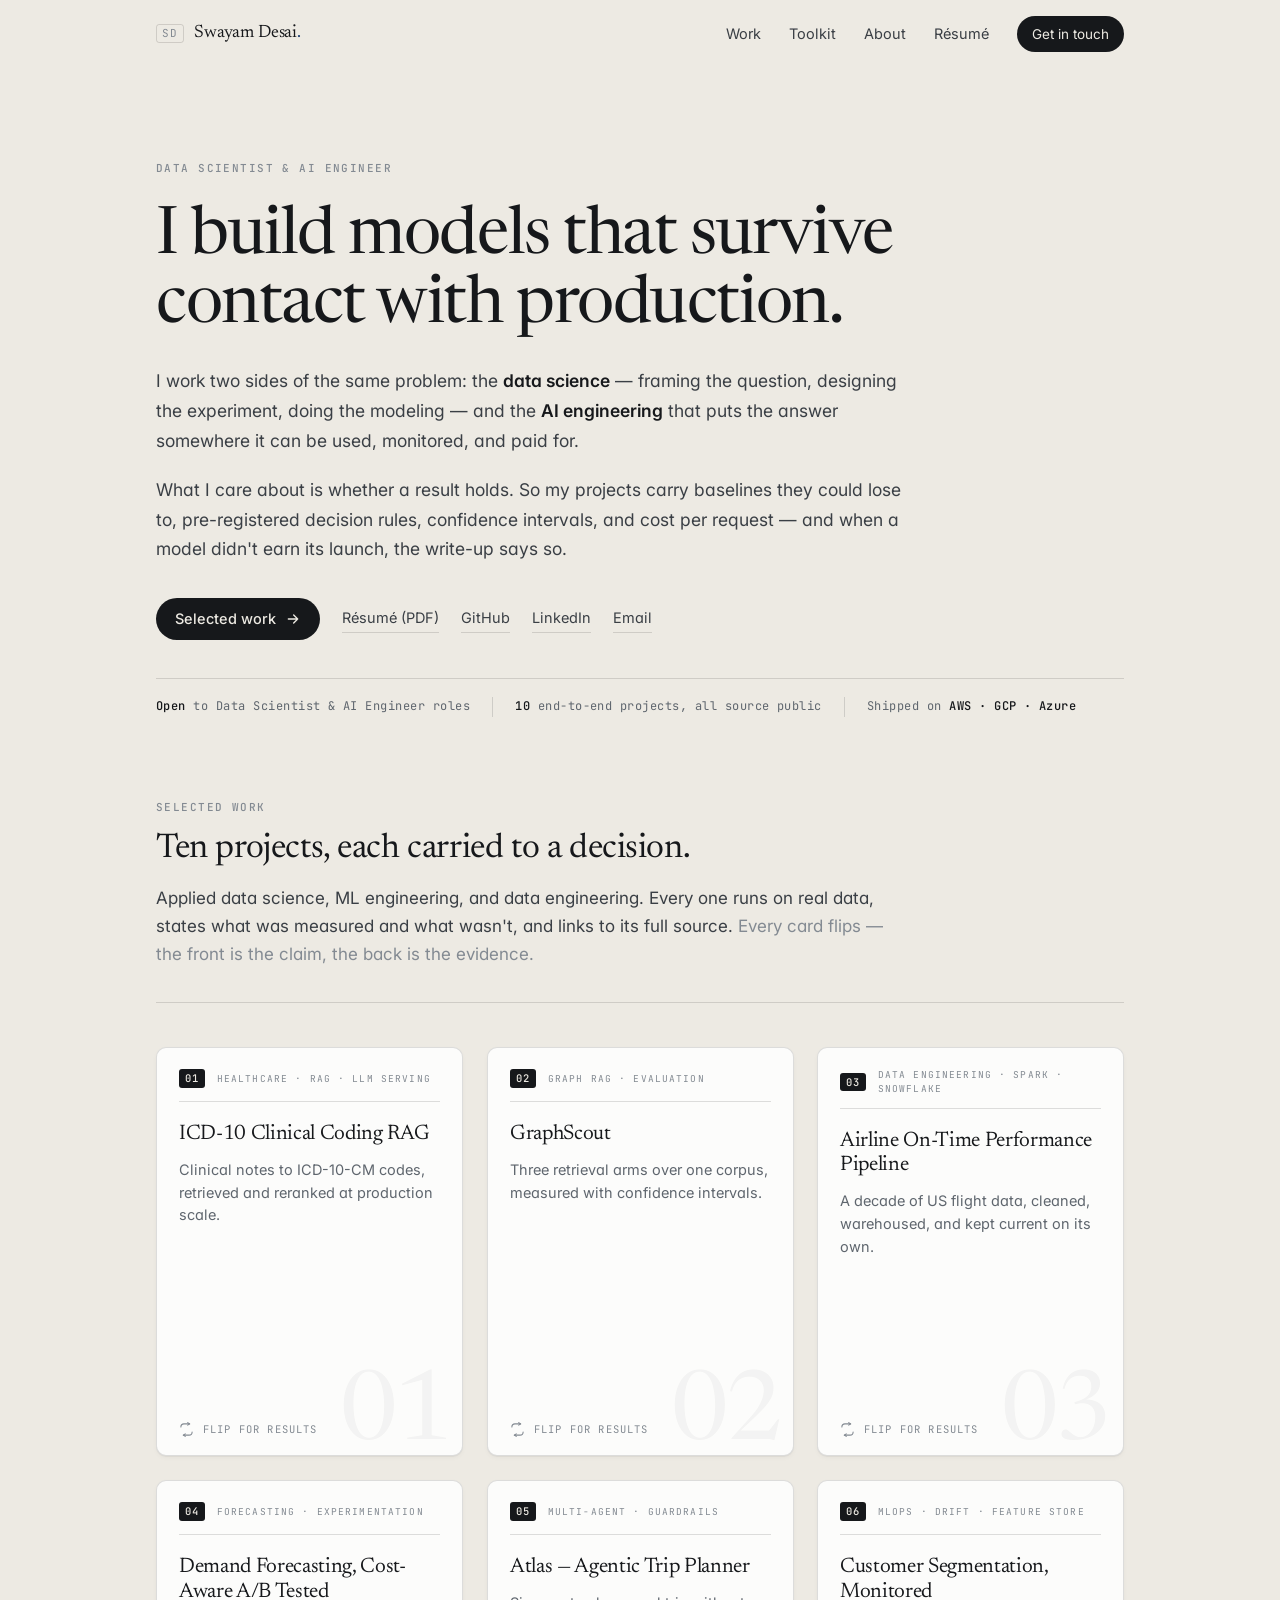
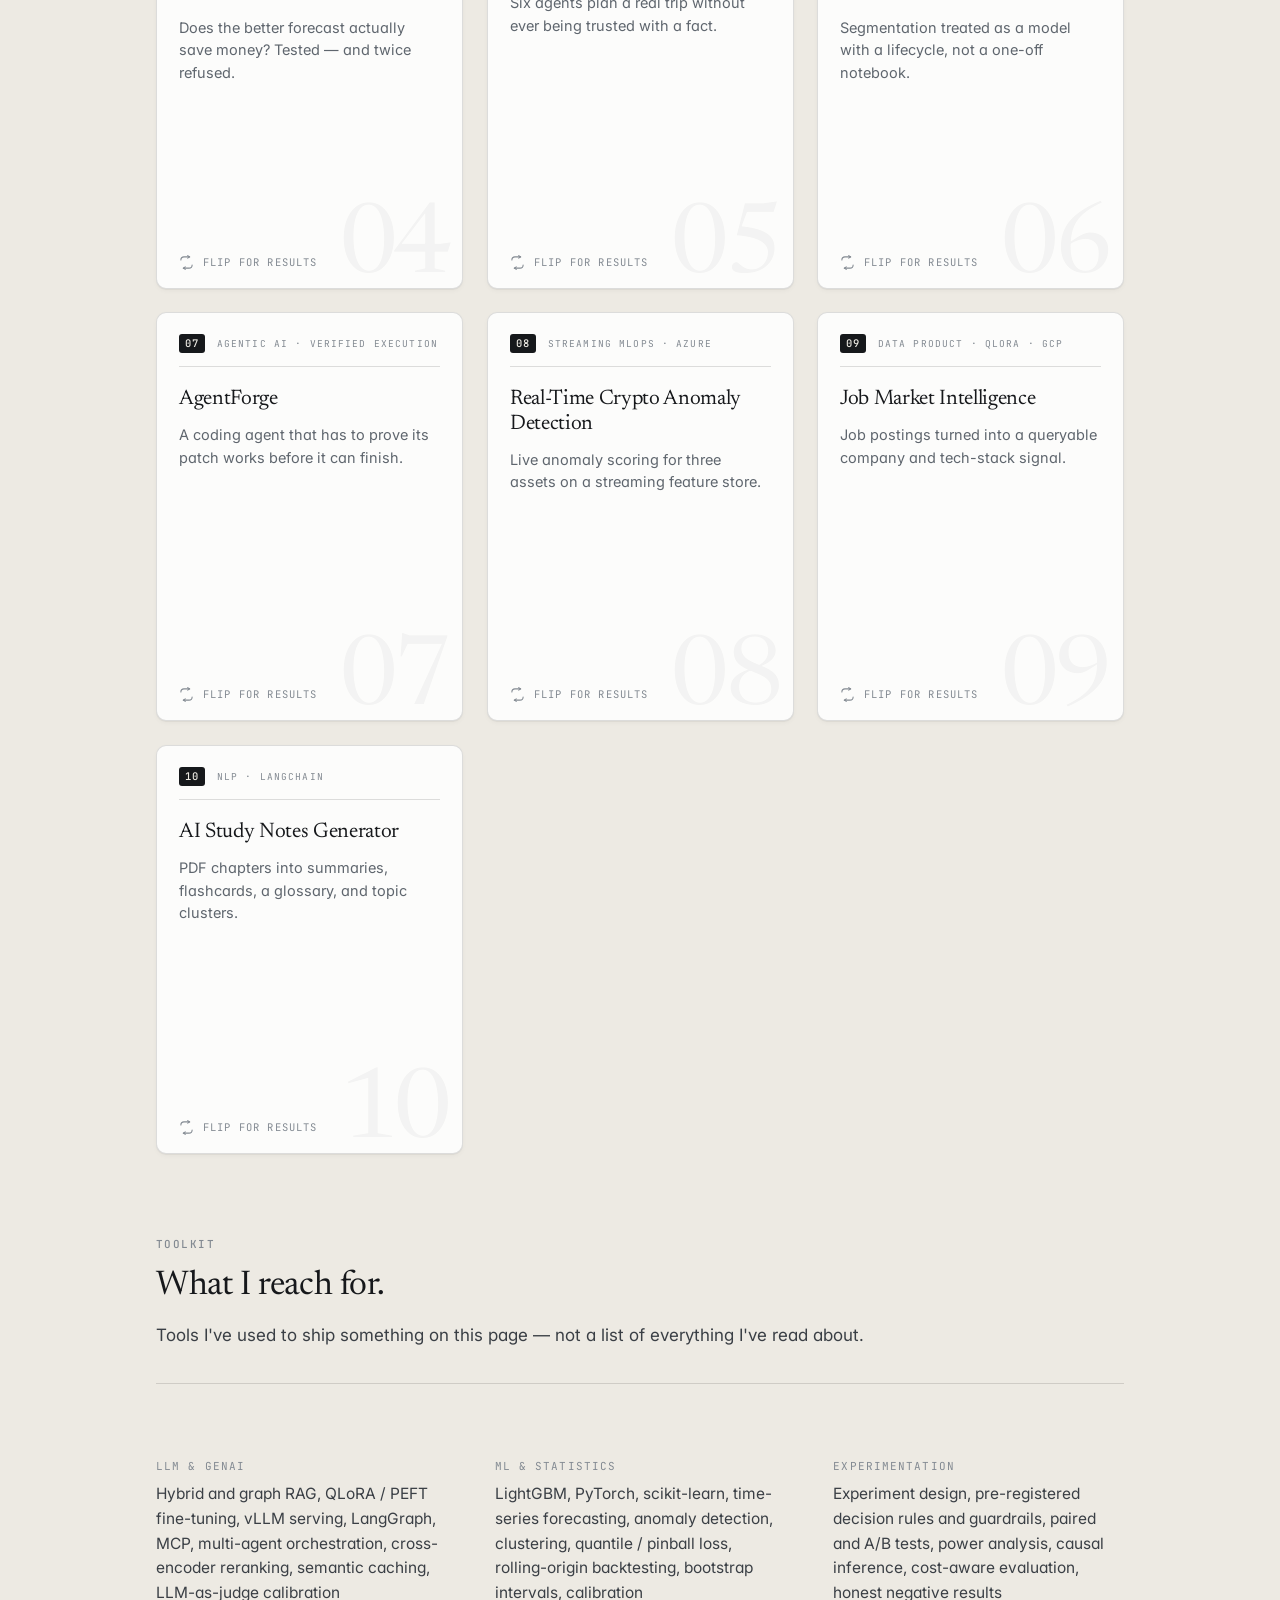
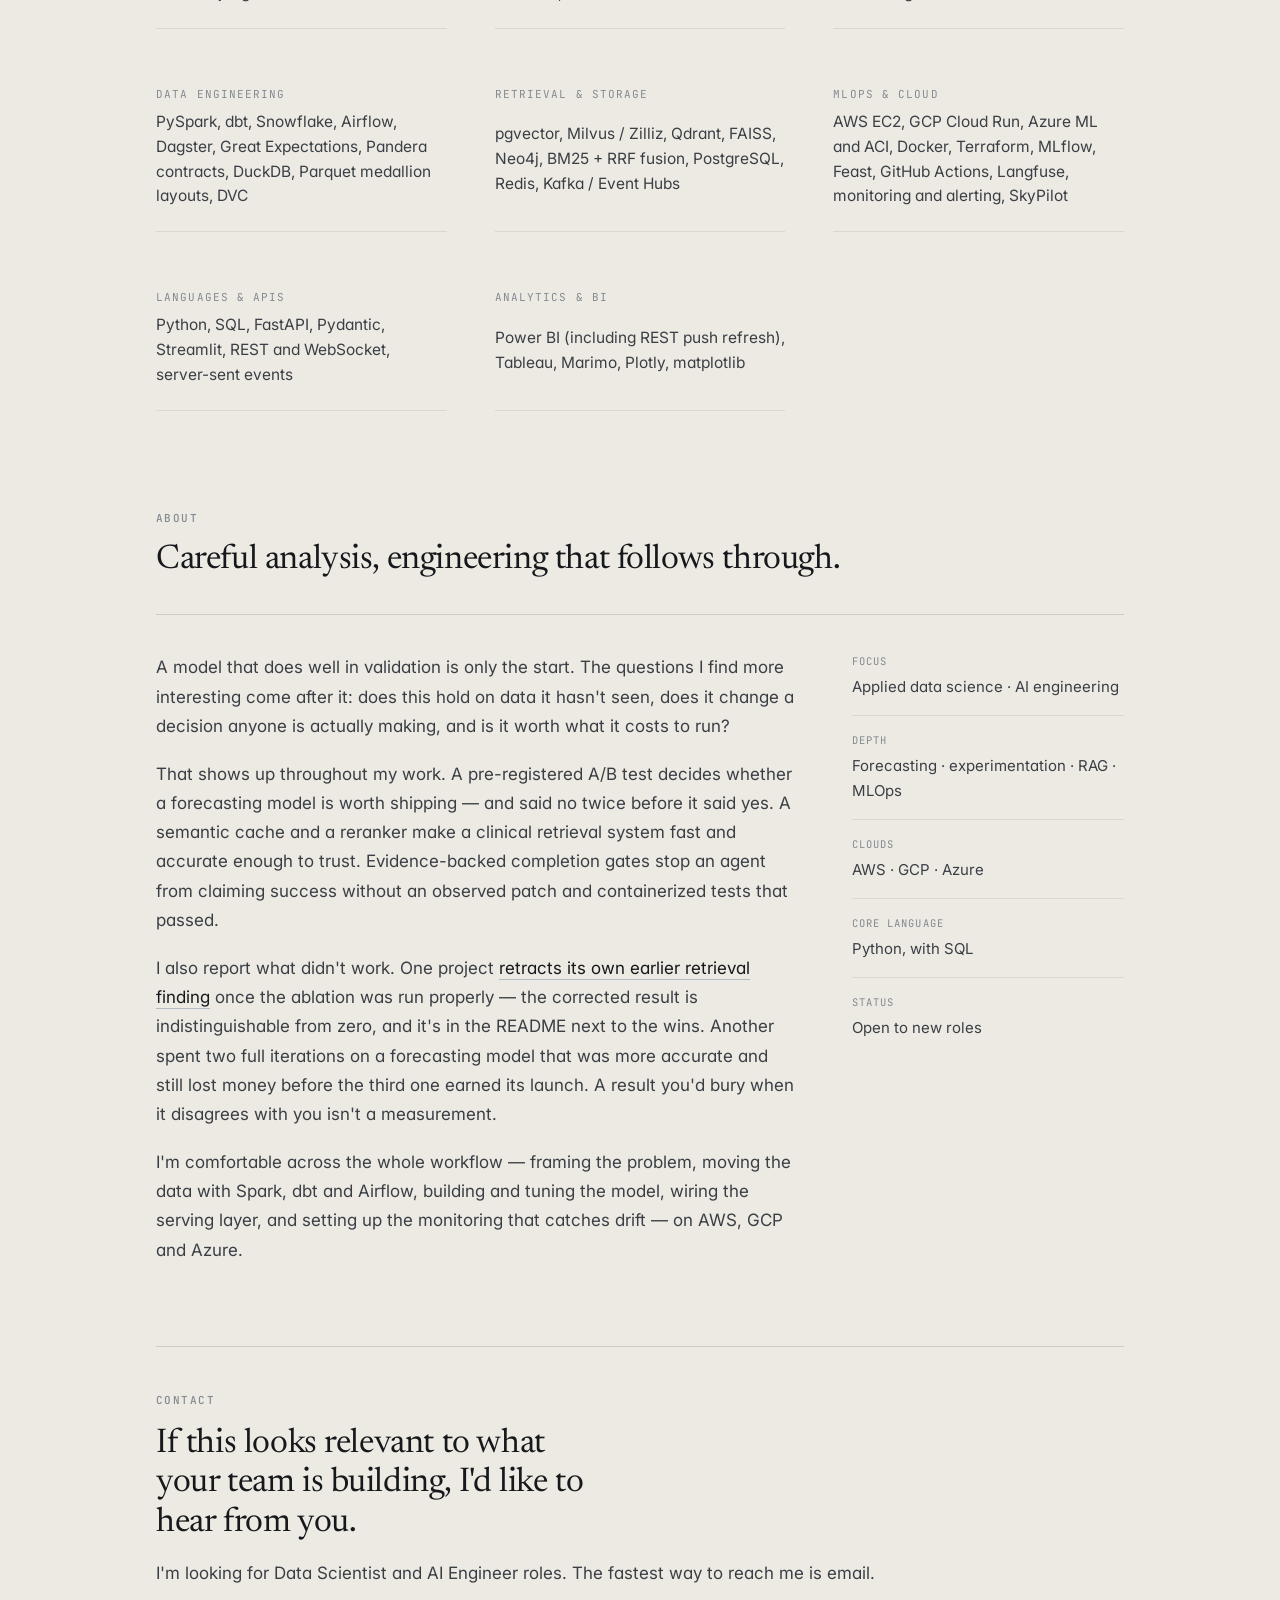
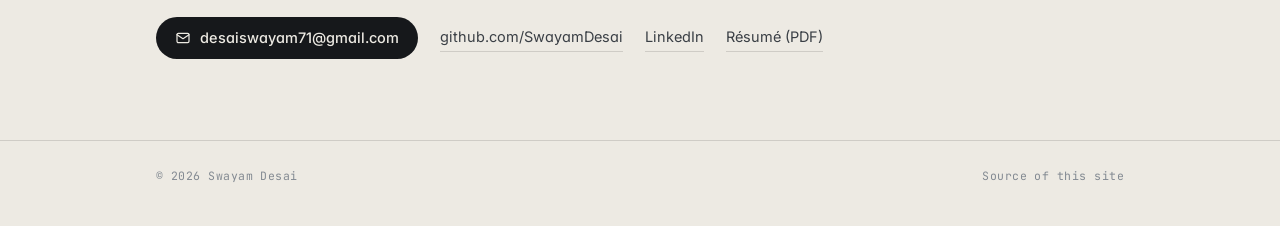
<file: index.html>
<!DOCTYPE html>
<html lang="en">
<head>
<meta charset="UTF-8" />
<meta name="viewport" content="width=device-width, initial-scale=1.0" />
<title>Swayam Desai — Data Scientist & AI Engineer</title>
<meta name="description" content="Swayam Desai — data scientist and AI engineer. Forecasting and experimentation, graph and hybrid RAG, LLM fine-tuning and serving, multi-agent systems, data pipelines at 70M+ rows, and real-time MLOps on AWS, GCP and Azure." />
<meta name="author" content="Swayam Desai" />

<meta property="og:type" content="website" />
<meta property="og:title" content="Swayam Desai — Data Scientist & AI Engineer" />
<meta property="og:description" content="Ten end-to-end projects: forecasting and experimentation, graph and hybrid RAG, LLM fine-tuning, multi-agent systems, 70M-row data pipelines, and real-time MLOps." />
<meta property="og:url" content="https://swayamdesai.github.io/" />
<meta name="twitter:card" content="summary" />

<link rel="icon" href="favicon.svg" type="image/svg+xml" />
<link rel="canonical" href="https://swayamdesai.github.io/" />
<link rel="preconnect" href="https://fonts.googleapis.com" />
<link rel="preconnect" href="https://fonts.gstatic.com" crossorigin />
<link href="https://fonts.googleapis.com/css2?family=Inter:wght@400;500;600&family=JetBrains+Mono:wght@400;500&family=Newsreader:ital,opsz,wght@0,6..72,300..600;1,6..72,300..500&display=swap" rel="stylesheet" />
<link rel="stylesheet" href="styles.css" />
</head>
<body>

<!-- ============================ NAV ============================ -->
<header class="nav" id="nav">
  <div class="wrap nav-inner">
    <a class="brand" href="#top" aria-label="Swayam Desai — home">
      <span class="mark">SD</span>
      <span>Swayam Desai<span class="dot">.</span></span>
    </a>
    <nav class="nav-links" id="navLinks" aria-label="Primary">
      <a href="#work">Work</a>
      <a href="#capabilities">Toolkit</a>
      <a href="#about">About</a>
      <a href="resume.pdf" target="_blank" rel="noopener">Résumé</a>
      <a class="nav-cta" href="#contact">Get in touch</a>
    </nav>
    <button class="nav-toggle" id="navToggle" aria-label="Toggle menu" aria-expanded="false" aria-controls="navLinks">
      <svg viewBox="0 0 24 24" fill="none" stroke="currentColor" stroke-width="1.8" stroke-linecap="round"><path d="M4 7h16M4 12h16M4 17h16"/></svg>
    </button>
  </div>
</header>

<main id="top">

  <!-- ============================ HERO ============================ -->
  <section class="hero section">
    <div class="wrap">
      <span class="eyebrow" style="margin-bottom:26px">Data scientist &amp; AI engineer</span>
      <h1>I build models that survive contact with production.</h1>
      <div class="hero-sub">
        <p>I work two sides of the same problem: the <strong>data science</strong> — framing the question, designing the experiment, doing the modeling — and the <strong>AI engineering</strong> that puts the answer somewhere it can be used, monitored, and paid for.</p>
        <p>What I care about is whether a result holds. So my projects carry baselines they could lose to, pre-registered decision rules, confidence intervals, and cost per request — and when a model didn't earn its launch, the write-up says so.</p>
      </div>
      <div class="hero-actions">
        <a class="btn btn-primary" href="#work">
          Selected work
          <svg viewBox="0 0 24 24" fill="none" stroke="currentColor" stroke-width="2" stroke-linecap="round" stroke-linejoin="round"><path d="M5 12h14M13 6l6 6-6 6"/></svg>
        </a>
        <div class="link-list">
          <a href="resume.pdf" target="_blank" rel="noopener">Résumé (PDF)</a>
          <a href="https://github.com/SwayamDesai" target="_blank" rel="noopener">GitHub</a>
          <a href="https://www.linkedin.com/in/swayam-desai/" target="_blank" rel="noopener">LinkedIn</a>
          <a href="mailto:desaiswayam71@gmail.com">Email</a>
        </div>
      </div>
      <div class="availability">
        <span><b>Open</b> to Data Scientist &amp; AI Engineer roles</span>
        <span><b>10</b> end-to-end projects, all source public</span>
        <span>Shipped on <b>AWS · GCP · Azure</b></span>
      </div>
    </div>
  </section>

  <!-- ============================ WORK ============================ -->
  <section class="section" id="work" style="padding-top:0">
    <div class="wrap">
      <div class="section-head reveal">
        <span class="eyebrow">Selected work</span>
        <h2>Ten projects, each carried to a decision.</h2>
        <p>Applied data science, ML engineering, and data engineering. Every one runs on real data, states what was measured and what wasn't, and links to its full source. <span class="muted">Every card flips — the front is the claim, the back is the evidence.</span></p>
      </div>

      <div class="fc-grid">

        <!-- 01 -->
        <article class="flashcard reveal" data-card>
          <div class="fc-inner">

            <div class="fc-face fc-front">
              <header class="fc-head">
                <span class="fc-index">01</span>
                <span class="fc-kind">Healthcare · RAG · LLM serving</span>
              </header>
              <div class="fc-body">
                <h3>ICD-10 Clinical Coding RAG</h3>
                <p class="fc-short">Clinical notes to ICD-10-CM codes, retrieved and reranked at production scale.</p>
              </div>
              <button class="fc-flip" type="button" aria-expanded="false" aria-controls="fc-back-01">
                <svg viewBox="0 0 24 24" fill="none" stroke="currentColor" stroke-width="1.7" stroke-linecap="round" stroke-linejoin="round"><path d="M3 8a5 5 0 0 1 5-5h9"/><path d="M14 1l3 2-3 2"/><path d="M21 16a5 5 0 0 1-5 5H7"/><path d="M10 23l-3-2 3-2"/></svg>
                <span>Flip for results</span>
              </button>
              <span class="fc-ghost" aria-hidden="true">01</span>
            </div>

            <div class="fc-face fc-back" id="fc-back-01" aria-label="ICD-10 Clinical Coding RAG — details and results">
              <header class="fc-head">
                <span class="fc-index">01</span>
                <button class="fc-return" type="button" aria-label="Back to the summary"><svg viewBox="0 0 24 24" fill="none" stroke="currentColor" stroke-width="1.7" stroke-linecap="round" stroke-linejoin="round"><path d="M3 8a5 5 0 0 1 5-5h9"/><path d="M14 1l3 2-3 2"/><path d="M21 16a5 5 0 0 1-5 5H7"/><path d="M10 23l-3-2 3-2"/></svg> <span>Back</span></button>
              </header>
              <div class="fc-body">
                <p class="fc-detail">Hybrid BM25 + MedCPT retrieval over 72,750 codes, cross-encoder reranking, and a QLoRA-tuned Llama-3.2 served on vLLM behind a semantic cache. Scored on 1,000 held-out notes.</p>
              <dl class="fc-figs">
                <div class="fig"><dt>recall@5 over 1,000 notes</dt><dd>74%</dd></div>
                <div class="fig"><dt>cache-hit latency</dt><dd>&lt;50 ms</dd></div>
              </dl>
              </div>
              <footer class="fc-foot">
                <a class="fc-cta" href="projects/icd10-rag.html">Case study <svg viewBox="0 0 24 24" fill="none" stroke="currentColor" stroke-width="2" stroke-linecap="round" stroke-linejoin="round"><path d="M5 12h14M13 6l6 6-6 6"/></svg></a>
                <a class="fc-src" href="https://github.com/SwayamDesai/icd10-rag" target="_blank" rel="noopener"><svg viewBox="0 0 24 24" fill="currentColor"><path d="M12 2C6.48 2 2 6.58 2 12.25c0 4.53 2.87 8.37 6.84 9.73.5.1.68-.22.68-.49 0-.24-.01-.87-.01-1.71-2.78.62-3.37-1.37-3.37-1.37-.45-1.18-1.11-1.49-1.11-1.49-.91-.64.07-.62.07-.62 1 .07 1.53 1.06 1.53 1.06.89 1.56 2.34 1.11 2.91.85.09-.66.35-1.11.63-1.37-2.22-.26-4.56-1.14-4.56-5.07 0-1.12.39-2.03 1.03-2.75-.1-.26-.45-1.3.1-2.71 0 0 .84-.28 2.75 1.05a9.35 9.35 0 0 1 2.5-.34c.85 0 1.71.12 2.5.34 1.91-1.33 2.75-1.05 2.75-1.05.55 1.41.2 2.45.1 2.71.64.72 1.03 1.63 1.03 2.75 0 3.94-2.34 4.81-4.57 5.06.36.32.68.94.68 1.9 0 1.37-.01 2.47-.01 2.81 0 .27.18.6.69.49A10.04 10.04 0 0 0 22 12.25C22 6.58 17.52 2 12 2Z"/></svg> Source</a>
              </footer>
            </div>

          </div>
        </article>

        <!-- 02 -->
        <article class="flashcard reveal" data-card>
          <div class="fc-inner">

            <div class="fc-face fc-front">
              <header class="fc-head">
                <span class="fc-index">02</span>
                <span class="fc-kind">Graph RAG · evaluation</span>
              </header>
              <div class="fc-body">
                <h3>GraphScout</h3>
                <p class="fc-short">Three retrieval arms over one corpus, measured with confidence intervals.</p>
              </div>
              <button class="fc-flip" type="button" aria-expanded="false" aria-controls="fc-back-02">
                <svg viewBox="0 0 24 24" fill="none" stroke="currentColor" stroke-width="1.7" stroke-linecap="round" stroke-linejoin="round"><path d="M3 8a5 5 0 0 1 5-5h9"/><path d="M14 1l3 2-3 2"/><path d="M21 16a5 5 0 0 1-5 5H7"/><path d="M10 23l-3-2 3-2"/></svg>
                <span>Flip for results</span>
              </button>
              <span class="fc-ghost" aria-hidden="true">02</span>
            </div>

            <div class="fc-face fc-back" id="fc-back-02" aria-label="GraphScout — details and results">
              <header class="fc-head">
                <span class="fc-index">02</span>
                <button class="fc-return" type="button" aria-label="Back to the summary"><svg viewBox="0 0 24 24" fill="none" stroke="currentColor" stroke-width="1.7" stroke-linecap="round" stroke-linejoin="round"><path d="M3 8a5 5 0 0 1 5-5h9"/><path d="M14 1l3 2-3 2"/><path d="M21 16a5 5 0 0 1-5 5H7"/><path d="M10 23l-3-2 3-2"/></svg> <span>Back</span></button>
              </header>
              <div class="fc-body">
                <p class="fc-detail">Baseline, graph-RAG and agentic arms scored on one corpus with bootstrap CIs. Agentic retrieval nearly doubles recall — and answer F1 barely moves, so retrieval was never the constraint.</p>
              <dl class="fc-figs">
                <div class="fig"><dt>recall@8, dense → agentic</dt><dd>0.454 → 0.838</dd></div>
                <div class="fig"><dt>all-support@8</dt><dd>14% → 65%</dd></div>
              </dl>
              </div>
              <footer class="fc-foot">
                <a class="fc-cta" href="projects/graphscout.html">Case study <svg viewBox="0 0 24 24" fill="none" stroke="currentColor" stroke-width="2" stroke-linecap="round" stroke-linejoin="round"><path d="M5 12h14M13 6l6 6-6 6"/></svg></a>
                <a class="fc-src" href="https://github.com/SwayamDesai/graphscout" target="_blank" rel="noopener"><svg viewBox="0 0 24 24" fill="currentColor"><path d="M12 2C6.48 2 2 6.58 2 12.25c0 4.53 2.87 8.37 6.84 9.73.5.1.68-.22.68-.49 0-.24-.01-.87-.01-1.71-2.78.62-3.37-1.37-3.37-1.37-.45-1.18-1.11-1.49-1.11-1.49-.91-.64.07-.62.07-.62 1 .07 1.53 1.06 1.53 1.06.89 1.56 2.34 1.11 2.91.85.09-.66.35-1.11.63-1.37-2.22-.26-4.56-1.14-4.56-5.07 0-1.12.39-2.03 1.03-2.75-.1-.26-.45-1.3.1-2.71 0 0 .84-.28 2.75 1.05a9.35 9.35 0 0 1 2.5-.34c.85 0 1.71.12 2.5.34 1.91-1.33 2.75-1.05 2.75-1.05.55 1.41.2 2.45.1 2.71.64.72 1.03 1.63 1.03 2.75 0 3.94-2.34 4.81-4.57 5.06.36.32.68.94.68 1.9 0 1.37-.01 2.47-.01 2.81 0 .27.18.6.69.49A10.04 10.04 0 0 0 22 12.25C22 6.58 17.52 2 12 2Z"/></svg> Source</a>
              </footer>
            </div>

          </div>
        </article>

        <!-- 03 -->
        <article class="flashcard reveal" data-card>
          <div class="fc-inner">

            <div class="fc-face fc-front">
              <header class="fc-head">
                <span class="fc-index">03</span>
                <span class="fc-kind">Data engineering · Spark · Snowflake</span>
              </header>
              <div class="fc-body">
                <h3>Airline On-Time Performance Pipeline</h3>
                <p class="fc-short">A decade of US flight data, cleaned, warehoused, and kept current on its own.</p>
              </div>
              <button class="fc-flip" type="button" aria-expanded="false" aria-controls="fc-back-03">
                <svg viewBox="0 0 24 24" fill="none" stroke="currentColor" stroke-width="1.7" stroke-linecap="round" stroke-linejoin="round"><path d="M3 8a5 5 0 0 1 5-5h9"/><path d="M14 1l3 2-3 2"/><path d="M21 16a5 5 0 0 1-5 5H7"/><path d="M10 23l-3-2 3-2"/></svg>
                <span>Flip for results</span>
              </button>
              <span class="fc-ghost" aria-hidden="true">03</span>
            </div>

            <div class="fc-face fc-back" id="fc-back-03" aria-label="Airline On-Time Performance Pipeline — details and results">
              <header class="fc-head">
                <span class="fc-index">03</span>
                <button class="fc-return" type="button" aria-label="Back to the summary"><svg viewBox="0 0 24 24" fill="none" stroke="currentColor" stroke-width="1.7" stroke-linecap="round" stroke-linejoin="round"><path d="M3 8a5 5 0 0 1 5-5h9"/><path d="M14 1l3 2-3 2"/><path d="M21 16a5 5 0 0 1-5 5H7"/><path d="M10 23l-3-2 3-2"/></svg> <span>Back</span></button>
              </header>
              <div class="fc-body">
                <p class="fc-detail">Spark cleans a decade of BTS flights into partitioned Parquet; dbt models it in Snowflake behind 36 tests and a Great Expectations gate. A monthly Airflow DAG ingested a new month unattended.</p>
              <dl class="fc-figs">
                <div class="fig"><dt>rows across 137 files</dt><dd>72.9M</dd></div>
                <div class="fig"><dt>smaller on disk after cleaning</dt><dd>94%</dd></div>
              </dl>
              </div>
              <footer class="fc-foot">
                <a class="fc-cta" href="projects/airline-otp-pipeline.html">Case study <svg viewBox="0 0 24 24" fill="none" stroke="currentColor" stroke-width="2" stroke-linecap="round" stroke-linejoin="round"><path d="M5 12h14M13 6l6 6-6 6"/></svg></a>
                <a class="fc-src" href="https://github.com/SwayamDesai/airline-otp-pipeline" target="_blank" rel="noopener"><svg viewBox="0 0 24 24" fill="currentColor"><path d="M12 2C6.48 2 2 6.58 2 12.25c0 4.53 2.87 8.37 6.84 9.73.5.1.68-.22.68-.49 0-.24-.01-.87-.01-1.71-2.78.62-3.37-1.37-3.37-1.37-.45-1.18-1.11-1.49-1.11-1.49-.91-.64.07-.62.07-.62 1 .07 1.53 1.06 1.53 1.06.89 1.56 2.34 1.11 2.91.85.09-.66.35-1.11.63-1.37-2.22-.26-4.56-1.14-4.56-5.07 0-1.12.39-2.03 1.03-2.75-.1-.26-.45-1.3.1-2.71 0 0 .84-.28 2.75 1.05a9.35 9.35 0 0 1 2.5-.34c.85 0 1.71.12 2.5.34 1.91-1.33 2.75-1.05 2.75-1.05.55 1.41.2 2.45.1 2.71.64.72 1.03 1.63 1.03 2.75 0 3.94-2.34 4.81-4.57 5.06.36.32.68.94.68 1.9 0 1.37-.01 2.47-.01 2.81 0 .27.18.6.69.49A10.04 10.04 0 0 0 22 12.25C22 6.58 17.52 2 12 2Z"/></svg> Source</a>
              </footer>
            </div>

          </div>
        </article>

        <!-- 04 -->
        <article class="flashcard reveal" data-card>
          <div class="fc-inner">

            <div class="fc-face fc-front">
              <header class="fc-head">
                <span class="fc-index">04</span>
                <span class="fc-kind">Forecasting · experimentation</span>
              </header>
              <div class="fc-body">
                <h3>Demand Forecasting, Cost-Aware A/B Tested</h3>
                <p class="fc-short">Does the better forecast actually save money? Tested — and twice refused.</p>
              </div>
              <button class="fc-flip" type="button" aria-expanded="false" aria-controls="fc-back-04">
                <svg viewBox="0 0 24 24" fill="none" stroke="currentColor" stroke-width="1.7" stroke-linecap="round" stroke-linejoin="round"><path d="M3 8a5 5 0 0 1 5-5h9"/><path d="M14 1l3 2-3 2"/><path d="M21 16a5 5 0 0 1-5 5H7"/><path d="M10 23l-3-2 3-2"/></svg>
                <span>Flip for results</span>
              </button>
              <span class="fc-ghost" aria-hidden="true">04</span>
            </div>

            <div class="fc-face fc-back" id="fc-back-04" aria-label="Demand Forecasting, Cost-Aware A/B Tested — details and results">
              <header class="fc-head">
                <span class="fc-index">04</span>
                <button class="fc-return" type="button" aria-label="Back to the summary"><svg viewBox="0 0 24 24" fill="none" stroke="currentColor" stroke-width="1.7" stroke-linecap="round" stroke-linejoin="round"><path d="M3 8a5 5 0 0 1 5-5h9"/><path d="M14 1l3 2-3 2"/><path d="M21 16a5 5 0 0 1-5 5H7"/><path d="M10 23l-3-2 3-2"/></svg> <span>Back</span></button>
              </header>
              <div class="fc-body">
                <p class="fc-detail">A newsvendor cost simulation and a pre-registered A/B test over the full M5 panel. Two iterations returned HOLD; ordering the cost-optimal quantile instead of the mean is what shipped.</p>
              <dl class="fc-figs">
                <div class="fig"><dt>inventory cost, CI [−15.3, −12.9]</dt><dd>−14.1%</dd></div>
                <div class="fig"><dt>paired series in the test</dt><dd>30,474</dd></div>
              </dl>
              </div>
              <footer class="fc-foot">
                <a class="fc-cta" href="projects/demand-forecasting.html">Case study <svg viewBox="0 0 24 24" fill="none" stroke="currentColor" stroke-width="2" stroke-linecap="round" stroke-linejoin="round"><path d="M5 12h14M13 6l6 6-6 6"/></svg></a>
                <a class="fc-src" href="https://github.com/SwayamDesai/demand-forecasting-ab-testing" target="_blank" rel="noopener"><svg viewBox="0 0 24 24" fill="currentColor"><path d="M12 2C6.48 2 2 6.58 2 12.25c0 4.53 2.87 8.37 6.84 9.73.5.1.68-.22.68-.49 0-.24-.01-.87-.01-1.71-2.78.62-3.37-1.37-3.37-1.37-.45-1.18-1.11-1.49-1.11-1.49-.91-.64.07-.62.07-.62 1 .07 1.53 1.06 1.53 1.06.89 1.56 2.34 1.11 2.91.85.09-.66.35-1.11.63-1.37-2.22-.26-4.56-1.14-4.56-5.07 0-1.12.39-2.03 1.03-2.75-.1-.26-.45-1.3.1-2.71 0 0 .84-.28 2.75 1.05a9.35 9.35 0 0 1 2.5-.34c.85 0 1.71.12 2.5.34 1.91-1.33 2.75-1.05 2.75-1.05.55 1.41.2 2.45.1 2.71.64.72 1.03 1.63 1.03 2.75 0 3.94-2.34 4.81-4.57 5.06.36.32.68.94.68 1.9 0 1.37-.01 2.47-.01 2.81 0 .27.18.6.69.49A10.04 10.04 0 0 0 22 12.25C22 6.58 17.52 2 12 2Z"/></svg> Source</a>
              </footer>
            </div>

          </div>
        </article>

        <!-- 05 -->
        <article class="flashcard reveal" data-card>
          <div class="fc-inner">

            <div class="fc-face fc-front">
              <header class="fc-head">
                <span class="fc-index">05</span>
                <span class="fc-kind">Multi-agent · guardrails</span>
              </header>
              <div class="fc-body">
                <h3>Atlas — Agentic Trip Planner</h3>
                <p class="fc-short">Six agents plan a real trip without ever being trusted with a fact.</p>
              </div>
              <button class="fc-flip" type="button" aria-expanded="false" aria-controls="fc-back-05">
                <svg viewBox="0 0 24 24" fill="none" stroke="currentColor" stroke-width="1.7" stroke-linecap="round" stroke-linejoin="round"><path d="M3 8a5 5 0 0 1 5-5h9"/><path d="M14 1l3 2-3 2"/><path d="M21 16a5 5 0 0 1-5 5H7"/><path d="M10 23l-3-2 3-2"/></svg>
                <span>Flip for results</span>
              </button>
              <span class="fc-ghost" aria-hidden="true">05</span>
            </div>

            <div class="fc-face fc-back" id="fc-back-05" aria-label="Atlas — Agentic Trip Planner — details and results">
              <header class="fc-head">
                <span class="fc-index">05</span>
                <button class="fc-return" type="button" aria-label="Back to the summary"><svg viewBox="0 0 24 24" fill="none" stroke="currentColor" stroke-width="1.7" stroke-linecap="round" stroke-linejoin="round"><path d="M3 8a5 5 0 0 1 5-5h9"/><path d="M14 1l3 2-3 2"/><path d="M21 16a5 5 0 0 1-5 5H7"/><path d="M10 23l-3-2 3-2"/></svg> <span>Back</span></button>
              </header>
              <div class="fc-body">
                <p class="fc-detail">Six agents with narrow tool sets each. Every price is checked against the payload it came from, all arithmetic is Python, and uncertainty is labelled — on free-tier APIs throughout.</p>
              <dl class="fc-figs">
                <div class="fig"><dt>tests + a 12-case eval set</dt><dd>608</dd></div>
                <div class="fig"><dt>cold run vs resumed</dt><dd>87.2s → 1.4s</dd></div>
              </dl>
              </div>
              <footer class="fc-foot">
                <a class="fc-cta" href="projects/agentic-trip-planner.html">Case study <svg viewBox="0 0 24 24" fill="none" stroke="currentColor" stroke-width="2" stroke-linecap="round" stroke-linejoin="round"><path d="M5 12h14M13 6l6 6-6 6"/></svg></a>
                <a class="fc-src" href="https://github.com/SwayamDesai/agentic-trip-planner" target="_blank" rel="noopener"><svg viewBox="0 0 24 24" fill="currentColor"><path d="M12 2C6.48 2 2 6.58 2 12.25c0 4.53 2.87 8.37 6.84 9.73.5.1.68-.22.68-.49 0-.24-.01-.87-.01-1.71-2.78.62-3.37-1.37-3.37-1.37-.45-1.18-1.11-1.49-1.11-1.49-.91-.64.07-.62.07-.62 1 .07 1.53 1.06 1.53 1.06.89 1.56 2.34 1.11 2.91.85.09-.66.35-1.11.63-1.37-2.22-.26-4.56-1.14-4.56-5.07 0-1.12.39-2.03 1.03-2.75-.1-.26-.45-1.3.1-2.71 0 0 .84-.28 2.75 1.05a9.35 9.35 0 0 1 2.5-.34c.85 0 1.71.12 2.5.34 1.91-1.33 2.75-1.05 2.75-1.05.55 1.41.2 2.45.1 2.71.64.72 1.03 1.63 1.03 2.75 0 3.94-2.34 4.81-4.57 5.06.36.32.68.94.68 1.9 0 1.37-.01 2.47-.01 2.81 0 .27.18.6.69.49A10.04 10.04 0 0 0 22 12.25C22 6.58 17.52 2 12 2Z"/></svg> Source</a>
              </footer>
            </div>

          </div>
        </article>

        <!-- 06 -->
        <article class="flashcard reveal" data-card>
          <div class="fc-inner">

            <div class="fc-face fc-front">
              <header class="fc-head">
                <span class="fc-index">06</span>
                <span class="fc-kind">MLOps · drift · feature store</span>
              </header>
              <div class="fc-body">
                <h3>Customer Segmentation, Monitored</h3>
                <p class="fc-short">Segmentation treated as a model with a lifecycle, not a one-off notebook.</p>
              </div>
              <button class="fc-flip" type="button" aria-expanded="false" aria-controls="fc-back-06">
                <svg viewBox="0 0 24 24" fill="none" stroke="currentColor" stroke-width="1.7" stroke-linecap="round" stroke-linejoin="round"><path d="M3 8a5 5 0 0 1 5-5h9"/><path d="M14 1l3 2-3 2"/><path d="M21 16a5 5 0 0 1-5 5H7"/><path d="M10 23l-3-2 3-2"/></svg>
                <span>Flip for results</span>
              </button>
              <span class="fc-ghost" aria-hidden="true">06</span>
            </div>

            <div class="fc-face fc-back" id="fc-back-06" aria-label="Customer Segmentation, Monitored — details and results">
              <header class="fc-head">
                <span class="fc-index">06</span>
                <button class="fc-return" type="button" aria-label="Back to the summary"><svg viewBox="0 0 24 24" fill="none" stroke="currentColor" stroke-width="1.7" stroke-linecap="round" stroke-linejoin="round"><path d="M3 8a5 5 0 0 1 5-5h9"/><path d="M14 1l3 2-3 2"/><path d="M21 16a5 5 0 0 1-5 5H7"/><path d="M10 23l-3-2 3-2"/></svg> <span>Back</span></button>
              </header>
              <div class="fc-body">
                <p class="fc-detail">Windowed RFM features, a six-algorithm bakeoff, and drift thresholds calibrated on the data's own variation, with MLflow champion/challenger retraining behind a Feast store.</p>
              <dl class="fc-figs">
                <div class="fig"><dt>drift alerts after calibration</dt><dd>21/22 → 4</dd></div>
                <div class="fig"><dt>customer-window rows</dt><dd>47,170</dd></div>
              </dl>
              </div>
              <footer class="fc-foot">
                <a class="fc-cta" href="projects/customer-segmentation-drift.html">Case study <svg viewBox="0 0 24 24" fill="none" stroke="currentColor" stroke-width="2" stroke-linecap="round" stroke-linejoin="round"><path d="M5 12h14M13 6l6 6-6 6"/></svg></a>
                <a class="fc-src" href="https://github.com/SwayamDesai/customer-segmentation-drift" target="_blank" rel="noopener"><svg viewBox="0 0 24 24" fill="currentColor"><path d="M12 2C6.48 2 2 6.58 2 12.25c0 4.53 2.87 8.37 6.84 9.73.5.1.68-.22.68-.49 0-.24-.01-.87-.01-1.71-2.78.62-3.37-1.37-3.37-1.37-.45-1.18-1.11-1.49-1.11-1.49-.91-.64.07-.62.07-.62 1 .07 1.53 1.06 1.53 1.06.89 1.56 2.34 1.11 2.91.85.09-.66.35-1.11.63-1.37-2.22-.26-4.56-1.14-4.56-5.07 0-1.12.39-2.03 1.03-2.75-.1-.26-.45-1.3.1-2.71 0 0 .84-.28 2.75 1.05a9.35 9.35 0 0 1 2.5-.34c.85 0 1.71.12 2.5.34 1.91-1.33 2.75-1.05 2.75-1.05.55 1.41.2 2.45.1 2.71.64.72 1.03 1.63 1.03 2.75 0 3.94-2.34 4.81-4.57 5.06.36.32.68.94.68 1.9 0 1.37-.01 2.47-.01 2.81 0 .27.18.6.69.49A10.04 10.04 0 0 0 22 12.25C22 6.58 17.52 2 12 2Z"/></svg> Source</a>
              </footer>
            </div>

          </div>
        </article>

        <!-- 07 -->
        <article class="flashcard reveal" data-card>
          <div class="fc-inner">

            <div class="fc-face fc-front">
              <header class="fc-head">
                <span class="fc-index">07</span>
                <span class="fc-kind">Agentic AI · verified execution</span>
              </header>
              <div class="fc-body">
                <h3>AgentForge</h3>
                <p class="fc-short">A coding agent that has to prove its patch works before it can finish.</p>
              </div>
              <button class="fc-flip" type="button" aria-expanded="false" aria-controls="fc-back-07">
                <svg viewBox="0 0 24 24" fill="none" stroke="currentColor" stroke-width="1.7" stroke-linecap="round" stroke-linejoin="round"><path d="M3 8a5 5 0 0 1 5-5h9"/><path d="M14 1l3 2-3 2"/><path d="M21 16a5 5 0 0 1-5 5H7"/><path d="M10 23l-3-2 3-2"/></svg>
                <span>Flip for results</span>
              </button>
              <span class="fc-ghost" aria-hidden="true">07</span>
            </div>

            <div class="fc-face fc-back" id="fc-back-07" aria-label="AgentForge — details and results">
              <header class="fc-head">
                <span class="fc-index">07</span>
                <button class="fc-return" type="button" aria-label="Back to the summary"><svg viewBox="0 0 24 24" fill="none" stroke="currentColor" stroke-width="1.7" stroke-linecap="round" stroke-linejoin="round"><path d="M3 8a5 5 0 0 1 5-5h9"/><path d="M14 1l3 2-3 2"/><path d="M21 16a5 5 0 0 1-5 5H7"/><path d="M10 23l-3-2 3-2"/></svg> <span>Back</span></button>
              </header>
              <div class="fc-body">
                <p class="fc-detail">Writes a failing acceptance test first, patches, then verifies through deterministic gates: digest-checked tests, static checks before any model review, bounded repair, enforced budgets.</p>
              <dl class="fc-figs">
                <div class="fig"><dt>automated tests passing</dt><dd>206</dd></div>
              </dl>
              </div>
              <footer class="fc-foot">
                <a class="fc-cta" href="projects/agentforge.html">Case study <svg viewBox="0 0 24 24" fill="none" stroke="currentColor" stroke-width="2" stroke-linecap="round" stroke-linejoin="round"><path d="M5 12h14M13 6l6 6-6 6"/></svg></a>
                <a class="fc-src" href="https://github.com/SwayamDesai/AgentForge" target="_blank" rel="noopener"><svg viewBox="0 0 24 24" fill="currentColor"><path d="M12 2C6.48 2 2 6.58 2 12.25c0 4.53 2.87 8.37 6.84 9.73.5.1.68-.22.68-.49 0-.24-.01-.87-.01-1.71-2.78.62-3.37-1.37-3.37-1.37-.45-1.18-1.11-1.49-1.11-1.49-.91-.64.07-.62.07-.62 1 .07 1.53 1.06 1.53 1.06.89 1.56 2.34 1.11 2.91.85.09-.66.35-1.11.63-1.37-2.22-.26-4.56-1.14-4.56-5.07 0-1.12.39-2.03 1.03-2.75-.1-.26-.45-1.3.1-2.71 0 0 .84-.28 2.75 1.05a9.35 9.35 0 0 1 2.5-.34c.85 0 1.71.12 2.5.34 1.91-1.33 2.75-1.05 2.75-1.05.55 1.41.2 2.45.1 2.71.64.72 1.03 1.63 1.03 2.75 0 3.94-2.34 4.81-4.57 5.06.36.32.68.94.68 1.9 0 1.37-.01 2.47-.01 2.81 0 .27.18.6.69.49A10.04 10.04 0 0 0 22 12.25C22 6.58 17.52 2 12 2Z"/></svg> Source</a>
              </footer>
            </div>

          </div>
        </article>

        <!-- 08 -->
        <article class="flashcard reveal" data-card>
          <div class="fc-inner">

            <div class="fc-face fc-front">
              <header class="fc-head">
                <span class="fc-index">08</span>
                <span class="fc-kind">Streaming MLOps · Azure</span>
              </header>
              <div class="fc-body">
                <h3>Real-Time Crypto Anomaly Detection</h3>
                <p class="fc-short">Live anomaly scoring for three assets on a streaming feature store.</p>
              </div>
              <button class="fc-flip" type="button" aria-expanded="false" aria-controls="fc-back-08">
                <svg viewBox="0 0 24 24" fill="none" stroke="currentColor" stroke-width="1.7" stroke-linecap="round" stroke-linejoin="round"><path d="M3 8a5 5 0 0 1 5-5h9"/><path d="M14 1l3 2-3 2"/><path d="M21 16a5 5 0 0 1-5 5H7"/><path d="M10 23l-3-2 3-2"/></svg>
                <span>Flip for results</span>
              </button>
              <span class="fc-ghost" aria-hidden="true">08</span>
            </div>

            <div class="fc-face fc-back" id="fc-back-08" aria-label="Real-Time Crypto Anomaly Detection — details and results">
              <header class="fc-head">
                <span class="fc-index">08</span>
                <button class="fc-return" type="button" aria-label="Back to the summary"><svg viewBox="0 0 24 24" fill="none" stroke="currentColor" stroke-width="1.7" stroke-linecap="round" stroke-linejoin="round"><path d="M3 8a5 5 0 0 1 5-5h9"/><path d="M14 1l3 2-3 2"/><path d="M21 16a5 5 0 0 1-5 5H7"/><path d="M10 23l-3-2 3-2"/></svg> <span>Back</span></button>
              </header>
              <div class="fc-body">
                <p class="fc-detail">Coinbase WebSocket to Event Hubs, a stateful feature engine, a Redis feature store, and an Isolation-Forest plus autoencoder ensemble. One feature definition serves training and serving.</p>
              <dl class="fc-figs">
                <div class="fig"><dt>feature-store reads</dt><dd>&lt;5 ms</dd></div>
                <div class="fig"><dt>retrain, register, redeploy</dt><dd>Weekly</dd></div>
              </dl>
              </div>
              <footer class="fc-foot">
                <a class="fc-cta" href="projects/crypto-anomaly-mlops.html">Case study <svg viewBox="0 0 24 24" fill="none" stroke="currentColor" stroke-width="2" stroke-linecap="round" stroke-linejoin="round"><path d="M5 12h14M13 6l6 6-6 6"/></svg></a>
                <a class="fc-src" href="https://github.com/SwayamDesai/crypto-anomaly-mlops" target="_blank" rel="noopener"><svg viewBox="0 0 24 24" fill="currentColor"><path d="M12 2C6.48 2 2 6.58 2 12.25c0 4.53 2.87 8.37 6.84 9.73.5.1.68-.22.68-.49 0-.24-.01-.87-.01-1.71-2.78.62-3.37-1.37-3.37-1.37-.45-1.18-1.11-1.49-1.11-1.49-.91-.64.07-.62.07-.62 1 .07 1.53 1.06 1.53 1.06.89 1.56 2.34 1.11 2.91.85.09-.66.35-1.11.63-1.37-2.22-.26-4.56-1.14-4.56-5.07 0-1.12.39-2.03 1.03-2.75-.1-.26-.45-1.3.1-2.71 0 0 .84-.28 2.75 1.05a9.35 9.35 0 0 1 2.5-.34c.85 0 1.71.12 2.5.34 1.91-1.33 2.75-1.05 2.75-1.05.55 1.41.2 2.45.1 2.71.64.72 1.03 1.63 1.03 2.75 0 3.94-2.34 4.81-4.57 5.06.36.32.68.94.68 1.9 0 1.37-.01 2.47-.01 2.81 0 .27.18.6.69.49A10.04 10.04 0 0 0 22 12.25C22 6.58 17.52 2 12 2Z"/></svg> Source</a>
              </footer>
            </div>

          </div>
        </article>

        <!-- 09 -->
        <article class="flashcard reveal" data-card>
          <div class="fc-inner">

            <div class="fc-face fc-front">
              <header class="fc-head">
                <span class="fc-index">09</span>
                <span class="fc-kind">Data product · QLoRA · GCP</span>
              </header>
              <div class="fc-body">
                <h3>Job Market Intelligence</h3>
                <p class="fc-short">Job postings turned into a queryable company and tech-stack signal.</p>
              </div>
              <button class="fc-flip" type="button" aria-expanded="false" aria-controls="fc-back-09">
                <svg viewBox="0 0 24 24" fill="none" stroke="currentColor" stroke-width="1.7" stroke-linecap="round" stroke-linejoin="round"><path d="M3 8a5 5 0 0 1 5-5h9"/><path d="M14 1l3 2-3 2"/><path d="M21 16a5 5 0 0 1-5 5H7"/><path d="M10 23l-3-2 3-2"/></svg>
                <span>Flip for results</span>
              </button>
              <span class="fc-ghost" aria-hidden="true">09</span>
            </div>

            <div class="fc-face fc-back" id="fc-back-09" aria-label="Job Market Intelligence — details and results">
              <header class="fc-head">
                <span class="fc-index">09</span>
                <button class="fc-return" type="button" aria-label="Back to the summary"><svg viewBox="0 0 24 24" fill="none" stroke="currentColor" stroke-width="1.7" stroke-linecap="round" stroke-linejoin="round"><path d="M3 8a5 5 0 0 1 5-5h9"/><path d="M14 1l3 2-3 2"/><path d="M21 16a5 5 0 0 1-5 5H7"/><path d="M10 23l-3-2 3-2"/></svg> <span>Back</span></button>
              </header>
              <div class="fc-body">
                <p class="fc-detail">Scraping, rule-based labeling, a QLoRA-tuned extractor served on vLLM, a DuckDB warehouse, and a Marimo dashboard on Cloud Run.</p>
              <dl class="fc-figs">
                <div class="fig"><dt>instruction examples</dt><dd>10,000</dd></div>
              </dl>
              </div>
              <footer class="fc-foot">
                <a class="fc-cta" href="projects/job-market-intelligence.html">Case study <svg viewBox="0 0 24 24" fill="none" stroke="currentColor" stroke-width="2" stroke-linecap="round" stroke-linejoin="round"><path d="M5 12h14M13 6l6 6-6 6"/></svg></a>
                <a class="fc-src" href="https://github.com/SwayamDesai/job-market-intelligence" target="_blank" rel="noopener"><svg viewBox="0 0 24 24" fill="currentColor"><path d="M12 2C6.48 2 2 6.58 2 12.25c0 4.53 2.87 8.37 6.84 9.73.5.1.68-.22.68-.49 0-.24-.01-.87-.01-1.71-2.78.62-3.37-1.37-3.37-1.37-.45-1.18-1.11-1.49-1.11-1.49-.91-.64.07-.62.07-.62 1 .07 1.53 1.06 1.53 1.06.89 1.56 2.34 1.11 2.91.85.09-.66.35-1.11.63-1.37-2.22-.26-4.56-1.14-4.56-5.07 0-1.12.39-2.03 1.03-2.75-.1-.26-.45-1.3.1-2.71 0 0 .84-.28 2.75 1.05a9.35 9.35 0 0 1 2.5-.34c.85 0 1.71.12 2.5.34 1.91-1.33 2.75-1.05 2.75-1.05.55 1.41.2 2.45.1 2.71.64.72 1.03 1.63 1.03 2.75 0 3.94-2.34 4.81-4.57 5.06.36.32.68.94.68 1.9 0 1.37-.01 2.47-.01 2.81 0 .27.18.6.69.49A10.04 10.04 0 0 0 22 12.25C22 6.58 17.52 2 12 2Z"/></svg> Source</a>
              </footer>
            </div>

          </div>
        </article>

        <!-- 10 -->
        <article class="flashcard reveal" data-card>
          <div class="fc-inner">

            <div class="fc-face fc-front">
              <header class="fc-head">
                <span class="fc-index">10</span>
                <span class="fc-kind">NLP · LangChain</span>
              </header>
              <div class="fc-body">
                <h3>AI Study Notes Generator</h3>
                <p class="fc-short">PDF chapters into summaries, flashcards, a glossary, and topic clusters.</p>
              </div>
              <button class="fc-flip" type="button" aria-expanded="false" aria-controls="fc-back-10">
                <svg viewBox="0 0 24 24" fill="none" stroke="currentColor" stroke-width="1.7" stroke-linecap="round" stroke-linejoin="round"><path d="M3 8a5 5 0 0 1 5-5h9"/><path d="M14 1l3 2-3 2"/><path d="M21 16a5 5 0 0 1-5 5H7"/><path d="M10 23l-3-2 3-2"/></svg>
                <span>Flip for results</span>
              </button>
              <span class="fc-ghost" aria-hidden="true">10</span>
            </div>

            <div class="fc-face fc-back" id="fc-back-10" aria-label="AI Study Notes Generator — details and results">
              <header class="fc-head">
                <span class="fc-index">10</span>
                <button class="fc-return" type="button" aria-label="Back to the summary"><svg viewBox="0 0 24 24" fill="none" stroke="currentColor" stroke-width="1.7" stroke-linecap="round" stroke-linejoin="round"><path d="M3 8a5 5 0 0 1 5-5h9"/><path d="M14 1l3 2-3 2"/><path d="M21 16a5 5 0 0 1-5 5H7"/><path d="M10 23l-3-2 3-2"/></svg> <span>Back</span></button>
              </header>
              <div class="fc-body">
                <p class="fc-detail">gpt-4o-mini paired with classical NLP — KeyBERT and spaCy for terms, UMAP + HDBSCAN for clusters — and graded with ROUGE against ground truth.</p>
              </div>
              <footer class="fc-foot">
                <a class="fc-cta" href="projects/ai-study-notes.html">Case study <svg viewBox="0 0 24 24" fill="none" stroke="currentColor" stroke-width="2" stroke-linecap="round" stroke-linejoin="round"><path d="M5 12h14M13 6l6 6-6 6"/></svg></a>
                <a class="fc-src" href="https://github.com/SwayamDesai/AI-Study-Notes-Generator" target="_blank" rel="noopener"><svg viewBox="0 0 24 24" fill="currentColor"><path d="M12 2C6.48 2 2 6.58 2 12.25c0 4.53 2.87 8.37 6.84 9.73.5.1.68-.22.68-.49 0-.24-.01-.87-.01-1.71-2.78.62-3.37-1.37-3.37-1.37-.45-1.18-1.11-1.49-1.11-1.49-.91-.64.07-.62.07-.62 1 .07 1.53 1.06 1.53 1.06.89 1.56 2.34 1.11 2.91.85.09-.66.35-1.11.63-1.37-2.22-.26-4.56-1.14-4.56-5.07 0-1.12.39-2.03 1.03-2.75-.1-.26-.45-1.3.1-2.71 0 0 .84-.28 2.75 1.05a9.35 9.35 0 0 1 2.5-.34c.85 0 1.71.12 2.5.34 1.91-1.33 2.75-1.05 2.75-1.05.55 1.41.2 2.45.1 2.71.64.72 1.03 1.63 1.03 2.75 0 3.94-2.34 4.81-4.57 5.06.36.32.68.94.68 1.9 0 1.37-.01 2.47-.01 2.81 0 .27.18.6.69.49A10.04 10.04 0 0 0 22 12.25C22 6.58 17.52 2 12 2Z"/></svg> Source</a>
              </footer>
            </div>

          </div>
        </article>

      </div>
    </div>
  </section>

  <!-- ============================ CAPABILITIES ============================ -->
  <section class="section" id="capabilities" style="padding-top:0">
    <div class="wrap">
      <div class="section-head reveal">
        <span class="eyebrow">Toolkit</span>
        <h2>What I reach for.</h2>
        <p>Tools I've used to ship something on this page — not a list of everything I've read about.</p>
      </div>
      <div class="cap-grid reveal">
        <dl class="cap-row">
          <dt>LLM &amp; GenAI</dt>
          <dd>Hybrid and graph RAG, QLoRA / PEFT fine-tuning, vLLM serving, LangGraph, MCP, multi-agent orchestration, cross-encoder reranking, semantic caching, LLM-as-judge calibration</dd>
        </dl>
        <dl class="cap-row">
          <dt>ML &amp; statistics</dt>
          <dd>LightGBM, PyTorch, scikit-learn, time-series forecasting, anomaly detection, clustering, quantile / pinball loss, rolling-origin backtesting, bootstrap intervals, calibration</dd>
        </dl>
        <dl class="cap-row">
          <dt>Experimentation</dt>
          <dd>Experiment design, pre-registered decision rules and guardrails, paired and A/B tests, power analysis, causal inference, cost-aware evaluation, honest negative results</dd>
        </dl>
        <dl class="cap-row">
          <dt>Data engineering</dt>
          <dd>PySpark, dbt, Snowflake, Airflow, Dagster, Great Expectations, Pandera contracts, DuckDB, Parquet medallion layouts, DVC</dd>
        </dl>
        <dl class="cap-row">
          <dt>Retrieval &amp; storage</dt>
          <dd>pgvector, Milvus / Zilliz, Qdrant, FAISS, Neo4j, BM25 + RRF fusion, PostgreSQL, Redis, Kafka / Event Hubs</dd>
        </dl>
        <dl class="cap-row">
          <dt>MLOps &amp; cloud</dt>
          <dd>AWS EC2, GCP Cloud Run, Azure ML and ACI, Docker, Terraform, MLflow, Feast, GitHub Actions, Langfuse, monitoring and alerting, SkyPilot</dd>
        </dl>
        <dl class="cap-row">
          <dt>Languages &amp; APIs</dt>
          <dd>Python, SQL, FastAPI, Pydantic, Streamlit, REST and WebSocket, server-sent events</dd>
        </dl>
        <dl class="cap-row">
          <dt>Analytics &amp; BI</dt>
          <dd>Power BI (including REST push refresh), Tableau, Marimo, Plotly, matplotlib</dd>
        </dl>
      </div>
    </div>
  </section>

  <!-- ============================ ABOUT ============================ -->
  <section class="section" id="about" style="padding-top:0">
    <div class="wrap">
      <div class="section-head reveal">
        <span class="eyebrow">About</span>
        <h2>Careful analysis, engineering that follows through.</h2>
      </div>
      <div class="about-grid" style="margin-top:38px">
        <div class="about-body reveal">
          <p>A model that does well in validation is only the start. The questions I find more interesting come after it: does this hold on data it hasn't seen, does it change a decision anyone is actually making, and is it worth what it costs to run?</p>
          <p>That shows up throughout my work. A pre-registered A/B test decides whether a forecasting model is worth shipping — and said no twice before it said yes. A semantic cache and a reranker make a clinical retrieval system fast and accurate enough to trust. Evidence-backed completion gates stop an agent from claiming success without an observed patch and containerized tests that passed.</p>
          <p>I also report what didn't work. One project <span class="accent-text">retracts its own earlier retrieval finding</span> once the ablation was run properly — the corrected result is indistinguishable from zero, and it's in the README next to the wins. Another spent two full iterations on a forecasting model that was more accurate and still lost money before the third one earned its launch. A result you'd bury when it disagrees with you isn't a measurement.</p>
          <p>I'm comfortable across the whole workflow — framing the problem, moving the data with Spark, dbt and Airflow, building and tuning the model, wiring the serving layer, and setting up the monitoring that catches drift — on AWS, GCP and Azure.</p>
        </div>
        <aside class="facts reveal">
          <div class="fact"><div class="k">Focus</div><div class="v">Applied data science · AI engineering</div></div>
          <div class="fact"><div class="k">Depth</div><div class="v">Forecasting · experimentation · RAG · MLOps</div></div>
          <div class="fact"><div class="k">Clouds</div><div class="v">AWS · GCP · Azure</div></div>
          <div class="fact"><div class="k">Core language</div><div class="v">Python, with SQL</div></div>
          <div class="fact"><div class="k">Status</div><div class="v">Open to new roles</div></div>
        </aside>
      </div>
    </div>
  </section>

  <!-- ============================ CONTACT ============================ -->
  <section class="section" id="contact" style="padding-top:0">
    <div class="wrap">
      <div class="contact-block reveal">
        <span class="eyebrow" style="margin-bottom:16px">Contact</span>
        <h2>If this looks relevant to what your team is building, I'd like to hear from you.</h2>
        <p>I'm looking for Data Scientist and AI Engineer roles. The fastest way to reach me is email.</p>
        <div class="contact-actions">
          <a class="btn btn-primary" href="mailto:desaiswayam71@gmail.com">
            <svg viewBox="0 0 24 24" fill="none" stroke="currentColor" stroke-width="1.8" stroke-linecap="round" stroke-linejoin="round"><rect x="3" y="5" width="18" height="14" rx="2"/><path d="m3 7 9 6 9-6"/></svg>
            desaiswayam71@gmail.com
          </a>
          <div class="link-list">
            <a href="https://github.com/SwayamDesai" target="_blank" rel="noopener">github.com/SwayamDesai</a>
            <a href="https://www.linkedin.com/in/swayam-desai/" target="_blank" rel="noopener">LinkedIn</a>
            <a href="resume.pdf" target="_blank" rel="noopener">Résumé (PDF)</a>
          </div>
        </div>
      </div>
    </div>
  </section>

</main>

<footer class="footer">
  <div class="wrap footer-inner">
    <span>© <span id="year">2026</span> Swayam Desai</span>
    <a href="https://github.com/SwayamDesai/SwayamDesai.github.io" target="_blank" rel="noopener">Source of this site</a>
  </div>
</footer>

<script src="main.js"></script>
</body>
</html>
</file>
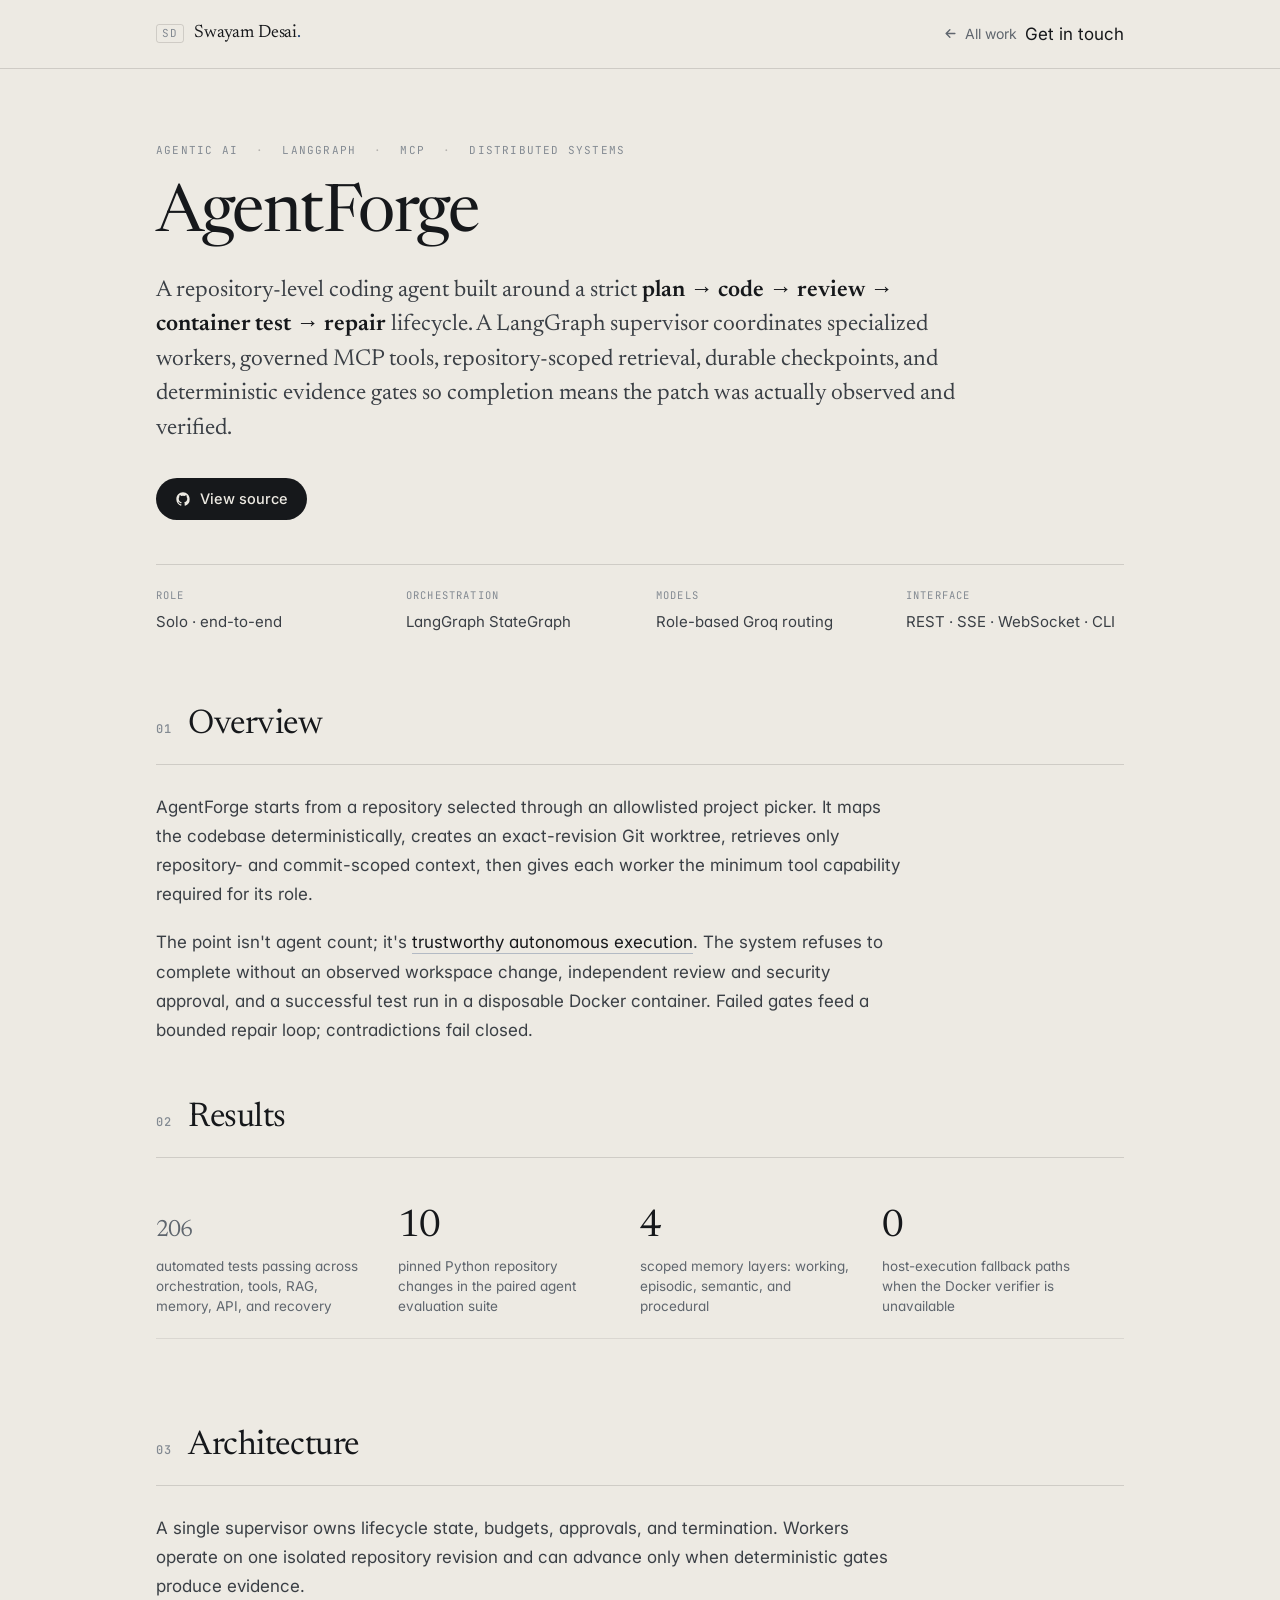
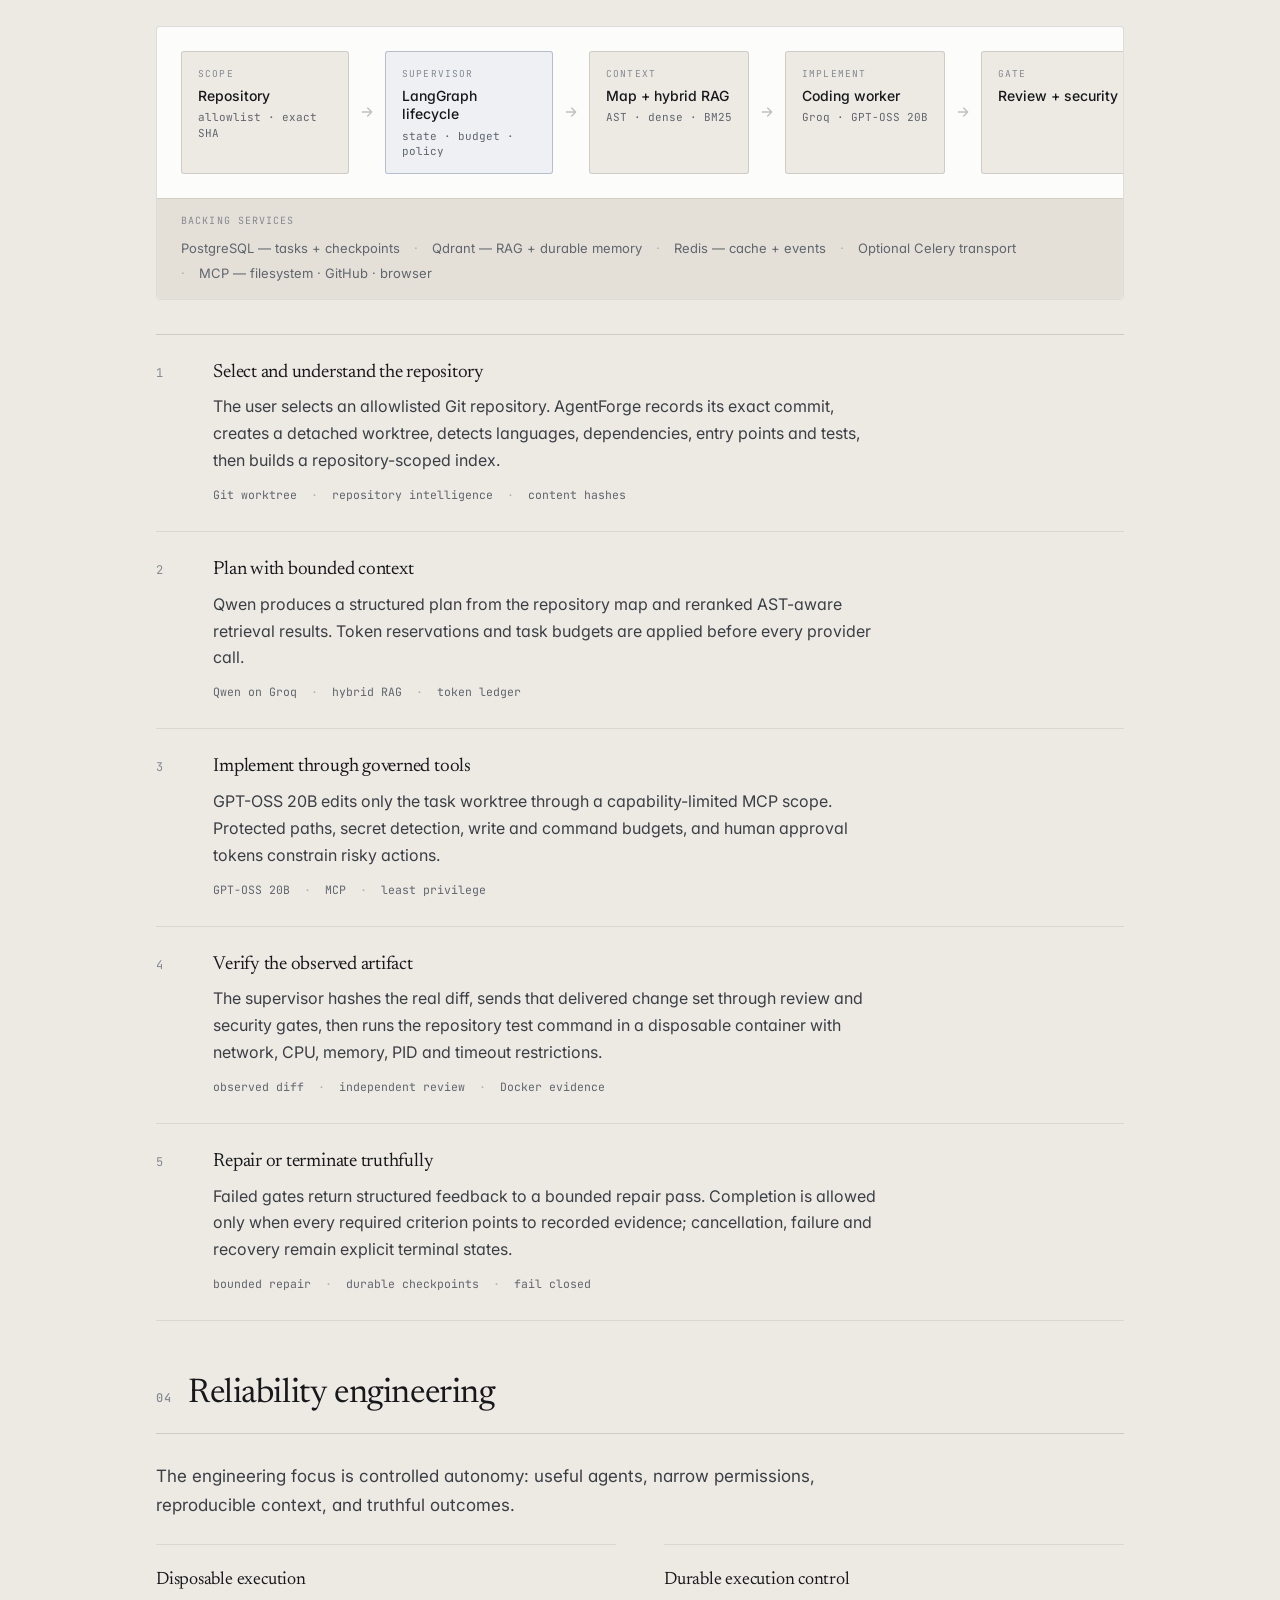
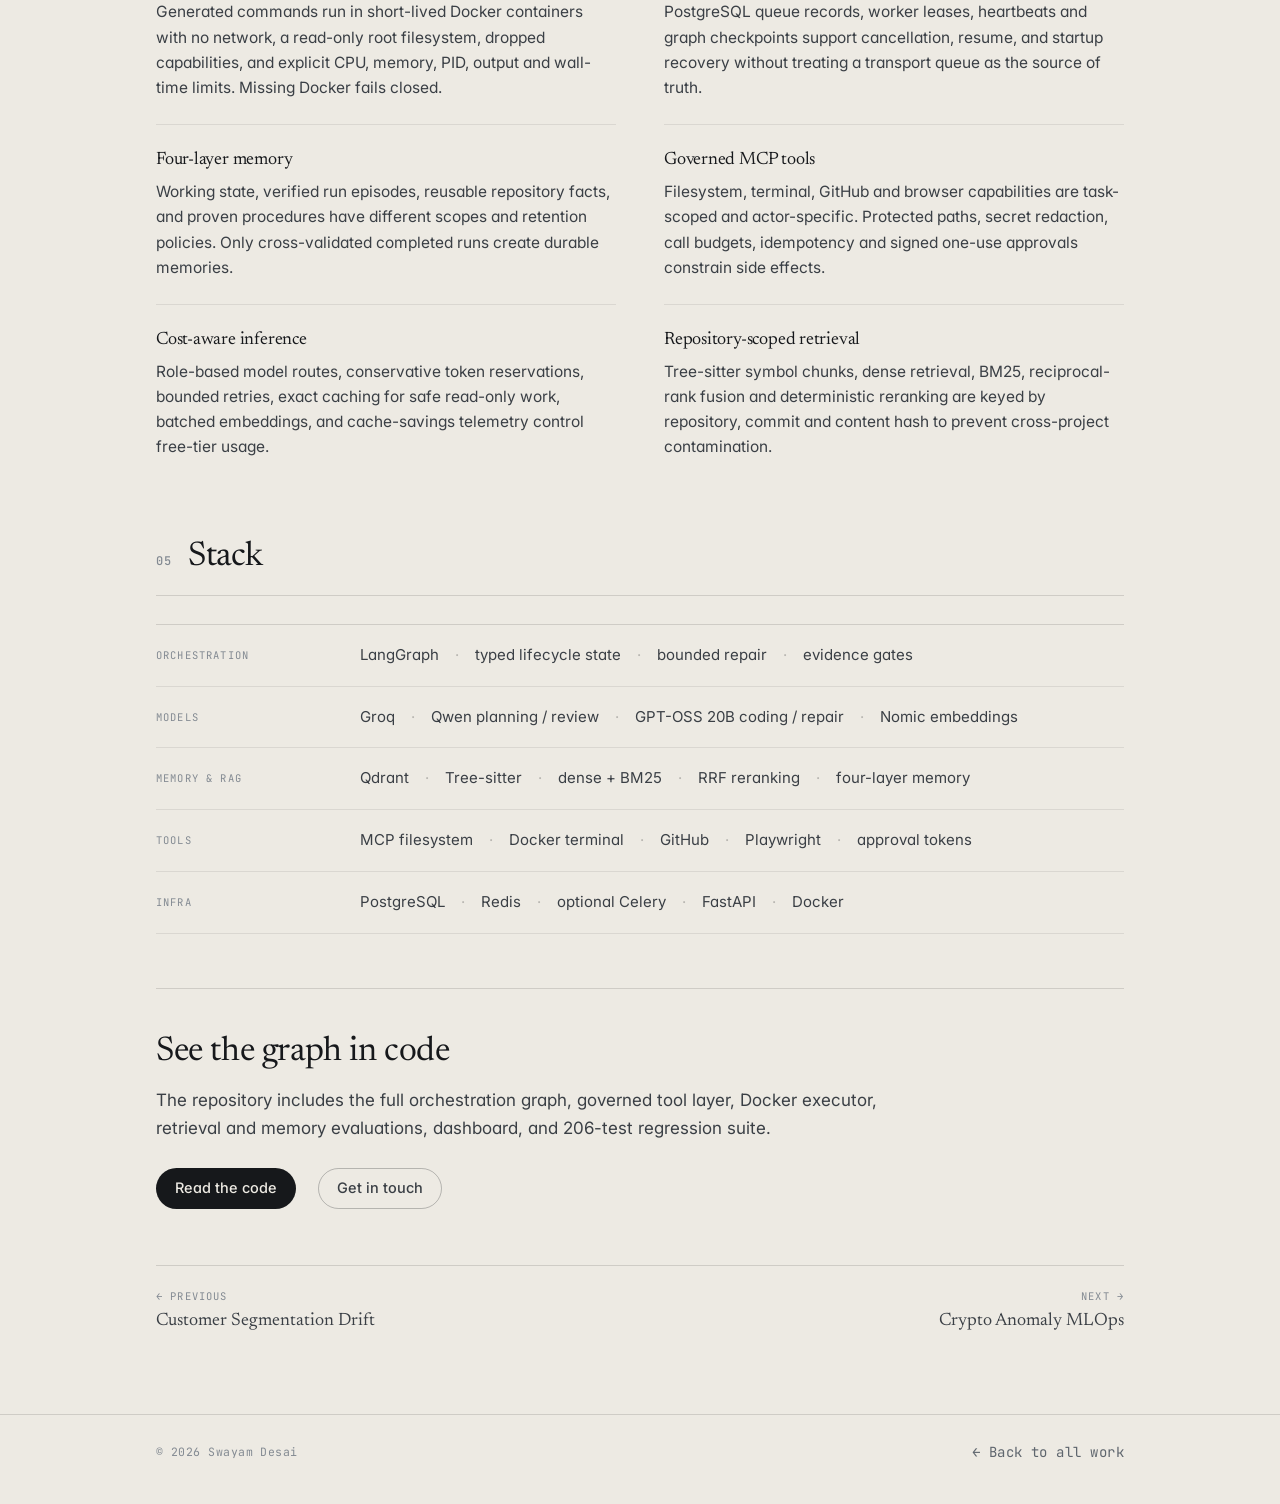
<file: projects/agentforge.html>
<!DOCTYPE html>
<html lang="en">
<head>
<meta charset="UTF-8" />
<meta name="viewport" content="width=device-width, initial-scale=1.0" />
<title>AgentForge — Verified Repository Coding Agent — Swayam Desai</title>
<meta name="description" content="AgentForge is a repository-level coding agent with LangGraph orchestration, governed MCP tools, repository-scoped hybrid RAG, four-layer memory, Docker verification, durable recovery, and cost-aware Groq model routing." />
<link rel="icon" href="../favicon.svg" type="image/svg+xml" />
<link rel="preconnect" href="https://fonts.googleapis.com" />
<link rel="preconnect" href="https://fonts.gstatic.com" crossorigin />
<link href="https://fonts.googleapis.com/css2?family=Inter:wght@400;500;600&family=JetBrains+Mono:wght@400;500&family=Newsreader:ital,opsz,wght@0,6..72,300..600;1,6..72,300..500&display=swap" rel="stylesheet" />
<link rel="stylesheet" href="../styles.css" />
<link rel="stylesheet" href="../projects.css" />
</head>
<body>

<header class="nav scrolled" id="nav">
  <div class="wrap nav-inner">
    <a class="brand" href="../index.html#top"><span class="mark">SD</span><span>Swayam Desai<span class="dot">.</span></span></a>
    <div style="display:flex;align-items:center;gap:8px">
      <a class="back-link" href="../index.html#work"><svg viewBox="0 0 24 24" fill="none" stroke="currentColor" stroke-width="2.2" stroke-linecap="round" stroke-linejoin="round"><path d="M19 12H5M11 6l-6 6 6 6"/></svg> All work</a>
      <a class="nav-cta" href="../index.html#contact">Get in touch</a>
    </div>
  </div>
</header>

<main id="top">
  <section class="cs-hero section" style="padding-bottom:0">
    <div class="wrap">
      <div class="cs-tags">
        <span class="card-tag">Agentic AI</span>
        <span class="card-tag">LangGraph</span>
        <span class="card-tag">MCP</span>
        <span class="card-tag">Distributed Systems</span>
      </div>
      <h1>AgentForge</h1>
      <p class="lede">A repository-level coding agent built around a strict <strong>plan → code → review → container test → repair</strong> lifecycle. A LangGraph supervisor coordinates specialized workers, governed MCP tools, repository-scoped retrieval, durable checkpoints, and deterministic evidence gates so completion means the patch was actually observed and verified.</p>
      <div class="cs-actions">
        <a class="btn btn-primary" href="https://github.com/SwayamDesai/AgentForge" target="_blank" rel="noopener">
          <svg viewBox="0 0 24 24" fill="currentColor"><path d="M12 2C6.48 2 2 6.58 2 12.25c0 4.53 2.87 8.37 6.84 9.73.5.1.68-.22.68-.49 0-.24-.01-.87-.01-1.71-2.78.62-3.37-1.37-3.37-1.37-.45-1.18-1.11-1.49-1.11-1.49-.91-.64.07-.62.07-.62 1 .07 1.53 1.06 1.53 1.06.89 1.56 2.34 1.11 2.91.85.09-.66.35-1.11.63-1.37-2.22-.26-4.56-1.14-4.56-5.07 0-1.12.39-2.03 1.03-2.75-.1-.26-.45-1.3.1-2.71 0 0 .84-.28 2.75 1.05a9.35 9.35 0 0 1 5 0c1.91-1.33 2.75-1.05 2.75-1.05.55 1.41.2 2.45.1 2.71.64.72 1.03 1.63 1.03 2.75 0 3.94-2.34 4.81-4.57 5.06.36.32.68.94.68 1.9 0 1.37-.01 2.47-.01 2.81 0 .27.18.6.69.49A10.04 10.04 0 0 0 22 12.25C22 6.58 17.52 2 12 2Z"/></svg>
          View source
        </a>
      </div>
      <div class="meta-row reveal">
        <div class="meta-cell"><div class="k">Role</div><div class="v">Solo · end-to-end</div></div>
        <div class="meta-cell"><div class="k">Orchestration</div><div class="v">LangGraph StateGraph</div></div>
        <div class="meta-cell"><div class="k">Models</div><div class="v">Role-based Groq routing</div></div>
        <div class="meta-cell"><div class="k">Interface</div><div class="v">REST · SSE · WebSocket · CLI</div></div>
      </div>
    </div>
  </section>

  <section class="cs-section" style="padding-top:clamp(48px,7vw,72px)">
    <div class="wrap">
      <h2><span class="idx">01</span> Overview</h2>
      <div class="prose reveal">
        <p>AgentForge starts from a repository selected through an allowlisted project picker. It maps the codebase deterministically, creates an exact-revision Git worktree, retrieves only repository- and commit-scoped context, then gives each worker the minimum tool capability required for its role.</p>
        <p>The point isn't agent count; it's <span class="accent-text">trustworthy autonomous execution</span>. The system refuses to complete without an observed workspace change, independent review and security approval, and a successful test run in a disposable Docker container. Failed gates feed a bounded repair loop; contradictions fail closed.</p>
      </div>
    </div>
  </section>

  <section class="cs-section">
    <div class="wrap">
      <h2><span class="idx">02</span> Results</h2>
      <div class="result-grid reveal">
        <div class="result-cell"><div class="big"><span class="u">206</span></div><div class="cap">automated tests passing across orchestration, tools, RAG, memory, API, and recovery</div></div>
        <div class="result-cell"><div class="big">10</div><div class="cap">pinned Python repository changes in the paired agent evaluation suite</div></div>
        <div class="result-cell"><div class="big">4</div><div class="cap">scoped memory layers: working, episodic, semantic, and procedural</div></div>
        <div class="result-cell"><div class="big">0</div><div class="cap">host-execution fallback paths when the Docker verifier is unavailable</div></div>
      </div>
    </div>
  </section>

  <section class="cs-section">
    <div class="wrap">
      <h2><span class="idx">03</span> Architecture</h2>
      <p class="intro">A single supervisor owns lifecycle state, budgets, approvals, and termination. Workers operate on one isolated repository revision and can advance only when deterministic gates produce evidence.</p>
      <div class="arch reveal">
        <div class="arch-scroll">
          <div class="arch-track">
            <div class="arch-col"><div class="arch-node"><div class="t">Scope</div><div class="n">Repository</div><div class="sub">allowlist · exact SHA</div></div></div>
            <div class="arch-arrow"><svg viewBox="0 0 24 24" fill="none" stroke="currentColor" stroke-width="2" stroke-linecap="round" stroke-linejoin="round"><path d="M5 12h14M13 6l6 6-6 6"/></svg></div>
            <div class="arch-col"><div class="arch-node primary"><div class="t">Supervisor</div><div class="n">LangGraph lifecycle</div><div class="sub">state · budget · policy</div></div></div>
            <div class="arch-arrow"><svg viewBox="0 0 24 24" fill="none" stroke="currentColor" stroke-width="2" stroke-linecap="round" stroke-linejoin="round"><path d="M5 12h14M13 6l6 6-6 6"/></svg></div>
            <div class="arch-col"><div class="arch-node"><div class="t">Context</div><div class="n">Map + hybrid RAG</div><div class="sub">AST · dense · BM25</div></div></div>
            <div class="arch-arrow"><svg viewBox="0 0 24 24" fill="none" stroke="currentColor" stroke-width="2" stroke-linecap="round" stroke-linejoin="round"><path d="M5 12h14M13 6l6 6-6 6"/></svg></div>
            <div class="arch-col"><div class="arch-node"><div class="t">Implement</div><div class="n">Coding worker</div><div class="sub">Groq · GPT-OSS 20B</div></div></div>
            <div class="arch-arrow"><svg viewBox="0 0 24 24" fill="none" stroke="currentColor" stroke-width="2" stroke-linecap="round" stroke-linejoin="round"><path d="M5 12h14M13 6l6 6-6 6"/></svg></div>
            <div class="arch-col"><div class="arch-node"><div class="t">Gate</div><div class="n">Review + security</div></div><div class="arch-node"><div class="t">Gate</div><div class="n">Docker tests</div><div class="sub">network off · limits</div></div></div>
            <div class="arch-arrow"><svg viewBox="0 0 24 24" fill="none" stroke="currentColor" stroke-width="2" stroke-linecap="round" stroke-linejoin="round"><path d="M5 12h14M13 6l6 6-6 6"/></svg></div>
            <div class="arch-col"><div class="arch-node"><div class="t">Decision</div><div class="n">Complete or repair</div><div class="sub">bounded loop</div></div></div>
            <div class="arch-arrow"><svg viewBox="0 0 24 24" fill="none" stroke="currentColor" stroke-width="2" stroke-linecap="round" stroke-linejoin="round"><path d="M5 12h14M13 6l6 6-6 6"/></svg></div>
            <div class="arch-col"><div class="arch-node"><div class="t">Output</div><div class="n">Auditable result</div><div class="sub">evidence · telemetry</div></div></div>
          </div>
        </div>
        <div class="arch-infra"><span class="lbl">Backing services</span><div class="items"><span>PostgreSQL — tasks + checkpoints</span><span>Qdrant — RAG + durable memory</span><span>Redis — cache + events</span><span>Optional Celery transport</span><span>MCP — filesystem · GitHub · browser</span></div></div>
      </div>
      <div class="flow reveal">
        <div class="flow-step"><div class="flow-rail"><div class="flow-node">1</div><div class="flow-connector"></div></div><div class="flow-body"><h3>Select and understand the repository</h3><p>The user selects an allowlisted Git repository. AgentForge records its exact commit, creates a detached worktree, detects languages, dependencies, entry points and tests, then builds a repository-scoped index.</p><div class="chips"><span>Git worktree</span><span>repository intelligence</span><span>content hashes</span></div></div></div>
        <div class="flow-step"><div class="flow-rail"><div class="flow-node">2</div><div class="flow-connector"></div></div><div class="flow-body"><h3>Plan with bounded context</h3><p>Qwen produces a structured plan from the repository map and reranked AST-aware retrieval results. Token reservations and task budgets are applied before every provider call.</p><div class="chips"><span>Qwen on Groq</span><span>hybrid RAG</span><span>token ledger</span></div></div></div>
        <div class="flow-step"><div class="flow-rail"><div class="flow-node">3</div><div class="flow-connector"></div></div><div class="flow-body"><h3>Implement through governed tools</h3><p>GPT-OSS 20B edits only the task worktree through a capability-limited MCP scope. Protected paths, secret detection, write and command budgets, and human approval tokens constrain risky actions.</p><div class="chips"><span>GPT-OSS 20B</span><span>MCP</span><span>least privilege</span></div></div></div>
        <div class="flow-step"><div class="flow-rail"><div class="flow-node">4</div><div class="flow-connector"></div></div><div class="flow-body"><h3>Verify the observed artifact</h3><p>The supervisor hashes the real diff, sends that delivered change set through review and security gates, then runs the repository test command in a disposable container with network, CPU, memory, PID and timeout restrictions.</p><div class="chips"><span>observed diff</span><span>independent review</span><span>Docker evidence</span></div></div></div>
        <div class="flow-step"><div class="flow-rail"><div class="flow-node">5</div><div class="flow-connector"></div></div><div class="flow-body"><h3>Repair or terminate truthfully</h3><p>Failed gates return structured feedback to a bounded repair pass. Completion is allowed only when every required criterion points to recorded evidence; cancellation, failure and recovery remain explicit terminal states.</p><div class="chips"><span>bounded repair</span><span>durable checkpoints</span><span>fail closed</span></div></div></div>
      </div>
    </div>
  </section>

  <section class="cs-section">
    <div class="wrap">
      <h2><span class="idx">04</span> Reliability engineering</h2>
      <p class="intro">The engineering focus is controlled autonomy: useful agents, narrow permissions, reproducible context, and truthful outcomes.</p>
      <div class="highlights reveal">
        <div class="hl-card"><div class="hl-icon"><svg viewBox="0 0 24 24" fill="none" stroke="currentColor" stroke-width="2" stroke-linecap="round" stroke-linejoin="round"><path d="M18 6 6 18M6 6l12 12"/><circle cx="12" cy="12" r="10"/></svg></div><h3>Disposable execution</h3><p>Generated commands run in short-lived Docker containers with no network, a read-only root filesystem, dropped capabilities, and explicit CPU, memory, PID, output and wall-time limits. Missing Docker fails closed.</p></div>
        <div class="hl-card"><div class="hl-icon"><svg viewBox="0 0 24 24" fill="none" stroke="currentColor" stroke-width="2" stroke-linecap="round" stroke-linejoin="round"><path d="M3 12a9 9 0 1 0 9-9 9.7 9.7 0 0 0-6.7 2.7L3 8"/><path d="M3 3v5h5"/></svg></div><h3>Durable execution control</h3><p>PostgreSQL queue records, worker leases, heartbeats and graph checkpoints support cancellation, resume, and startup recovery without treating a transport queue as the source of truth.</p></div>
        <div class="hl-card"><div class="hl-icon"><svg viewBox="0 0 24 24" fill="none" stroke="currentColor" stroke-width="2" stroke-linecap="round" stroke-linejoin="round"><path d="M12 2a4 4 0 0 0-4 4v1a4 4 0 0 0 0 8v1a4 4 0 0 0 8 0v-1a4 4 0 0 0 0-8V6a4 4 0 0 0-4-4Z"/></svg></div><h3>Four-layer memory</h3><p>Working state, verified run episodes, reusable repository facts, and proven procedures have different scopes and retention policies. Only cross-validated completed runs create durable memories.</p></div>
        <div class="hl-card"><div class="hl-icon"><svg viewBox="0 0 24 24" fill="none" stroke="currentColor" stroke-width="2" stroke-linecap="round" stroke-linejoin="round"><path d="M4 7V5a2 2 0 0 1 2-2h2M4 17v2a2 2 0 0 0 2 2h2M16 3h2a2 2 0 0 1 2 2v2M16 21h2a2 2 0 0 0 2-2v-2"/><rect x="8" y="8" width="8" height="8" rx="1"/></svg></div><h3>Governed MCP tools</h3><p>Filesystem, terminal, GitHub and browser capabilities are task-scoped and actor-specific. Protected paths, secret redaction, call budgets, idempotency and signed one-use approvals constrain side effects.</p></div>
        <div class="hl-card"><div class="hl-icon"><svg viewBox="0 0 24 24" fill="none" stroke="currentColor" stroke-width="2" stroke-linecap="round" stroke-linejoin="round"><rect x="3" y="3" width="18" height="18" rx="2"/><path d="M9 3v18M3 9h6"/></svg></div><h3>Cost-aware inference</h3><p>Role-based model routes, conservative token reservations, bounded retries, exact caching for safe read-only work, batched embeddings, and cache-savings telemetry control free-tier usage.</p></div>
        <div class="hl-card"><div class="hl-icon"><svg viewBox="0 0 24 24" fill="none" stroke="currentColor" stroke-width="2" stroke-linecap="round" stroke-linejoin="round"><path d="M21 15v4a2 2 0 0 1-2 2H5a2 2 0 0 1-2-2v-4"/><path d="M7 10l5 5 5-5M12 15V3"/></svg></div><h3>Repository-scoped retrieval</h3><p>Tree-sitter symbol chunks, dense retrieval, BM25, reciprocal-rank fusion and deterministic reranking are keyed by repository, commit and content hash to prevent cross-project contamination.</p></div>
      </div>
    </div>
  </section>

  <section class="cs-section">
    <div class="wrap">
      <h2><span class="idx">05</span> Stack</h2>
      <div class="stack-block reveal">
        <div class="stack-row"><div class="layer">Orchestration</div><div class="items"><span>LangGraph</span><span>typed lifecycle state</span><span>bounded repair</span><span>evidence gates</span></div></div>
        <div class="stack-row"><div class="layer">Models</div><div class="items"><span>Groq</span><span>Qwen planning / review</span><span>GPT-OSS 20B coding / repair</span><span>Nomic embeddings</span></div></div>
        <div class="stack-row"><div class="layer">Memory &amp; RAG</div><div class="items"><span>Qdrant</span><span>Tree-sitter</span><span>dense + BM25</span><span>RRF reranking</span><span>four-layer memory</span></div></div>
        <div class="stack-row"><div class="layer">Tools</div><div class="items"><span>MCP filesystem</span><span>Docker terminal</span><span>GitHub</span><span>Playwright</span><span>approval tokens</span></div></div>
        <div class="stack-row"><div class="layer">Infra</div><div class="items"><span>PostgreSQL</span><span>Redis</span><span>optional Celery</span><span>FastAPI</span><span>Docker</span></div></div>
      </div>
    </div>
  </section>

  <section class="section" style="padding-top:0">
    <div class="wrap">
      <div class="cs-cta reveal">
        <h2>See the graph in code</h2>
        <p>The repository includes the full orchestration graph, governed tool layer, Docker executor, retrieval and memory evaluations, dashboard, and 206-test regression suite.</p>
        <div class="cs-actions">
          <a class="btn btn-primary" href="https://github.com/SwayamDesai/AgentForge" target="_blank" rel="noopener">Read the code</a>
          <a class="btn btn-ghost" href="../index.html#contact">Get in touch</a>
        </div>
      </div>
      <div class="pager">
        <a class="prev" href="customer-segmentation-drift.html"><div class="dir">← Previous</div><div class="name">Customer Segmentation Drift</div></a>
        <a class="next" href="crypto-anomaly-mlops.html"><div class="dir">Next →</div><div class="name">Crypto Anomaly MLOps</div></a>
      </div>
    </div>
  </section>
</main>

<footer class="footer">
  <div class="wrap footer-inner">
    <span class="muted">© <span id="year">2026</span> Swayam Desai</span>
    <a class="back-link" href="../index.html#work">← Back to all work</a>
  </div>
</footer>
<script src="../main.js"></script>

</body>
</html>
</file>
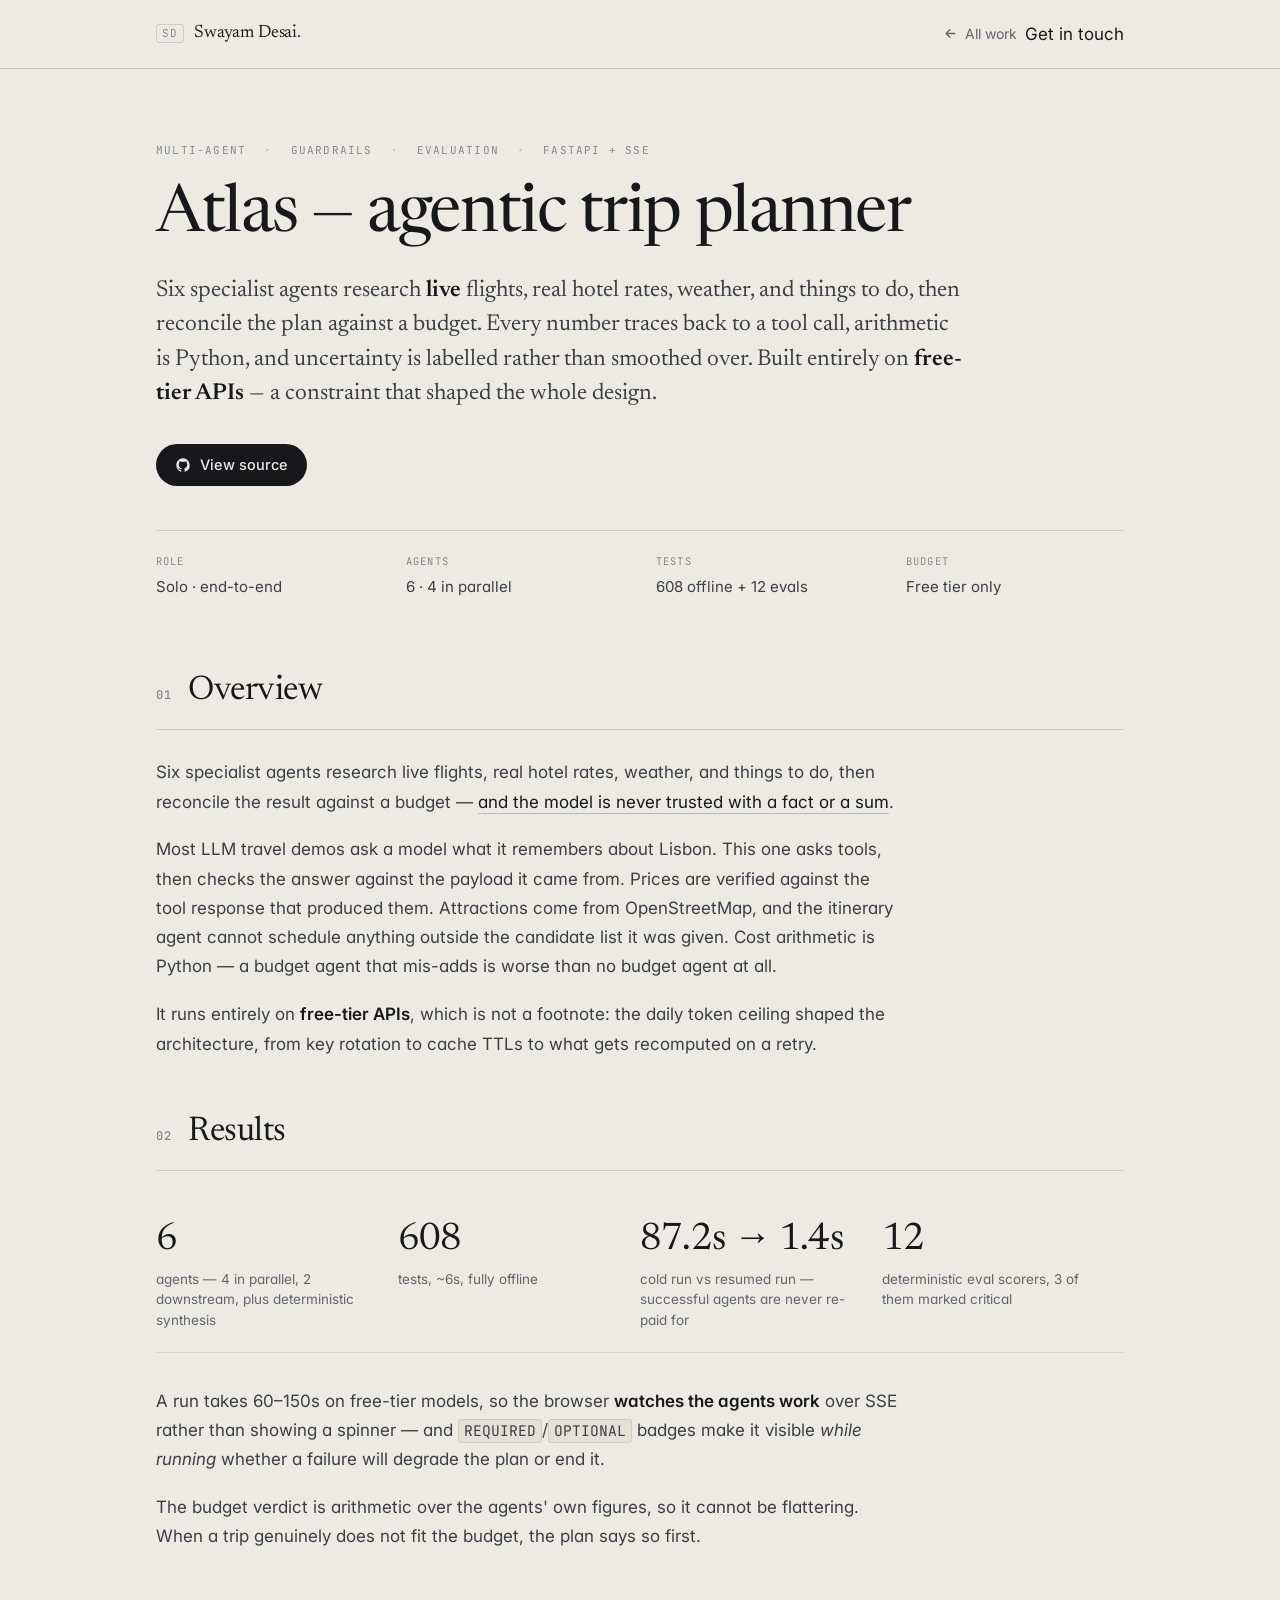
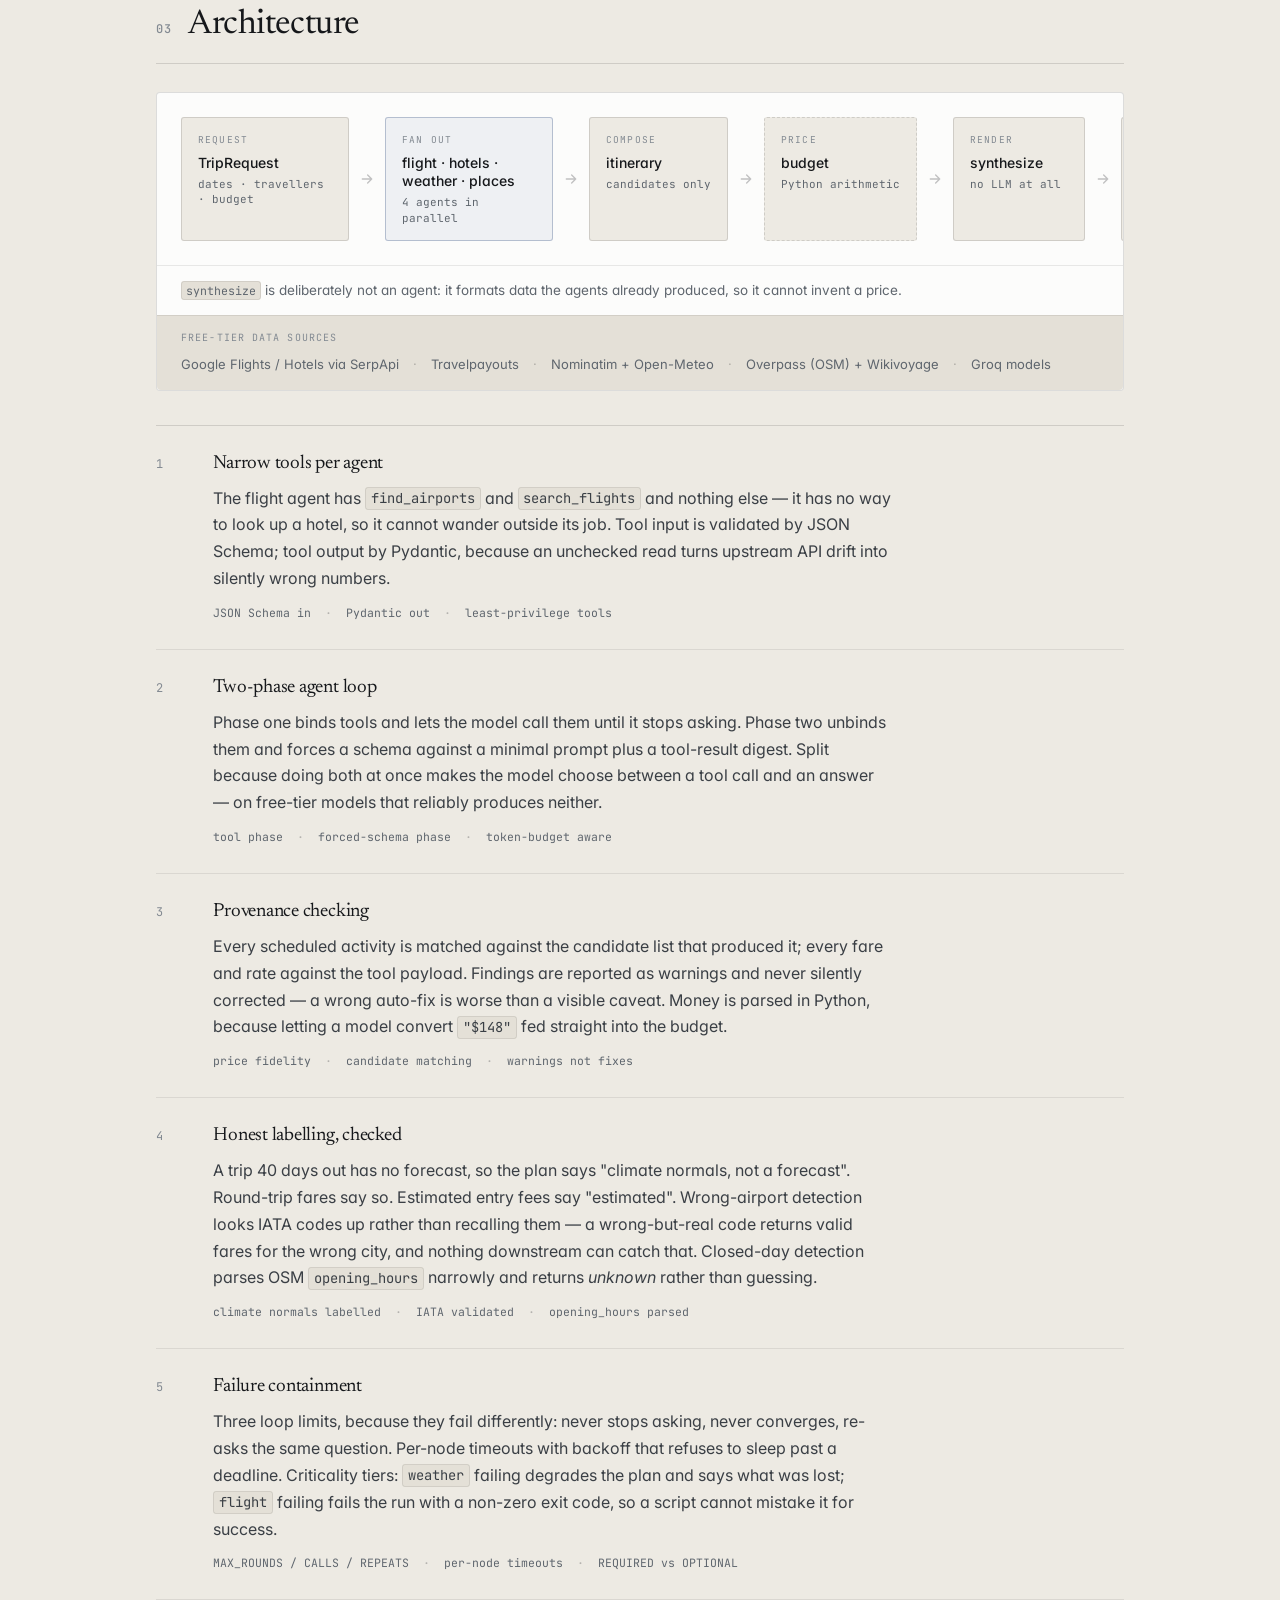
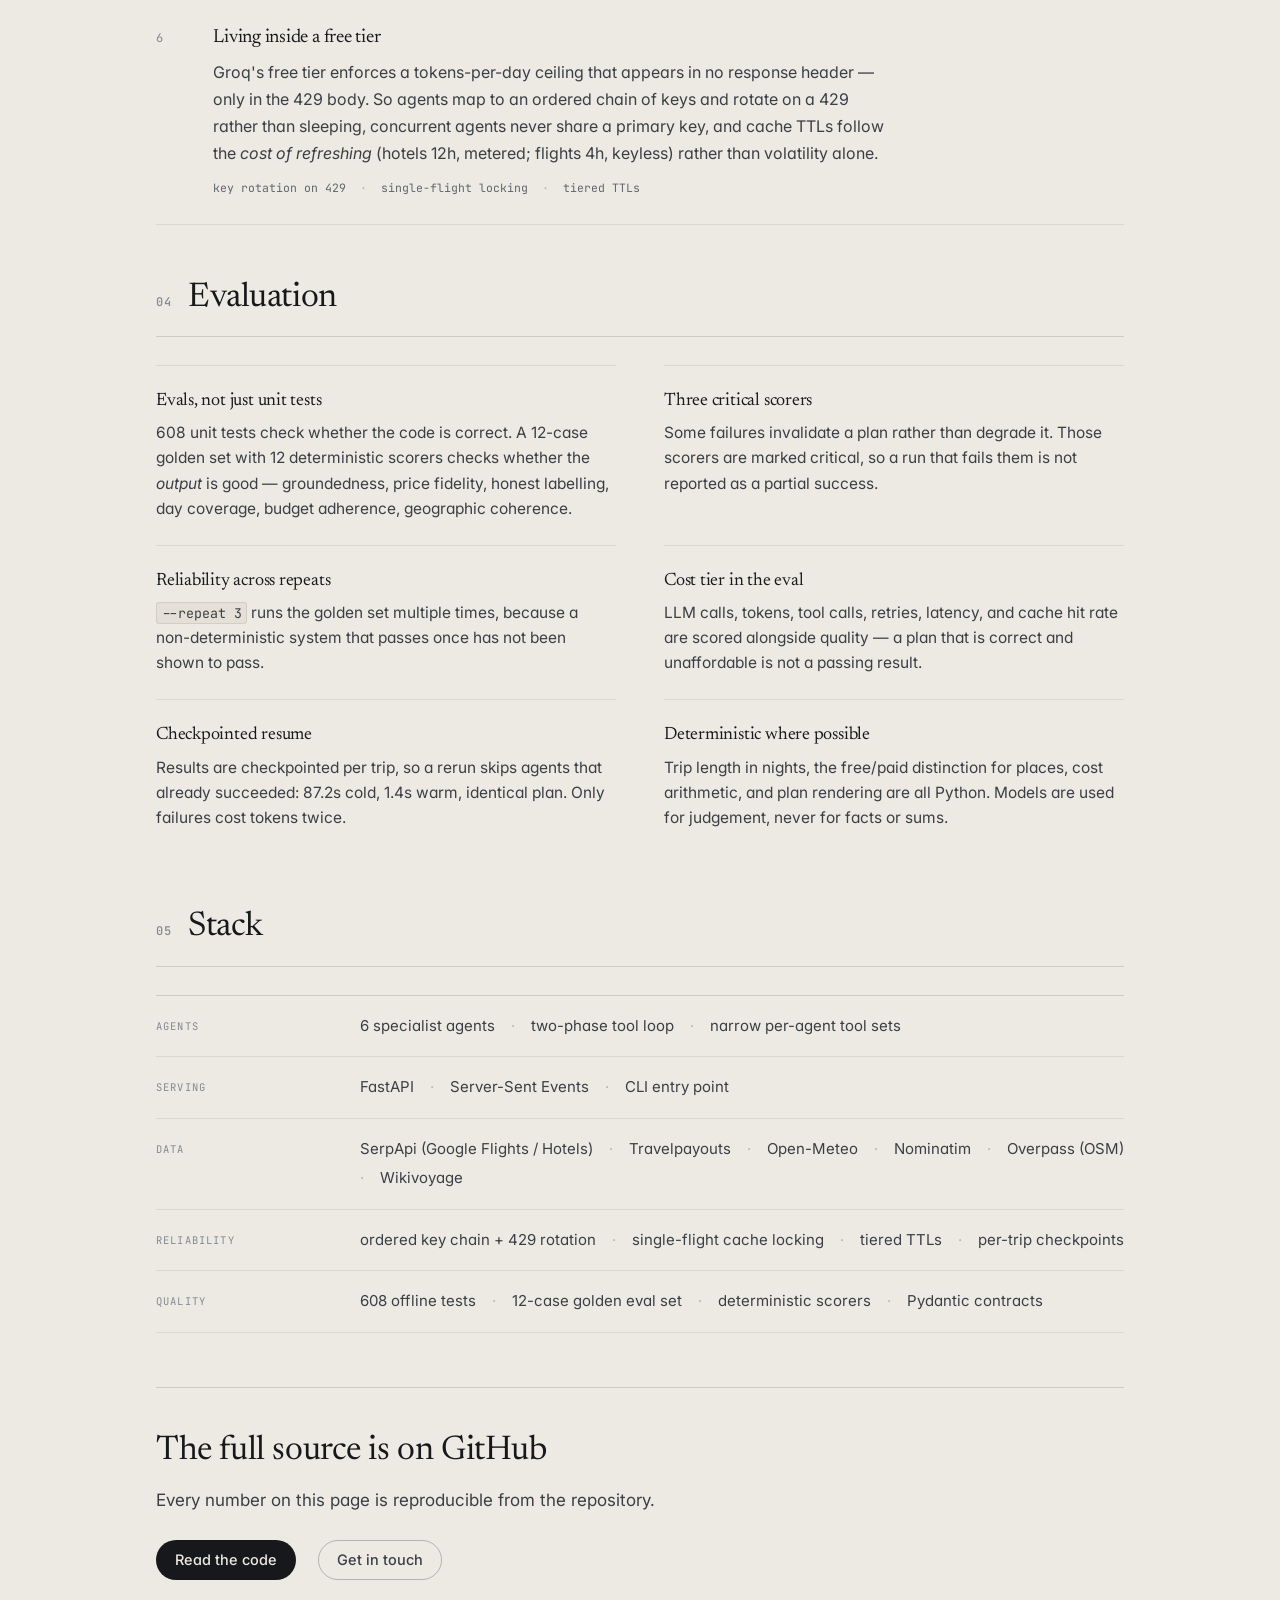
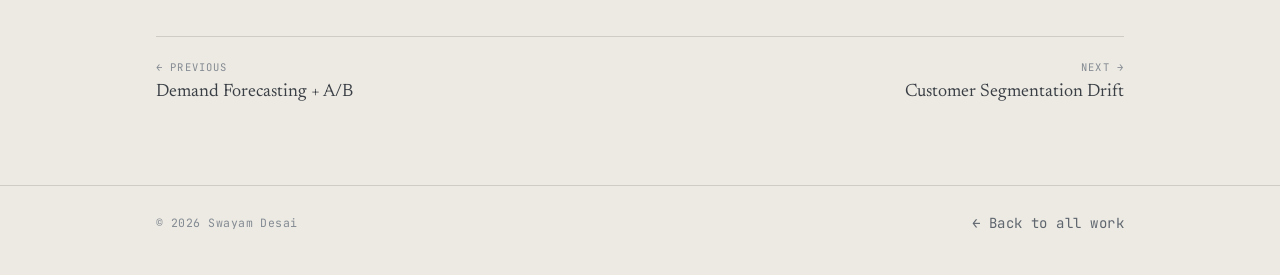
<file: projects/agentic-trip-planner.html>
<!DOCTYPE html>
<html lang="en">
<head>
<meta charset="UTF-8" />
<meta name="viewport" content="width=device-width, initial-scale=1.0" />
<title>Atlas — Agentic Trip Planner — Swayam Desai</title>
<meta name="description" content="Six agents research live flights, hotel rates, weather and attractions on free-tier APIs, then reconcile against a budget — with provenance checks, Python arithmetic, and honest uncertainty labelling so the model is never trusted with a fact." />
<link rel="icon" href="../favicon.svg" type="image/svg+xml" />
<link rel="preconnect" href="https://fonts.googleapis.com" />
<link rel="preconnect" href="https://fonts.gstatic.com" crossorigin />
<link href="https://fonts.googleapis.com/css2?family=Inter:wght@400;500;600&family=JetBrains+Mono:wght@400;500&family=Newsreader:ital,opsz,wght@0,6..72,300..600;1,6..72,300..500&display=swap" rel="stylesheet" />
<link rel="stylesheet" href="../styles.css" />
<link rel="stylesheet" href="../projects.css" />
</head>
<body>

<header class="nav scrolled" id="nav">
  <div class="wrap nav-inner">
    <a class="brand" href="../index.html#top"><span class="mark">SD</span><span>Swayam Desai<span class="dot">.</span></span></a>
    <div style="display:flex;align-items:center;gap:8px">
      <a class="back-link" href="../index.html#work"><svg viewBox="0 0 24 24" fill="none" stroke="currentColor" stroke-width="2.2" stroke-linecap="round" stroke-linejoin="round"><path d="M19 12H5M11 6l-6 6 6 6"/></svg> All work</a>
      <a class="nav-cta" href="../index.html#contact">Get in touch</a>
    </div>
  </div>
</header>

<main id="top">
  <section class="cs-hero section" style="padding-bottom:0">
    <div class="wrap">
      <div class="cs-tags">
        <span class="card-tag">Multi-Agent</span>
        <span class="card-tag">Guardrails</span>
        <span class="card-tag">Evaluation</span>
        <span class="card-tag">FastAPI + SSE</span>
      </div>
      <h1>Atlas — agentic trip planner</h1>
      <p class="lede">Six specialist agents research <strong>live</strong> flights, real hotel rates, weather, and things to do, then reconcile the plan against a budget. Every number traces back to a tool call, arithmetic is Python, and uncertainty is labelled rather than smoothed over. Built entirely on <strong>free-tier APIs</strong> — a constraint that shaped the whole design.</p>
      <div class="cs-actions">
        <a class="btn btn-primary" href="https://github.com/SwayamDesai/agentic-trip-planner" target="_blank" rel="noopener">
          <svg viewBox="0 0 24 24" fill="currentColor"><path d="M12 2C6.48 2 2 6.58 2 12.25c0 4.53 2.87 8.37 6.84 9.73.5.1.68-.22.68-.49 0-.24-.01-.87-.01-1.71-2.78.62-3.37-1.37-3.37-1.37-.45-1.18-1.11-1.49-1.11-1.49-.91-.64.07-.62.07-.62 1 .07 1.53 1.06 1.53 1.06.89 1.56 2.34 1.11 2.91.85.09-.66.35-1.11.63-1.37-2.22-.26-4.56-1.14-4.56-5.07 0-1.12.39-2.03 1.03-2.75-.1-.26-.45-1.3.1-2.71 0 0 .84-.28 2.75 1.05a9.35 9.35 0 0 1 2.5-.34c.85 0 1.71.12 2.5.34 1.91-1.33 2.75-1.05 2.75-1.05.55 1.41.2 2.45.1 2.71.64.72 1.03 1.63 1.03 2.75 0 3.94-2.34 4.81-4.57 5.06.36.32.68.94.68 1.9 0 1.37-.01 2.47-.01 2.81 0 .27.18.6.69.49A10.04 10.04 0 0 0 22 12.25C22 6.58 17.52 2 12 2Z"/></svg>
          View source
        </a>
      </div>
      <div class="meta-row reveal">
        <div class="meta-cell"><div class="k">Role</div><div class="v">Solo · end-to-end</div></div>
        <div class="meta-cell"><div class="k">Agents</div><div class="v">6 · 4 in parallel</div></div>
        <div class="meta-cell"><div class="k">Tests</div><div class="v">608 offline + 12 evals</div></div>
        <div class="meta-cell"><div class="k">Budget</div><div class="v">Free tier only</div></div>
      </div>
    </div>
  </section>

  <section class="cs-section" style="padding-top:clamp(48px,7vw,72px)">
    <div class="wrap">
      <h2><span class="idx">01</span> Overview</h2>
      <div class="prose reveal">
        <p>Six specialist agents research live flights, real hotel rates, weather, and things to do, then reconcile the result against a budget — <span class="accent-text">and the model is never trusted with a fact or a sum</span>.</p>
        <p>Most LLM travel demos ask a model what it remembers about Lisbon. This one asks tools, then checks the answer against the payload it came from. Prices are verified against the tool response that produced them. Attractions come from OpenStreetMap, and the itinerary agent cannot schedule anything outside the candidate list it was given. Cost arithmetic is Python — a budget agent that mis-adds is worse than no budget agent at all.</p>
        <p>It runs entirely on <strong>free-tier APIs</strong>, which is not a footnote: the daily token ceiling shaped the architecture, from key rotation to cache TTLs to what gets recomputed on a retry.</p>
      </div>
    </div>
  </section>
  <section class="cs-section">
    <div class="wrap">
      <h2><span class="idx">02</span> Results</h2>
      <div class="result-grid reveal">
        <div class="result-cell"><div class="big">6</div><div class="cap">agents — 4 in parallel, 2 downstream, plus deterministic synthesis</div></div>
        <div class="result-cell"><div class="big">608</div><div class="cap">tests, ~6s, fully offline</div></div>
        <div class="result-cell"><div class="big">87.2s → 1.4s</div><div class="cap">cold run vs resumed run — successful agents are never re-paid for</div></div>
        <div class="result-cell"><div class="big">12</div><div class="cap">deterministic eval scorers, 3 of them marked critical</div></div>
      </div>
      <div class="prose reveal">
        <p>A run takes 60–150s on free-tier models, so the browser <strong>watches the agents work</strong> over SSE rather than showing a spinner — and <code>REQUIRED</code>/<code>OPTIONAL</code> badges make it visible <em>while running</em> whether a failure will degrade the plan or end it.</p>
        <p>The budget verdict is arithmetic over the agents' own figures, so it cannot be flattering. When a trip genuinely does not fit the budget, the plan says so first.</p>
      </div>
    </div>
  </section>
  <section class="cs-section">
    <div class="wrap">
      <h2><span class="idx">03</span> Architecture</h2>
      <div class="arch reveal">
        <div class="arch-scroll">
          <div class="arch-track">
            <div class="arch-col"><div class="arch-node"><div class="t">Request</div><div class="n">TripRequest</div><div class="sub">dates · travellers · budget</div></div></div>
            <div class="arch-arrow"><svg viewBox="0 0 24 24" fill="none" stroke="currentColor" stroke-width="2" stroke-linecap="round" stroke-linejoin="round"><path d="M5 12h14M13 6l6 6-6 6"/></svg></div>
            <div class="arch-col"><div class="arch-node primary"><div class="t">Fan out</div><div class="n">flight · hotels · weather · places</div><div class="sub">4 agents in parallel</div></div></div>
            <div class="arch-arrow"><svg viewBox="0 0 24 24" fill="none" stroke="currentColor" stroke-width="2" stroke-linecap="round" stroke-linejoin="round"><path d="M5 12h14M13 6l6 6-6 6"/></svg></div>
            <div class="arch-col"><div class="arch-node"><div class="t">Compose</div><div class="n">itinerary</div><div class="sub">candidates only</div></div></div>
            <div class="arch-arrow"><svg viewBox="0 0 24 24" fill="none" stroke="currentColor" stroke-width="2" stroke-linecap="round" stroke-linejoin="round"><path d="M5 12h14M13 6l6 6-6 6"/></svg></div>
            <div class="arch-col"><div class="arch-node store"><div class="t">Price</div><div class="n">budget</div><div class="sub">Python arithmetic</div></div></div>
            <div class="arch-arrow"><svg viewBox="0 0 24 24" fill="none" stroke="currentColor" stroke-width="2" stroke-linecap="round" stroke-linejoin="round"><path d="M5 12h14M13 6l6 6-6 6"/></svg></div>
            <div class="arch-col"><div class="arch-node"><div class="t">Render</div><div class="n">synthesize</div><div class="sub">no LLM at all</div></div></div>
            <div class="arch-arrow"><svg viewBox="0 0 24 24" fill="none" stroke="currentColor" stroke-width="2" stroke-linecap="round" stroke-linejoin="round"><path d="M5 12h14M13 6l6 6-6 6"/></svg></div>
            <div class="arch-col"><div class="arch-node"><div class="t">Stream</div><div class="n">SSE to browser</div><div class="sub">live agent status</div></div></div>
          </div>
        </div>
        <p class="arch-caption"><code>synthesize</code> is deliberately not an agent: it formats data the agents already produced, so it cannot invent a price.</p>
        <div class="arch-infra"><span class="lbl">Free-tier data sources</span><div class="items"><span>Google Flights / Hotels via SerpApi</span><span>Travelpayouts</span><span>Nominatim + Open-Meteo</span><span>Overpass (OSM) + Wikivoyage</span><span>Groq models</span></div></div>
      </div>
      <div class="flow reveal">
        <div class="flow-step"><div class="flow-rail"><div class="flow-node">1</div><div class="flow-connector"></div></div><div class="flow-body"><h3>Narrow tools per agent</h3><p>The flight agent has <code>find_airports</code> and <code>search_flights</code> and nothing else — it has no way to look up a hotel, so it cannot wander outside its job. Tool input is validated by JSON Schema; tool output by Pydantic, because an unchecked read turns upstream API drift into silently wrong numbers.</p><div class="chips"><span>JSON Schema in</span><span>Pydantic out</span><span>least-privilege tools</span></div></div></div>
        <div class="flow-step"><div class="flow-rail"><div class="flow-node">2</div><div class="flow-connector"></div></div><div class="flow-body"><h3>Two-phase agent loop</h3><p>Phase one binds tools and lets the model call them until it stops asking. Phase two unbinds them and forces a schema against a minimal prompt plus a tool-result digest. Split because doing both at once makes the model choose between a tool call and an answer — on free-tier models that reliably produces neither.</p><div class="chips"><span>tool phase</span><span>forced-schema phase</span><span>token-budget aware</span></div></div></div>
        <div class="flow-step"><div class="flow-rail"><div class="flow-node">3</div><div class="flow-connector"></div></div><div class="flow-body"><h3>Provenance checking</h3><p>Every scheduled activity is matched against the candidate list that produced it; every fare and rate against the tool payload. Findings are reported as warnings and never silently corrected — a wrong auto-fix is worse than a visible caveat. Money is parsed in Python, because letting a model convert <code>"$148"</code> fed straight into the budget.</p><div class="chips"><span>price fidelity</span><span>candidate matching</span><span>warnings not fixes</span></div></div></div>
        <div class="flow-step"><div class="flow-rail"><div class="flow-node">4</div><div class="flow-connector"></div></div><div class="flow-body"><h3>Honest labelling, checked</h3><p>A trip 40 days out has no forecast, so the plan says "climate normals, not a forecast". Round-trip fares say so. Estimated entry fees say "estimated". Wrong-airport detection looks IATA codes up rather than recalling them — a wrong-but-real code returns valid fares for the wrong city, and nothing downstream can catch that. Closed-day detection parses OSM <code>opening_hours</code> narrowly and returns <em>unknown</em> rather than guessing.</p><div class="chips"><span>climate normals labelled</span><span>IATA validated</span><span>opening_hours parsed</span></div></div></div>
        <div class="flow-step"><div class="flow-rail"><div class="flow-node">5</div><div class="flow-connector"></div></div><div class="flow-body"><h3>Failure containment</h3><p>Three loop limits, because they fail differently: never stops asking, never converges, re-asks the same question. Per-node timeouts with backoff that refuses to sleep past a deadline. Criticality tiers: <code>weather</code> failing degrades the plan and says what was lost; <code>flight</code> failing fails the run with a non-zero exit code, so a script cannot mistake it for success.</p><div class="chips"><span>MAX_ROUNDS / CALLS / REPEATS</span><span>per-node timeouts</span><span>REQUIRED vs OPTIONAL</span></div></div></div>
        <div class="flow-step"><div class="flow-rail"><div class="flow-node">6</div></div><div class="flow-body"><h3>Living inside a free tier</h3><p>Groq's free tier enforces a tokens-per-day ceiling that appears in no response header — only in the 429 body. So agents map to an ordered chain of keys and rotate on a 429 rather than sleeping, concurrent agents never share a primary key, and cache TTLs follow the <em>cost of refreshing</em> (hotels 12h, metered; flights 4h, keyless) rather than volatility alone.</p><div class="chips"><span>key rotation on 429</span><span>single-flight locking</span><span>tiered TTLs</span></div></div></div>
      </div>
    </div>
  </section>
  <section class="cs-section">
    <div class="wrap">
      <h2><span class="idx">04</span> Evaluation</h2>
      <div class="highlights reveal">
        <div class="hl-card"><div class="hl-icon"><svg viewBox="0 0 24 24" fill="none" stroke="currentColor" stroke-width="2" stroke-linecap="round" stroke-linejoin="round"><path d="M9 3h6M10 3v6L4.5 18A2 2 0 0 0 6.3 21h11.4a2 2 0 0 0 1.8-3L14 9V3"/><path d="M7 15h10"/></svg></div><h3>Evals, not just unit tests</h3><p>608 unit tests check whether the code is correct. A 12-case golden set with 12 deterministic scorers checks whether the <em>output</em> is good — groundedness, price fidelity, honest labelling, day coverage, budget adherence, geographic coherence.</p></div>
        <div class="hl-card"><div class="hl-icon"><svg viewBox="0 0 24 24" fill="none" stroke="currentColor" stroke-width="2" stroke-linecap="round" stroke-linejoin="round"><path d="M20 7 12 3 4 7v6c0 4.5 3.4 7.4 8 8 4.6-.6 8-3.5 8-8V7Z"/></svg></div><h3>Three critical scorers</h3><p>Some failures invalidate a plan rather than degrade it. Those scorers are marked critical, so a run that fails them is not reported as a partial success.</p></div>
        <div class="hl-card"><div class="hl-icon"><svg viewBox="0 0 24 24" fill="none" stroke="currentColor" stroke-width="2" stroke-linecap="round" stroke-linejoin="round"><path d="M3 12a9 9 0 1 0 9-9 9.7 9.7 0 0 0-6.7 2.7L3 8"/><path d="M3 3v5h5"/></svg></div><h3>Reliability across repeats</h3><p><code>--repeat 3</code> runs the golden set multiple times, because a non-deterministic system that passes once has not been shown to pass.</p></div>
        <div class="hl-card"><div class="hl-icon"><svg viewBox="0 0 24 24" fill="none" stroke="currentColor" stroke-width="2" stroke-linecap="round" stroke-linejoin="round"><circle cx="12" cy="12" r="9"/><path d="M15 9.5A3 3 0 0 0 12 8h-.5a2.5 2.5 0 0 0 0 5h1a2.5 2.5 0 0 1 0 5H12a3 3 0 0 1-3-1.5M12 6v12"/></svg></div><h3>Cost tier in the eval</h3><p>LLM calls, tokens, tool calls, retries, latency, and cache hit rate are scored alongside quality — a plan that is correct and unaffordable is not a passing result.</p></div>
        <div class="hl-card"><div class="hl-icon"><svg viewBox="0 0 24 24" fill="none" stroke="currentColor" stroke-width="2" stroke-linecap="round" stroke-linejoin="round"><circle cx="12" cy="12" r="9"/><path d="M12 7v5l3 2"/></svg></div><h3>Checkpointed resume</h3><p>Results are checkpointed per trip, so a rerun skips agents that already succeeded: 87.2s cold, 1.4s warm, identical plan. Only failures cost tokens twice.</p></div>
        <div class="hl-card"><div class="hl-icon"><svg viewBox="0 0 24 24" fill="none" stroke="currentColor" stroke-width="2" stroke-linecap="round" stroke-linejoin="round"><circle cx="12" cy="12" r="9"/><path d="m8 12 3 3 5-6"/></svg></div><h3>Deterministic where possible</h3><p>Trip length in nights, the free/paid distinction for places, cost arithmetic, and plan rendering are all Python. Models are used for judgement, never for facts or sums.</p></div>
      </div>
    </div>
  </section>
  <section class="cs-section">
    <div class="wrap">
      <h2><span class="idx">05</span> Stack</h2>
      <div class="stack-block reveal">
        <div class="stack-row"><div class="layer">Agents</div><div class="items"><span>6 specialist agents</span><span>two-phase tool loop</span><span>narrow per-agent tool sets</span></div></div>
        <div class="stack-row"><div class="layer">Serving</div><div class="items"><span>FastAPI</span><span>Server-Sent Events</span><span>CLI entry point</span></div></div>
        <div class="stack-row"><div class="layer">Data</div><div class="items"><span>SerpApi (Google Flights / Hotels)</span><span>Travelpayouts</span><span>Open-Meteo</span><span>Nominatim</span><span>Overpass (OSM)</span><span>Wikivoyage</span></div></div>
        <div class="stack-row"><div class="layer">Reliability</div><div class="items"><span>ordered key chain + 429 rotation</span><span>single-flight cache locking</span><span>tiered TTLs</span><span>per-trip checkpoints</span></div></div>
        <div class="stack-row"><div class="layer">Quality</div><div class="items"><span>608 offline tests</span><span>12-case golden eval set</span><span>deterministic scorers</span><span>Pydantic contracts</span></div></div>
      </div>
    </div>
  </section>

  <section class="section" style="padding-top:0">
    <div class="wrap">
      <div class="cs-cta reveal">
        <h2>The full source is on GitHub</h2>
        <p>Every number on this page is reproducible from the repository.</p>
        <div class="cs-actions">
          <a class="btn btn-primary" href="https://github.com/SwayamDesai/agentic-trip-planner" target="_blank" rel="noopener">Read the code</a>
          <a class="btn btn-ghost" href="../index.html#contact">Get in touch</a>
        </div>
      </div>
      <div class="pager">
        <a class="prev" href="demand-forecasting.html"><div class="dir">← Previous</div><div class="name">Demand Forecasting + A/B</div></a>
        <a class="next" href="customer-segmentation-drift.html"><div class="dir">Next →</div><div class="name">Customer Segmentation Drift</div></a>
      </div>
    </div>
  </section>
</main>

<footer class="footer">
  <div class="wrap footer-inner">
    <span class="muted">© <span id="year">2026</span> Swayam Desai</span>
    <a class="back-link" href="../index.html#work">← Back to all work</a>
  </div>
</footer>
<script src="../main.js"></script>

</body>
</html>
</file>
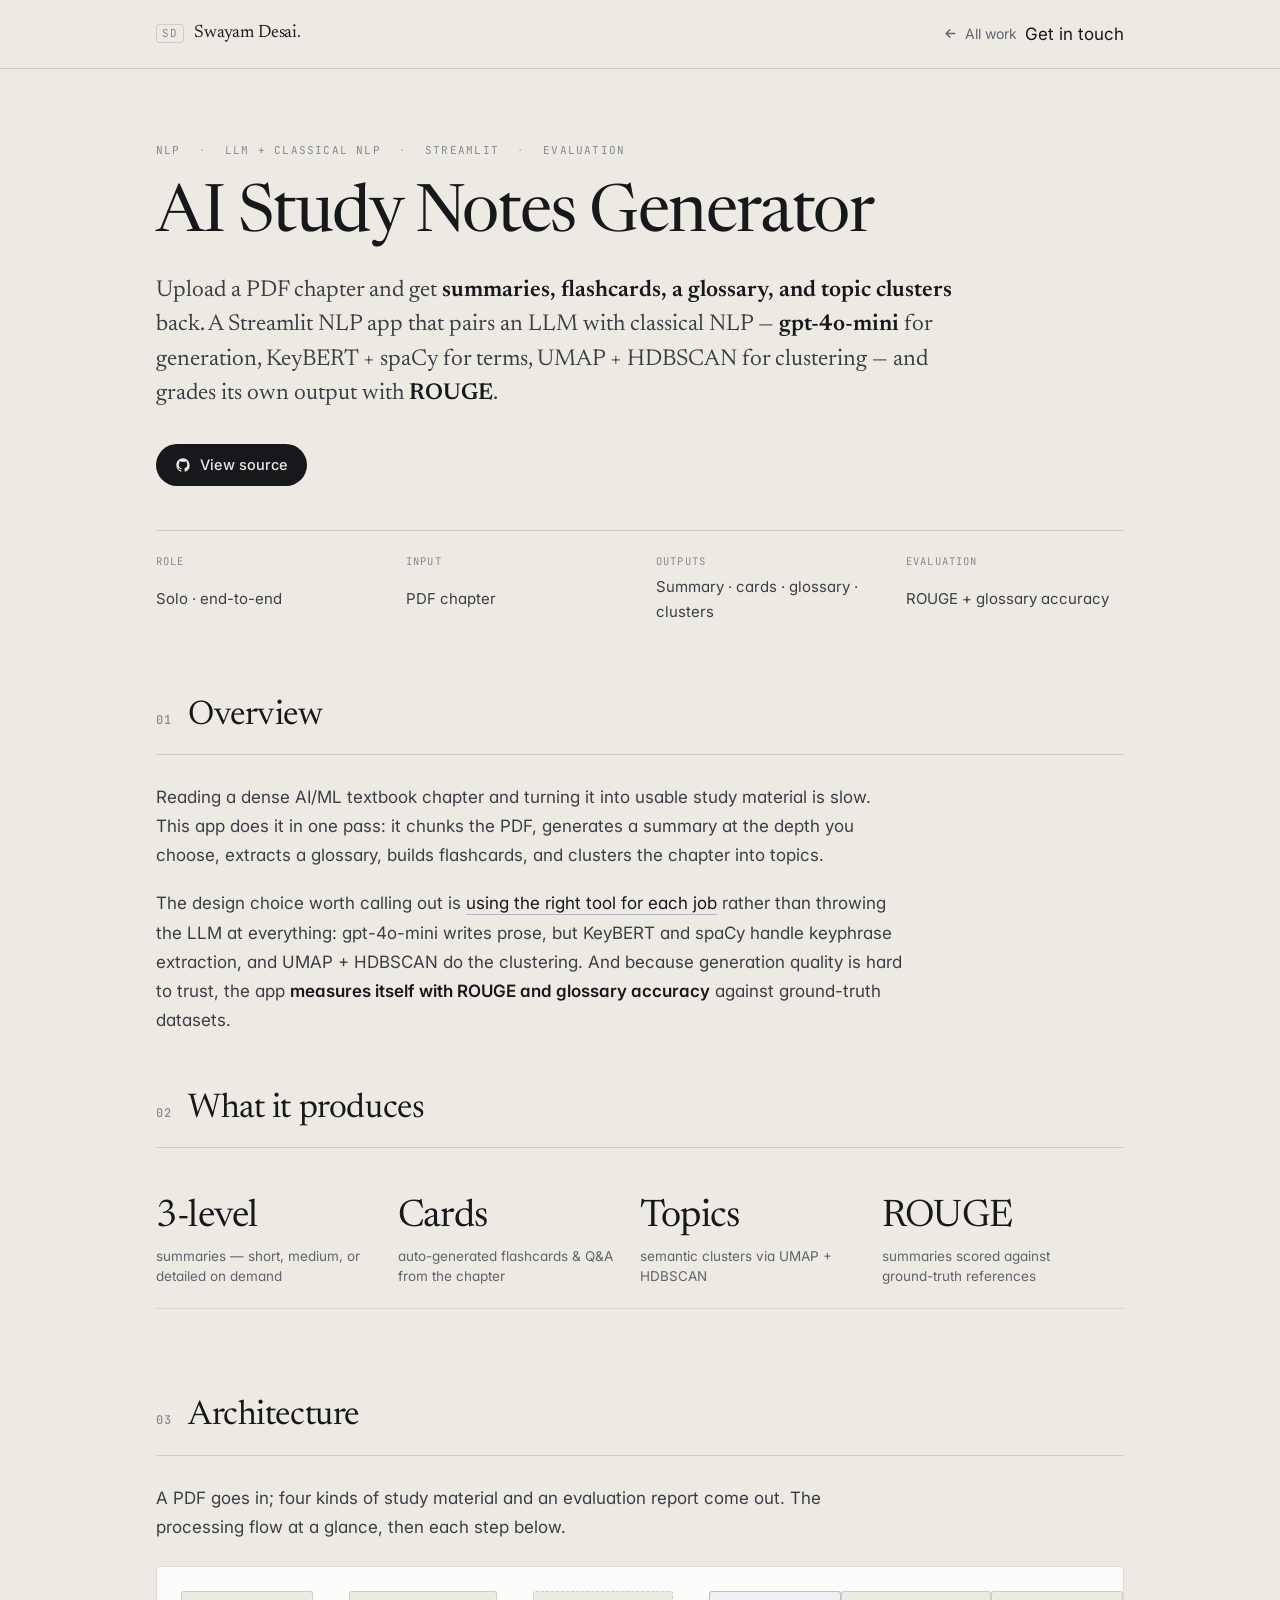
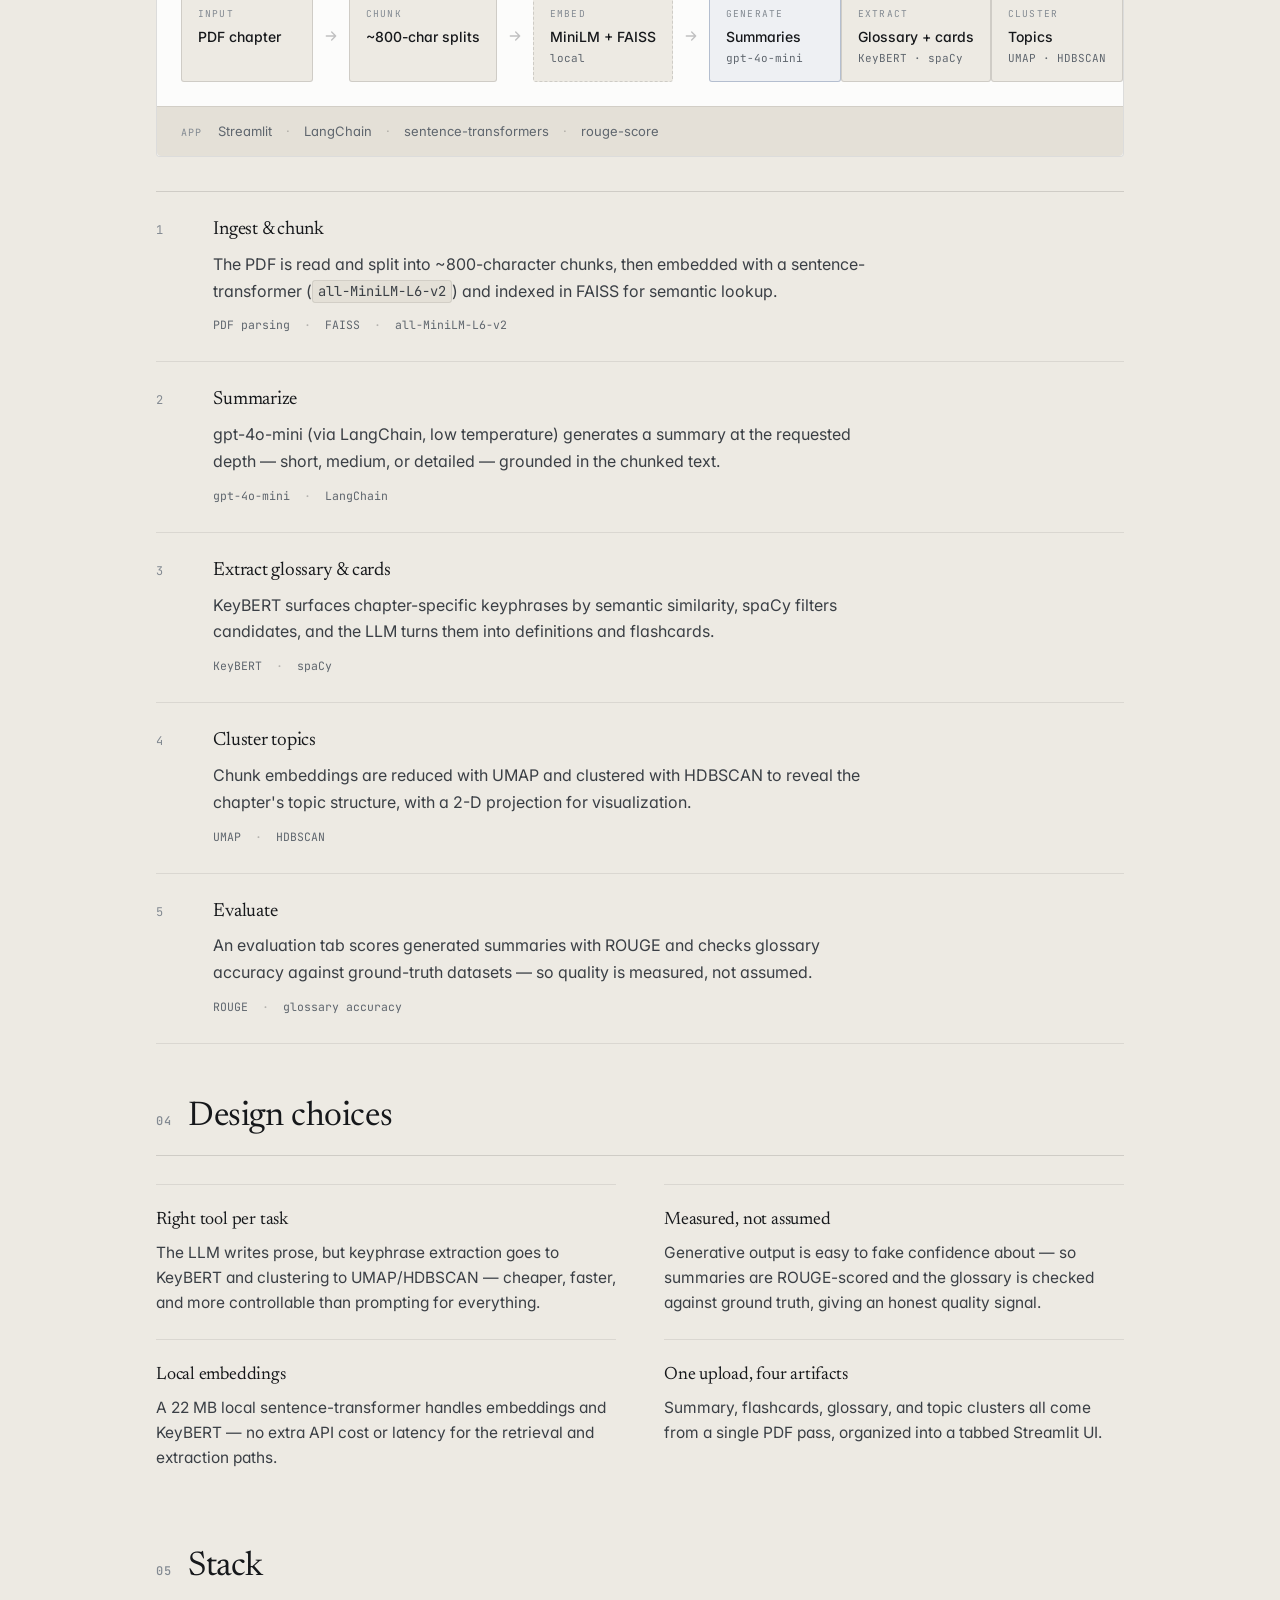
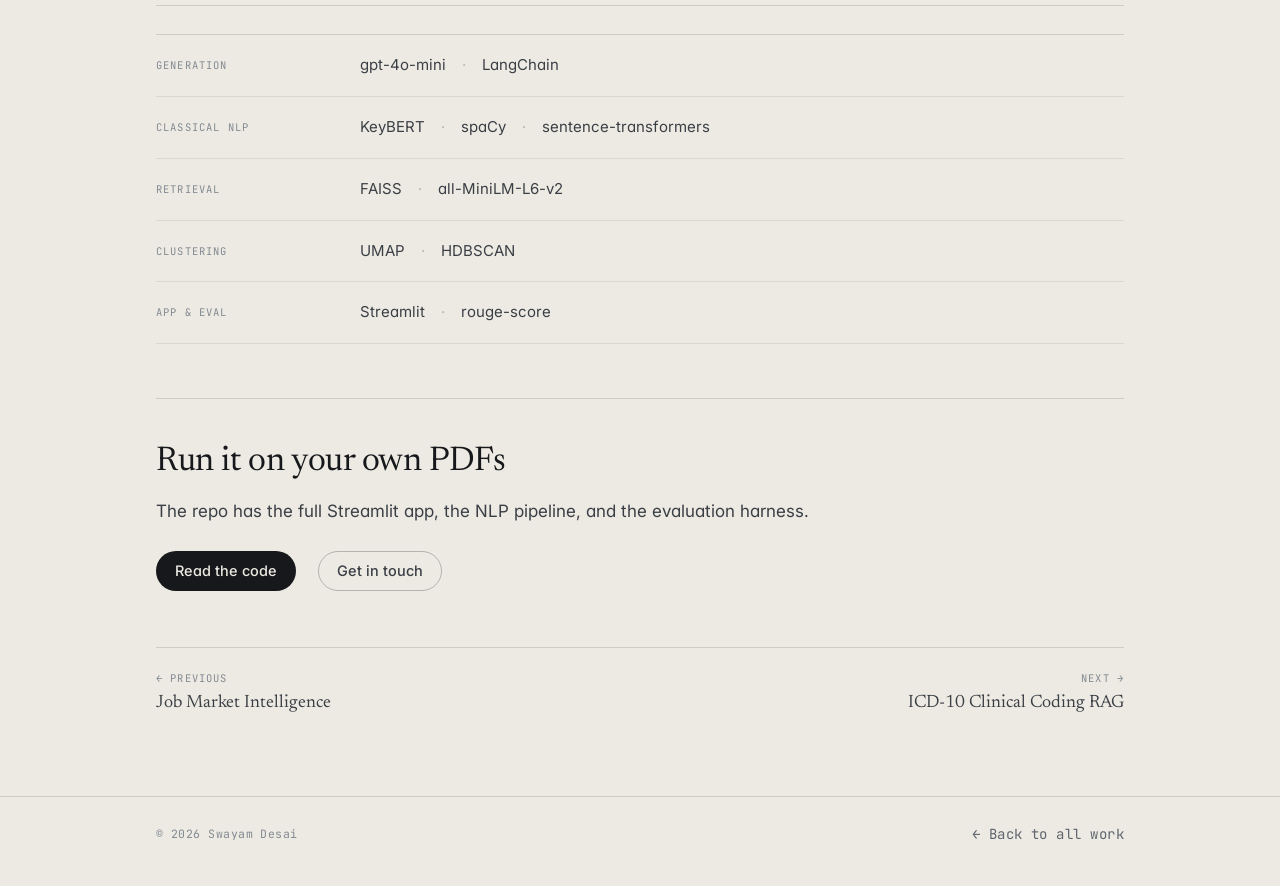
<file: projects/ai-study-notes.html>
<!DOCTYPE html>
<html lang="en">
<head>
<meta charset="UTF-8" />
<meta name="viewport" content="width=device-width, initial-scale=1.0" />
<title>AI Study Notes Generator — Swayam Desai</title>
<meta name="description" content="A Streamlit NLP app that turns a PDF chapter into summaries, flashcards, a glossary, and topic clusters — combining gpt-4o-mini with KeyBERT, spaCy, UMAP/HDBSCAN, and ROUGE evaluation." />
<link rel="icon" href="../favicon.svg" type="image/svg+xml" />
<link rel="preconnect" href="https://fonts.googleapis.com" />
<link rel="preconnect" href="https://fonts.gstatic.com" crossorigin />
<link href="https://fonts.googleapis.com/css2?family=Inter:wght@400;500;600&family=JetBrains+Mono:wght@400;500&family=Newsreader:ital,opsz,wght@0,6..72,300..600;1,6..72,300..500&display=swap" rel="stylesheet" />
<link rel="stylesheet" href="../styles.css" />
<link rel="stylesheet" href="../projects.css" />
</head>
<body>

<header class="nav scrolled" id="nav">
  <div class="wrap nav-inner">
    <a class="brand" href="../index.html#top"><span class="mark">SD</span><span>Swayam Desai<span class="dot">.</span></span></a>
    <div style="display:flex;align-items:center;gap:8px">
      <a class="back-link" href="../index.html#work"><svg viewBox="0 0 24 24" fill="none" stroke="currentColor" stroke-width="2.2" stroke-linecap="round" stroke-linejoin="round"><path d="M19 12H5M11 6l-6 6 6 6"/></svg> All work</a>
      <a class="nav-cta" href="../index.html#contact">Get in touch</a>
    </div>
  </div>
</header>

<main id="top">
  <section class="cs-hero section" style="padding-bottom:0">
    <div class="wrap">
      <div class="cs-tags">
        <span class="card-tag">NLP</span>
        <span class="card-tag">LLM + Classical NLP</span>
        <span class="card-tag">Streamlit</span>
        <span class="card-tag">Evaluation</span>
      </div>
      <h1>AI Study Notes Generator</h1>
      <p class="lede">Upload a PDF chapter and get <strong>summaries, flashcards, a glossary, and topic clusters</strong> back. A Streamlit NLP app that pairs an LLM with classical NLP — <strong>gpt-4o-mini</strong> for generation, KeyBERT + spaCy for terms, UMAP + HDBSCAN for clustering — and grades its own output with <strong>ROUGE</strong>.</p>
      <div class="cs-actions">
        <a class="btn btn-primary" href="https://github.com/SwayamDesai/AI-Study-Notes-Generator" target="_blank" rel="noopener">
          <svg viewBox="0 0 24 24" fill="currentColor"><path d="M12 2C6.48 2 2 6.58 2 12.25c0 4.53 2.87 8.37 6.84 9.73.5.1.68-.22.68-.49 0-.24-.01-.87-.01-1.71-2.78.62-3.37-1.37-3.37-1.37-.45-1.18-1.11-1.49-1.11-1.49-.91-.64.07-.62.07-.62 1 .07 1.53 1.06 1.53 1.06.89 1.56 2.34 1.11 2.91.85.09-.66.35-1.11.63-1.37-2.22-.26-4.56-1.14-4.56-5.07 0-1.12.39-2.03 1.03-2.75-.1-.26-.45-1.3.1-2.71 0 0 .84-.28 2.75 1.05a9.35 9.35 0 0 1 5 0c1.91-1.33 2.75-1.05 2.75-1.05.55 1.41.2 2.45.1 2.71.64.72 1.03 1.63 1.03 2.75 0 3.94-2.34 4.81-4.57 5.06.36.32.68.94.68 1.9 0 1.37-.01 2.47-.01 2.81 0 .27.18.6.69.49A10.04 10.04 0 0 0 22 12.25C22 6.58 17.52 2 12 2Z"/></svg>
          View source
        </a>
      </div>
      <div class="meta-row reveal">
        <div class="meta-cell"><div class="k">Role</div><div class="v">Solo · end-to-end</div></div>
        <div class="meta-cell"><div class="k">Input</div><div class="v">PDF chapter</div></div>
        <div class="meta-cell"><div class="k">Outputs</div><div class="v">Summary · cards · glossary · clusters</div></div>
        <div class="meta-cell"><div class="k">Evaluation</div><div class="v">ROUGE + glossary accuracy</div></div>
      </div>
    </div>
  </section>

  <section class="cs-section" style="padding-top:clamp(48px,7vw,72px)">
    <div class="wrap">
      <h2><span class="idx">01</span> Overview</h2>
      <div class="prose reveal">
        <p>Reading a dense AI/ML textbook chapter and turning it into usable study material is slow. This app does it in one pass: it chunks the PDF, generates a summary at the depth you choose, extracts a glossary, builds flashcards, and clusters the chapter into topics.</p>
        <p>The design choice worth calling out is <span class="accent-text">using the right tool for each job</span> rather than throwing the LLM at everything: gpt-4o-mini writes prose, but KeyBERT and spaCy handle keyphrase extraction, and UMAP + HDBSCAN do the clustering. And because generation quality is hard to trust, the app <strong>measures itself with ROUGE and glossary accuracy</strong> against ground-truth datasets.</p>
      </div>
    </div>
  </section>

  <section class="cs-section">
    <div class="wrap">
      <h2><span class="idx">02</span> What it produces</h2>
      <div class="result-grid reveal">
        <div class="result-cell"><div class="big">3-level</div><div class="cap">summaries — short, medium, or detailed on demand</div></div>
        <div class="result-cell"><div class="big">Cards</div><div class="cap">auto-generated flashcards &amp; Q&amp;A from the chapter</div></div>
        <div class="result-cell"><div class="big">Topics</div><div class="cap">semantic clusters via UMAP + HDBSCAN</div></div>
        <div class="result-cell"><div class="big">ROUGE</div><div class="cap">summaries scored against ground-truth references</div></div>
      </div>
    </div>
  </section>

  <section class="cs-section">
    <div class="wrap">
      <h2><span class="idx">03</span> Architecture</h2>
      <p class="intro">A PDF goes in; four kinds of study material and an evaluation report come out. The processing flow at a glance, then each step below.</p>
      <div class="arch reveal">
        <div class="arch-scroll">
          <div class="arch-track">
            <div class="arch-col"><div class="arch-node"><div class="t">Input</div><div class="n">PDF chapter</div></div></div>
            <div class="arch-arrow"><svg viewBox="0 0 24 24" fill="none" stroke="currentColor" stroke-width="2" stroke-linecap="round" stroke-linejoin="round"><path d="M5 12h14M13 6l6 6-6 6"/></svg></div>
            <div class="arch-col"><div class="arch-node"><div class="t">Chunk</div><div class="n">~800-char splits</div></div></div>
            <div class="arch-arrow"><svg viewBox="0 0 24 24" fill="none" stroke="currentColor" stroke-width="2" stroke-linecap="round" stroke-linejoin="round"><path d="M5 12h14M13 6l6 6-6 6"/></svg></div>
            <div class="arch-col"><div class="arch-node store"><div class="t">Embed</div><div class="n">MiniLM + FAISS</div><div class="sub">local</div></div></div>
            <div class="arch-arrow"><svg viewBox="0 0 24 24" fill="none" stroke="currentColor" stroke-width="2" stroke-linecap="round" stroke-linejoin="round"><path d="M5 12h14M13 6l6 6-6 6"/></svg></div>
            <div class="arch-col"><div class="arch-node primary"><div class="t">Generate</div><div class="n">Summaries</div><div class="sub">gpt-4o-mini</div></div><div class="arch-node"><div class="t">Extract</div><div class="n">Glossary + cards</div><div class="sub">KeyBERT · spaCy</div></div><div class="arch-node"><div class="t">Cluster</div><div class="n">Topics</div><div class="sub">UMAP · HDBSCAN</div></div></div>
            <div class="arch-arrow"><svg viewBox="0 0 24 24" fill="none" stroke="currentColor" stroke-width="2" stroke-linecap="round" stroke-linejoin="round"><path d="M5 12h14M13 6l6 6-6 6"/></svg></div>
            <div class="arch-col"><div class="arch-node"><div class="t">Evaluate</div><div class="n">ROUGE + glossary acc.</div></div></div>
          </div>
        </div>
        <div class="arch-infra"><span class="lbl">App</span><div class="items"><span>Streamlit</span><span>LangChain</span><span>sentence-transformers</span><span>rouge-score</span></div></div>
      </div>
      <div class="flow reveal">
        <div class="flow-step"><div class="flow-rail"><div class="flow-node">1</div><div class="flow-connector"></div></div><div class="flow-body"><h3>Ingest &amp; chunk</h3><p>The PDF is read and split into ~800-character chunks, then embedded with a sentence-transformer (<code>all-MiniLM-L6-v2</code>) and indexed in FAISS for semantic lookup.</p><div class="chips"><span>PDF parsing</span><span>FAISS</span><span>all-MiniLM-L6-v2</span></div></div></div>
        <div class="flow-step"><div class="flow-rail"><div class="flow-node">2</div><div class="flow-connector"></div></div><div class="flow-body"><h3>Summarize</h3><p>gpt-4o-mini (via LangChain, low temperature) generates a summary at the requested depth — short, medium, or detailed — grounded in the chunked text.</p><div class="chips"><span>gpt-4o-mini</span><span>LangChain</span></div></div></div>
        <div class="flow-step"><div class="flow-rail"><div class="flow-node">3</div><div class="flow-connector"></div></div><div class="flow-body"><h3>Extract glossary &amp; cards</h3><p>KeyBERT surfaces chapter-specific keyphrases by semantic similarity, spaCy filters candidates, and the LLM turns them into definitions and flashcards.</p><div class="chips"><span>KeyBERT</span><span>spaCy</span></div></div></div>
        <div class="flow-step"><div class="flow-rail"><div class="flow-node">4</div><div class="flow-connector"></div></div><div class="flow-body"><h3>Cluster topics</h3><p>Chunk embeddings are reduced with UMAP and clustered with HDBSCAN to reveal the chapter's topic structure, with a 2-D projection for visualization.</p><div class="chips"><span>UMAP</span><span>HDBSCAN</span></div></div></div>
        <div class="flow-step"><div class="flow-rail"><div class="flow-node">5</div></div><div class="flow-body"><h3>Evaluate</h3><p>An evaluation tab scores generated summaries with ROUGE and checks glossary accuracy against ground-truth datasets — so quality is measured, not assumed.</p><div class="chips"><span>ROUGE</span><span>glossary accuracy</span></div></div></div>
      </div>
    </div>
  </section>

  <section class="cs-section">
    <div class="wrap">
      <h2><span class="idx">04</span> Design choices</h2>
      <div class="highlights reveal">
        <div class="hl-card"><div class="hl-icon"><svg viewBox="0 0 24 24" fill="none" stroke="currentColor" stroke-width="2" stroke-linecap="round" stroke-linejoin="round"><path d="M14 3v4a1 1 0 0 0 1 1h4"/><path d="M17 21H7a2 2 0 0 1-2-2V5a2 2 0 0 1 2-2h7l5 5v11a2 2 0 0 1-2 2Z"/></svg></div><h3>Right tool per task</h3><p>The LLM writes prose, but keyphrase extraction goes to KeyBERT and clustering to UMAP/HDBSCAN — cheaper, faster, and more controllable than prompting for everything.</p></div>
        <div class="hl-card"><div class="hl-icon"><svg viewBox="0 0 24 24" fill="none" stroke="currentColor" stroke-width="2" stroke-linecap="round" stroke-linejoin="round"><path d="M9 11l3 3 8-8"/><path d="M20 12v6a2 2 0 0 1-2 2H6a2 2 0 0 1-2-2V6a2 2 0 0 1 2-2h9"/></svg></div><h3>Measured, not assumed</h3><p>Generative output is easy to fake confidence about — so summaries are ROUGE-scored and the glossary is checked against ground truth, giving an honest quality signal.</p></div>
        <div class="hl-card"><div class="hl-icon"><svg viewBox="0 0 24 24" fill="none" stroke="currentColor" stroke-width="2" stroke-linecap="round" stroke-linejoin="round"><ellipse cx="12" cy="5" rx="9" ry="3"/><path d="M3 5v14a9 3 0 0 0 18 0V5"/></svg></div><h3>Local embeddings</h3><p>A 22&nbsp;MB local sentence-transformer handles embeddings and KeyBERT — no extra API cost or latency for the retrieval and extraction paths.</p></div>
        <div class="hl-card"><div class="hl-icon"><svg viewBox="0 0 24 24" fill="none" stroke="currentColor" stroke-width="2" stroke-linecap="round" stroke-linejoin="round"><rect x="3" y="3" width="7" height="7" rx="1"/><rect x="14" y="3" width="7" height="7" rx="1"/><rect x="14" y="14" width="7" height="7" rx="1"/><rect x="3" y="14" width="7" height="7" rx="1"/></svg></div><h3>One upload, four artifacts</h3><p>Summary, flashcards, glossary, and topic clusters all come from a single PDF pass, organized into a tabbed Streamlit UI.</p></div>
      </div>
    </div>
  </section>

  <section class="cs-section">
    <div class="wrap">
      <h2><span class="idx">05</span> Stack</h2>
      <div class="stack-block reveal">
        <div class="stack-row"><div class="layer">Generation</div><div class="items"><span>gpt-4o-mini</span><span>LangChain</span></div></div>
        <div class="stack-row"><div class="layer">Classical NLP</div><div class="items"><span>KeyBERT</span><span>spaCy</span><span>sentence-transformers</span></div></div>
        <div class="stack-row"><div class="layer">Retrieval</div><div class="items"><span>FAISS</span><span>all-MiniLM-L6-v2</span></div></div>
        <div class="stack-row"><div class="layer">Clustering</div><div class="items"><span>UMAP</span><span>HDBSCAN</span></div></div>
        <div class="stack-row"><div class="layer">App &amp; eval</div><div class="items"><span>Streamlit</span><span>rouge-score</span></div></div>
      </div>
    </div>
  </section>

  <section class="section" style="padding-top:0">
    <div class="wrap">
      <div class="cs-cta reveal">
        <h2>Run it on your own PDFs</h2>
        <p>The repo has the full Streamlit app, the NLP pipeline, and the evaluation harness.</p>
        <div class="cs-actions">
          <a class="btn btn-primary" href="https://github.com/SwayamDesai/AI-Study-Notes-Generator" target="_blank" rel="noopener">Read the code</a>
          <a class="btn btn-ghost" href="../index.html#contact">Get in touch</a>
        </div>
      </div>
      <div class="pager">
        <a class="prev" href="job-market-intelligence.html"><div class="dir">← Previous</div><div class="name">Job Market Intelligence</div></a>
        <a class="next" href="icd10-rag.html"><div class="dir">Next →</div><div class="name">ICD-10 Clinical Coding RAG</div></a>
      </div>
    </div>
  </section>
</main>

<footer class="footer">
  <div class="wrap footer-inner">
    <span class="muted">© <span id="year">2026</span> Swayam Desai</span>
    <a class="back-link" href="../index.html#work">← Back to all work</a>
  </div>
</footer>
<script src="../main.js"></script>

</body>
</html>
</file>
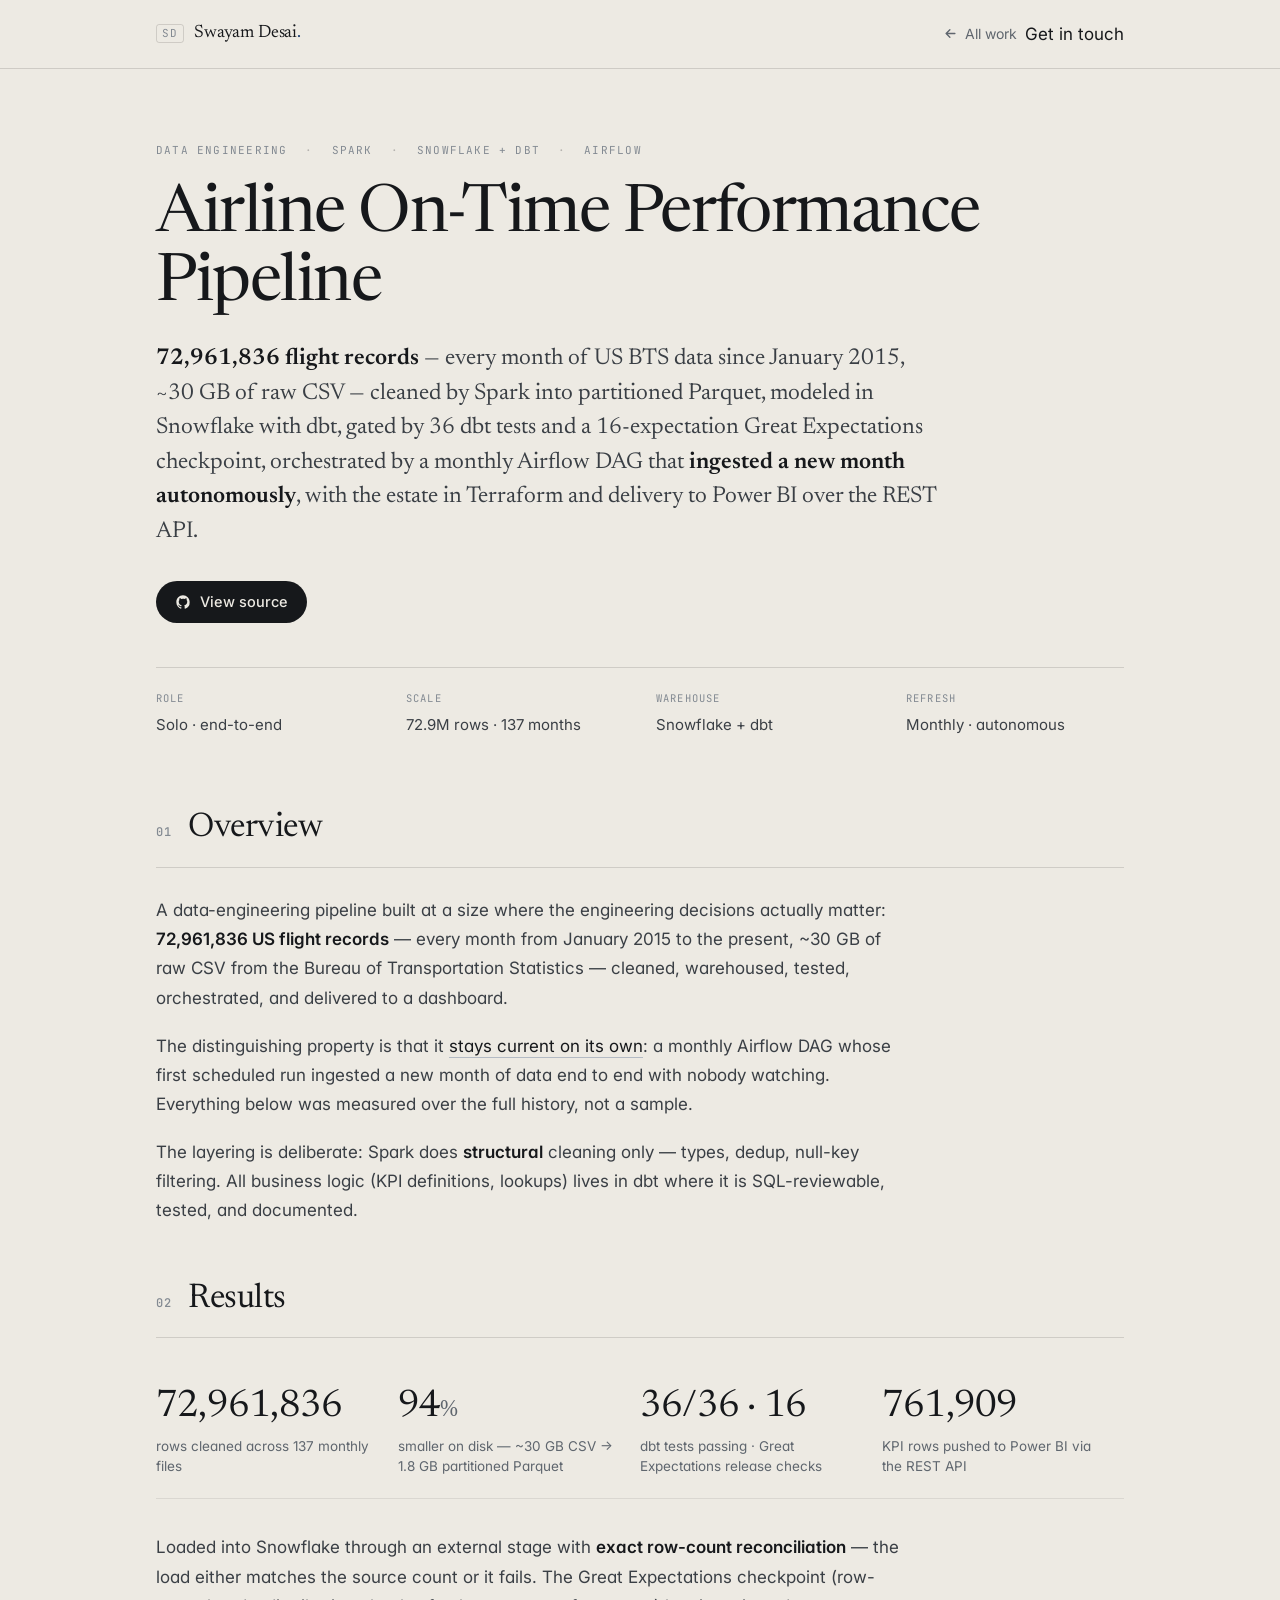
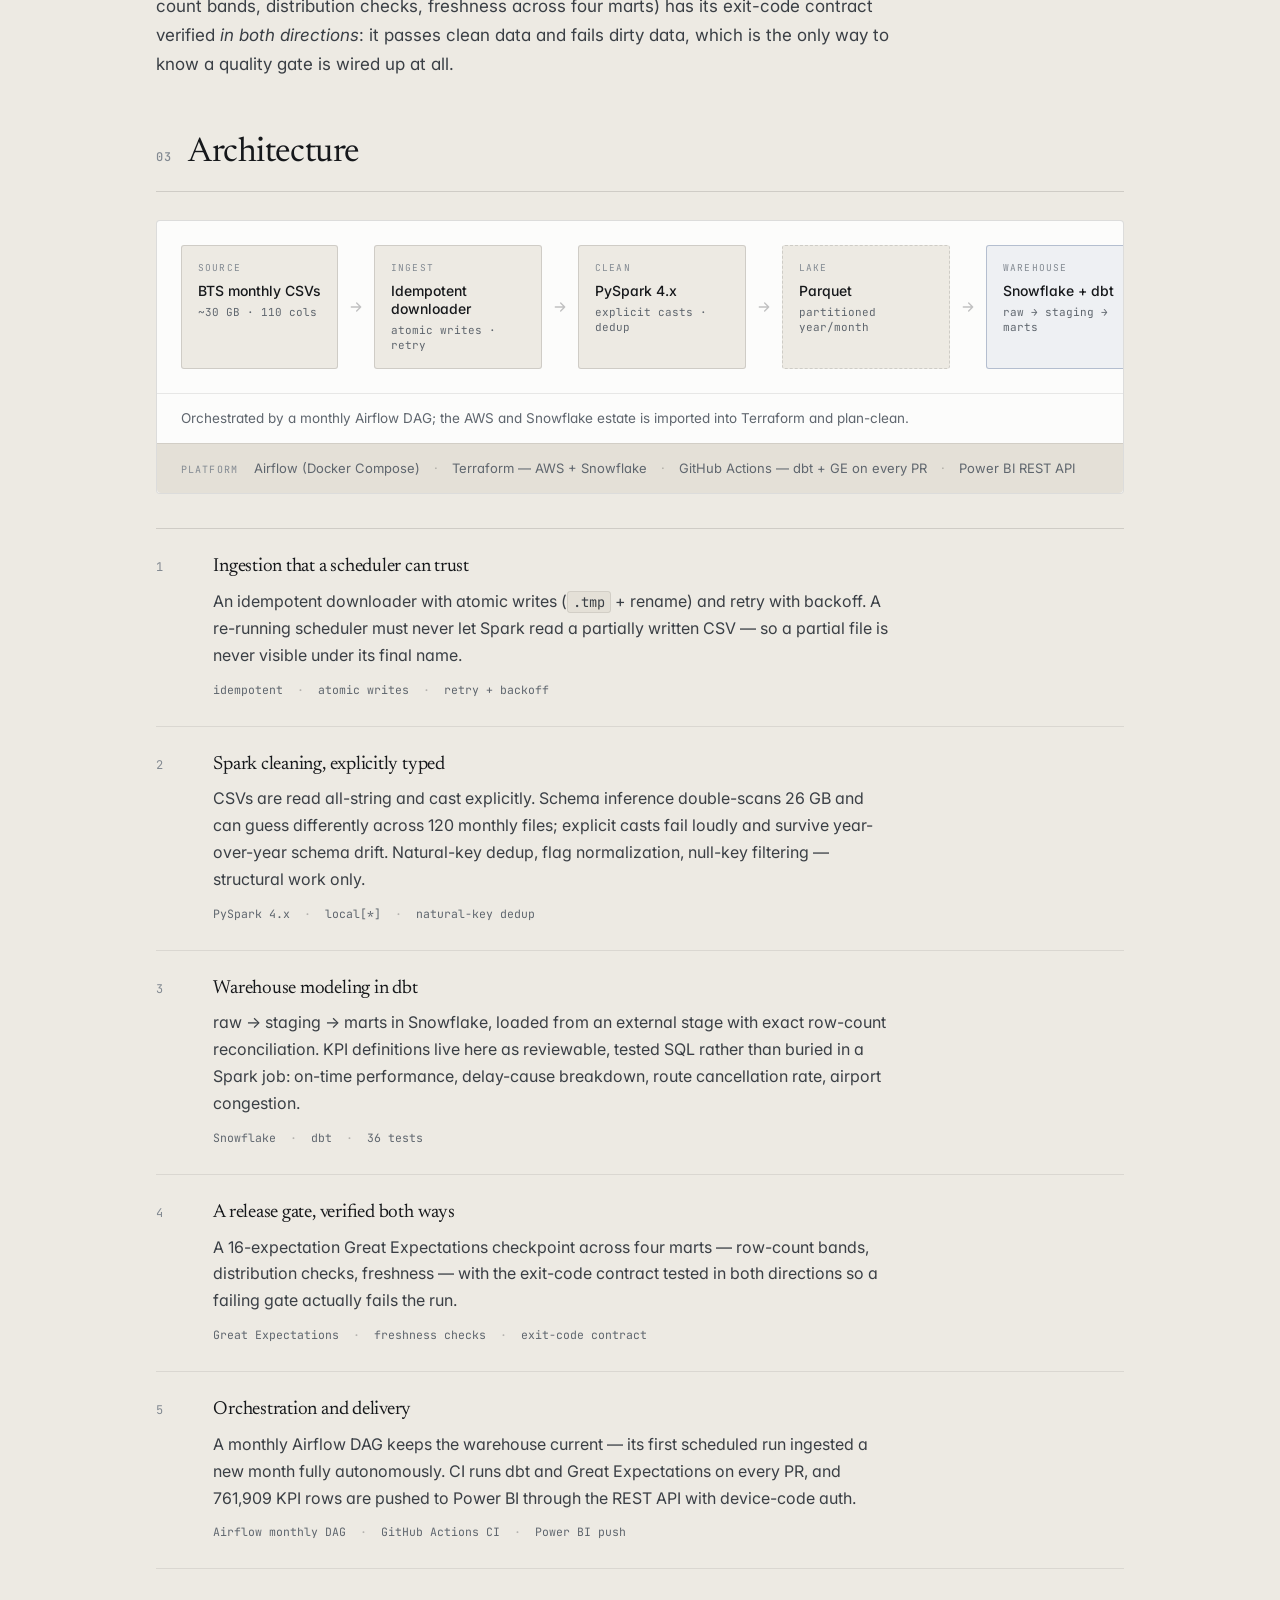
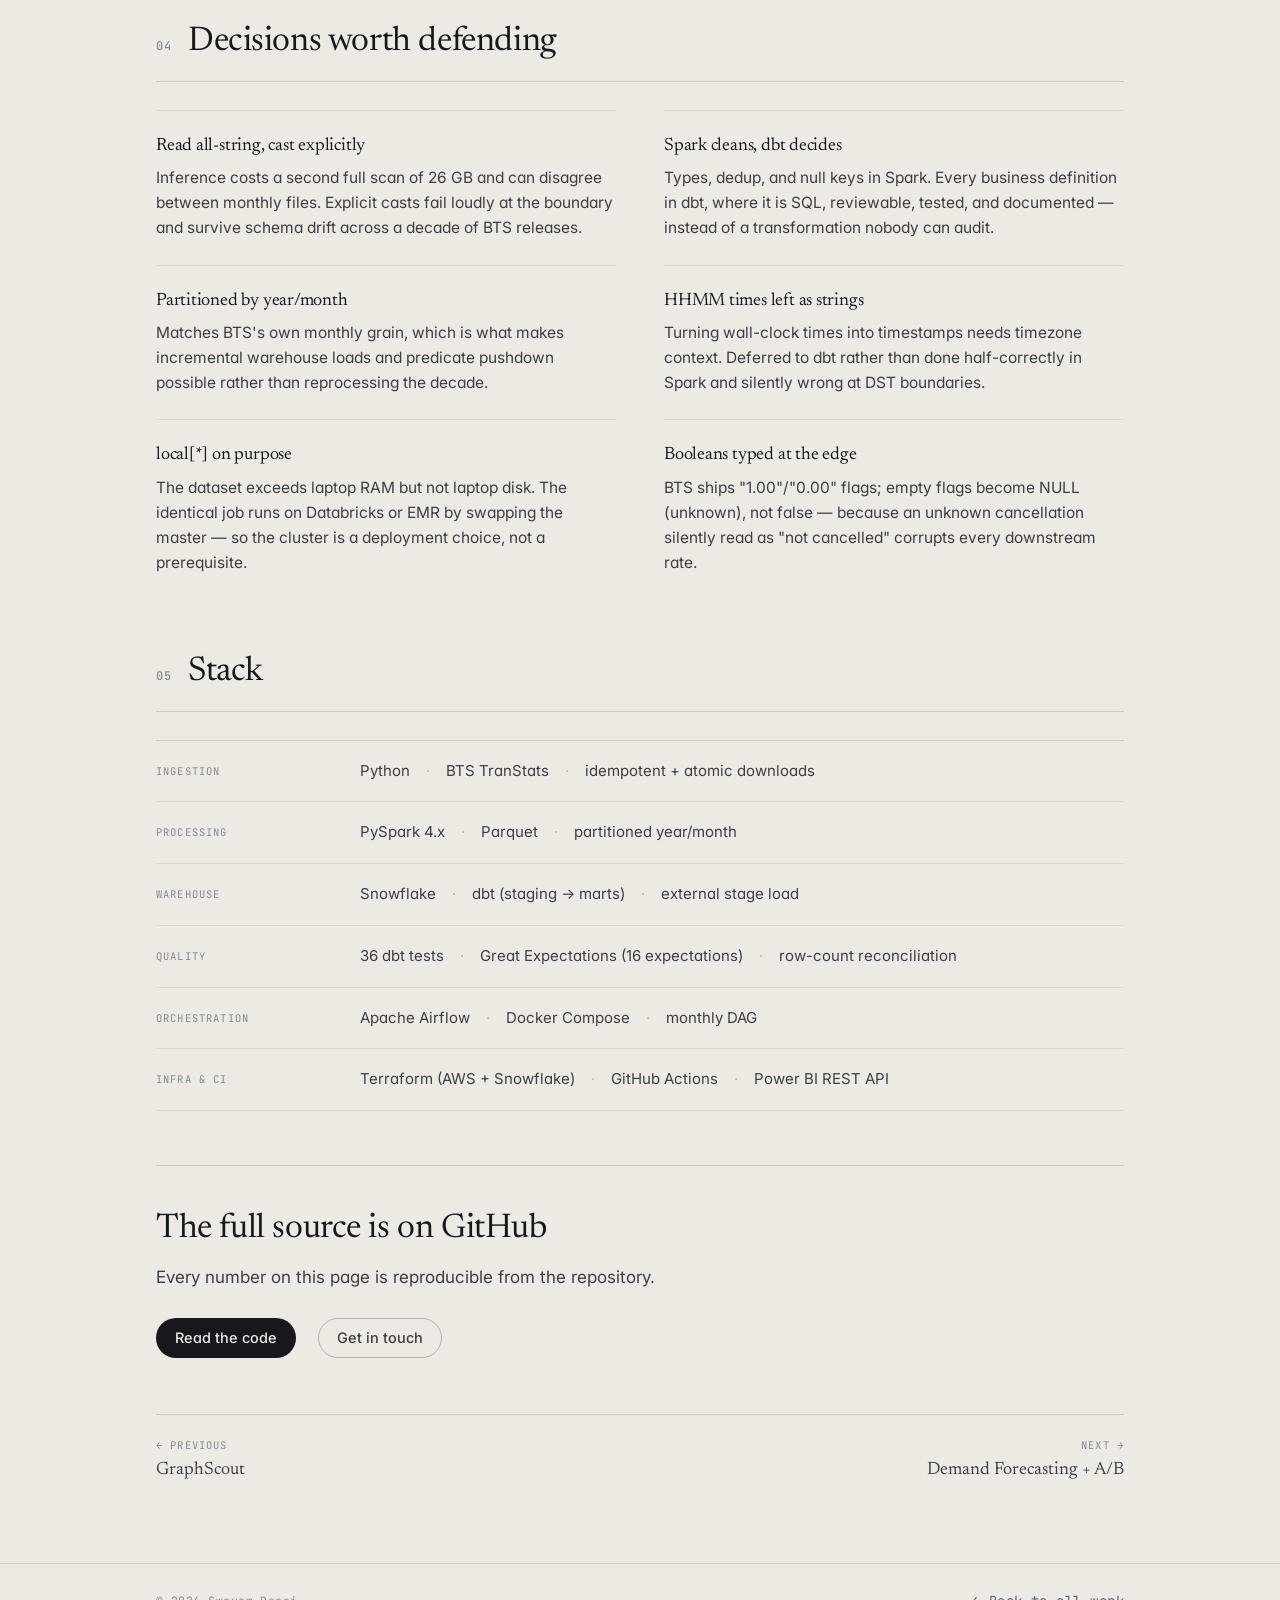
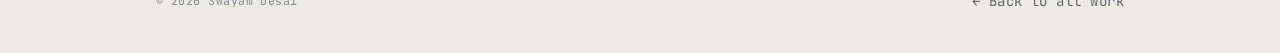
<file: projects/airline-otp-pipeline.html>
<!DOCTYPE html>
<html lang="en">
<head>
<meta charset="UTF-8" />
<meta name="viewport" content="width=device-width, initial-scale=1.0" />
<title>Airline On-Time Performance Pipeline — Swayam Desai — Swayam Desai</title>
<meta name="description" content="End-to-end data engineering: 72.9M BTS flight records through Spark, S3, Snowflake, dbt, Great Expectations, Airflow and Terraform to an auto-refreshing Power BI dashboard." />
<link rel="icon" href="../favicon.svg" type="image/svg+xml" />
<link rel="preconnect" href="https://fonts.googleapis.com" />
<link rel="preconnect" href="https://fonts.gstatic.com" crossorigin />
<link href="https://fonts.googleapis.com/css2?family=Inter:wght@400;500;600&family=JetBrains+Mono:wght@400;500&family=Newsreader:ital,opsz,wght@0,6..72,300..600;1,6..72,300..500&display=swap" rel="stylesheet" />
<link rel="stylesheet" href="../styles.css" />
<link rel="stylesheet" href="../projects.css" />
</head>
<body>

<header class="nav scrolled" id="nav">
  <div class="wrap nav-inner">
    <a class="brand" href="../index.html#top"><span class="mark">SD</span><span>Swayam Desai<span class="dot">.</span></span></a>
    <div style="display:flex;align-items:center;gap:8px">
      <a class="back-link" href="../index.html#work"><svg viewBox="0 0 24 24" fill="none" stroke="currentColor" stroke-width="2.2" stroke-linecap="round" stroke-linejoin="round"><path d="M19 12H5M11 6l-6 6 6 6"/></svg> All work</a>
      <a class="nav-cta" href="../index.html#contact">Get in touch</a>
    </div>
  </div>
</header>

<main id="top">
  <section class="cs-hero section" style="padding-bottom:0">
    <div class="wrap">
      <div class="cs-tags">
        <span class="card-tag">Data Engineering</span>
        <span class="card-tag">Spark</span>
        <span class="card-tag">Snowflake + dbt</span>
        <span class="card-tag">Airflow</span>
      </div>
      <h1>Airline On-Time Performance Pipeline</h1>
      <p class="lede"><strong>72,961,836 flight records</strong> — every month of US BTS data since January 2015, ~30&nbsp;GB of raw CSV — cleaned by Spark into partitioned Parquet, modeled in Snowflake with dbt, gated by 36 dbt tests and a 16-expectation Great Expectations checkpoint, orchestrated by a monthly Airflow DAG that <strong>ingested a new month autonomously</strong>, with the estate in Terraform and delivery to Power BI over the REST API.</p>
      <div class="cs-actions">
        <a class="btn btn-primary" href="https://github.com/SwayamDesai/airline-otp-pipeline" target="_blank" rel="noopener">
          <svg viewBox="0 0 24 24" fill="currentColor"><path d="M12 2C6.48 2 2 6.58 2 12.25c0 4.53 2.87 8.37 6.84 9.73.5.1.68-.22.68-.49 0-.24-.01-.87-.01-1.71-2.78.62-3.37-1.37-3.37-1.37-.45-1.18-1.11-1.49-1.11-1.49-.91-.64.07-.62.07-.62 1 .07 1.53 1.06 1.53 1.06.89 1.56 2.34 1.11 2.91.85.09-.66.35-1.11.63-1.37-2.22-.26-4.56-1.14-4.56-5.07 0-1.12.39-2.03 1.03-2.75-.1-.26-.45-1.3.1-2.71 0 0 .84-.28 2.75 1.05a9.35 9.35 0 0 1 2.5-.34c.85 0 1.71.12 2.5.34 1.91-1.33 2.75-1.05 2.75-1.05.55 1.41.2 2.45.1 2.71.64.72 1.03 1.63 1.03 2.75 0 3.94-2.34 4.81-4.57 5.06.36.32.68.94.68 1.9 0 1.37-.01 2.47-.01 2.81 0 .27.18.6.69.49A10.04 10.04 0 0 0 22 12.25C22 6.58 17.52 2 12 2Z"/></svg>
          View source
        </a>
      </div>
      <div class="meta-row reveal">
        <div class="meta-cell"><div class="k">Role</div><div class="v">Solo · end-to-end</div></div>
        <div class="meta-cell"><div class="k">Scale</div><div class="v">72.9M rows · 137 months</div></div>
        <div class="meta-cell"><div class="k">Warehouse</div><div class="v">Snowflake + dbt</div></div>
        <div class="meta-cell"><div class="k">Refresh</div><div class="v">Monthly · autonomous</div></div>
      </div>
    </div>
  </section>

  <section class="cs-section" style="padding-top:clamp(48px,7vw,72px)">
    <div class="wrap">
      <h2><span class="idx">01</span> Overview</h2>
      <div class="prose reveal">
        <p>A data-engineering pipeline built at a size where the engineering decisions actually matter: <strong>72,961,836 US flight records</strong> — every month from January 2015 to the present, ~30&nbsp;GB of raw CSV from the Bureau of Transportation Statistics — cleaned, warehoused, tested, orchestrated, and delivered to a dashboard.</p>
        <p>The distinguishing property is that it <span class="accent-text">stays current on its own</span>: a monthly Airflow DAG whose first scheduled run ingested a new month of data end to end with nobody watching. Everything below was measured over the full history, not a sample.</p>
        <p>The layering is deliberate: Spark does <strong>structural</strong> cleaning only — types, dedup, null-key filtering. All business logic (KPI definitions, lookups) lives in dbt where it is SQL-reviewable, tested, and documented.</p>
      </div>
    </div>
  </section>
  <section class="cs-section">
    <div class="wrap">
      <h2><span class="idx">02</span> Results</h2>
      <div class="result-grid reveal">
        <div class="result-cell"><div class="big">72,961,836</div><div class="cap">rows cleaned across 137 monthly files</div></div>
        <div class="result-cell"><div class="big">94<span class="u">%</span></div><div class="cap">smaller on disk — ~30 GB CSV → 1.8 GB partitioned Parquet</div></div>
        <div class="result-cell"><div class="big">36/36 · 16</div><div class="cap">dbt tests passing · Great Expectations release checks</div></div>
        <div class="result-cell"><div class="big">761,909</div><div class="cap">KPI rows pushed to Power BI via the REST API</div></div>
      </div>
      <div class="prose reveal">
        <p>Loaded into Snowflake through an external stage with <strong>exact row-count reconciliation</strong> — the load either matches the source count or it fails. The Great Expectations checkpoint (row-count bands, distribution checks, freshness across four marts) has its exit-code contract verified <em>in both directions</em>: it passes clean data and fails dirty data, which is the only way to know a quality gate is wired up at all.</p>
      </div>
    </div>
  </section>
  <section class="cs-section">
    <div class="wrap">
      <h2><span class="idx">03</span> Architecture</h2>
      <div class="arch reveal">
        <div class="arch-scroll">
          <div class="arch-track">
            <div class="arch-col"><div class="arch-node"><div class="t">Source</div><div class="n">BTS monthly CSVs</div><div class="sub">~30 GB · 110 cols</div></div></div>
            <div class="arch-arrow"><svg viewBox="0 0 24 24" fill="none" stroke="currentColor" stroke-width="2" stroke-linecap="round" stroke-linejoin="round"><path d="M5 12h14M13 6l6 6-6 6"/></svg></div>
            <div class="arch-col"><div class="arch-node"><div class="t">Ingest</div><div class="n">Idempotent downloader</div><div class="sub">atomic writes · retry</div></div></div>
            <div class="arch-arrow"><svg viewBox="0 0 24 24" fill="none" stroke="currentColor" stroke-width="2" stroke-linecap="round" stroke-linejoin="round"><path d="M5 12h14M13 6l6 6-6 6"/></svg></div>
            <div class="arch-col"><div class="arch-node"><div class="t">Clean</div><div class="n">PySpark 4.x</div><div class="sub">explicit casts · dedup</div></div></div>
            <div class="arch-arrow"><svg viewBox="0 0 24 24" fill="none" stroke="currentColor" stroke-width="2" stroke-linecap="round" stroke-linejoin="round"><path d="M5 12h14M13 6l6 6-6 6"/></svg></div>
            <div class="arch-col"><div class="arch-node store"><div class="t">Lake</div><div class="n">Parquet</div><div class="sub">partitioned year/month</div></div></div>
            <div class="arch-arrow"><svg viewBox="0 0 24 24" fill="none" stroke="currentColor" stroke-width="2" stroke-linecap="round" stroke-linejoin="round"><path d="M5 12h14M13 6l6 6-6 6"/></svg></div>
            <div class="arch-col"><div class="arch-node primary"><div class="t">Warehouse</div><div class="n">Snowflake + dbt</div><div class="sub">raw → staging → marts</div></div></div>
            <div class="arch-arrow"><svg viewBox="0 0 24 24" fill="none" stroke="currentColor" stroke-width="2" stroke-linecap="round" stroke-linejoin="round"><path d="M5 12h14M13 6l6 6-6 6"/></svg></div>
            <div class="arch-col"><div class="arch-node"><div class="t">Quality</div><div class="n">dbt tests + GE</div><div class="sub">36 + 16 checks</div></div></div>
            <div class="arch-arrow"><svg viewBox="0 0 24 24" fill="none" stroke="currentColor" stroke-width="2" stroke-linecap="round" stroke-linejoin="round"><path d="M5 12h14M13 6l6 6-6 6"/></svg></div>
            <div class="arch-col"><div class="arch-node"><div class="t">Deliver</div><div class="n">Power BI</div><div class="sub">REST push refresh</div></div></div>
          </div>
        </div>
        <p class="arch-caption">Orchestrated by a monthly Airflow DAG; the AWS and Snowflake estate is imported into Terraform and plan-clean.</p>
        <div class="arch-infra"><span class="lbl">Platform</span><div class="items"><span>Airflow (Docker Compose)</span><span>Terraform — AWS + Snowflake</span><span>GitHub Actions — dbt + GE on every PR</span><span>Power BI REST API</span></div></div>
      </div>
      <div class="flow reveal">
        <div class="flow-step"><div class="flow-rail"><div class="flow-node">1</div><div class="flow-connector"></div></div><div class="flow-body"><h3>Ingestion that a scheduler can trust</h3><p>An idempotent downloader with atomic writes (<code>.tmp</code> + rename) and retry with backoff. A re-running scheduler must never let Spark read a partially written CSV — so a partial file is never visible under its final name.</p><div class="chips"><span>idempotent</span><span>atomic writes</span><span>retry + backoff</span></div></div></div>
        <div class="flow-step"><div class="flow-rail"><div class="flow-node">2</div><div class="flow-connector"></div></div><div class="flow-body"><h3>Spark cleaning, explicitly typed</h3><p>CSVs are read all-string and cast explicitly. Schema inference double-scans 26 GB and can guess differently across 120 monthly files; explicit casts fail loudly and survive year-over-year schema drift. Natural-key dedup, flag normalization, null-key filtering — structural work only.</p><div class="chips"><span>PySpark 4.x</span><span>local[*]</span><span>natural-key dedup</span></div></div></div>
        <div class="flow-step"><div class="flow-rail"><div class="flow-node">3</div><div class="flow-connector"></div></div><div class="flow-body"><h3>Warehouse modeling in dbt</h3><p>raw → staging → marts in Snowflake, loaded from an external stage with exact row-count reconciliation. KPI definitions live here as reviewable, tested SQL rather than buried in a Spark job: on-time performance, delay-cause breakdown, route cancellation rate, airport congestion.</p><div class="chips"><span>Snowflake</span><span>dbt</span><span>36 tests</span></div></div></div>
        <div class="flow-step"><div class="flow-rail"><div class="flow-node">4</div><div class="flow-connector"></div></div><div class="flow-body"><h3>A release gate, verified both ways</h3><p>A 16-expectation Great Expectations checkpoint across four marts — row-count bands, distribution checks, freshness — with the exit-code contract tested in both directions so a failing gate actually fails the run.</p><div class="chips"><span>Great Expectations</span><span>freshness checks</span><span>exit-code contract</span></div></div></div>
        <div class="flow-step"><div class="flow-rail"><div class="flow-node">5</div></div><div class="flow-body"><h3>Orchestration and delivery</h3><p>A monthly Airflow DAG keeps the warehouse current — its first scheduled run ingested a new month fully autonomously. CI runs dbt and Great Expectations on every PR, and 761,909 KPI rows are pushed to Power BI through the REST API with device-code auth.</p><div class="chips"><span>Airflow monthly DAG</span><span>GitHub Actions CI</span><span>Power BI push</span></div></div></div>
      </div>
    </div>
  </section>
  <section class="cs-section">
    <div class="wrap">
      <h2><span class="idx">04</span> Decisions worth defending</h2>
      <div class="highlights reveal">
        <div class="hl-card"><div class="hl-icon"><svg viewBox="0 0 24 24" fill="none" stroke="currentColor" stroke-width="2" stroke-linecap="round" stroke-linejoin="round"><circle cx="12" cy="12" r="9"/><path d="m8 12 3 3 5-6"/></svg></div><h3>Read all-string, cast explicitly</h3><p>Inference costs a second full scan of 26 GB and can disagree between monthly files. Explicit casts fail loudly at the boundary and survive schema drift across a decade of BTS releases.</p></div>
        <div class="hl-card"><div class="hl-icon"><svg viewBox="0 0 24 24" fill="none" stroke="currentColor" stroke-width="2" stroke-linecap="round" stroke-linejoin="round"><path d="m8 6-4 6 4 6M16 6l4 6-4 6"/></svg></div><h3>Spark cleans, dbt decides</h3><p>Types, dedup, and null keys in Spark. Every business definition in dbt, where it is SQL, reviewable, tested, and documented — instead of a transformation nobody can audit.</p></div>
        <div class="hl-card"><div class="hl-icon"><svg viewBox="0 0 24 24" fill="none" stroke="currentColor" stroke-width="2" stroke-linecap="round" stroke-linejoin="round"><ellipse cx="12" cy="5" rx="9" ry="3"/><path d="M3 5v14a9 3 0 0 0 18 0V5"/><path d="M3 12a9 3 0 0 0 18 0"/></svg></div><h3>Partitioned by year/month</h3><p>Matches BTS's own monthly grain, which is what makes incremental warehouse loads and predicate pushdown possible rather than reprocessing the decade.</p></div>
        <div class="hl-card"><div class="hl-icon"><svg viewBox="0 0 24 24" fill="none" stroke="currentColor" stroke-width="2" stroke-linecap="round" stroke-linejoin="round"><circle cx="12" cy="12" r="9"/><path d="M12 7v5l3 2"/></svg></div><h3>HHMM times left as strings</h3><p>Turning wall-clock times into timestamps needs timezone context. Deferred to dbt rather than done half-correctly in Spark and silently wrong at DST boundaries.</p></div>
        <div class="hl-card"><div class="hl-icon"><svg viewBox="0 0 24 24" fill="none" stroke="currentColor" stroke-width="2" stroke-linecap="round" stroke-linejoin="round"><circle cx="12" cy="12" r="9"/><path d="M15 9.5A3 3 0 0 0 12 8h-.5a2.5 2.5 0 0 0 0 5h1a2.5 2.5 0 0 1 0 5H12a3 3 0 0 1-3-1.5M12 6v12"/></svg></div><h3>local[*] on purpose</h3><p>The dataset exceeds laptop RAM but not laptop disk. The identical job runs on Databricks or EMR by swapping the master — so the cluster is a deployment choice, not a prerequisite.</p></div>
        <div class="hl-card"><div class="hl-icon"><svg viewBox="0 0 24 24" fill="none" stroke="currentColor" stroke-width="2" stroke-linecap="round" stroke-linejoin="round"><path d="M20 7 12 3 4 7v6c0 4.5 3.4 7.4 8 8 4.6-.6 8-3.5 8-8V7Z"/></svg></div><h3>Booleans typed at the edge</h3><p>BTS ships "1.00"/"0.00" flags; empty flags become NULL (unknown), not false — because an unknown cancellation silently read as "not cancelled" corrupts every downstream rate.</p></div>
      </div>
    </div>
  </section>
  <section class="cs-section">
    <div class="wrap">
      <h2><span class="idx">05</span> Stack</h2>
      <div class="stack-block reveal">
        <div class="stack-row"><div class="layer">Ingestion</div><div class="items"><span>Python</span><span>BTS TranStats</span><span>idempotent + atomic downloads</span></div></div>
        <div class="stack-row"><div class="layer">Processing</div><div class="items"><span>PySpark 4.x</span><span>Parquet</span><span>partitioned year/month</span></div></div>
        <div class="stack-row"><div class="layer">Warehouse</div><div class="items"><span>Snowflake</span><span>dbt (staging → marts)</span><span>external stage load</span></div></div>
        <div class="stack-row"><div class="layer">Quality</div><div class="items"><span>36 dbt tests</span><span>Great Expectations (16 expectations)</span><span>row-count reconciliation</span></div></div>
        <div class="stack-row"><div class="layer">Orchestration</div><div class="items"><span>Apache Airflow</span><span>Docker Compose</span><span>monthly DAG</span></div></div>
        <div class="stack-row"><div class="layer">Infra & CI</div><div class="items"><span>Terraform (AWS + Snowflake)</span><span>GitHub Actions</span><span>Power BI REST API</span></div></div>
      </div>
    </div>
  </section>

  <section class="section" style="padding-top:0">
    <div class="wrap">
      <div class="cs-cta reveal">
        <h2>The full source is on GitHub</h2>
        <p>Every number on this page is reproducible from the repository.</p>
        <div class="cs-actions">
          <a class="btn btn-primary" href="https://github.com/SwayamDesai/airline-otp-pipeline" target="_blank" rel="noopener">Read the code</a>
          <a class="btn btn-ghost" href="../index.html#contact">Get in touch</a>
        </div>
      </div>
      <div class="pager">
        <a class="prev" href="graphscout.html"><div class="dir">← Previous</div><div class="name">GraphScout</div></a>
        <a class="next" href="demand-forecasting.html"><div class="dir">Next →</div><div class="name">Demand Forecasting + A/B</div></a>
      </div>
    </div>
  </section>
</main>

<footer class="footer">
  <div class="wrap footer-inner">
    <span class="muted">© <span id="year">2026</span> Swayam Desai</span>
    <a class="back-link" href="../index.html#work">← Back to all work</a>
  </div>
</footer>
<script src="../main.js"></script>

</body>
</html>
</file>
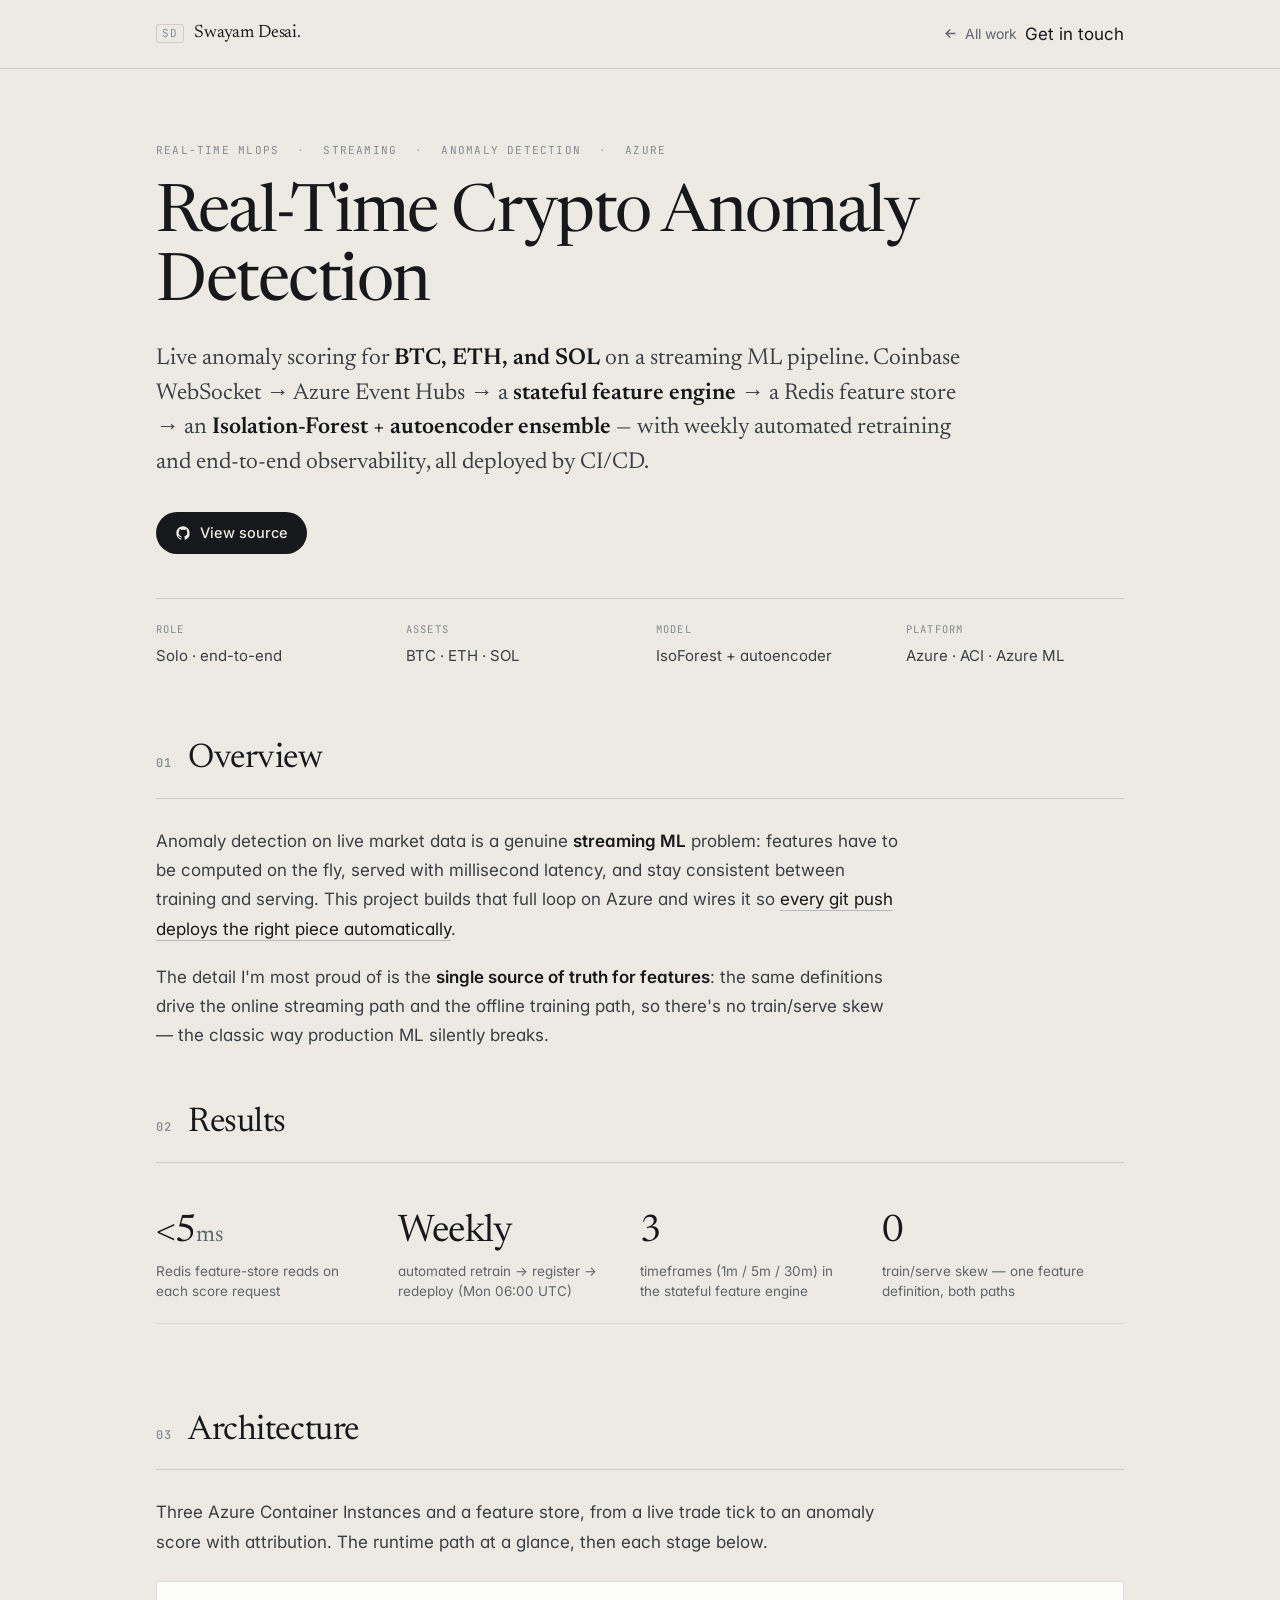
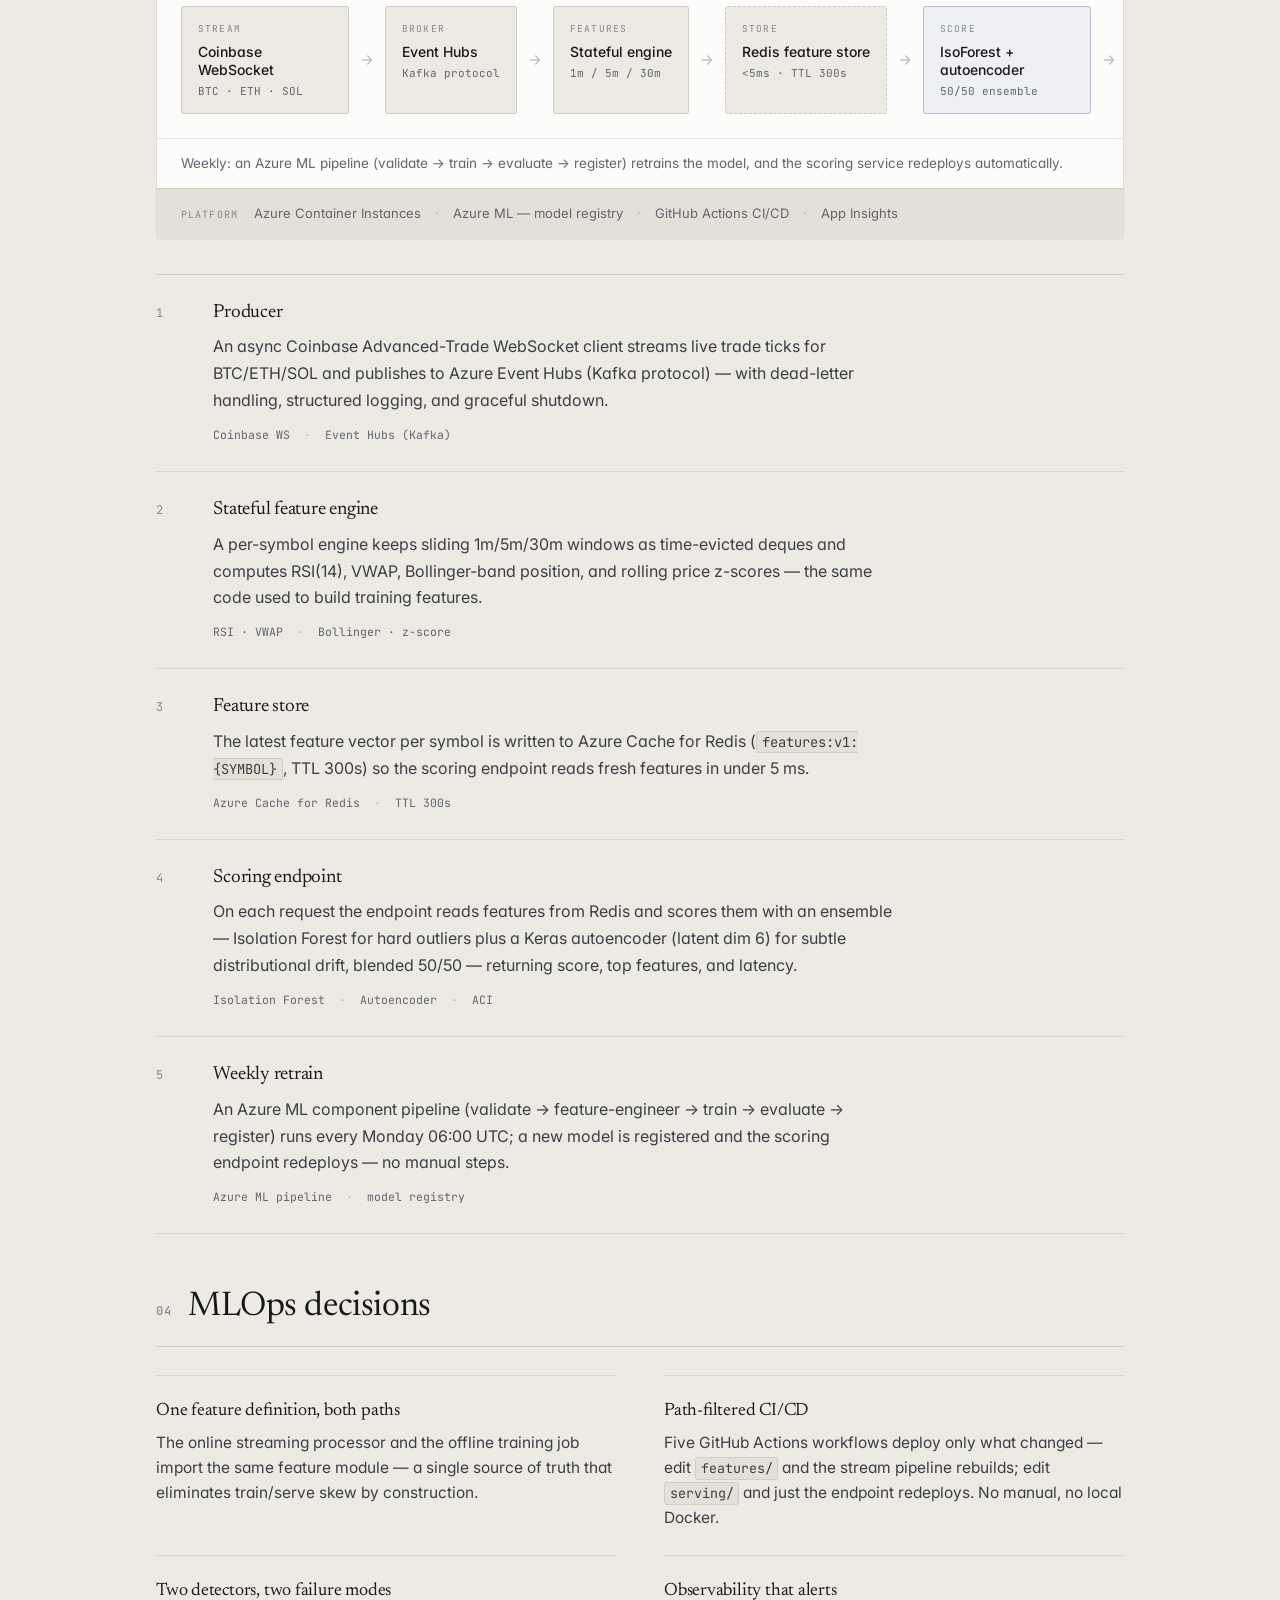
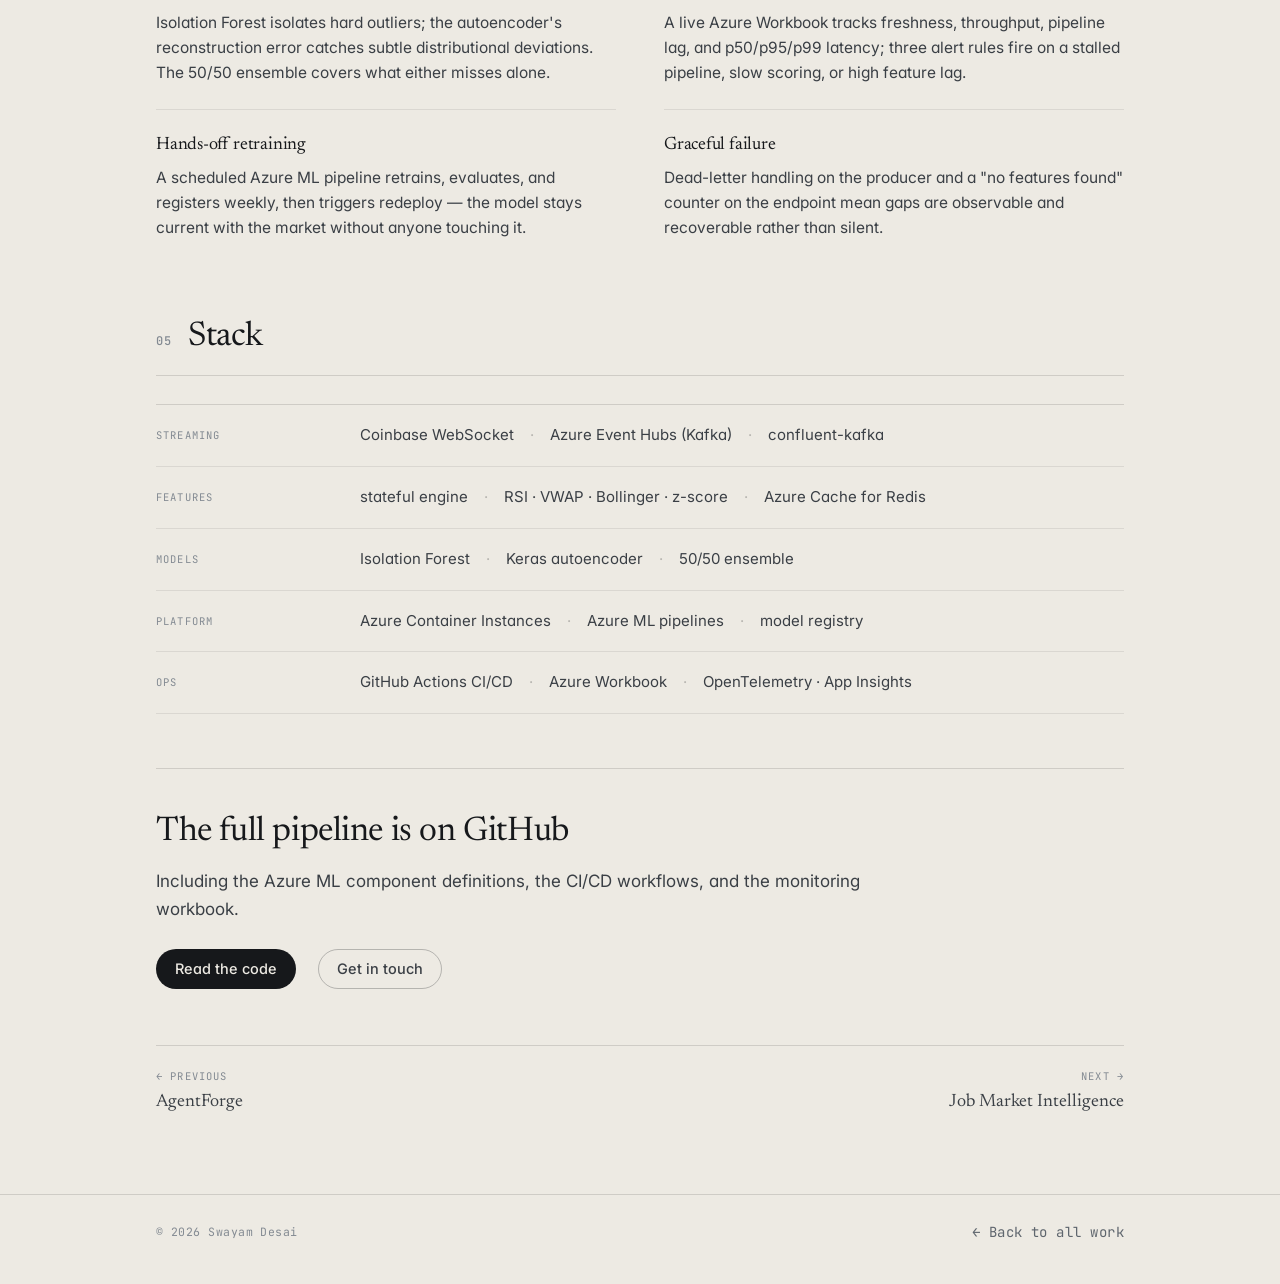
<file: projects/crypto-anomaly-mlops.html>
<!DOCTYPE html>
<html lang="en">
<head>
<meta charset="UTF-8" />
<meta name="viewport" content="width=device-width, initial-scale=1.0" />
<title>Real-Time Crypto Anomaly Detection (MLOps) — Swayam Desai</title>
<meta name="description" content="Streaming ML on Azure: Coinbase WebSocket → Event Hubs → stateful feature engine → Redis feature store → Isolation-Forest + autoencoder scoring endpoint, with weekly auto-retrain and full observability." />
<link rel="icon" href="../favicon.svg" type="image/svg+xml" />
<link rel="preconnect" href="https://fonts.googleapis.com" />
<link rel="preconnect" href="https://fonts.gstatic.com" crossorigin />
<link href="https://fonts.googleapis.com/css2?family=Inter:wght@400;500;600&family=JetBrains+Mono:wght@400;500&family=Newsreader:ital,opsz,wght@0,6..72,300..600;1,6..72,300..500&display=swap" rel="stylesheet" />
<link rel="stylesheet" href="../styles.css" />
<link rel="stylesheet" href="../projects.css" />
</head>
<body>

<header class="nav scrolled" id="nav">
  <div class="wrap nav-inner">
    <a class="brand" href="../index.html#top"><span class="mark">SD</span><span>Swayam Desai<span class="dot">.</span></span></a>
    <div style="display:flex;align-items:center;gap:8px">
      <a class="back-link" href="../index.html#work"><svg viewBox="0 0 24 24" fill="none" stroke="currentColor" stroke-width="2.2" stroke-linecap="round" stroke-linejoin="round"><path d="M19 12H5M11 6l-6 6 6 6"/></svg> All work</a>
      <a class="nav-cta" href="../index.html#contact">Get in touch</a>
    </div>
  </div>
</header>

<main id="top">
  <section class="cs-hero section" style="padding-bottom:0">
    <div class="wrap">
      <div class="cs-tags">
        <span class="card-tag">Real-Time MLOps</span>
        <span class="card-tag">Streaming</span>
        <span class="card-tag">Anomaly Detection</span>
        <span class="card-tag">Azure</span>
      </div>
      <h1>Real-Time Crypto Anomaly Detection</h1>
      <p class="lede">Live anomaly scoring for <strong>BTC, ETH, and SOL</strong> on a streaming ML pipeline. Coinbase WebSocket → Azure Event Hubs → a <strong>stateful feature engine</strong> → a Redis feature store → an <strong>Isolation-Forest + autoencoder ensemble</strong> — with weekly automated retraining and end-to-end observability, all deployed by CI/CD.</p>
      <div class="cs-actions">
        <a class="btn btn-primary" href="https://github.com/SwayamDesai/crypto-anomaly-mlops" target="_blank" rel="noopener">
          <svg viewBox="0 0 24 24" fill="currentColor"><path d="M12 2C6.48 2 2 6.58 2 12.25c0 4.53 2.87 8.37 6.84 9.73.5.1.68-.22.68-.49 0-.24-.01-.87-.01-1.71-2.78.62-3.37-1.37-3.37-1.37-.45-1.18-1.11-1.49-1.11-1.49-.91-.64.07-.62.07-.62 1 .07 1.53 1.06 1.53 1.06.89 1.56 2.34 1.11 2.91.85.09-.66.35-1.11.63-1.37-2.22-.26-4.56-1.14-4.56-5.07 0-1.12.39-2.03 1.03-2.75-.1-.26-.45-1.3.1-2.71 0 0 .84-.28 2.75 1.05a9.35 9.35 0 0 1 5 0c1.91-1.33 2.75-1.05 2.75-1.05.55 1.41.2 2.45.1 2.71.64.72 1.03 1.63 1.03 2.75 0 3.94-2.34 4.81-4.57 5.06.36.32.68.94.68 1.9 0 1.37-.01 2.47-.01 2.81 0 .27.18.6.69.49A10.04 10.04 0 0 0 22 12.25C22 6.58 17.52 2 12 2Z"/></svg>
          View source
        </a>
      </div>
      <div class="meta-row reveal">
        <div class="meta-cell"><div class="k">Role</div><div class="v">Solo · end-to-end</div></div>
        <div class="meta-cell"><div class="k">Assets</div><div class="v">BTC · ETH · SOL</div></div>
        <div class="meta-cell"><div class="k">Model</div><div class="v">IsoForest + autoencoder</div></div>
        <div class="meta-cell"><div class="k">Platform</div><div class="v">Azure · ACI · Azure ML</div></div>
      </div>
    </div>
  </section>

  <section class="cs-section" style="padding-top:clamp(48px,7vw,72px)">
    <div class="wrap">
      <h2><span class="idx">01</span> Overview</h2>
      <div class="prose reveal">
        <p>Anomaly detection on live market data is a genuine <strong>streaming ML</strong> problem: features have to be computed on the fly, served with millisecond latency, and stay consistent between training and serving. This project builds that full loop on Azure and wires it so <span class="accent-text">every git push deploys the right piece automatically</span>.</p>
        <p>The detail I'm most proud of is the <strong>single source of truth for features</strong>: the same definitions drive the online streaming path and the offline training path, so there's no train/serve skew — the classic way production ML silently breaks.</p>
      </div>
    </div>
  </section>

  <section class="cs-section">
    <div class="wrap">
      <h2><span class="idx">02</span> Results</h2>
      <div class="result-grid reveal">
        <div class="result-cell"><div class="big">&lt;5<span class="u">ms</span></div><div class="cap">Redis feature-store reads on each score request</div></div>
        <div class="result-cell"><div class="big">Weekly</div><div class="cap">automated retrain → register → redeploy (Mon 06:00 UTC)</div></div>
        <div class="result-cell"><div class="big">3</div><div class="cap">timeframes (1m / 5m / 30m) in the stateful feature engine</div></div>
        <div class="result-cell"><div class="big">0</div><div class="cap">train/serve skew — one feature definition, both paths</div></div>
      </div>
    </div>
  </section>

  <section class="cs-section">
    <div class="wrap">
      <h2><span class="idx">03</span> Architecture</h2>
      <p class="intro">Three Azure Container Instances and a feature store, from a live trade tick to an anomaly score with attribution. The runtime path at a glance, then each stage below.</p>
      <div class="arch reveal">
        <div class="arch-scroll">
          <div class="arch-track">
            <div class="arch-col"><div class="arch-node"><div class="t">Stream</div><div class="n">Coinbase WebSocket</div><div class="sub">BTC · ETH · SOL</div></div></div>
            <div class="arch-arrow"><svg viewBox="0 0 24 24" fill="none" stroke="currentColor" stroke-width="2" stroke-linecap="round" stroke-linejoin="round"><path d="M5 12h14M13 6l6 6-6 6"/></svg></div>
            <div class="arch-col"><div class="arch-node"><div class="t">Broker</div><div class="n">Event Hubs</div><div class="sub">Kafka protocol</div></div></div>
            <div class="arch-arrow"><svg viewBox="0 0 24 24" fill="none" stroke="currentColor" stroke-width="2" stroke-linecap="round" stroke-linejoin="round"><path d="M5 12h14M13 6l6 6-6 6"/></svg></div>
            <div class="arch-col"><div class="arch-node"><div class="t">Features</div><div class="n">Stateful engine</div><div class="sub">1m / 5m / 30m</div></div></div>
            <div class="arch-arrow"><svg viewBox="0 0 24 24" fill="none" stroke="currentColor" stroke-width="2" stroke-linecap="round" stroke-linejoin="round"><path d="M5 12h14M13 6l6 6-6 6"/></svg></div>
            <div class="arch-col"><div class="arch-node store"><div class="t">Store</div><div class="n">Redis feature store</div><div class="sub">&lt;5ms · TTL 300s</div></div></div>
            <div class="arch-arrow"><svg viewBox="0 0 24 24" fill="none" stroke="currentColor" stroke-width="2" stroke-linecap="round" stroke-linejoin="round"><path d="M5 12h14M13 6l6 6-6 6"/></svg></div>
            <div class="arch-col"><div class="arch-node primary"><div class="t">Score</div><div class="n">IsoForest + autoencoder</div><div class="sub">50/50 ensemble</div></div></div>
            <div class="arch-arrow"><svg viewBox="0 0 24 24" fill="none" stroke="currentColor" stroke-width="2" stroke-linecap="round" stroke-linejoin="round"><path d="M5 12h14M13 6l6 6-6 6"/></svg></div>
            <div class="arch-col"><div class="arch-node"><div class="t">Output</div><div class="n">Anomaly score</div><div class="sub">+ top features</div></div></div>
          </div>
        </div>
        <p class="arch-caption">Weekly: an Azure ML pipeline (validate → train → evaluate → register) retrains the model, and the scoring service redeploys automatically.</p>
        <div class="arch-infra"><span class="lbl">Platform</span><div class="items"><span>Azure Container Instances</span><span>Azure ML — model registry</span><span>GitHub Actions CI/CD</span><span>App Insights</span></div></div>
      </div>
      <div class="flow reveal">
        <div class="flow-step"><div class="flow-rail"><div class="flow-node">1</div><div class="flow-connector"></div></div><div class="flow-body"><h3>Producer</h3><p>An async Coinbase Advanced-Trade WebSocket client streams live trade ticks for BTC/ETH/SOL and publishes to Azure Event Hubs (Kafka protocol) — with dead-letter handling, structured logging, and graceful shutdown.</p><div class="chips"><span>Coinbase WS</span><span>Event Hubs (Kafka)</span></div></div></div>
        <div class="flow-step"><div class="flow-rail"><div class="flow-node">2</div><div class="flow-connector"></div></div><div class="flow-body"><h3>Stateful feature engine</h3><p>A per-symbol engine keeps sliding 1m/5m/30m windows as time-evicted deques and computes RSI(14), VWAP, Bollinger-band position, and rolling price z-scores — the same code used to build training features.</p><div class="chips"><span>RSI · VWAP</span><span>Bollinger · z-score</span></div></div></div>
        <div class="flow-step"><div class="flow-rail"><div class="flow-node">3</div><div class="flow-connector"></div></div><div class="flow-body"><h3>Feature store</h3><p>The latest feature vector per symbol is written to Azure Cache for Redis (<code>features:v1:{SYMBOL}</code>, TTL 300s) so the scoring endpoint reads fresh features in under 5&nbsp;ms.</p><div class="chips"><span>Azure Cache for Redis</span><span>TTL 300s</span></div></div></div>
        <div class="flow-step"><div class="flow-rail"><div class="flow-node">4</div><div class="flow-connector"></div></div><div class="flow-body"><h3>Scoring endpoint</h3><p>On each request the endpoint reads features from Redis and scores them with an ensemble — Isolation Forest for hard outliers plus a Keras autoencoder (latent dim 6) for subtle distributional drift, blended 50/50 — returning score, top features, and latency.</p><div class="chips"><span>Isolation Forest</span><span>Autoencoder</span><span>ACI</span></div></div></div>
        <div class="flow-step"><div class="flow-rail"><div class="flow-node">5</div></div><div class="flow-body"><h3>Weekly retrain</h3><p>An Azure ML component pipeline (validate → feature-engineer → train → evaluate → register) runs every Monday 06:00 UTC; a new model is registered and the scoring endpoint redeploys — no manual steps.</p><div class="chips"><span>Azure ML pipeline</span><span>model registry</span></div></div></div>
      </div>
    </div>
  </section>

  <section class="cs-section">
    <div class="wrap">
      <h2><span class="idx">04</span> MLOps decisions</h2>
      <div class="highlights reveal">
        <div class="hl-card"><div class="hl-icon"><svg viewBox="0 0 24 24" fill="none" stroke="currentColor" stroke-width="2" stroke-linecap="round" stroke-linejoin="round"><path d="M12 2v20M2 12h20"/><circle cx="12" cy="12" r="4"/></svg></div><h3>One feature definition, both paths</h3><p>The online streaming processor and the offline training job import the same feature module — a single source of truth that eliminates train/serve skew by construction.</p></div>
        <div class="hl-card"><div class="hl-icon"><svg viewBox="0 0 24 24" fill="none" stroke="currentColor" stroke-width="2" stroke-linecap="round" stroke-linejoin="round"><path d="M4 17V7a2 2 0 0 1 2-2h2M20 7v10a2 2 0 0 1-2 2h-2M9 3l3 3-3 3M15 21l-3-3 3-3"/></svg></div><h3>Path-filtered CI/CD</h3><p>Five GitHub Actions workflows deploy only what changed — edit <code>features/</code> and the stream pipeline rebuilds; edit <code>serving/</code> and just the endpoint redeploys. No manual, no local Docker.</p></div>
        <div class="hl-card"><div class="hl-icon"><svg viewBox="0 0 24 24" fill="none" stroke="currentColor" stroke-width="2" stroke-linecap="round" stroke-linejoin="round"><circle cx="12" cy="12" r="9"/><path d="M12 7v5l3 2"/></svg></div><h3>Two detectors, two failure modes</h3><p>Isolation Forest isolates hard outliers; the autoencoder's reconstruction error catches subtle distributional deviations. The 50/50 ensemble covers what either misses alone.</p></div>
        <div class="hl-card"><div class="hl-icon"><svg viewBox="0 0 24 24" fill="none" stroke="currentColor" stroke-width="2" stroke-linecap="round" stroke-linejoin="round"><path d="M3 3v18h18"/><path d="m19 9-5 5-4-4-3 3"/></svg></div><h3>Observability that alerts</h3><p>A live Azure Workbook tracks freshness, throughput, pipeline lag, and p50/p95/p99 latency; three alert rules fire on a stalled pipeline, slow scoring, or high feature lag.</p></div>
        <div class="hl-card"><div class="hl-icon"><svg viewBox="0 0 24 24" fill="none" stroke="currentColor" stroke-width="2" stroke-linecap="round" stroke-linejoin="round"><path d="M3 12a9 9 0 1 0 9-9 9.7 9.7 0 0 0-6.7 2.7L3 8"/><path d="M3 3v5h5"/></svg></div><h3>Hands-off retraining</h3><p>A scheduled Azure ML pipeline retrains, evaluates, and registers weekly, then triggers redeploy — the model stays current with the market without anyone touching it.</p></div>
        <div class="hl-card"><div class="hl-icon"><svg viewBox="0 0 24 24" fill="none" stroke="currentColor" stroke-width="2" stroke-linecap="round" stroke-linejoin="round"><path d="M20 7 12 3 4 7v10l8 4 8-4Z"/><path d="M12 12v9"/></svg></div><h3>Graceful failure</h3><p>Dead-letter handling on the producer and a "no features found" counter on the endpoint mean gaps are observable and recoverable rather than silent.</p></div>
      </div>
    </div>
  </section>

  <section class="cs-section">
    <div class="wrap">
      <h2><span class="idx">05</span> Stack</h2>
      <div class="stack-block reveal">
        <div class="stack-row"><div class="layer">Streaming</div><div class="items"><span>Coinbase WebSocket</span><span>Azure Event Hubs (Kafka)</span><span>confluent-kafka</span></div></div>
        <div class="stack-row"><div class="layer">Features</div><div class="items"><span>stateful engine</span><span>RSI · VWAP · Bollinger · z-score</span><span>Azure Cache for Redis</span></div></div>
        <div class="stack-row"><div class="layer">Models</div><div class="items"><span>Isolation Forest</span><span>Keras autoencoder</span><span>50/50 ensemble</span></div></div>
        <div class="stack-row"><div class="layer">Platform</div><div class="items"><span>Azure Container Instances</span><span>Azure ML pipelines</span><span>model registry</span></div></div>
        <div class="stack-row"><div class="layer">Ops</div><div class="items"><span>GitHub Actions CI/CD</span><span>Azure Workbook</span><span>OpenTelemetry · App Insights</span></div></div>
      </div>
    </div>
  </section>

  <section class="section" style="padding-top:0">
    <div class="wrap">
      <div class="cs-cta reveal">
        <h2>The full pipeline is on GitHub</h2>
        <p>Including the Azure ML component definitions, the CI/CD workflows, and the monitoring workbook.</p>
        <div class="cs-actions">
          <a class="btn btn-primary" href="https://github.com/SwayamDesai/crypto-anomaly-mlops" target="_blank" rel="noopener">Read the code</a>
          <a class="btn btn-ghost" href="../index.html#contact">Get in touch</a>
        </div>
      </div>
      <div class="pager">
        <a class="prev" href="agentforge.html"><div class="dir">← Previous</div><div class="name">AgentForge</div></a>
        <a class="next" href="job-market-intelligence.html"><div class="dir">Next →</div><div class="name">Job Market Intelligence</div></a>
      </div>
    </div>
  </section>
</main>

<footer class="footer">
  <div class="wrap footer-inner">
    <span class="muted">© <span id="year">2026</span> Swayam Desai</span>
    <a class="back-link" href="../index.html#work">← Back to all work</a>
  </div>
</footer>
<script src="../main.js"></script>

</body>
</html>
</file>
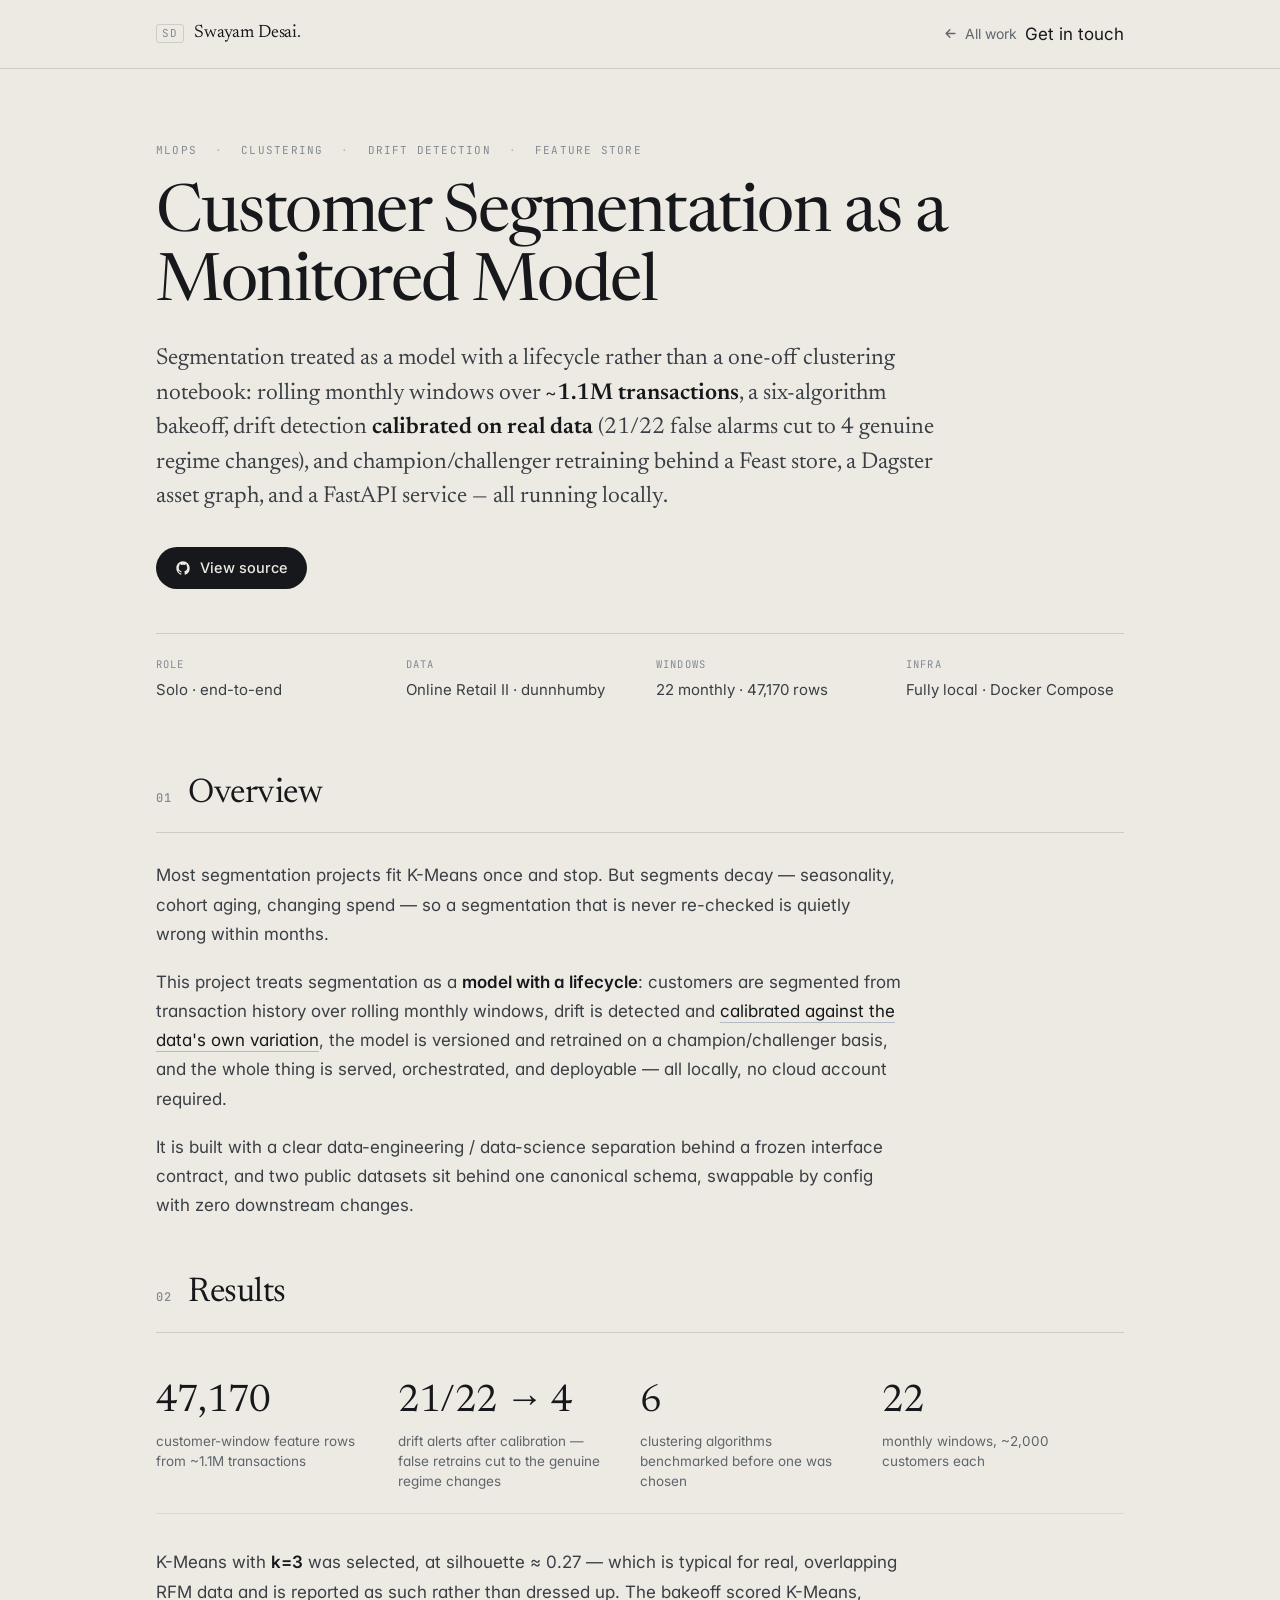
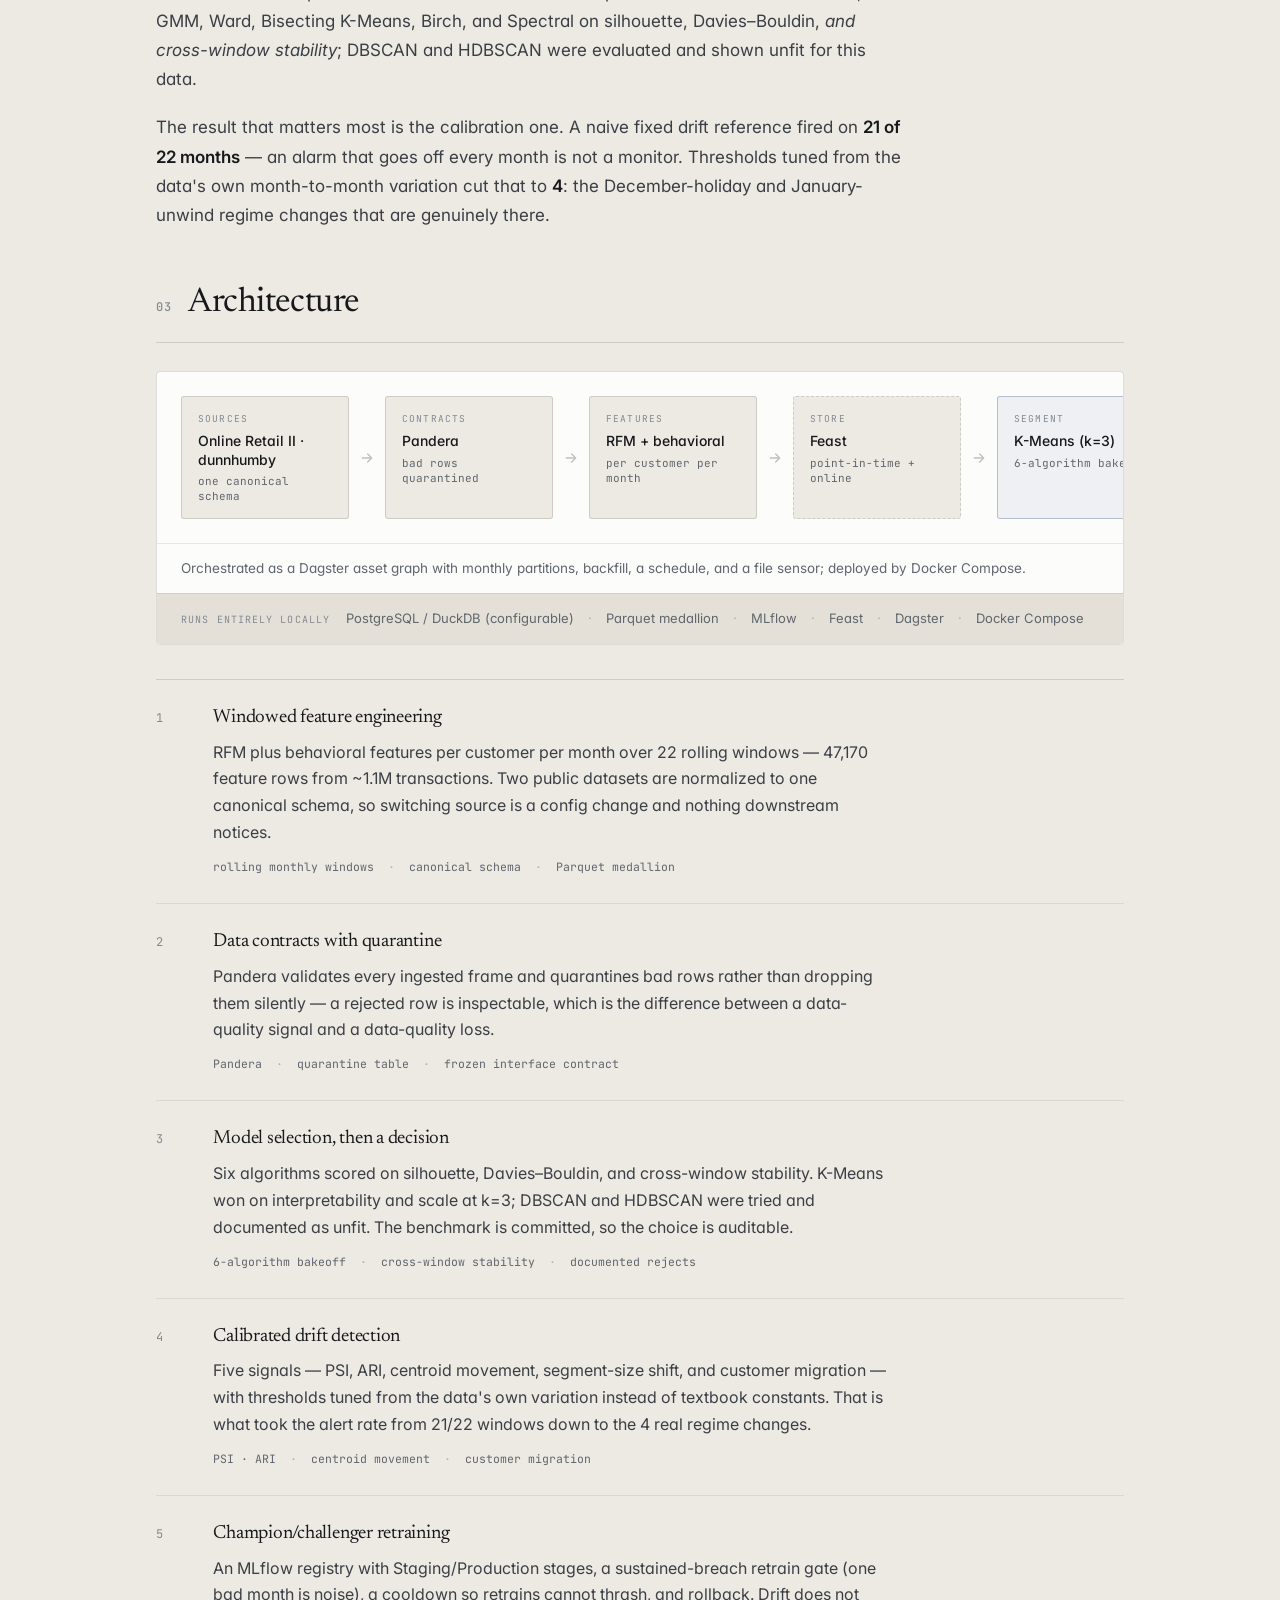
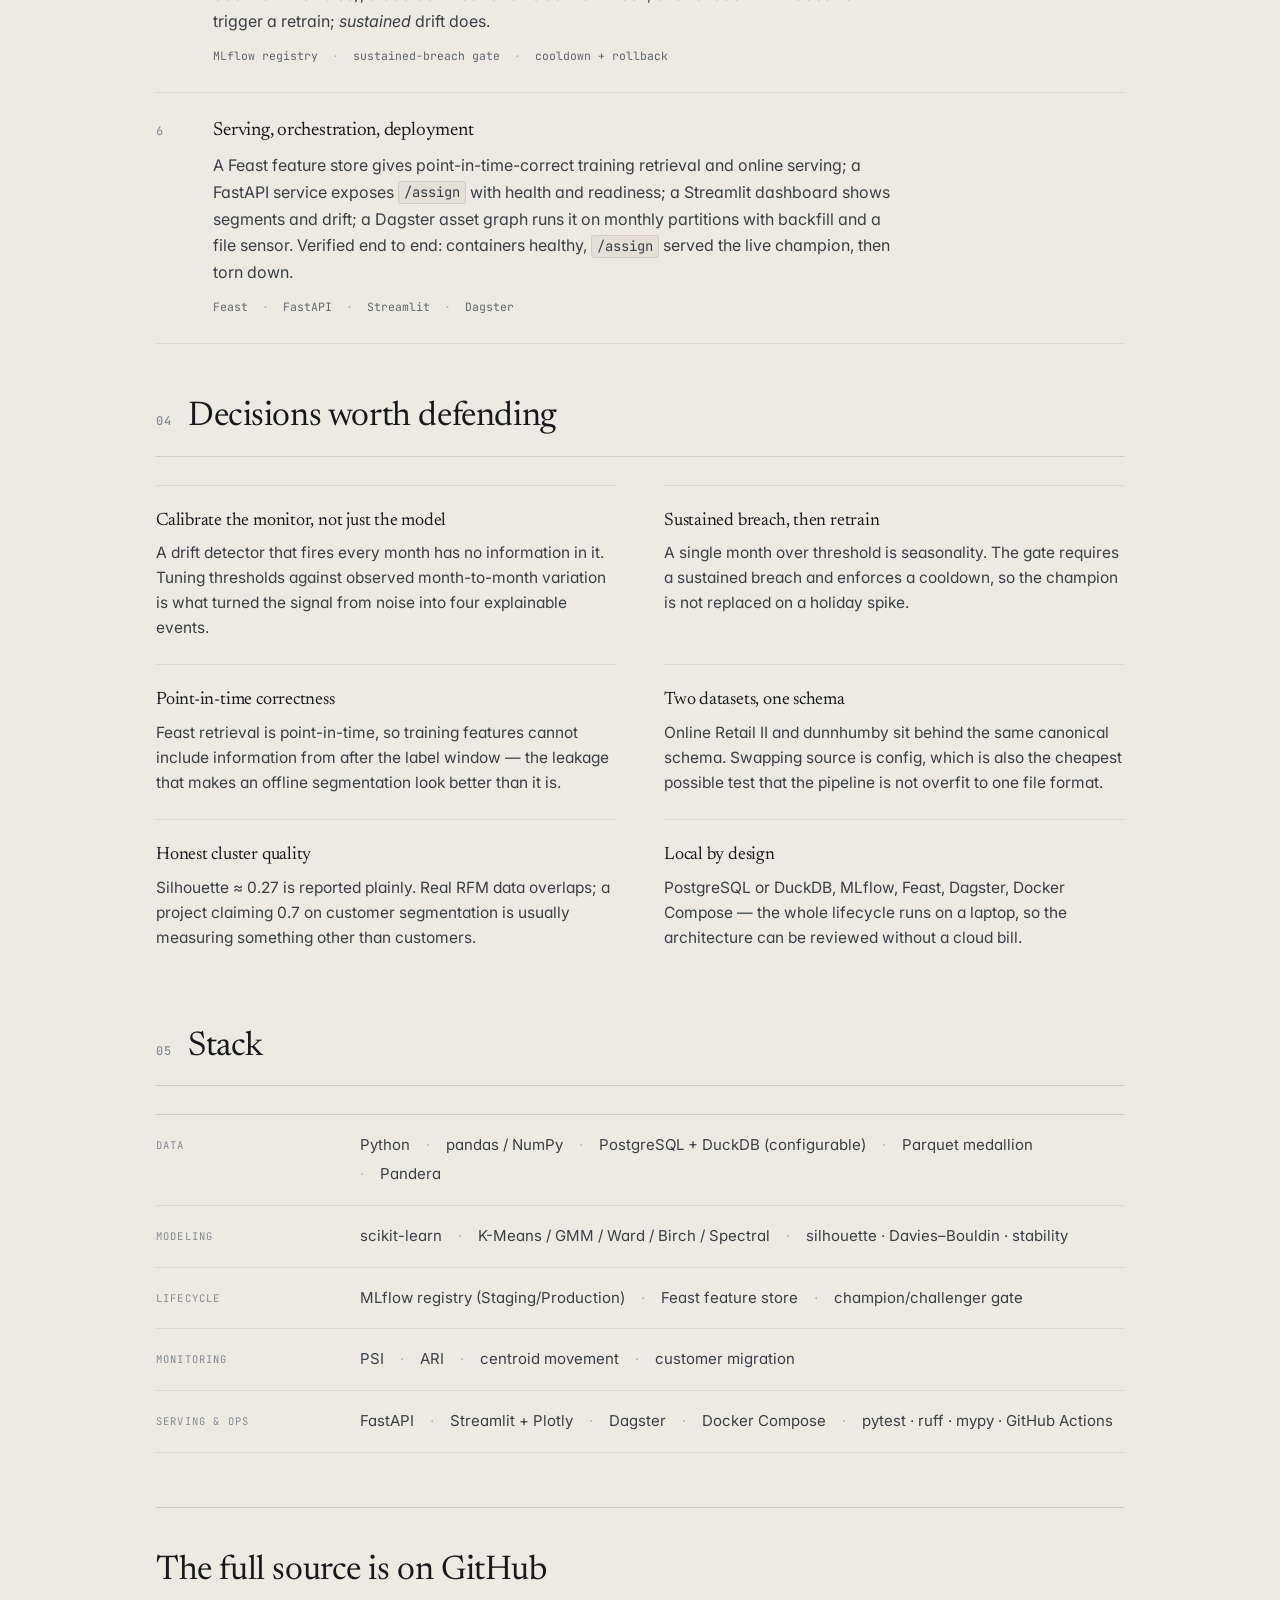
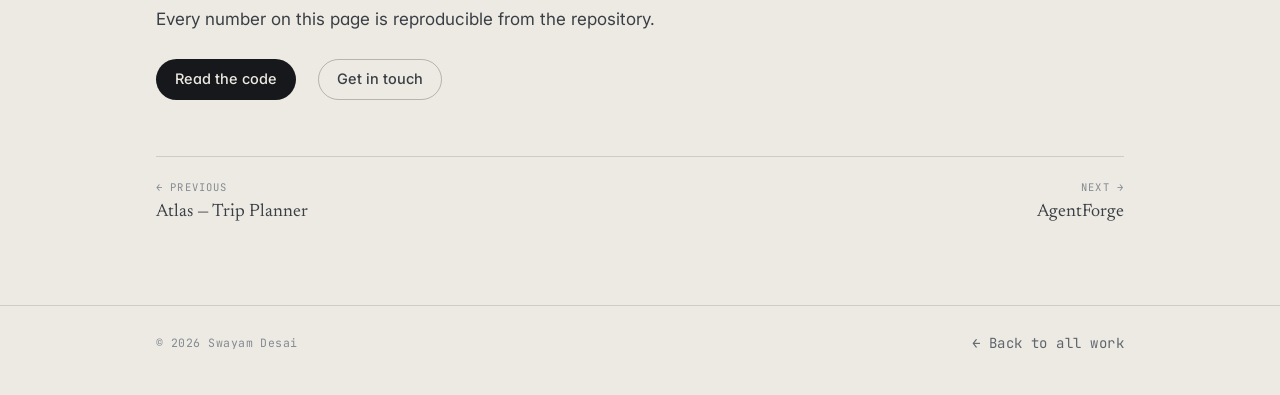
<file: projects/customer-segmentation-drift.html>
<!DOCTYPE html>
<html lang="en">
<head>
<meta charset="UTF-8" />
<meta name="viewport" content="width=device-width, initial-scale=1.0" />
<title>Customer Segmentation as a Monitored Model — Swayam Desai</title>
<meta name="description" content="Customer segmentation with a full lifecycle: windowed RFM features, a 6-algorithm bakeoff, calibrated drift detection, MLflow champion/challenger retraining, a Feast feature store, and Dagster + FastAPI serving — all local." />
<link rel="icon" href="../favicon.svg" type="image/svg+xml" />
<link rel="preconnect" href="https://fonts.googleapis.com" />
<link rel="preconnect" href="https://fonts.gstatic.com" crossorigin />
<link href="https://fonts.googleapis.com/css2?family=Inter:wght@400;500;600&family=JetBrains+Mono:wght@400;500&family=Newsreader:ital,opsz,wght@0,6..72,300..600;1,6..72,300..500&display=swap" rel="stylesheet" />
<link rel="stylesheet" href="../styles.css" />
<link rel="stylesheet" href="../projects.css" />
</head>
<body>

<header class="nav scrolled" id="nav">
  <div class="wrap nav-inner">
    <a class="brand" href="../index.html#top"><span class="mark">SD</span><span>Swayam Desai<span class="dot">.</span></span></a>
    <div style="display:flex;align-items:center;gap:8px">
      <a class="back-link" href="../index.html#work"><svg viewBox="0 0 24 24" fill="none" stroke="currentColor" stroke-width="2.2" stroke-linecap="round" stroke-linejoin="round"><path d="M19 12H5M11 6l-6 6 6 6"/></svg> All work</a>
      <a class="nav-cta" href="../index.html#contact">Get in touch</a>
    </div>
  </div>
</header>

<main id="top">
  <section class="cs-hero section" style="padding-bottom:0">
    <div class="wrap">
      <div class="cs-tags">
        <span class="card-tag">MLOps</span>
        <span class="card-tag">Clustering</span>
        <span class="card-tag">Drift Detection</span>
        <span class="card-tag">Feature Store</span>
      </div>
      <h1>Customer Segmentation as a Monitored Model</h1>
      <p class="lede">Segmentation treated as a model with a lifecycle rather than a one-off clustering notebook: rolling monthly windows over <strong>~1.1M transactions</strong>, a six-algorithm bakeoff, drift detection <strong>calibrated on real data</strong> (21/22 false alarms cut to 4 genuine regime changes), and champion/challenger retraining behind a Feast store, a Dagster asset graph, and a FastAPI service — all running locally.</p>
      <div class="cs-actions">
        <a class="btn btn-primary" href="https://github.com/SwayamDesai/customer-segmentation-drift" target="_blank" rel="noopener">
          <svg viewBox="0 0 24 24" fill="currentColor"><path d="M12 2C6.48 2 2 6.58 2 12.25c0 4.53 2.87 8.37 6.84 9.73.5.1.68-.22.68-.49 0-.24-.01-.87-.01-1.71-2.78.62-3.37-1.37-3.37-1.37-.45-1.18-1.11-1.49-1.11-1.49-.91-.64.07-.62.07-.62 1 .07 1.53 1.06 1.53 1.06.89 1.56 2.34 1.11 2.91.85.09-.66.35-1.11.63-1.37-2.22-.26-4.56-1.14-4.56-5.07 0-1.12.39-2.03 1.03-2.75-.1-.26-.45-1.3.1-2.71 0 0 .84-.28 2.75 1.05a9.35 9.35 0 0 1 2.5-.34c.85 0 1.71.12 2.5.34 1.91-1.33 2.75-1.05 2.75-1.05.55 1.41.2 2.45.1 2.71.64.72 1.03 1.63 1.03 2.75 0 3.94-2.34 4.81-4.57 5.06.36.32.68.94.68 1.9 0 1.37-.01 2.47-.01 2.81 0 .27.18.6.69.49A10.04 10.04 0 0 0 22 12.25C22 6.58 17.52 2 12 2Z"/></svg>
          View source
        </a>
      </div>
      <div class="meta-row reveal">
        <div class="meta-cell"><div class="k">Role</div><div class="v">Solo · end-to-end</div></div>
        <div class="meta-cell"><div class="k">Data</div><div class="v">Online Retail II · dunnhumby</div></div>
        <div class="meta-cell"><div class="k">Windows</div><div class="v">22 monthly · 47,170 rows</div></div>
        <div class="meta-cell"><div class="k">Infra</div><div class="v">Fully local · Docker Compose</div></div>
      </div>
    </div>
  </section>

  <section class="cs-section" style="padding-top:clamp(48px,7vw,72px)">
    <div class="wrap">
      <h2><span class="idx">01</span> Overview</h2>
      <div class="prose reveal">
        <p>Most segmentation projects fit K-Means once and stop. But segments decay — seasonality, cohort aging, changing spend — so a segmentation that is never re-checked is quietly wrong within months.</p>
        <p>This project treats segmentation as a <strong>model with a lifecycle</strong>: customers are segmented from transaction history over rolling monthly windows, drift is detected and <span class="accent-text">calibrated against the data's own variation</span>, the model is versioned and retrained on a champion/challenger basis, and the whole thing is served, orchestrated, and deployable — all locally, no cloud account required.</p>
        <p>It is built with a clear data-engineering / data-science separation behind a frozen interface contract, and two public datasets sit behind one canonical schema, swappable by config with zero downstream changes.</p>
      </div>
    </div>
  </section>
  <section class="cs-section">
    <div class="wrap">
      <h2><span class="idx">02</span> Results</h2>
      <div class="result-grid reveal">
        <div class="result-cell"><div class="big">47,170</div><div class="cap">customer-window feature rows from ~1.1M transactions</div></div>
        <div class="result-cell"><div class="big">21/22 → 4</div><div class="cap">drift alerts after calibration — false retrains cut to the genuine regime changes</div></div>
        <div class="result-cell"><div class="big">6</div><div class="cap">clustering algorithms benchmarked before one was chosen</div></div>
        <div class="result-cell"><div class="big">22</div><div class="cap">monthly windows, ~2,000 customers each</div></div>
      </div>
      <div class="prose reveal">
        <p>K-Means with <strong>k=3</strong> was selected, at silhouette ≈ 0.27 — which is typical for real, overlapping RFM data and is reported as such rather than dressed up. The bakeoff scored K-Means, GMM, Ward, Bisecting K-Means, Birch, and Spectral on silhouette, Davies–Bouldin, <em>and cross-window stability</em>; DBSCAN and HDBSCAN were evaluated and shown unfit for this data.</p>
        <p>The result that matters most is the calibration one. A naive fixed drift reference fired on <strong>21 of 22 months</strong> — an alarm that goes off every month is not a monitor. Thresholds tuned from the data's own month-to-month variation cut that to <strong>4</strong>: the December-holiday and January-unwind regime changes that are genuinely there.</p>
      </div>
    </div>
  </section>
  <section class="cs-section">
    <div class="wrap">
      <h2><span class="idx">03</span> Architecture</h2>
      <div class="arch reveal">
        <div class="arch-scroll">
          <div class="arch-track">
            <div class="arch-col"><div class="arch-node"><div class="t">Sources</div><div class="n">Online Retail II · dunnhumby</div><div class="sub">one canonical schema</div></div></div>
            <div class="arch-arrow"><svg viewBox="0 0 24 24" fill="none" stroke="currentColor" stroke-width="2" stroke-linecap="round" stroke-linejoin="round"><path d="M5 12h14M13 6l6 6-6 6"/></svg></div>
            <div class="arch-col"><div class="arch-node"><div class="t">Contracts</div><div class="n">Pandera</div><div class="sub">bad rows quarantined</div></div></div>
            <div class="arch-arrow"><svg viewBox="0 0 24 24" fill="none" stroke="currentColor" stroke-width="2" stroke-linecap="round" stroke-linejoin="round"><path d="M5 12h14M13 6l6 6-6 6"/></svg></div>
            <div class="arch-col"><div class="arch-node"><div class="t">Features</div><div class="n">RFM + behavioral</div><div class="sub">per customer per month</div></div></div>
            <div class="arch-arrow"><svg viewBox="0 0 24 24" fill="none" stroke="currentColor" stroke-width="2" stroke-linecap="round" stroke-linejoin="round"><path d="M5 12h14M13 6l6 6-6 6"/></svg></div>
            <div class="arch-col"><div class="arch-node store"><div class="t">Store</div><div class="n">Feast</div><div class="sub">point-in-time + online</div></div></div>
            <div class="arch-arrow"><svg viewBox="0 0 24 24" fill="none" stroke="currentColor" stroke-width="2" stroke-linecap="round" stroke-linejoin="round"><path d="M5 12h14M13 6l6 6-6 6"/></svg></div>
            <div class="arch-col"><div class="arch-node primary"><div class="t">Segment</div><div class="n">K-Means (k=3)</div><div class="sub">6-algorithm bakeoff</div></div></div>
            <div class="arch-arrow"><svg viewBox="0 0 24 24" fill="none" stroke="currentColor" stroke-width="2" stroke-linecap="round" stroke-linejoin="round"><path d="M5 12h14M13 6l6 6-6 6"/></svg></div>
            <div class="arch-col"><div class="arch-node"><div class="t">Monitor</div><div class="n">PSI · ARI · migration</div><div class="sub">calibrated thresholds</div></div></div>
            <div class="arch-arrow"><svg viewBox="0 0 24 24" fill="none" stroke="currentColor" stroke-width="2" stroke-linecap="round" stroke-linejoin="round"><path d="M5 12h14M13 6l6 6-6 6"/></svg></div>
            <div class="arch-col"><div class="arch-node"><div class="t">Retrain</div><div class="n">MLflow champion/challenger</div><div class="sub">gate · cooldown · rollback</div></div></div>
            <div class="arch-arrow"><svg viewBox="0 0 24 24" fill="none" stroke="currentColor" stroke-width="2" stroke-linecap="round" stroke-linejoin="round"><path d="M5 12h14M13 6l6 6-6 6"/></svg></div>
            <div class="arch-col"><div class="arch-node"><div class="t">Serve</div><div class="n">FastAPI /assign</div><div class="sub">live champion</div></div></div>
          </div>
        </div>
        <p class="arch-caption">Orchestrated as a Dagster asset graph with monthly partitions, backfill, a schedule, and a file sensor; deployed by Docker Compose.</p>
        <div class="arch-infra"><span class="lbl">Runs entirely locally</span><div class="items"><span>PostgreSQL / DuckDB (configurable)</span><span>Parquet medallion</span><span>MLflow</span><span>Feast</span><span>Dagster</span><span>Docker Compose</span></div></div>
      </div>
      <div class="flow reveal">
        <div class="flow-step"><div class="flow-rail"><div class="flow-node">1</div><div class="flow-connector"></div></div><div class="flow-body"><h3>Windowed feature engineering</h3><p>RFM plus behavioral features per customer per month over 22 rolling windows — 47,170 feature rows from ~1.1M transactions. Two public datasets are normalized to one canonical schema, so switching source is a config change and nothing downstream notices.</p><div class="chips"><span>rolling monthly windows</span><span>canonical schema</span><span>Parquet medallion</span></div></div></div>
        <div class="flow-step"><div class="flow-rail"><div class="flow-node">2</div><div class="flow-connector"></div></div><div class="flow-body"><h3>Data contracts with quarantine</h3><p>Pandera validates every ingested frame and quarantines bad rows rather than dropping them silently — a rejected row is inspectable, which is the difference between a data-quality signal and a data-quality loss.</p><div class="chips"><span>Pandera</span><span>quarantine table</span><span>frozen interface contract</span></div></div></div>
        <div class="flow-step"><div class="flow-rail"><div class="flow-node">3</div><div class="flow-connector"></div></div><div class="flow-body"><h3>Model selection, then a decision</h3><p>Six algorithms scored on silhouette, Davies–Bouldin, and cross-window stability. K-Means won on interpretability and scale at k=3; DBSCAN and HDBSCAN were tried and documented as unfit. The benchmark is committed, so the choice is auditable.</p><div class="chips"><span>6-algorithm bakeoff</span><span>cross-window stability</span><span>documented rejects</span></div></div></div>
        <div class="flow-step"><div class="flow-rail"><div class="flow-node">4</div><div class="flow-connector"></div></div><div class="flow-body"><h3>Calibrated drift detection</h3><p>Five signals — PSI, ARI, centroid movement, segment-size shift, and customer migration — with thresholds tuned from the data's own variation instead of textbook constants. That is what took the alert rate from 21/22 windows down to the 4 real regime changes.</p><div class="chips"><span>PSI · ARI</span><span>centroid movement</span><span>customer migration</span></div></div></div>
        <div class="flow-step"><div class="flow-rail"><div class="flow-node">5</div><div class="flow-connector"></div></div><div class="flow-body"><h3>Champion/challenger retraining</h3><p>An MLflow registry with Staging/Production stages, a sustained-breach retrain gate (one bad month is noise), a cooldown so retrains cannot thrash, and rollback. Drift does not trigger a retrain; <em>sustained</em> drift does.</p><div class="chips"><span>MLflow registry</span><span>sustained-breach gate</span><span>cooldown + rollback</span></div></div></div>
        <div class="flow-step"><div class="flow-rail"><div class="flow-node">6</div></div><div class="flow-body"><h3>Serving, orchestration, deployment</h3><p>A Feast feature store gives point-in-time-correct training retrieval and online serving; a FastAPI service exposes <code>/assign</code> with health and readiness; a Streamlit dashboard shows segments and drift; a Dagster asset graph runs it on monthly partitions with backfill and a file sensor. Verified end to end: containers healthy, <code>/assign</code> served the live champion, then torn down.</p><div class="chips"><span>Feast</span><span>FastAPI</span><span>Streamlit</span><span>Dagster</span></div></div></div>
      </div>
    </div>
  </section>
  <section class="cs-section">
    <div class="wrap">
      <h2><span class="idx">04</span> Decisions worth defending</h2>
      <div class="highlights reveal">
        <div class="hl-card"><div class="hl-icon"><svg viewBox="0 0 24 24" fill="none" stroke="currentColor" stroke-width="2" stroke-linecap="round" stroke-linejoin="round"><path d="M3 3v18h18"/><path d="m7 14 3-3 3 3 5-6"/></svg></div><h3>Calibrate the monitor, not just the model</h3><p>A drift detector that fires every month has no information in it. Tuning thresholds against observed month-to-month variation is what turned the signal from noise into four explainable events.</p></div>
        <div class="hl-card"><div class="hl-icon"><svg viewBox="0 0 24 24" fill="none" stroke="currentColor" stroke-width="2" stroke-linecap="round" stroke-linejoin="round"><path d="M3 12a9 9 0 1 0 9-9 9.7 9.7 0 0 0-6.7 2.7L3 8"/><path d="M3 3v5h5"/></svg></div><h3>Sustained breach, then retrain</h3><p>A single month over threshold is seasonality. The gate requires a sustained breach and enforces a cooldown, so the champion is not replaced on a holiday spike.</p></div>
        <div class="hl-card"><div class="hl-icon"><svg viewBox="0 0 24 24" fill="none" stroke="currentColor" stroke-width="2" stroke-linecap="round" stroke-linejoin="round"><circle cx="12" cy="12" r="9"/><path d="m8 12 3 3 5-6"/></svg></div><h3>Point-in-time correctness</h3><p>Feast retrieval is point-in-time, so training features cannot include information from after the label window — the leakage that makes an offline segmentation look better than it is.</p></div>
        <div class="hl-card"><div class="hl-icon"><svg viewBox="0 0 24 24" fill="none" stroke="currentColor" stroke-width="2" stroke-linecap="round" stroke-linejoin="round"><path d="m8 6-4 6 4 6M16 6l4 6-4 6"/></svg></div><h3>Two datasets, one schema</h3><p>Online Retail II and dunnhumby sit behind the same canonical schema. Swapping source is config, which is also the cheapest possible test that the pipeline is not overfit to one file format.</p></div>
        <div class="hl-card"><div class="hl-icon"><svg viewBox="0 0 24 24" fill="none" stroke="currentColor" stroke-width="2" stroke-linecap="round" stroke-linejoin="round"><ellipse cx="12" cy="5" rx="9" ry="3"/><path d="M3 5v14a9 3 0 0 0 18 0V5"/><path d="M3 12a9 3 0 0 0 18 0"/></svg></div><h3>Honest cluster quality</h3><p>Silhouette ≈ 0.27 is reported plainly. Real RFM data overlaps; a project claiming 0.7 on customer segmentation is usually measuring something other than customers.</p></div>
        <div class="hl-card"><div class="hl-icon"><svg viewBox="0 0 24 24" fill="none" stroke="currentColor" stroke-width="2" stroke-linecap="round" stroke-linejoin="round"><circle cx="12" cy="12" r="9"/><path d="M15 9.5A3 3 0 0 0 12 8h-.5a2.5 2.5 0 0 0 0 5h1a2.5 2.5 0 0 1 0 5H12a3 3 0 0 1-3-1.5M12 6v12"/></svg></div><h3>Local by design</h3><p>PostgreSQL or DuckDB, MLflow, Feast, Dagster, Docker Compose — the whole lifecycle runs on a laptop, so the architecture can be reviewed without a cloud bill.</p></div>
      </div>
    </div>
  </section>
  <section class="cs-section">
    <div class="wrap">
      <h2><span class="idx">05</span> Stack</h2>
      <div class="stack-block reveal">
        <div class="stack-row"><div class="layer">Data</div><div class="items"><span>Python</span><span>pandas / NumPy</span><span>PostgreSQL + DuckDB (configurable)</span><span>Parquet medallion</span><span>Pandera</span></div></div>
        <div class="stack-row"><div class="layer">Modeling</div><div class="items"><span>scikit-learn</span><span>K-Means / GMM / Ward / Birch / Spectral</span><span>silhouette · Davies–Bouldin · stability</span></div></div>
        <div class="stack-row"><div class="layer">Lifecycle</div><div class="items"><span>MLflow registry (Staging/Production)</span><span>Feast feature store</span><span>champion/challenger gate</span></div></div>
        <div class="stack-row"><div class="layer">Monitoring</div><div class="items"><span>PSI</span><span>ARI</span><span>centroid movement</span><span>customer migration</span></div></div>
        <div class="stack-row"><div class="layer">Serving & ops</div><div class="items"><span>FastAPI</span><span>Streamlit + Plotly</span><span>Dagster</span><span>Docker Compose</span><span>pytest · ruff · mypy · GitHub Actions</span></div></div>
      </div>
    </div>
  </section>

  <section class="section" style="padding-top:0">
    <div class="wrap">
      <div class="cs-cta reveal">
        <h2>The full source is on GitHub</h2>
        <p>Every number on this page is reproducible from the repository.</p>
        <div class="cs-actions">
          <a class="btn btn-primary" href="https://github.com/SwayamDesai/customer-segmentation-drift" target="_blank" rel="noopener">Read the code</a>
          <a class="btn btn-ghost" href="../index.html#contact">Get in touch</a>
        </div>
      </div>
      <div class="pager">
        <a class="prev" href="agentic-trip-planner.html"><div class="dir">← Previous</div><div class="name">Atlas — Trip Planner</div></a>
        <a class="next" href="agentforge.html"><div class="dir">Next →</div><div class="name">AgentForge</div></a>
      </div>
    </div>
  </section>
</main>

<footer class="footer">
  <div class="wrap footer-inner">
    <span class="muted">© <span id="year">2026</span> Swayam Desai</span>
    <a class="back-link" href="../index.html#work">← Back to all work</a>
  </div>
</footer>
<script src="../main.js"></script>

</body>
</html>
</file>
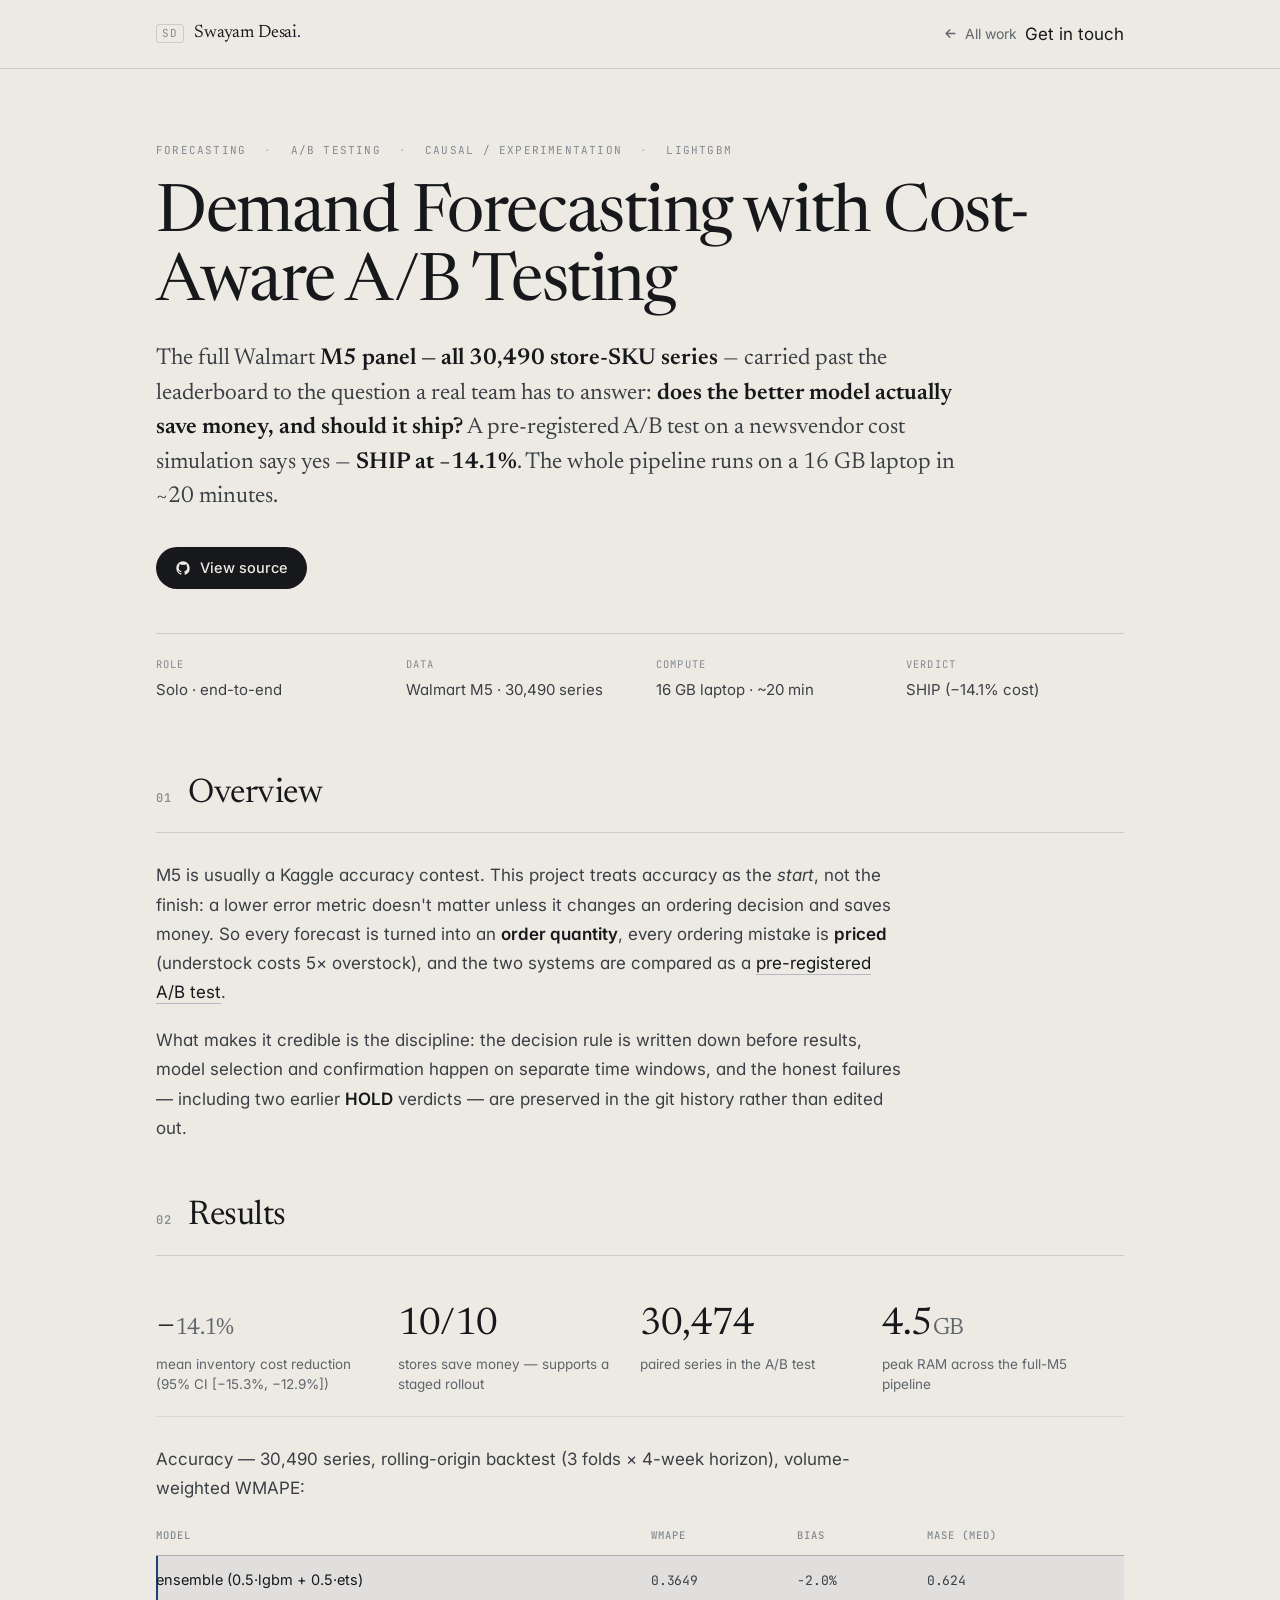
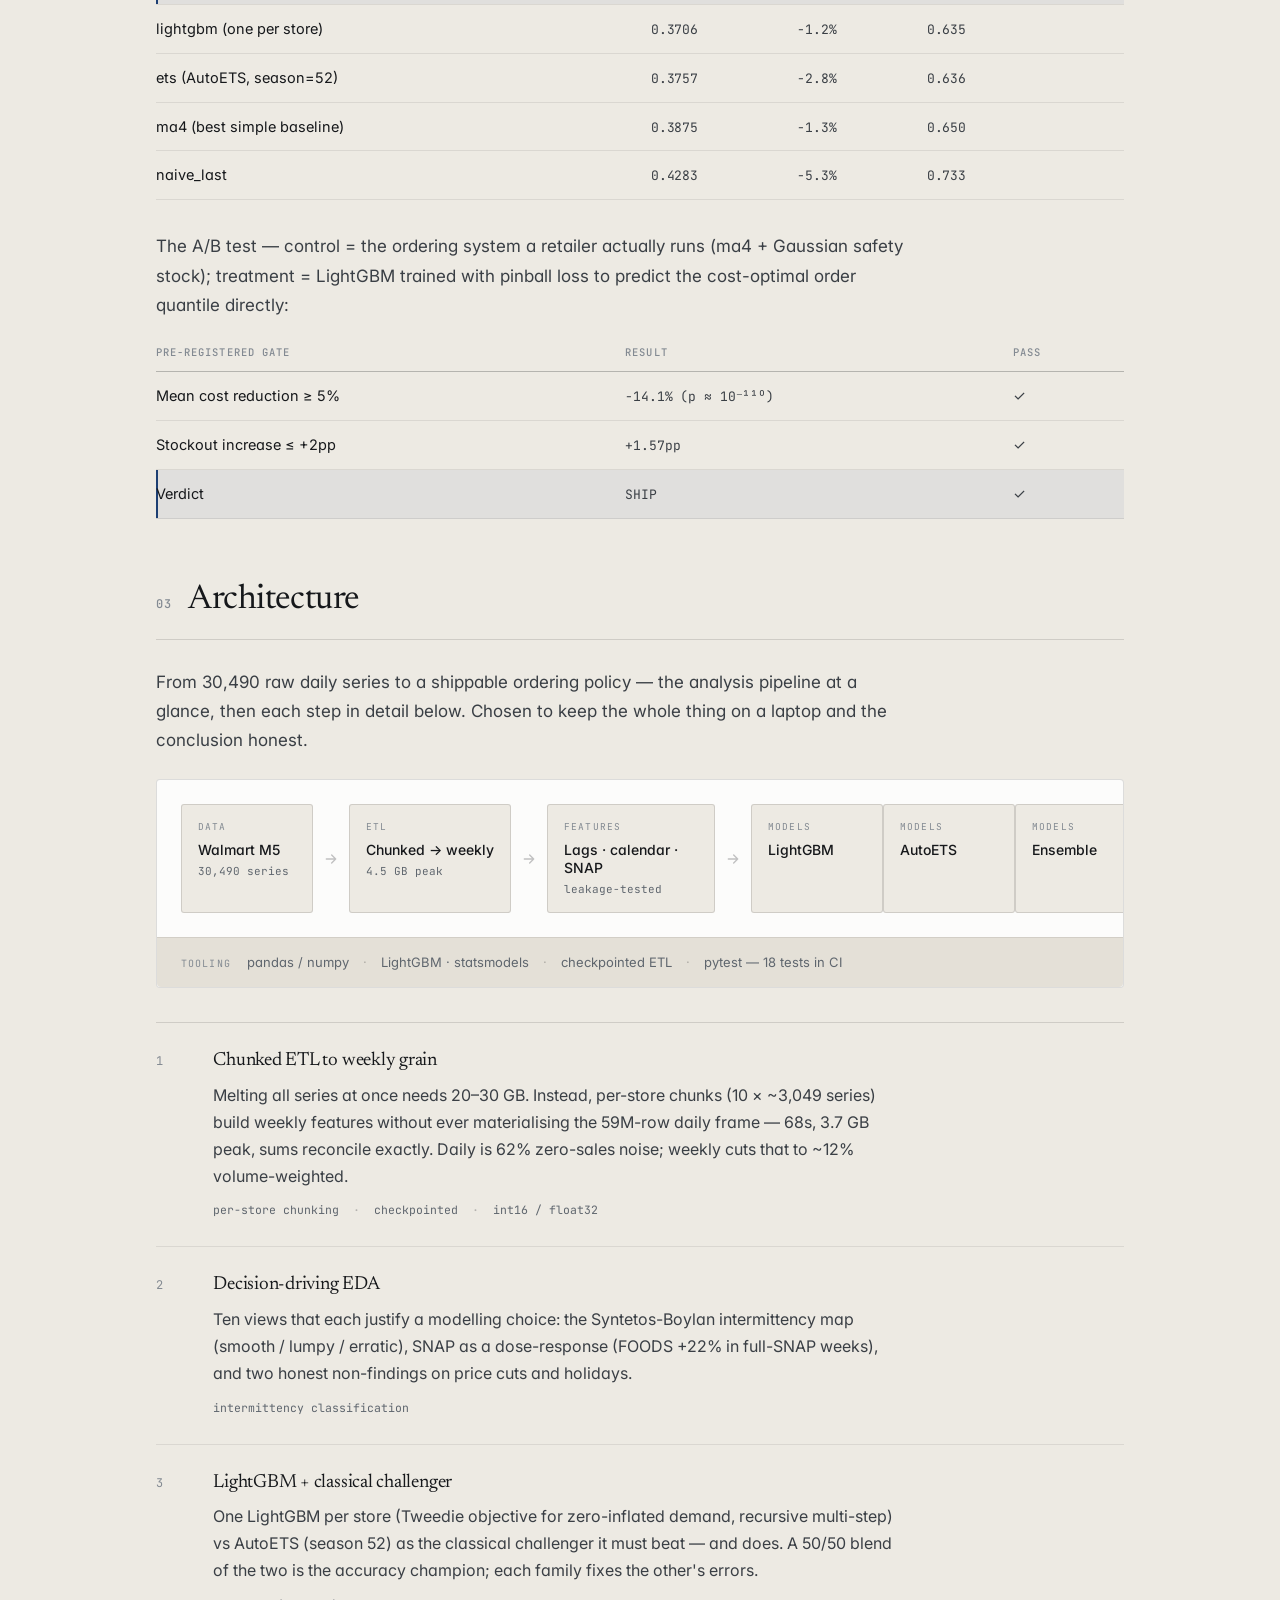
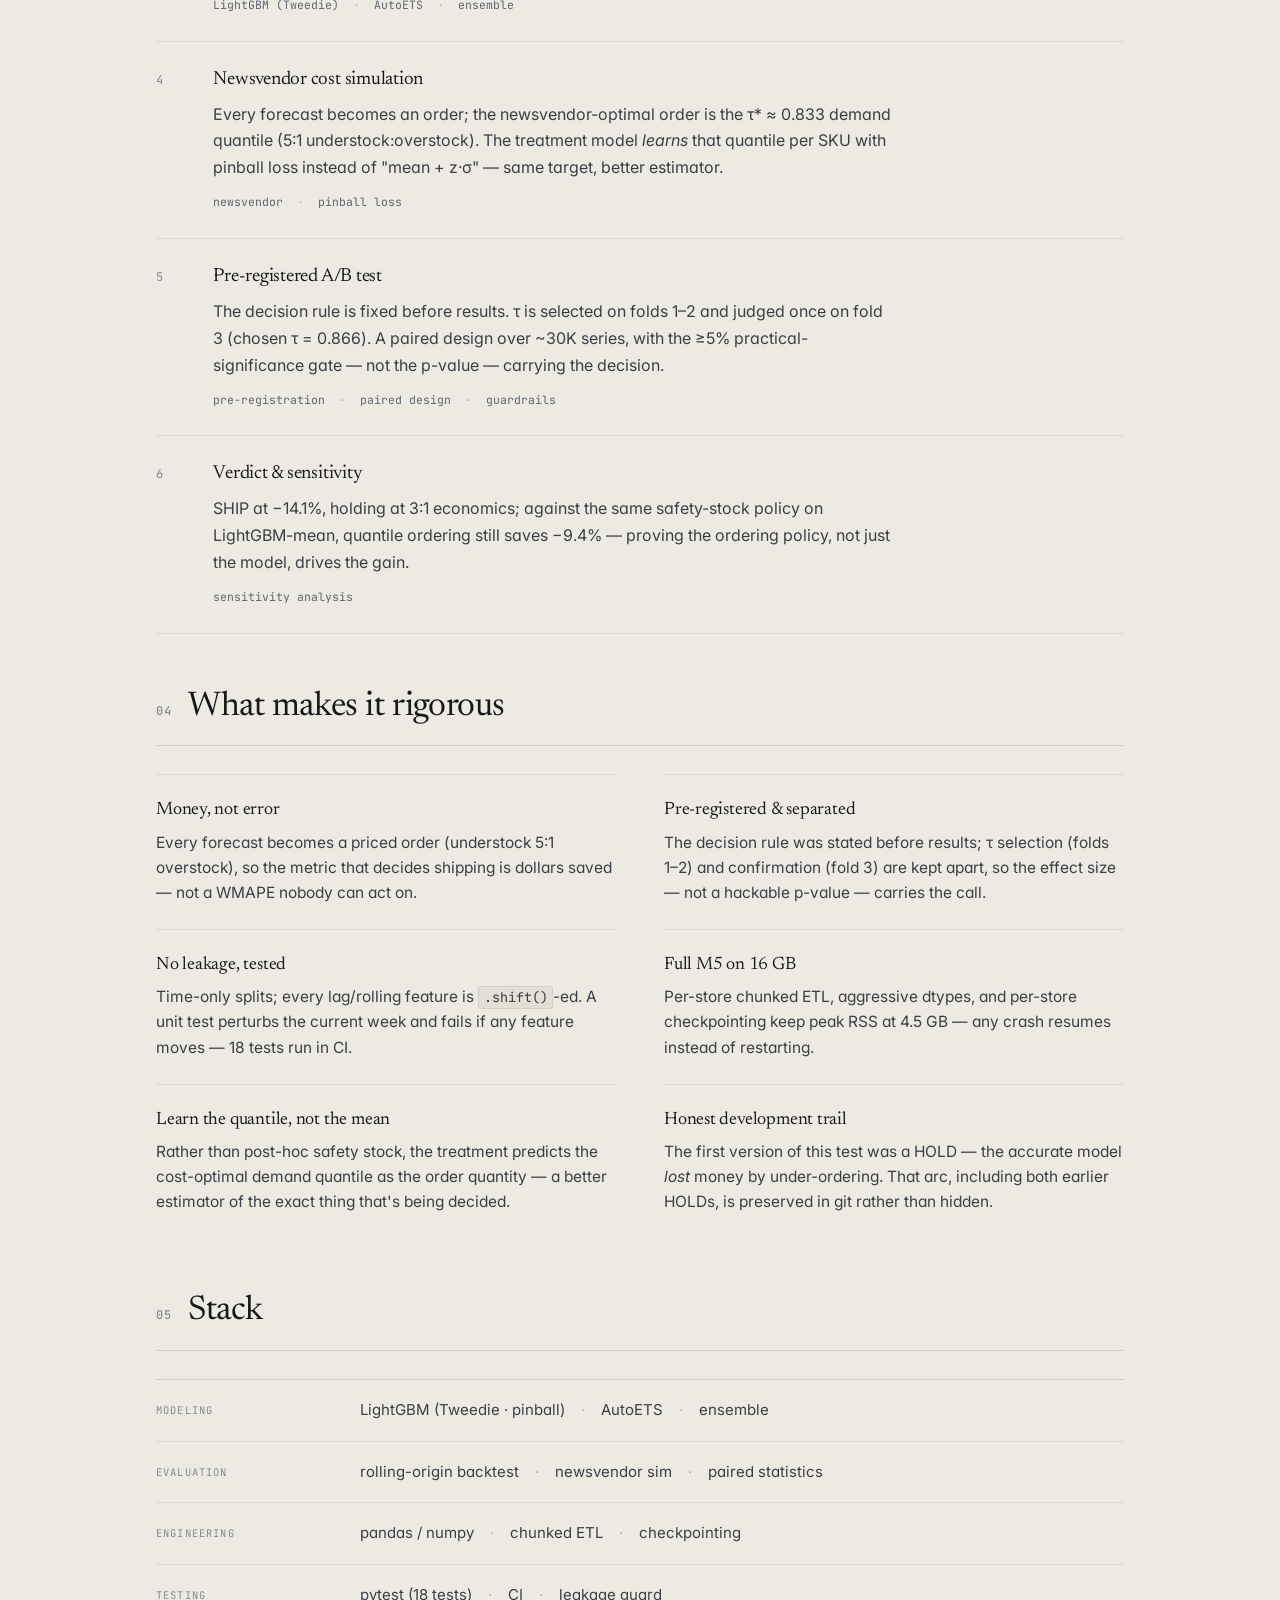
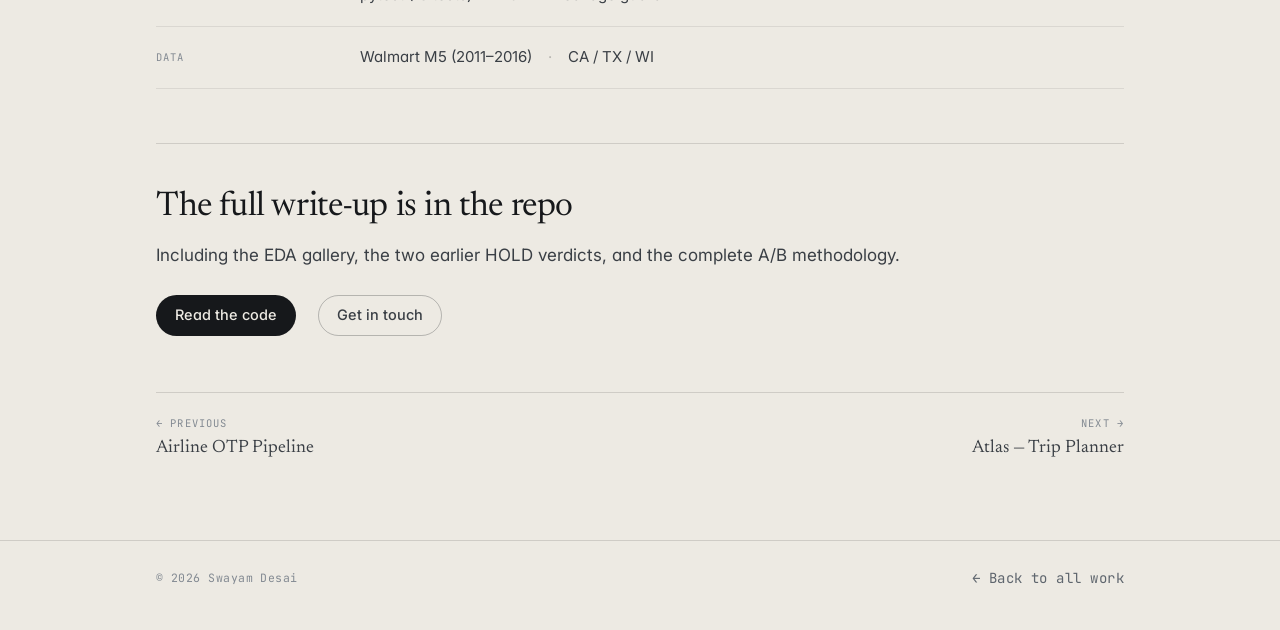
<file: projects/demand-forecasting.html>
<!DOCTYPE html>
<html lang="en">
<head>
<meta charset="UTF-8" />
<meta name="viewport" content="width=device-width, initial-scale=1.0" />
<title>Demand Forecasting with Cost-Aware A/B Testing — Swayam Desai</title>
<meta name="description" content="Retail demand forecasting on the full Walmart M5 panel (30,490 series), carried past accuracy to a pre-registered, cost-aware A/B test: SHIP at −14.1% inventory cost." />
<link rel="icon" href="../favicon.svg" type="image/svg+xml" />
<link rel="preconnect" href="https://fonts.googleapis.com" />
<link rel="preconnect" href="https://fonts.gstatic.com" crossorigin />
<link href="https://fonts.googleapis.com/css2?family=Inter:wght@400;500;600&family=JetBrains+Mono:wght@400;500&family=Newsreader:ital,opsz,wght@0,6..72,300..600;1,6..72,300..500&display=swap" rel="stylesheet" />
<link rel="stylesheet" href="../styles.css" />
<link rel="stylesheet" href="../projects.css" />
</head>
<body>

<header class="nav scrolled" id="nav">
  <div class="wrap nav-inner">
    <a class="brand" href="../index.html#top"><span class="mark">SD</span><span>Swayam Desai<span class="dot">.</span></span></a>
    <div style="display:flex;align-items:center;gap:8px">
      <a class="back-link" href="../index.html#work"><svg viewBox="0 0 24 24" fill="none" stroke="currentColor" stroke-width="2.2" stroke-linecap="round" stroke-linejoin="round"><path d="M19 12H5M11 6l-6 6 6 6"/></svg> All work</a>
      <a class="nav-cta" href="../index.html#contact">Get in touch</a>
    </div>
  </div>
</header>

<main id="top">
  <section class="cs-hero section" style="padding-bottom:0">
    <div class="wrap">
      <div class="cs-tags">
        <span class="card-tag">Forecasting</span>
        <span class="card-tag">A/B Testing</span>
        <span class="card-tag">Causal / Experimentation</span>
        <span class="card-tag">LightGBM</span>
      </div>
      <h1>Demand Forecasting with Cost-Aware A/B Testing</h1>
      <p class="lede">The full Walmart <strong>M5 panel — all 30,490 store-SKU series</strong> — carried past the leaderboard to the question a real team has to answer: <strong>does the better model actually save money, and should it ship?</strong> A pre-registered A/B test on a newsvendor cost simulation says yes — <strong>SHIP at −14.1%</strong>. The whole pipeline runs on a 16&nbsp;GB laptop in ~20 minutes.</p>
      <div class="cs-actions">
        <a class="btn btn-primary" href="https://github.com/SwayamDesai/demand-forecasting-ab-testing" target="_blank" rel="noopener">
          <svg viewBox="0 0 24 24" fill="currentColor"><path d="M12 2C6.48 2 2 6.58 2 12.25c0 4.53 2.87 8.37 6.84 9.73.5.1.68-.22.68-.49 0-.24-.01-.87-.01-1.71-2.78.62-3.37-1.37-3.37-1.37-.45-1.18-1.11-1.49-1.11-1.49-.91-.64.07-.62.07-.62 1 .07 1.53 1.06 1.53 1.06.89 1.56 2.34 1.11 2.91.85.09-.66.35-1.11.63-1.37-2.22-.26-4.56-1.14-4.56-5.07 0-1.12.39-2.03 1.03-2.75-.1-.26-.45-1.3.1-2.71 0 0 .84-.28 2.75 1.05a9.35 9.35 0 0 1 5 0c1.91-1.33 2.75-1.05 2.75-1.05.55 1.41.2 2.45.1 2.71.64.72 1.03 1.63 1.03 2.75 0 3.94-2.34 4.81-4.57 5.06.36.32.68.94.68 1.9 0 1.37-.01 2.47-.01 2.81 0 .27.18.6.69.49A10.04 10.04 0 0 0 22 12.25C22 6.58 17.52 2 12 2Z"/></svg>
          View source
        </a>
      </div>
      <div class="meta-row reveal">
        <div class="meta-cell"><div class="k">Role</div><div class="v">Solo · end-to-end</div></div>
        <div class="meta-cell"><div class="k">Data</div><div class="v">Walmart M5 · 30,490 series</div></div>
        <div class="meta-cell"><div class="k">Compute</div><div class="v">16 GB laptop · ~20 min</div></div>
        <div class="meta-cell"><div class="k">Verdict</div><div class="v">SHIP (−14.1% cost)</div></div>
      </div>
    </div>
  </section>

  <section class="cs-section" style="padding-top:clamp(48px,7vw,72px)">
    <div class="wrap">
      <h2><span class="idx">01</span> Overview</h2>
      <div class="prose reveal">
        <p>M5 is usually a Kaggle accuracy contest. This project treats accuracy as the <em>start</em>, not the finish: a lower error metric doesn't matter unless it changes an ordering decision and saves money. So every forecast is turned into an <strong>order quantity</strong>, every ordering mistake is <strong>priced</strong> (understock costs 5× overstock), and the two systems are compared as a <span class="accent-text">pre-registered A/B test</span>.</p>
        <p>What makes it credible is the discipline: the decision rule is written down before results, model selection and confirmation happen on separate time windows, and the honest failures — including two earlier <strong>HOLD</strong> verdicts — are preserved in the git history rather than edited out.</p>
      </div>
    </div>
  </section>

  <section class="cs-section">
    <div class="wrap">
      <h2><span class="idx">02</span> Results</h2>
      <div class="result-grid reveal" style="margin-bottom:28px">
        <div class="result-cell"><div class="big">−<span class="u">14.1%</span></div><div class="cap">mean inventory cost reduction (95% CI [−15.3%, −12.9%])</div></div>
        <div class="result-cell"><div class="big">10/10</div><div class="cap">stores save money — supports a staged rollout</div></div>
        <div class="result-cell"><div class="big">30,474</div><div class="cap">paired series in the A/B test</div></div>
        <div class="result-cell"><div class="big">4.5<span class="u">GB</span></div><div class="cap">peak RAM across the full-M5 pipeline</div></div>
      </div>

      <p class="intro" style="margin-top:8px">Accuracy — 30,490 series, rolling-origin backtest (3 folds × 4-week horizon), volume-weighted WMAPE:</p>
      <div class="table-scroll reveal">
        <table class="results">
          <thead><tr><th>Model</th><th>WMAPE</th><th>Bias</th><th>MASE (med)</th></tr></thead>
          <tbody>
            <tr class="win"><td>ensemble (0.5·lgbm + 0.5·ets)</td><td class="mono">0.3649</td><td class="mono">−2.0%</td><td class="mono">0.624</td></tr>
            <tr><td>lightgbm (one per store)</td><td class="mono">0.3706</td><td class="mono">−1.2%</td><td class="mono">0.635</td></tr>
            <tr><td>ets (AutoETS, season=52)</td><td class="mono">0.3757</td><td class="mono">−2.8%</td><td class="mono">0.636</td></tr>
            <tr><td>ma4 (best simple baseline)</td><td class="mono">0.3875</td><td class="mono">−1.3%</td><td class="mono">0.650</td></tr>
            <tr><td>naive_last</td><td class="mono">0.4283</td><td class="mono">−5.3%</td><td class="mono">0.733</td></tr>
          </tbody>
        </table>
      </div>

      <p class="intro" style="margin-top:32px">The A/B test — control = the ordering system a retailer actually runs (ma4 + Gaussian safety stock); treatment = LightGBM trained with pinball loss to predict the cost-optimal order quantile directly:</p>
      <div class="table-scroll reveal">
        <table class="results">
          <thead><tr><th>Pre-registered gate</th><th>Result</th><th>Pass</th></tr></thead>
          <tbody>
            <tr><td>Mean cost reduction ≥ 5%</td><td class="mono">−14.1% (p ≈ 10⁻¹¹⁰)</td><td class="pass">✓</td></tr>
            <tr><td>Stockout increase ≤ +2pp</td><td class="mono">+1.57pp</td><td class="pass">✓</td></tr>
            <tr class="win"><td>Verdict</td><td class="mono">SHIP</td><td class="pass">✓</td></tr>
          </tbody>
        </table>
      </div>
    </div>
  </section>

  <section class="cs-section">
    <div class="wrap">
      <h2><span class="idx">03</span> Architecture</h2>
      <p class="intro">From 30,490 raw daily series to a shippable ordering policy — the analysis pipeline at a glance, then each step in detail below. Chosen to keep the whole thing on a laptop and the conclusion honest.</p>
      <div class="arch reveal">
        <div class="arch-scroll">
          <div class="arch-track">
            <div class="arch-col"><div class="arch-node"><div class="t">Data</div><div class="n">Walmart M5</div><div class="sub">30,490 series</div></div></div>
            <div class="arch-arrow"><svg viewBox="0 0 24 24" fill="none" stroke="currentColor" stroke-width="2" stroke-linecap="round" stroke-linejoin="round"><path d="M5 12h14M13 6l6 6-6 6"/></svg></div>
            <div class="arch-col"><div class="arch-node"><div class="t">ETL</div><div class="n">Chunked → weekly</div><div class="sub">4.5 GB peak</div></div></div>
            <div class="arch-arrow"><svg viewBox="0 0 24 24" fill="none" stroke="currentColor" stroke-width="2" stroke-linecap="round" stroke-linejoin="round"><path d="M5 12h14M13 6l6 6-6 6"/></svg></div>
            <div class="arch-col"><div class="arch-node"><div class="t">Features</div><div class="n">Lags · calendar · SNAP</div><div class="sub">leakage-tested</div></div></div>
            <div class="arch-arrow"><svg viewBox="0 0 24 24" fill="none" stroke="currentColor" stroke-width="2" stroke-linecap="round" stroke-linejoin="round"><path d="M5 12h14M13 6l6 6-6 6"/></svg></div>
            <div class="arch-col"><div class="arch-node"><div class="t">Models</div><div class="n">LightGBM</div></div><div class="arch-node"><div class="t">Models</div><div class="n">AutoETS</div></div><div class="arch-node"><div class="t">Models</div><div class="n">Ensemble</div></div></div>
            <div class="arch-arrow"><svg viewBox="0 0 24 24" fill="none" stroke="currentColor" stroke-width="2" stroke-linecap="round" stroke-linejoin="round"><path d="M5 12h14M13 6l6 6-6 6"/></svg></div>
            <div class="arch-col"><div class="arch-node"><div class="t">Cost sim</div><div class="n">Newsvendor</div><div class="sub">5:1 penalty</div></div></div>
            <div class="arch-arrow"><svg viewBox="0 0 24 24" fill="none" stroke="currentColor" stroke-width="2" stroke-linecap="round" stroke-linejoin="round"><path d="M5 12h14M13 6l6 6-6 6"/></svg></div>
            <div class="arch-col"><div class="arch-node primary"><div class="t">Experiment</div><div class="n">Pre-registered A/B</div><div class="sub">paired · n≈30K</div></div></div>
            <div class="arch-arrow"><svg viewBox="0 0 24 24" fill="none" stroke="currentColor" stroke-width="2" stroke-linecap="round" stroke-linejoin="round"><path d="M5 12h14M13 6l6 6-6 6"/></svg></div>
            <div class="arch-col"><div class="arch-node"><div class="t">Decision</div><div class="n">SHIP</div><div class="sub">−14.1% cost</div></div></div>
          </div>
        </div>
        <div class="arch-infra"><span class="lbl">Tooling</span><div class="items"><span>pandas / numpy</span><span>LightGBM · statsmodels</span><span>checkpointed ETL</span><span>pytest — 18 tests in CI</span></div></div>
      </div>
      <div class="flow reveal">
        <div class="flow-step"><div class="flow-rail"><div class="flow-node">1</div><div class="flow-connector"></div></div><div class="flow-body"><h3>Chunked ETL to weekly grain</h3><p>Melting all series at once needs 20–30&nbsp;GB. Instead, per-store chunks (10 × ~3,049 series) build weekly features without ever materialising the 59M-row daily frame — 68s, 3.7&nbsp;GB peak, sums reconcile exactly. Daily is 62% zero-sales noise; weekly cuts that to ~12% volume-weighted.</p><div class="chips"><span>per-store chunking</span><span>checkpointed</span><span>int16 / float32</span></div></div></div>
        <div class="flow-step"><div class="flow-rail"><div class="flow-node">2</div><div class="flow-connector"></div></div><div class="flow-body"><h3>Decision-driving EDA</h3><p>Ten views that each justify a modelling choice: the Syntetos-Boylan intermittency map (smooth / lumpy / erratic), SNAP as a dose-response (FOODS +22% in full-SNAP weeks), and two honest non-findings on price cuts and holidays.</p><div class="chips"><span>intermittency classification</span></div></div></div>
        <div class="flow-step"><div class="flow-rail"><div class="flow-node">3</div><div class="flow-connector"></div></div><div class="flow-body"><h3>LightGBM + classical challenger</h3><p>One LightGBM per store (Tweedie objective for zero-inflated demand, recursive multi-step) vs AutoETS (season 52) as the classical challenger it must beat — and does. A 50/50 blend of the two is the accuracy champion; each family fixes the other's errors.</p><div class="chips"><span>LightGBM (Tweedie)</span><span>AutoETS</span><span>ensemble</span></div></div></div>
        <div class="flow-step"><div class="flow-rail"><div class="flow-node">4</div><div class="flow-connector"></div></div><div class="flow-body"><h3>Newsvendor cost simulation</h3><p>Every forecast becomes an order; the newsvendor-optimal order is the τ* ≈ 0.833 demand quantile (5:1 understock:overstock). The treatment model <em>learns</em> that quantile per SKU with pinball loss instead of "mean + z·σ" — same target, better estimator.</p><div class="chips"><span>newsvendor</span><span>pinball loss</span></div></div></div>
        <div class="flow-step"><div class="flow-rail"><div class="flow-node">5</div><div class="flow-connector"></div></div><div class="flow-body"><h3>Pre-registered A/B test</h3><p>The decision rule is fixed before results. τ is selected on folds 1–2 and judged once on fold 3 (chosen τ = 0.866). A paired design over ~30K series, with the ≥5% practical-significance gate — not the p-value — carrying the decision.</p><div class="chips"><span>pre-registration</span><span>paired design</span><span>guardrails</span></div></div></div>
        <div class="flow-step"><div class="flow-rail"><div class="flow-node">6</div></div><div class="flow-body"><h3>Verdict &amp; sensitivity</h3><p>SHIP at −14.1%, holding at 3:1 economics; against the same safety-stock policy on LightGBM-mean, quantile ordering still saves −9.4% — proving the ordering policy, not just the model, drives the gain.</p><div class="chips"><span>sensitivity analysis</span></div></div></div>
      </div>
    </div>
  </section>

  <section class="cs-section">
    <div class="wrap">
      <h2><span class="idx">04</span> What makes it rigorous</h2>
      <div class="highlights reveal">
        <div class="hl-card"><div class="hl-icon"><svg viewBox="0 0 24 24" fill="none" stroke="currentColor" stroke-width="2" stroke-linecap="round" stroke-linejoin="round"><path d="M12 2v20M17 5H9.5a3.5 3.5 0 0 0 0 7h5a3.5 3.5 0 0 1 0 7H6"/></svg></div><h3>Money, not error</h3><p>Every forecast becomes a priced order (understock 5:1 overstock), so the metric that decides shipping is dollars saved — not a WMAPE nobody can act on.</p></div>
        <div class="hl-card"><div class="hl-icon"><svg viewBox="0 0 24 24" fill="none" stroke="currentColor" stroke-width="2" stroke-linecap="round" stroke-linejoin="round"><path d="M9 11l3 3 8-8"/><path d="M20 12v6a2 2 0 0 1-2 2H6a2 2 0 0 1-2-2V6a2 2 0 0 1 2-2h9"/></svg></div><h3>Pre-registered &amp; separated</h3><p>The decision rule was stated before results; τ selection (folds 1–2) and confirmation (fold 3) are kept apart, so the effect size — not a hackable p-value — carries the call.</p></div>
        <div class="hl-card"><div class="hl-icon"><svg viewBox="0 0 24 24" fill="none" stroke="currentColor" stroke-width="2" stroke-linecap="round" stroke-linejoin="round"><path d="M12 22s8-4 8-10V5l-8-3-8 3v7c0 6 8 10 8 10Z"/></svg></div><h3>No leakage, tested</h3><p>Time-only splits; every lag/rolling feature is <code>.shift()</code>-ed. A unit test perturbs the current week and fails if any feature moves — 18 tests run in CI.</p></div>
        <div class="hl-card"><div class="hl-icon"><svg viewBox="0 0 24 24" fill="none" stroke="currentColor" stroke-width="2" stroke-linecap="round" stroke-linejoin="round"><path d="M3 3v18h18"/><path d="m7 14 3-3 3 3 5-6"/></svg></div><h3>Full M5 on 16 GB</h3><p>Per-store chunked ETL, aggressive dtypes, and per-store checkpointing keep peak RSS at 4.5&nbsp;GB — any crash resumes instead of restarting.</p></div>
        <div class="hl-card"><div class="hl-icon"><svg viewBox="0 0 24 24" fill="none" stroke="currentColor" stroke-width="2" stroke-linecap="round" stroke-linejoin="round"><circle cx="12" cy="12" r="3"/><path d="M12 3v2M12 19v2M3 12h2M19 12h2"/></svg></div><h3>Learn the quantile, not the mean</h3><p>Rather than post-hoc safety stock, the treatment predicts the cost-optimal demand quantile as the order quantity — a better estimator of the exact thing that's being decided.</p></div>
        <div class="hl-card"><div class="hl-icon"><svg viewBox="0 0 24 24" fill="none" stroke="currentColor" stroke-width="2" stroke-linecap="round" stroke-linejoin="round"><path d="M3 3v18h18"/><circle cx="9" cy="9" r="2"/><circle cx="15" cy="15" r="2"/><path d="m9 15 6-6"/></svg></div><h3>Honest development trail</h3><p>The first version of this test was a HOLD — the accurate model <em>lost</em> money by under-ordering. That arc, including both earlier HOLDs, is preserved in git rather than hidden.</p></div>
      </div>
    </div>
  </section>

  <section class="cs-section">
    <div class="wrap">
      <h2><span class="idx">05</span> Stack</h2>
      <div class="stack-block reveal">
        <div class="stack-row"><div class="layer">Modeling</div><div class="items"><span>LightGBM (Tweedie · pinball)</span><span>AutoETS</span><span>ensemble</span></div></div>
        <div class="stack-row"><div class="layer">Evaluation</div><div class="items"><span>rolling-origin backtest</span><span>newsvendor sim</span><span>paired statistics</span></div></div>
        <div class="stack-row"><div class="layer">Engineering</div><div class="items"><span>pandas / numpy</span><span>chunked ETL</span><span>checkpointing</span></div></div>
        <div class="stack-row"><div class="layer">Testing</div><div class="items"><span>pytest (18 tests)</span><span>CI</span><span>leakage guard</span></div></div>
        <div class="stack-row"><div class="layer">Data</div><div class="items"><span>Walmart M5 (2011–2016)</span><span>CA / TX / WI</span></div></div>
      </div>
    </div>
  </section>

  <section class="section" style="padding-top:0">
    <div class="wrap">
      <div class="cs-cta reveal">
        <h2>The full write-up is in the repo</h2>
        <p>Including the EDA gallery, the two earlier HOLD verdicts, and the complete A/B methodology.</p>
        <div class="cs-actions">
          <a class="btn btn-primary" href="https://github.com/SwayamDesai/demand-forecasting-ab-testing" target="_blank" rel="noopener">Read the code</a>
          <a class="btn btn-ghost" href="../index.html#contact">Get in touch</a>
        </div>
      </div>
      <div class="pager">
        <a class="prev" href="airline-otp-pipeline.html"><div class="dir">← Previous</div><div class="name">Airline OTP Pipeline</div></a>
        <a class="next" href="agentic-trip-planner.html"><div class="dir">Next →</div><div class="name">Atlas — Trip Planner</div></a>
      </div>
    </div>
  </section>
</main>

<footer class="footer">
  <div class="wrap footer-inner">
    <span class="muted">© <span id="year">2026</span> Swayam Desai</span>
    <a class="back-link" href="../index.html#work">← Back to all work</a>
  </div>
</footer>
<script src="../main.js"></script>

</body>
</html>
</file>
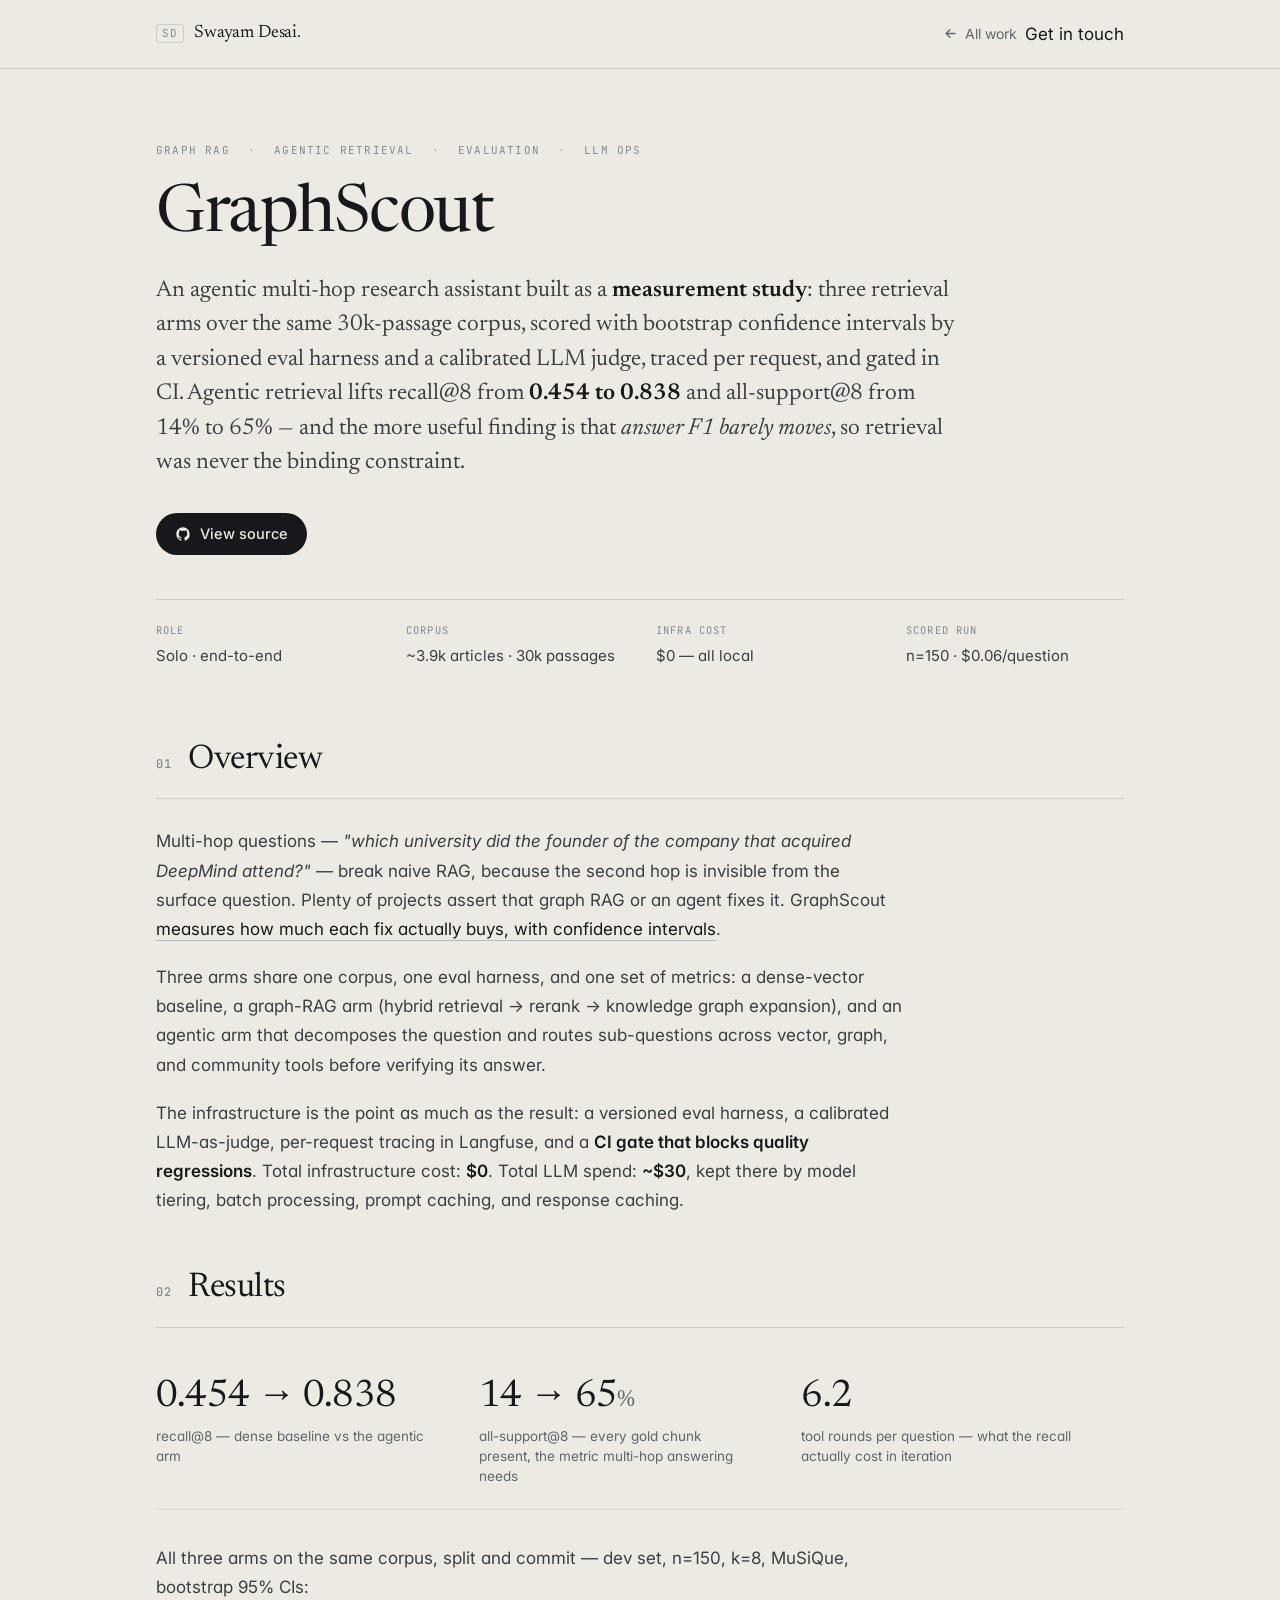
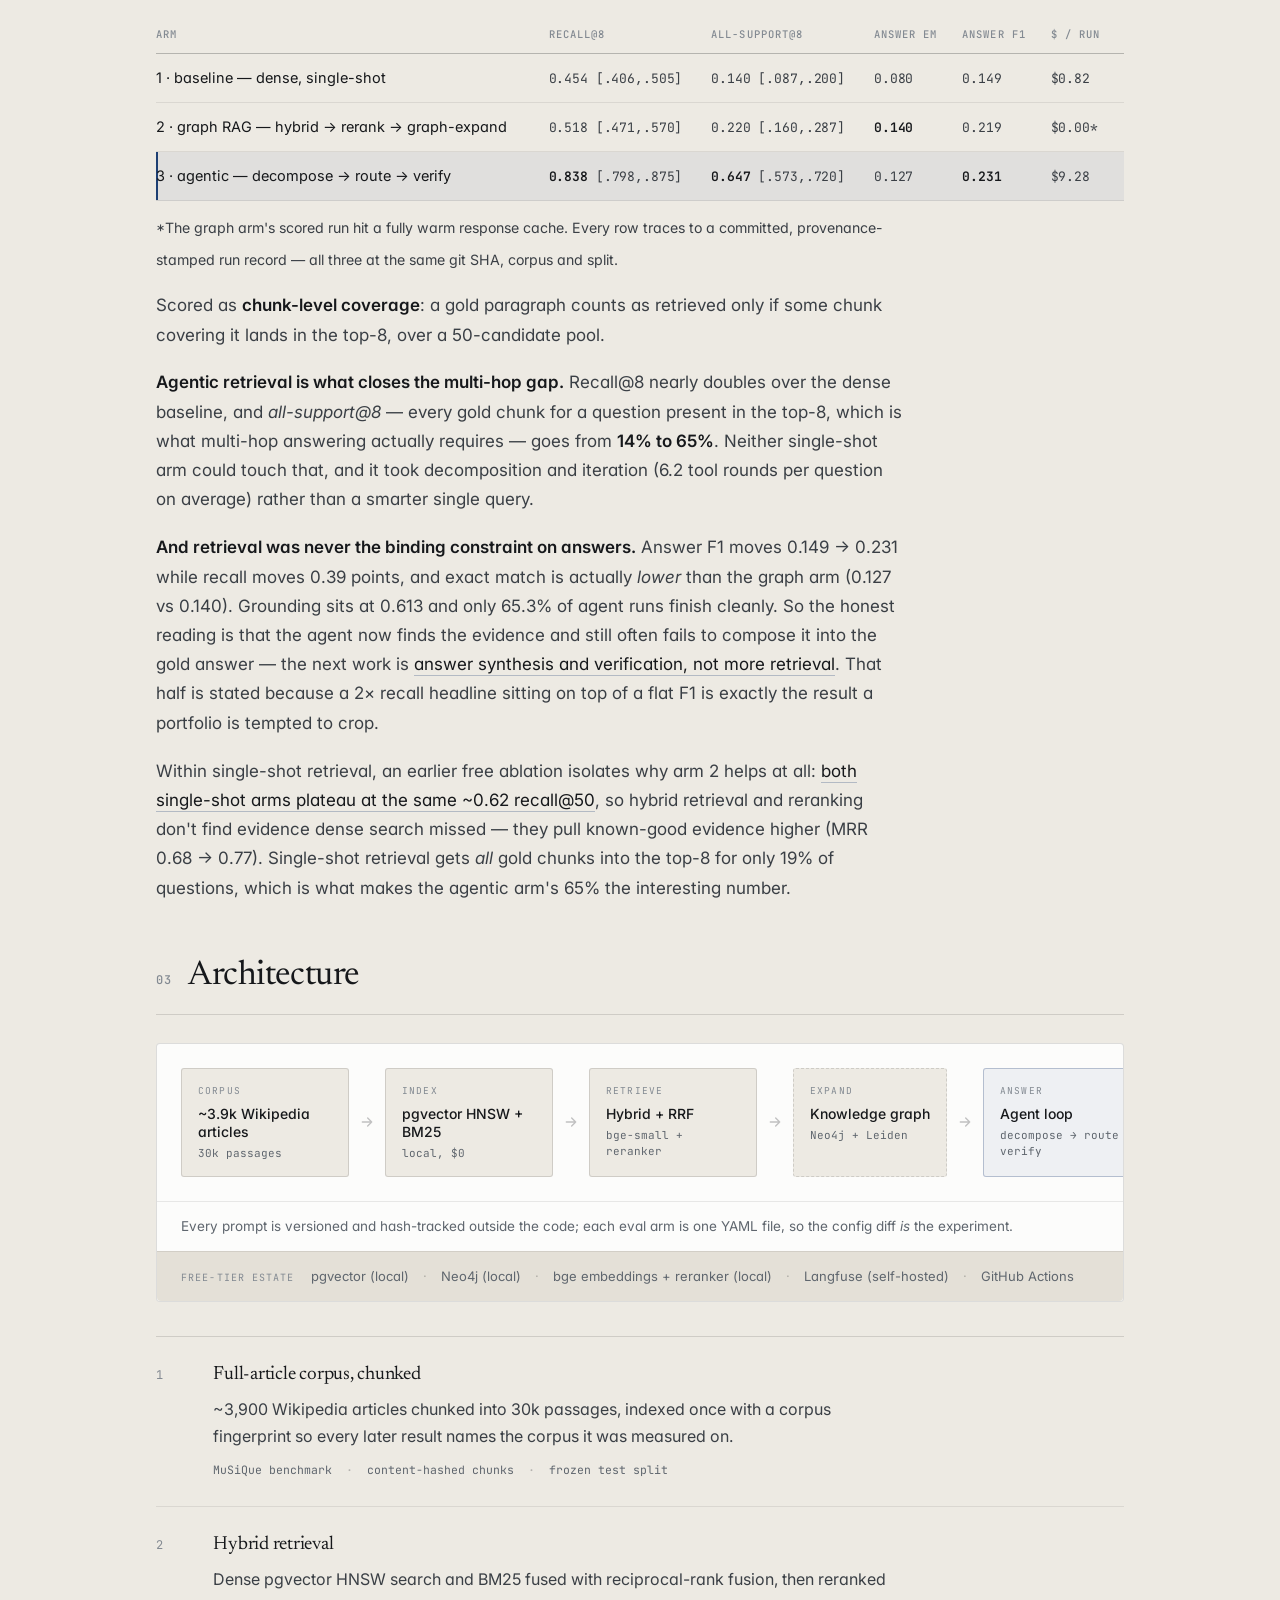
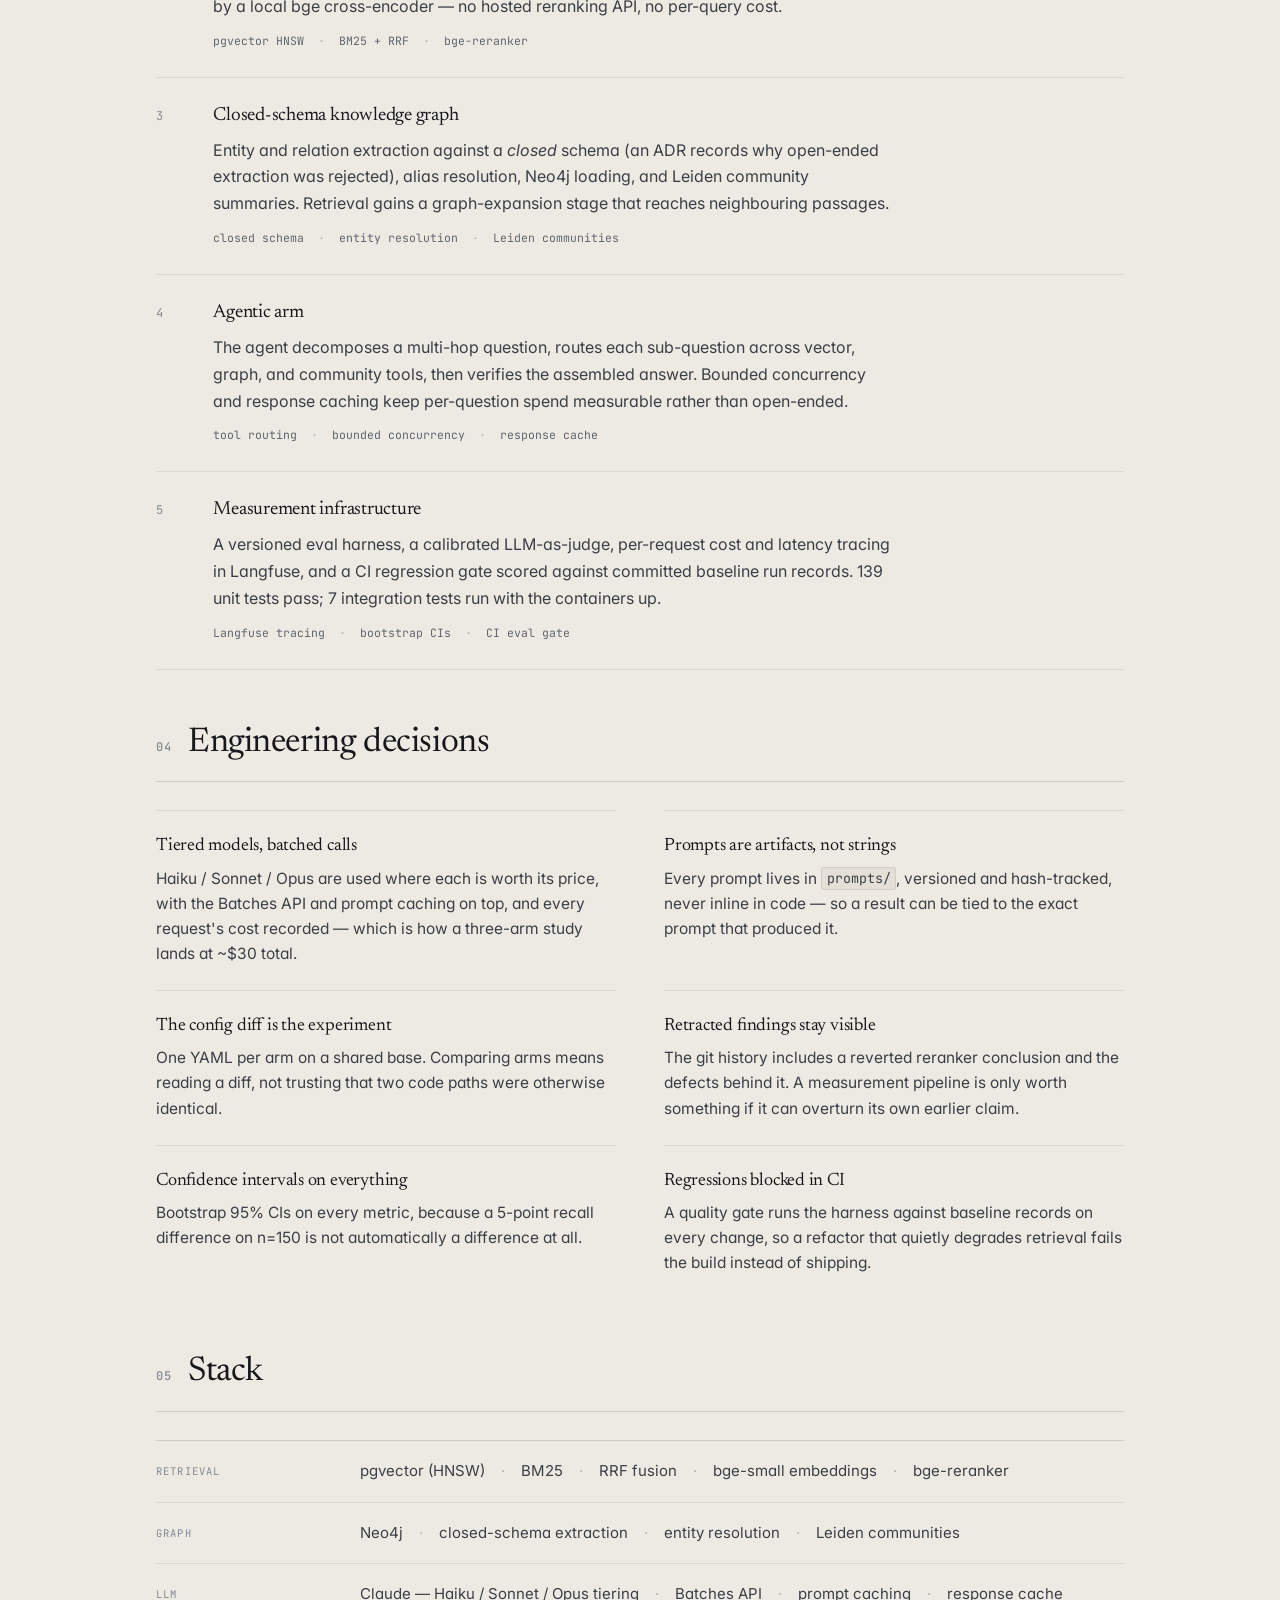
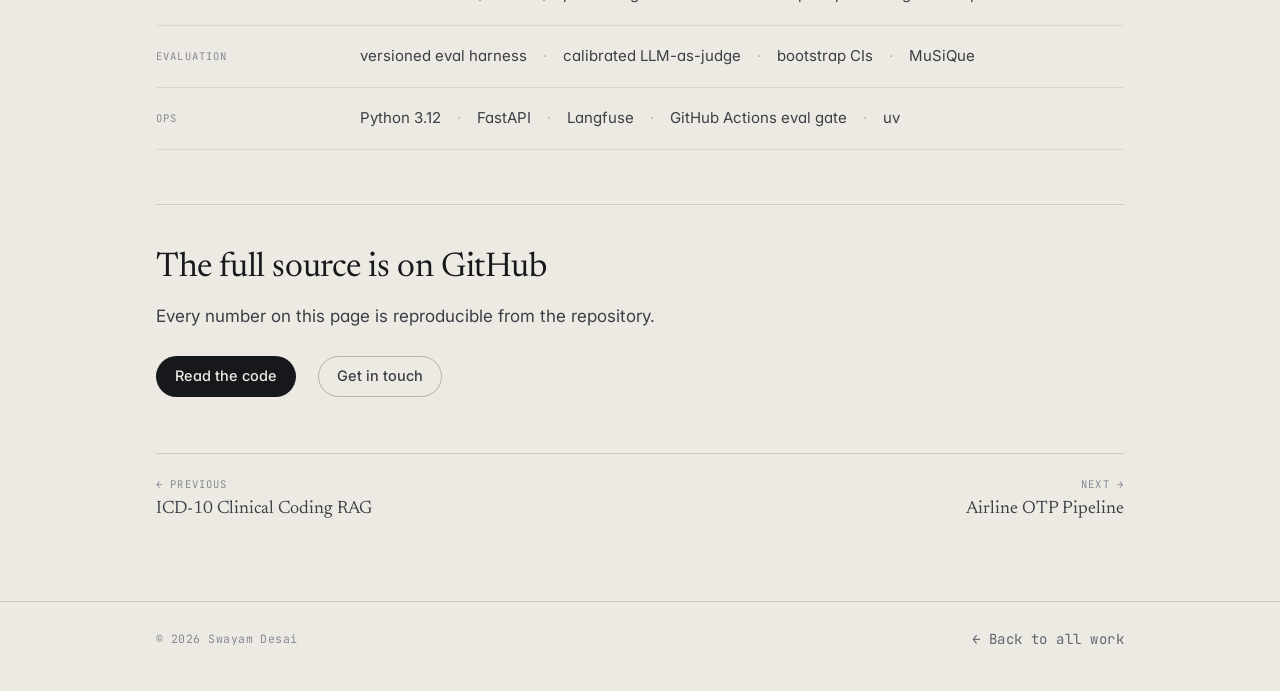
<file: projects/graphscout.html>
<!DOCTYPE html>
<html lang="en">
<head>
<meta charset="UTF-8" />
<meta name="viewport" content="width=device-width, initial-scale=1.0" />
<title>GraphScout — Agentic Multi-Hop Research Assistant — Swayam Desai</title>
<meta name="description" content="Graph RAG and agentic retrieval over 30k Wikipedia passages, measured properly: three arms scored on one corpus, recall@8 0.454 to 0.838, bootstrap confidence intervals, per-request cost tracing, and a CI gate that blocks quality regressions." />
<link rel="icon" href="../favicon.svg" type="image/svg+xml" />
<link rel="preconnect" href="https://fonts.googleapis.com" />
<link rel="preconnect" href="https://fonts.gstatic.com" crossorigin />
<link href="https://fonts.googleapis.com/css2?family=Inter:wght@400;500;600&family=JetBrains+Mono:wght@400;500&family=Newsreader:ital,opsz,wght@0,6..72,300..600;1,6..72,300..500&display=swap" rel="stylesheet" />
<link rel="stylesheet" href="../styles.css" />
<link rel="stylesheet" href="../projects.css" />
</head>
<body>

<header class="nav scrolled" id="nav">
  <div class="wrap nav-inner">
    <a class="brand" href="../index.html#top"><span class="mark">SD</span><span>Swayam Desai<span class="dot">.</span></span></a>
    <div style="display:flex;align-items:center;gap:8px">
      <a class="back-link" href="../index.html#work"><svg viewBox="0 0 24 24" fill="none" stroke="currentColor" stroke-width="2.2" stroke-linecap="round" stroke-linejoin="round"><path d="M19 12H5M11 6l-6 6 6 6"/></svg> All work</a>
      <a class="nav-cta" href="../index.html#contact">Get in touch</a>
    </div>
  </div>
</header>

<main id="top">
  <section class="cs-hero section" style="padding-bottom:0">
    <div class="wrap">
      <div class="cs-tags">
        <span class="card-tag">Graph RAG</span>
        <span class="card-tag">Agentic Retrieval</span>
        <span class="card-tag">Evaluation</span>
        <span class="card-tag">LLM Ops</span>
      </div>
      <h1>GraphScout</h1>
      <p class="lede">An agentic multi-hop research assistant built as a <strong>measurement study</strong>: three retrieval arms over the same 30k-passage corpus, scored with bootstrap confidence intervals by a versioned eval harness and a calibrated LLM judge, traced per request, and gated in CI. Agentic retrieval lifts recall@8 from <strong>0.454 to 0.838</strong> and all-support@8 from 14% to 65% — and the more useful finding is that <em>answer F1 barely moves</em>, so retrieval was never the binding constraint.</p>
      <div class="cs-actions">
        <a class="btn btn-primary" href="https://github.com/SwayamDesai/graphscout" target="_blank" rel="noopener">
          <svg viewBox="0 0 24 24" fill="currentColor"><path d="M12 2C6.48 2 2 6.58 2 12.25c0 4.53 2.87 8.37 6.84 9.73.5.1.68-.22.68-.49 0-.24-.01-.87-.01-1.71-2.78.62-3.37-1.37-3.37-1.37-.45-1.18-1.11-1.49-1.11-1.49-.91-.64.07-.62.07-.62 1 .07 1.53 1.06 1.53 1.06.89 1.56 2.34 1.11 2.91.85.09-.66.35-1.11.63-1.37-2.22-.26-4.56-1.14-4.56-5.07 0-1.12.39-2.03 1.03-2.75-.1-.26-.45-1.3.1-2.71 0 0 .84-.28 2.75 1.05a9.35 9.35 0 0 1 2.5-.34c.85 0 1.71.12 2.5.34 1.91-1.33 2.75-1.05 2.75-1.05.55 1.41.2 2.45.1 2.71.64.72 1.03 1.63 1.03 2.75 0 3.94-2.34 4.81-4.57 5.06.36.32.68.94.68 1.9 0 1.37-.01 2.47-.01 2.81 0 .27.18.6.69.49A10.04 10.04 0 0 0 22 12.25C22 6.58 17.52 2 12 2Z"/></svg>
          View source
        </a>
      </div>
      <div class="meta-row reveal">
        <div class="meta-cell"><div class="k">Role</div><div class="v">Solo · end-to-end</div></div>
        <div class="meta-cell"><div class="k">Corpus</div><div class="v">~3.9k articles · 30k passages</div></div>
        <div class="meta-cell"><div class="k">Infra cost</div><div class="v">$0 — all local</div></div>
        <div class="meta-cell"><div class="k">Scored run</div><div class="v">n=150 · $0.06/question</div></div>
      </div>
    </div>
  </section>

  <section class="cs-section" style="padding-top:clamp(48px,7vw,72px)">
    <div class="wrap">
      <h2><span class="idx">01</span> Overview</h2>
      <div class="prose reveal">
        <p>Multi-hop questions — <em>"which university did the founder of the company that acquired DeepMind attend?"</em> — break naive RAG, because the second hop is invisible from the surface question. Plenty of projects assert that graph RAG or an agent fixes it. GraphScout <span class="accent-text">measures how much each fix actually buys, with confidence intervals</span>.</p>
        <p>Three arms share one corpus, one eval harness, and one set of metrics: a dense-vector baseline, a graph-RAG arm (hybrid retrieval → rerank → knowledge graph expansion), and an agentic arm that decomposes the question and routes sub-questions across vector, graph, and community tools before verifying its answer.</p>
        <p>The infrastructure is the point as much as the result: a versioned eval harness, a calibrated LLM-as-judge, per-request tracing in Langfuse, and a <strong>CI gate that blocks quality regressions</strong>. Total infrastructure cost: <strong>$0</strong>. Total LLM spend: <strong>~$30</strong>, kept there by model tiering, batch processing, prompt caching, and response caching.</p>
      </div>
    </div>
  </section>
  <section class="cs-section">
    <div class="wrap">
      <h2><span class="idx">02</span> Results</h2>
      <div class="result-grid reveal">
        <div class="result-cell"><div class="big">0.454 → 0.838</div><div class="cap">recall@8 — dense baseline vs the agentic arm</div></div>
        <div class="result-cell"><div class="big">14 → 65<span class="u">%</span></div><div class="cap">all-support@8 — every gold chunk present, the metric multi-hop answering needs</div></div>
        <div class="result-cell"><div class="big">6.2</div><div class="cap">tool rounds per question — what the recall actually cost in iteration</div></div>
      </div>
      <p class="intro" style="margin-top:8px">All three arms on the same corpus, split and commit — dev set, n=150, k=8, MuSiQue, bootstrap 95% CIs:</p>
      <div class="table-scroll reveal">
        <table class="results">
          <thead><tr><th>arm</th><th>recall@8</th><th>all-support@8</th><th>answer EM</th><th>answer F1</th><th>$ / run</th></tr></thead>
          <tbody>
            <tr><td>1 · baseline — dense, single-shot</td><td class="mono">0.454 [.406,.505]</td><td class="mono">0.140 [.087,.200]</td><td class="mono">0.080</td><td class="mono">0.149</td><td class="mono">$0.82</td></tr>
            <tr><td>2 · graph RAG — hybrid → rerank → graph-expand</td><td class="mono">0.518 [.471,.570]</td><td class="mono">0.220 [.160,.287]</td><td class="mono"><strong>0.140</strong></td><td class="mono">0.219</td><td class="mono">$0.00*</td></tr>
            <tr class="win"><td>3 · agentic — decompose → route → verify</td><td class="mono"><strong>0.838</strong> [.798,.875]</td><td class="mono"><strong>0.647</strong> [.573,.720]</td><td class="mono">0.127</td><td class="mono"><strong>0.231</strong></td><td class="mono">$9.28</td></tr>
          </tbody>
        </table>
      </div>
      <div class="prose reveal">
        <p><sub>*The graph arm's scored run hit a fully warm response cache. Every row traces to a committed, provenance-stamped run record — all three at the same git SHA, corpus and split.</sub></p>
        <p>Scored as <strong>chunk-level coverage</strong>: a gold paragraph counts as retrieved only if some chunk covering it lands in the top-8, over a 50-candidate pool.</p>
        <p><strong>Agentic retrieval is what closes the multi-hop gap.</strong> Recall@8 nearly doubles over the dense baseline, and <em>all-support@8</em> — every gold chunk for a question present in the top-8, which is what multi-hop answering actually requires — goes from <strong>14% to 65%</strong>. Neither single-shot arm could touch that, and it took decomposition and iteration (6.2 tool rounds per question on average) rather than a smarter single query.</p>
        <p><strong>And retrieval was never the binding constraint on answers.</strong> Answer F1 moves 0.149 → 0.231 while recall moves 0.39 points, and exact match is actually <em>lower</em> than the graph arm (0.127 vs 0.140). Grounding sits at 0.613 and only 65.3% of agent runs finish cleanly. So the honest reading is that the agent now finds the evidence and still often fails to compose it into the gold answer — the next work is <span class="accent-text">answer synthesis and verification, not more retrieval</span>. That half is stated because a 2× recall headline sitting on top of a flat F1 is exactly the result a portfolio is tempted to crop.</p>
        <p>Within single-shot retrieval, an earlier free ablation isolates why arm 2 helps at all: <span class="accent-text">both single-shot arms plateau at the same ~0.62 recall@50</span>, so hybrid retrieval and reranking don't find evidence dense search missed — they pull known-good evidence higher (MRR 0.68 → 0.77). Single-shot retrieval gets <em>all</em> gold chunks into the top-8 for only 19% of questions, which is what makes the agentic arm's 65% the interesting number.</p>
      </div>
    </div>
  </section>
  <section class="cs-section">
    <div class="wrap">
      <h2><span class="idx">03</span> Architecture</h2>
      <div class="arch reveal">
        <div class="arch-scroll">
          <div class="arch-track">
            <div class="arch-col"><div class="arch-node"><div class="t">Corpus</div><div class="n">~3.9k Wikipedia articles</div><div class="sub">30k passages</div></div></div>
            <div class="arch-arrow"><svg viewBox="0 0 24 24" fill="none" stroke="currentColor" stroke-width="2" stroke-linecap="round" stroke-linejoin="round"><path d="M5 12h14M13 6l6 6-6 6"/></svg></div>
            <div class="arch-col"><div class="arch-node"><div class="t">Index</div><div class="n">pgvector HNSW + BM25</div><div class="sub">local, $0</div></div></div>
            <div class="arch-arrow"><svg viewBox="0 0 24 24" fill="none" stroke="currentColor" stroke-width="2" stroke-linecap="round" stroke-linejoin="round"><path d="M5 12h14M13 6l6 6-6 6"/></svg></div>
            <div class="arch-col"><div class="arch-node"><div class="t">Retrieve</div><div class="n">Hybrid + RRF</div><div class="sub">bge-small + reranker</div></div></div>
            <div class="arch-arrow"><svg viewBox="0 0 24 24" fill="none" stroke="currentColor" stroke-width="2" stroke-linecap="round" stroke-linejoin="round"><path d="M5 12h14M13 6l6 6-6 6"/></svg></div>
            <div class="arch-col"><div class="arch-node store"><div class="t">Expand</div><div class="n">Knowledge graph</div><div class="sub">Neo4j + Leiden</div></div></div>
            <div class="arch-arrow"><svg viewBox="0 0 24 24" fill="none" stroke="currentColor" stroke-width="2" stroke-linecap="round" stroke-linejoin="round"><path d="M5 12h14M13 6l6 6-6 6"/></svg></div>
            <div class="arch-col"><div class="arch-node primary"><div class="t">Answer</div><div class="n">Agent loop</div><div class="sub">decompose → route → verify</div></div></div>
            <div class="arch-arrow"><svg viewBox="0 0 24 24" fill="none" stroke="currentColor" stroke-width="2" stroke-linecap="round" stroke-linejoin="round"><path d="M5 12h14M13 6l6 6-6 6"/></svg></div>
            <div class="arch-col"><div class="arch-node"><div class="t">Judge</div><div class="n">Calibrated LLM judge</div><div class="sub">faithfulness</div></div></div>
            <div class="arch-arrow"><svg viewBox="0 0 24 24" fill="none" stroke="currentColor" stroke-width="2" stroke-linecap="round" stroke-linejoin="round"><path d="M5 12h14M13 6l6 6-6 6"/></svg></div>
            <div class="arch-col"><div class="arch-node"><div class="t">Gate</div><div class="n">CI regression gate</div><div class="sub">blocks quality drops</div></div></div>
          </div>
        </div>
        <p class="arch-caption">Every prompt is versioned and hash-tracked outside the code; each eval arm is one YAML file, so the config diff <em>is</em> the experiment.</p>
        <div class="arch-infra"><span class="lbl">Free-tier estate</span><div class="items"><span>pgvector (local)</span><span>Neo4j (local)</span><span>bge embeddings + reranker (local)</span><span>Langfuse (self-hosted)</span><span>GitHub Actions</span></div></div>
      </div>
      <div class="flow reveal">
        <div class="flow-step"><div class="flow-rail"><div class="flow-node">1</div><div class="flow-connector"></div></div><div class="flow-body"><h3>Full-article corpus, chunked</h3><p>~3,900 Wikipedia articles chunked into 30k passages, indexed once with a corpus fingerprint so every later result names the corpus it was measured on.</p><div class="chips"><span>MuSiQue benchmark</span><span>content-hashed chunks</span><span>frozen test split</span></div></div></div>
        <div class="flow-step"><div class="flow-rail"><div class="flow-node">2</div><div class="flow-connector"></div></div><div class="flow-body"><h3>Hybrid retrieval</h3><p>Dense pgvector HNSW search and BM25 fused with reciprocal-rank fusion, then reranked by a local bge cross-encoder — no hosted reranking API, no per-query cost.</p><div class="chips"><span>pgvector HNSW</span><span>BM25 + RRF</span><span>bge-reranker</span></div></div></div>
        <div class="flow-step"><div class="flow-rail"><div class="flow-node">3</div><div class="flow-connector"></div></div><div class="flow-body"><h3>Closed-schema knowledge graph</h3><p>Entity and relation extraction against a <em>closed</em> schema (an ADR records why open-ended extraction was rejected), alias resolution, Neo4j loading, and Leiden community summaries. Retrieval gains a graph-expansion stage that reaches neighbouring passages.</p><div class="chips"><span>closed schema</span><span>entity resolution</span><span>Leiden communities</span></div></div></div>
        <div class="flow-step"><div class="flow-rail"><div class="flow-node">4</div><div class="flow-connector"></div></div><div class="flow-body"><h3>Agentic arm</h3><p>The agent decomposes a multi-hop question, routes each sub-question across vector, graph, and community tools, then verifies the assembled answer. Bounded concurrency and response caching keep per-question spend measurable rather than open-ended.</p><div class="chips"><span>tool routing</span><span>bounded concurrency</span><span>response cache</span></div></div></div>
        <div class="flow-step"><div class="flow-rail"><div class="flow-node">5</div></div><div class="flow-body"><h3>Measurement infrastructure</h3><p>A versioned eval harness, a calibrated LLM-as-judge, per-request cost and latency tracing in Langfuse, and a CI regression gate scored against committed baseline run records. 139 unit tests pass; 7 integration tests run with the containers up.</p><div class="chips"><span>Langfuse tracing</span><span>bootstrap CIs</span><span>CI eval gate</span></div></div></div>
      </div>
    </div>
  </section>
  <section class="cs-section">
    <div class="wrap">
      <h2><span class="idx">04</span> Engineering decisions</h2>
      <div class="highlights reveal">
        <div class="hl-card"><div class="hl-icon"><svg viewBox="0 0 24 24" fill="none" stroke="currentColor" stroke-width="2" stroke-linecap="round" stroke-linejoin="round"><circle cx="12" cy="12" r="9"/><path d="M15 9.5A3 3 0 0 0 12 8h-.5a2.5 2.5 0 0 0 0 5h1a2.5 2.5 0 0 1 0 5H12a3 3 0 0 1-3-1.5M12 6v12"/></svg></div><h3>Tiered models, batched calls</h3><p>Haiku / Sonnet / Opus are used where each is worth its price, with the Batches API and prompt caching on top, and every request's cost recorded — which is how a three-arm study lands at ~$30 total.</p></div>
        <div class="hl-card"><div class="hl-icon"><svg viewBox="0 0 24 24" fill="none" stroke="currentColor" stroke-width="2" stroke-linecap="round" stroke-linejoin="round"><circle cx="12" cy="12" r="9"/><path d="m8 12 3 3 5-6"/></svg></div><h3>Prompts are artifacts, not strings</h3><p>Every prompt lives in <code>prompts/</code>, versioned and hash-tracked, never inline in code — so a result can be tied to the exact prompt that produced it.</p></div>
        <div class="hl-card"><div class="hl-icon"><svg viewBox="0 0 24 24" fill="none" stroke="currentColor" stroke-width="2" stroke-linecap="round" stroke-linejoin="round"><path d="m8 6-4 6 4 6M16 6l4 6-4 6"/></svg></div><h3>The config diff is the experiment</h3><p>One YAML per arm on a shared base. Comparing arms means reading a diff, not trusting that two code paths were otherwise identical.</p></div>
        <div class="hl-card"><div class="hl-icon"><svg viewBox="0 0 24 24" fill="none" stroke="currentColor" stroke-width="2" stroke-linecap="round" stroke-linejoin="round"><circle cx="5" cy="6" r="2"/><circle cx="19" cy="6" r="2"/><circle cx="12" cy="18" r="2"/><path d="M7 7l4 9M17 7l-4 9M7 6h10"/></svg></div><h3>Retracted findings stay visible</h3><p>The git history includes a reverted reranker conclusion and the defects behind it. A measurement pipeline is only worth something if it can overturn its own earlier claim.</p></div>
        <div class="hl-card"><div class="hl-icon"><svg viewBox="0 0 24 24" fill="none" stroke="currentColor" stroke-width="2" stroke-linecap="round" stroke-linejoin="round"><path d="M3 3v18h18"/><path d="m7 14 3-3 3 3 5-6"/></svg></div><h3>Confidence intervals on everything</h3><p>Bootstrap 95% CIs on every metric, because a 5-point recall difference on n=150 is not automatically a difference at all.</p></div>
        <div class="hl-card"><div class="hl-icon"><svg viewBox="0 0 24 24" fill="none" stroke="currentColor" stroke-width="2" stroke-linecap="round" stroke-linejoin="round"><path d="M20 7 12 3 4 7v6c0 4.5 3.4 7.4 8 8 4.6-.6 8-3.5 8-8V7Z"/></svg></div><h3>Regressions blocked in CI</h3><p>A quality gate runs the harness against baseline records on every change, so a refactor that quietly degrades retrieval fails the build instead of shipping.</p></div>
      </div>
    </div>
  </section>
  <section class="cs-section">
    <div class="wrap">
      <h2><span class="idx">05</span> Stack</h2>
      <div class="stack-block reveal">
        <div class="stack-row"><div class="layer">Retrieval</div><div class="items"><span>pgvector (HNSW)</span><span>BM25</span><span>RRF fusion</span><span>bge-small embeddings</span><span>bge-reranker</span></div></div>
        <div class="stack-row"><div class="layer">Graph</div><div class="items"><span>Neo4j</span><span>closed-schema extraction</span><span>entity resolution</span><span>Leiden communities</span></div></div>
        <div class="stack-row"><div class="layer">LLM</div><div class="items"><span>Claude — Haiku / Sonnet / Opus tiering</span><span>Batches API</span><span>prompt caching</span><span>response cache</span></div></div>
        <div class="stack-row"><div class="layer">Evaluation</div><div class="items"><span>versioned eval harness</span><span>calibrated LLM-as-judge</span><span>bootstrap CIs</span><span>MuSiQue</span></div></div>
        <div class="stack-row"><div class="layer">Ops</div><div class="items"><span>Python 3.12</span><span>FastAPI</span><span>Langfuse</span><span>GitHub Actions eval gate</span><span>uv</span></div></div>
      </div>
    </div>
  </section>

  <section class="section" style="padding-top:0">
    <div class="wrap">
      <div class="cs-cta reveal">
        <h2>The full source is on GitHub</h2>
        <p>Every number on this page is reproducible from the repository.</p>
        <div class="cs-actions">
          <a class="btn btn-primary" href="https://github.com/SwayamDesai/graphscout" target="_blank" rel="noopener">Read the code</a>
          <a class="btn btn-ghost" href="../index.html#contact">Get in touch</a>
        </div>
      </div>
      <div class="pager">
        <a class="prev" href="icd10-rag.html"><div class="dir">← Previous</div><div class="name">ICD-10 Clinical Coding RAG</div></a>
        <a class="next" href="airline-otp-pipeline.html"><div class="dir">Next →</div><div class="name">Airline OTP Pipeline</div></a>
      </div>
    </div>
  </section>
</main>

<footer class="footer">
  <div class="wrap footer-inner">
    <span class="muted">© <span id="year">2026</span> Swayam Desai</span>
    <a class="back-link" href="../index.html#work">← Back to all work</a>
  </div>
</footer>
<script src="../main.js"></script>

</body>
</html>
</file>
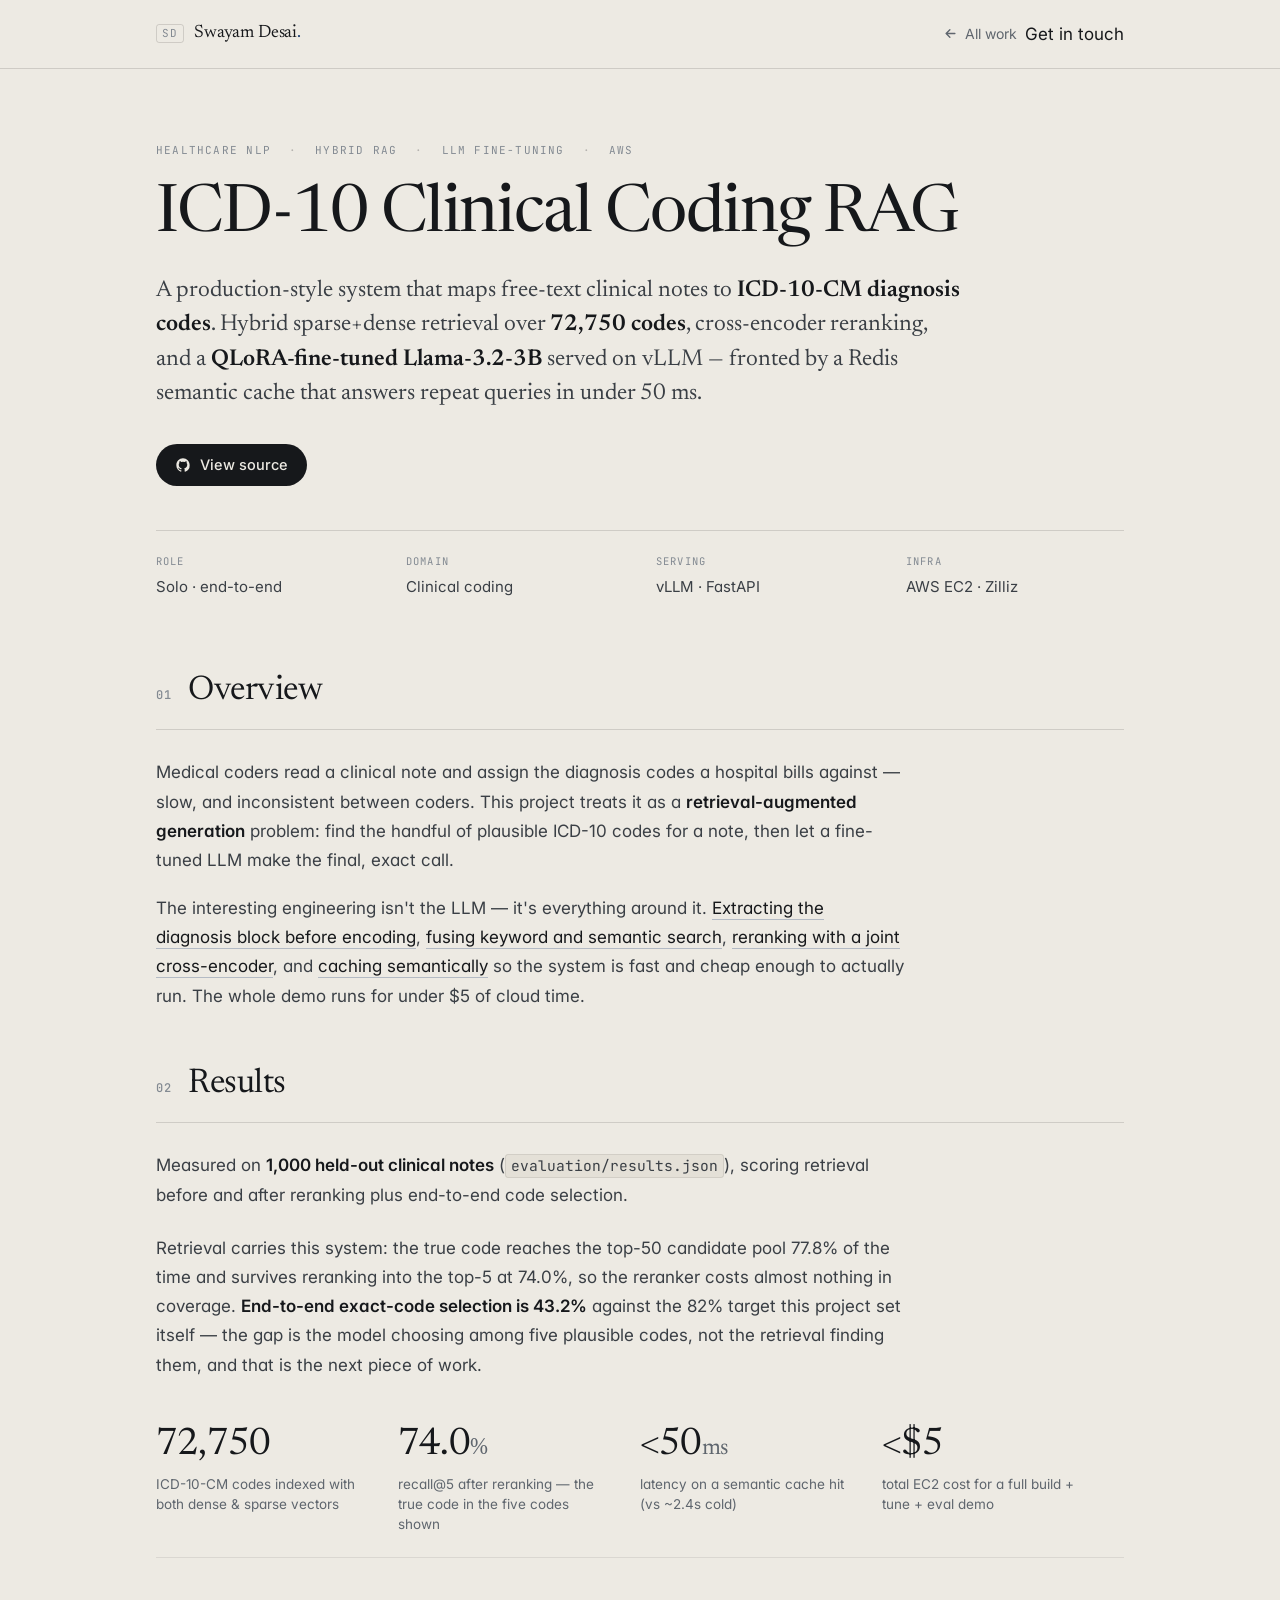
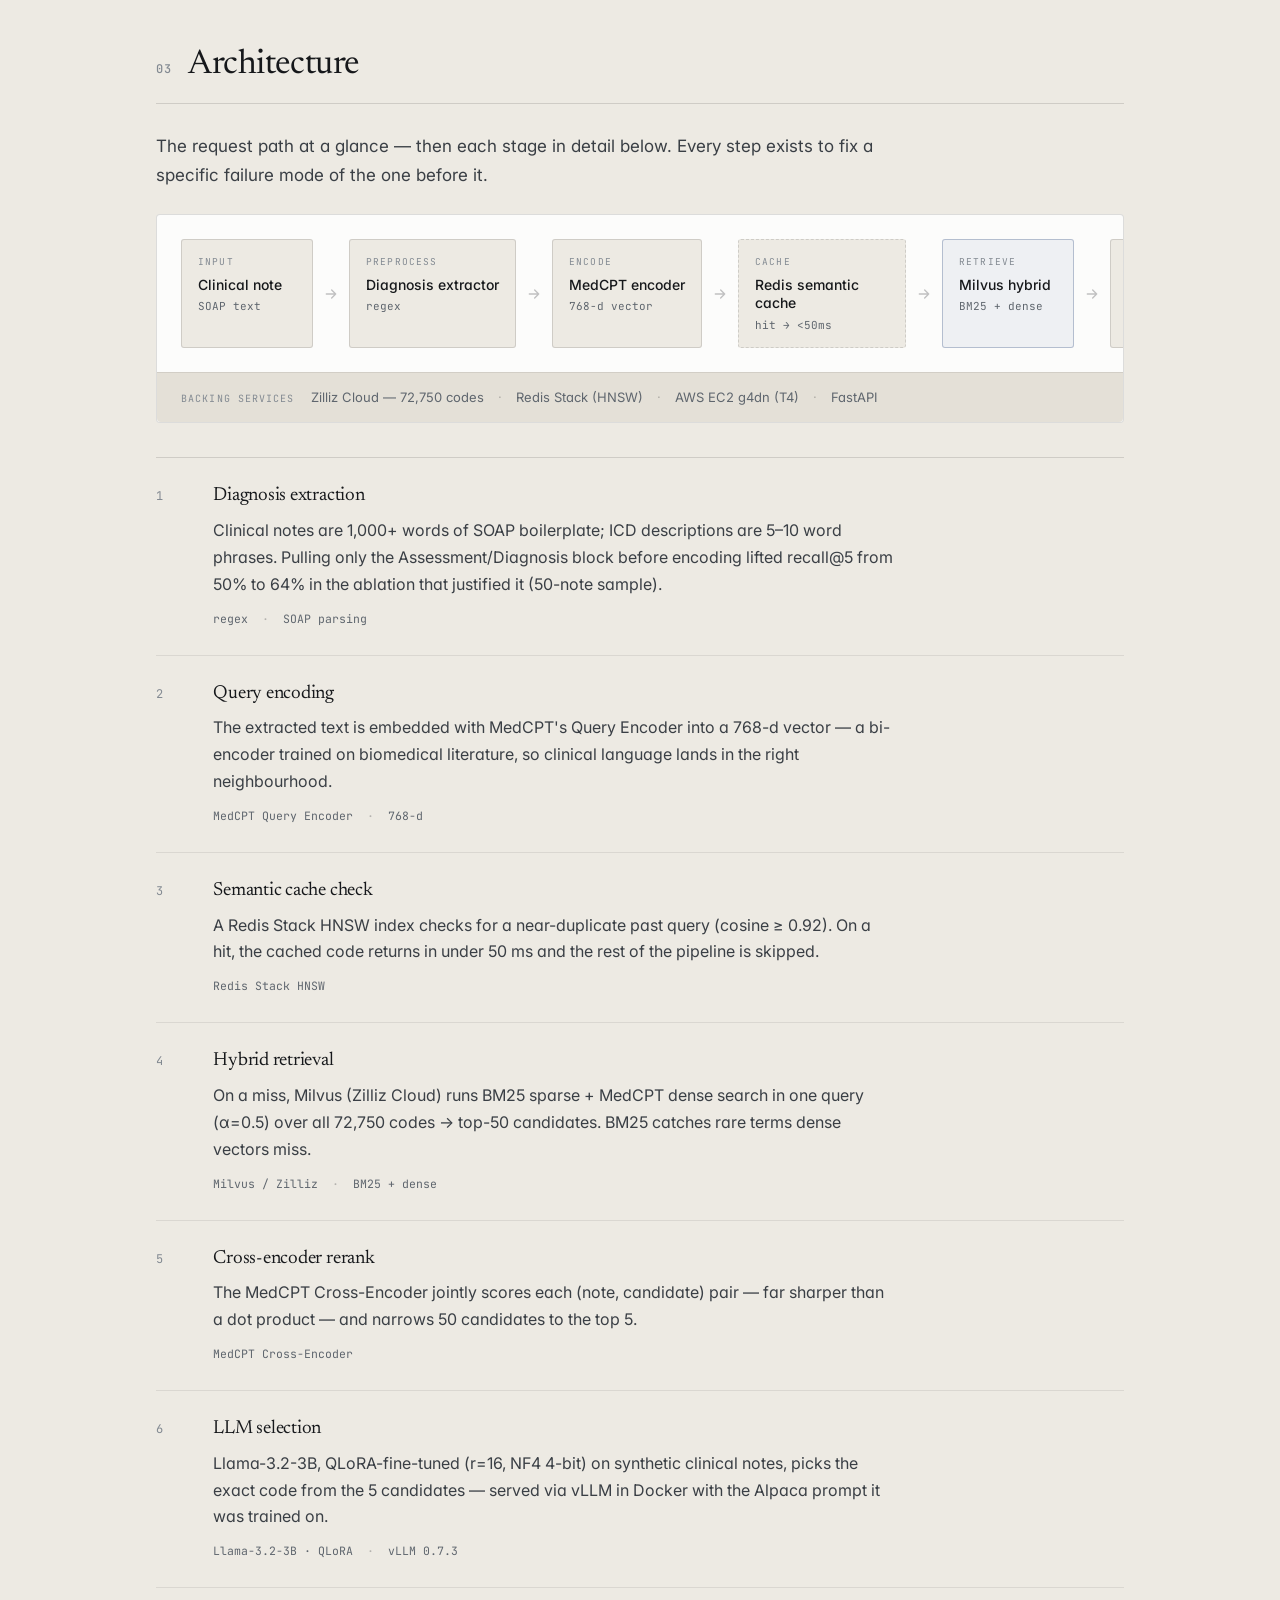
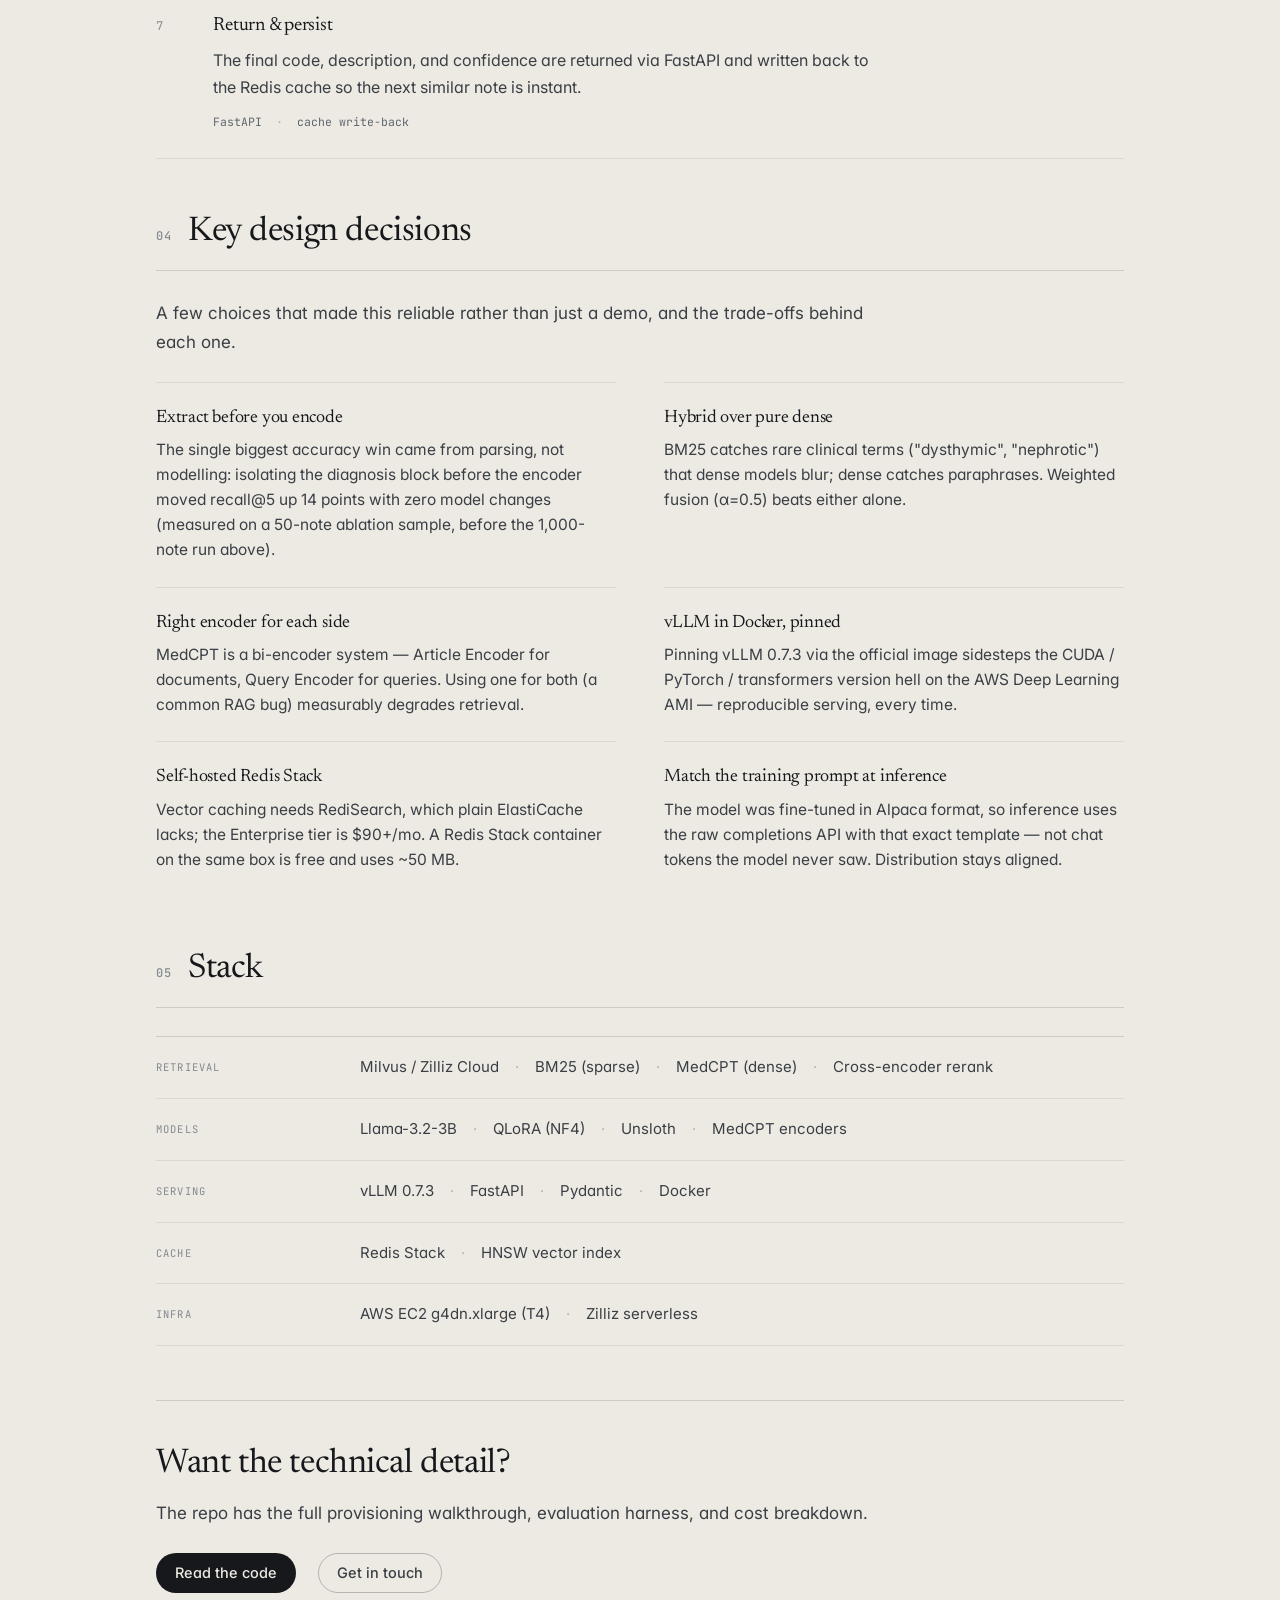
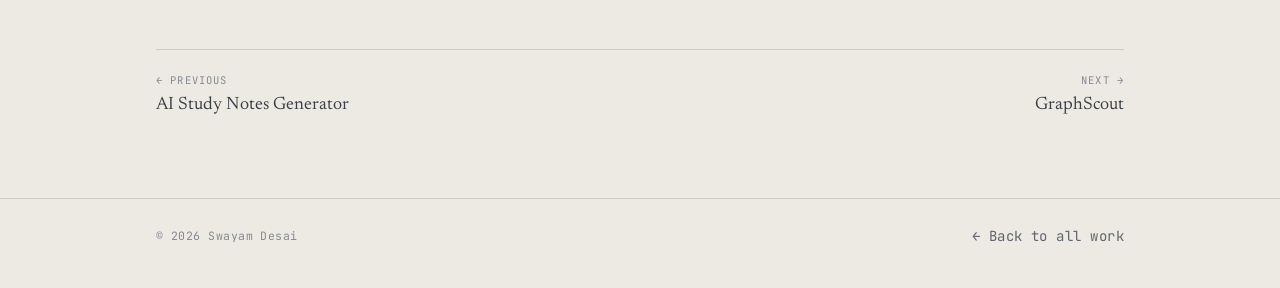
<file: projects/icd10-rag.html>
<!DOCTYPE html>
<html lang="en">
<head>
<meta charset="UTF-8" />
<meta name="viewport" content="width=device-width, initial-scale=1.0" />
<title>ICD-10 Clinical Coding RAG — Swayam Desai</title>
<meta name="description" content="Production-style clinical coding RAG: hybrid BM25+dense retrieval over 72,750 ICD-10 codes, cross-encoder reranking, QLoRA-fine-tuned Llama-3.2-3B on vLLM/AWS, with a Redis semantic cache." />
<link rel="icon" href="../favicon.svg" type="image/svg+xml" />
<link rel="preconnect" href="https://fonts.googleapis.com" />
<link rel="preconnect" href="https://fonts.gstatic.com" crossorigin />
<link href="https://fonts.googleapis.com/css2?family=Inter:wght@400;500;600&family=JetBrains+Mono:wght@400;500&family=Newsreader:ital,opsz,wght@0,6..72,300..600;1,6..72,300..500&display=swap" rel="stylesheet" />
<link rel="stylesheet" href="../styles.css" />
<link rel="stylesheet" href="../projects.css" />
</head>
<body>

<header class="nav scrolled" id="nav">
  <div class="wrap nav-inner">
    <a class="brand" href="../index.html#top"><span class="mark">SD</span><span>Swayam Desai<span class="dot">.</span></span></a>
    <div style="display:flex;align-items:center;gap:8px">
      <a class="back-link" href="../index.html#work"><svg viewBox="0 0 24 24" fill="none" stroke="currentColor" stroke-width="2.2" stroke-linecap="round" stroke-linejoin="round"><path d="M19 12H5M11 6l-6 6 6 6"/></svg> All work</a>
      <a class="nav-cta" href="../index.html#contact">Get in touch</a>
    </div>
  </div>
</header>

<main id="top">
  <section class="cs-hero section" style="padding-bottom:0">
    <div class="wrap">
      <div class="cs-tags">
        <span class="card-tag">Healthcare NLP</span>
        <span class="card-tag">Hybrid RAG</span>
        <span class="card-tag">LLM Fine-tuning</span>
        <span class="card-tag">AWS</span>
      </div>
      <h1>ICD-10 Clinical Coding RAG</h1>
      <p class="lede">A production-style system that maps free-text clinical notes to <strong>ICD-10-CM diagnosis codes</strong>. Hybrid sparse+dense retrieval over <strong>72,750 codes</strong>, cross-encoder reranking, and a <strong>QLoRA-fine-tuned Llama-3.2-3B</strong> served on vLLM — fronted by a Redis semantic cache that answers repeat queries in under 50&nbsp;ms.</p>
      <div class="cs-actions">
        <a class="btn btn-primary" href="https://github.com/SwayamDesai/icd10-rag" target="_blank" rel="noopener">
          <svg viewBox="0 0 24 24" fill="currentColor"><path d="M12 2C6.48 2 2 6.58 2 12.25c0 4.53 2.87 8.37 6.84 9.73.5.1.68-.22.68-.49 0-.24-.01-.87-.01-1.71-2.78.62-3.37-1.37-3.37-1.37-.45-1.18-1.11-1.49-1.11-1.49-.91-.64.07-.62.07-.62 1 .07 1.53 1.06 1.53 1.06.89 1.56 2.34 1.11 2.91.85.09-.66.35-1.11.63-1.37-2.22-.26-4.56-1.14-4.56-5.07 0-1.12.39-2.03 1.03-2.75-.1-.26-.45-1.3.1-2.71 0 0 .84-.28 2.75 1.05a9.35 9.35 0 0 1 5 0c1.91-1.33 2.75-1.05 2.75-1.05.55 1.41.2 2.45.1 2.71.64.72 1.03 1.63 1.03 2.75 0 3.94-2.34 4.81-4.57 5.06.36.32.68.94.68 1.9 0 1.37-.01 2.47-.01 2.81 0 .27.18.6.69.49A10.04 10.04 0 0 0 22 12.25C22 6.58 17.52 2 12 2Z"/></svg>
          View source
        </a>
      </div>
      <div class="meta-row reveal">
        <div class="meta-cell"><div class="k">Role</div><div class="v">Solo · end-to-end</div></div>
        <div class="meta-cell"><div class="k">Domain</div><div class="v">Clinical coding</div></div>
        <div class="meta-cell"><div class="k">Serving</div><div class="v">vLLM · FastAPI</div></div>
        <div class="meta-cell"><div class="k">Infra</div><div class="v">AWS EC2 · Zilliz</div></div>
      </div>
    </div>
  </section>

  <section class="cs-section" style="padding-top:clamp(48px,7vw,72px)">
    <div class="wrap">
      <h2><span class="idx">01</span> Overview</h2>
      <div class="prose reveal">
        <p>Medical coders read a clinical note and assign the diagnosis codes a hospital bills against — slow, and inconsistent between coders. This project treats it as a <strong>retrieval-augmented generation</strong> problem: find the handful of plausible ICD-10 codes for a note, then let a fine-tuned LLM make the final, exact call.</p>
        <p>The interesting engineering isn't the LLM — it's everything around it. <span class="accent-text">Extracting the diagnosis block before encoding</span>, <span class="accent-text">fusing keyword and semantic search</span>, <span class="accent-text">reranking with a joint cross-encoder</span>, and <span class="accent-text">caching semantically</span> so the system is fast and cheap enough to actually run. The whole demo runs for under $5 of cloud time.</p>
      </div>
    </div>
  </section>

  <section class="cs-section">
    <div class="wrap">
      <h2><span class="idx">02</span> Results</h2>
      <p class="intro">Measured on <strong>1,000 held-out clinical notes</strong> (<code>evaluation/results.json</code>), scoring retrieval before and after reranking plus end-to-end code selection.</p>
      <p class="intro" style="margin-top:20px">Retrieval carries this system: the true code reaches the top-50 candidate pool 77.8% of the time and survives reranking into the top-5 at 74.0%, so the reranker costs almost nothing in coverage. <strong>End-to-end exact-code selection is 43.2%</strong> against the 82% target this project set itself — the gap is the model choosing among five plausible codes, not the retrieval finding them, and that is the next piece of work.</p>
      <div class="result-grid reveal">
        <div class="result-cell"><div class="big">72,750</div><div class="cap">ICD-10-CM codes indexed with both dense &amp; sparse vectors</div></div>
        <div class="result-cell"><div class="big">74.0<span class="u">%</span></div><div class="cap">recall@5 after reranking — the true code in the five codes shown</div></div>
        <div class="result-cell"><div class="big">&lt;50<span class="u">ms</span></div><div class="cap">latency on a semantic cache hit (vs ~2.4s cold)</div></div>
        <div class="result-cell"><div class="big">&lt;$5</div><div class="cap">total EC2 cost for a full build + tune + eval demo</div></div>
      </div>
    </div>
  </section>

  <section class="cs-section">
    <div class="wrap">
      <h2><span class="idx">03</span> Architecture</h2>
      <p class="intro">The request path at a glance — then each stage in detail below. Every step exists to fix a specific failure mode of the one before it.</p>
      <div class="arch reveal">
        <div class="arch-scroll">
          <div class="arch-track">
            <div class="arch-col"><div class="arch-node"><div class="t">Input</div><div class="n">Clinical note</div><div class="sub">SOAP text</div></div></div>
            <div class="arch-arrow"><svg viewBox="0 0 24 24" fill="none" stroke="currentColor" stroke-width="2" stroke-linecap="round" stroke-linejoin="round"><path d="M5 12h14M13 6l6 6-6 6"/></svg></div>
            <div class="arch-col"><div class="arch-node"><div class="t">Preprocess</div><div class="n">Diagnosis extractor</div><div class="sub">regex</div></div></div>
            <div class="arch-arrow"><svg viewBox="0 0 24 24" fill="none" stroke="currentColor" stroke-width="2" stroke-linecap="round" stroke-linejoin="round"><path d="M5 12h14M13 6l6 6-6 6"/></svg></div>
            <div class="arch-col"><div class="arch-node"><div class="t">Encode</div><div class="n">MedCPT encoder</div><div class="sub">768-d vector</div></div></div>
            <div class="arch-arrow"><svg viewBox="0 0 24 24" fill="none" stroke="currentColor" stroke-width="2" stroke-linecap="round" stroke-linejoin="round"><path d="M5 12h14M13 6l6 6-6 6"/></svg></div>
            <div class="arch-col"><div class="arch-node store"><div class="t">Cache</div><div class="n">Redis semantic cache</div><div class="sub">hit → &lt;50ms</div></div></div>
            <div class="arch-arrow"><svg viewBox="0 0 24 24" fill="none" stroke="currentColor" stroke-width="2" stroke-linecap="round" stroke-linejoin="round"><path d="M5 12h14M13 6l6 6-6 6"/></svg></div>
            <div class="arch-col"><div class="arch-node primary"><div class="t">Retrieve</div><div class="n">Milvus hybrid</div><div class="sub">BM25 + dense</div></div></div>
            <div class="arch-arrow"><svg viewBox="0 0 24 24" fill="none" stroke="currentColor" stroke-width="2" stroke-linecap="round" stroke-linejoin="round"><path d="M5 12h14M13 6l6 6-6 6"/></svg></div>
            <div class="arch-col"><div class="arch-node"><div class="t">Rerank</div><div class="n">Cross-encoder</div><div class="sub">top-50 → 5</div></div></div>
            <div class="arch-arrow"><svg viewBox="0 0 24 24" fill="none" stroke="currentColor" stroke-width="2" stroke-linecap="round" stroke-linejoin="round"><path d="M5 12h14M13 6l6 6-6 6"/></svg></div>
            <div class="arch-col"><div class="arch-node primary"><div class="t">Generate</div><div class="n">Llama-3.2-3B</div><div class="sub">QLoRA · vLLM</div></div></div>
            <div class="arch-arrow"><svg viewBox="0 0 24 24" fill="none" stroke="currentColor" stroke-width="2" stroke-linecap="round" stroke-linejoin="round"><path d="M5 12h14M13 6l6 6-6 6"/></svg></div>
            <div class="arch-col"><div class="arch-node"><div class="t">Output</div><div class="n">ICD-10 + confidence</div></div></div>
          </div>
        </div>
        <div class="arch-infra"><span class="lbl">Backing services</span><div class="items"><span>Zilliz Cloud — 72,750 codes</span><span>Redis Stack (HNSW)</span><span>AWS EC2 g4dn (T4)</span><span>FastAPI</span></div></div>
      </div>
      <div class="flow reveal">
        <div class="flow-step"><div class="flow-rail"><div class="flow-node">1</div><div class="flow-connector"></div></div><div class="flow-body"><h3>Diagnosis extraction</h3><p>Clinical notes are 1,000+ words of SOAP boilerplate; ICD descriptions are 5–10 word phrases. Pulling only the Assessment/Diagnosis block before encoding lifted recall@5 from 50% to 64% in the ablation that justified it (50-note sample).</p><div class="chips"><span>regex</span><span>SOAP parsing</span></div></div></div>
        <div class="flow-step"><div class="flow-rail"><div class="flow-node">2</div><div class="flow-connector"></div></div><div class="flow-body"><h3>Query encoding</h3><p>The extracted text is embedded with MedCPT's Query Encoder into a 768-d vector — a bi-encoder trained on biomedical literature, so clinical language lands in the right neighbourhood.</p><div class="chips"><span>MedCPT Query Encoder</span><span>768-d</span></div></div></div>
        <div class="flow-step"><div class="flow-rail"><div class="flow-node">3</div><div class="flow-connector"></div></div><div class="flow-body"><h3>Semantic cache check</h3><p>A Redis Stack HNSW index checks for a near-duplicate past query (cosine ≥ 0.92). On a hit, the cached code returns in under 50&nbsp;ms and the rest of the pipeline is skipped.</p><div class="chips"><span>Redis Stack HNSW</span></div></div></div>
        <div class="flow-step"><div class="flow-rail"><div class="flow-node">4</div><div class="flow-connector"></div></div><div class="flow-body"><h3>Hybrid retrieval</h3><p>On a miss, Milvus (Zilliz Cloud) runs BM25 sparse + MedCPT dense search in one query (α=0.5) over all 72,750 codes → top-50 candidates. BM25 catches rare terms dense vectors miss.</p><div class="chips"><span>Milvus / Zilliz</span><span>BM25 + dense</span></div></div></div>
        <div class="flow-step"><div class="flow-rail"><div class="flow-node">5</div><div class="flow-connector"></div></div><div class="flow-body"><h3>Cross-encoder rerank</h3><p>The MedCPT Cross-Encoder jointly scores each (note, candidate) pair — far sharper than a dot product — and narrows 50 candidates to the top 5.</p><div class="chips"><span>MedCPT Cross-Encoder</span></div></div></div>
        <div class="flow-step"><div class="flow-rail"><div class="flow-node">6</div><div class="flow-connector"></div></div><div class="flow-body"><h3>LLM selection</h3><p>Llama-3.2-3B, QLoRA-fine-tuned (r=16, NF4 4-bit) on synthetic clinical notes, picks the exact code from the 5 candidates — served via vLLM in Docker with the Alpaca prompt it was trained on.</p><div class="chips"><span>Llama-3.2-3B · QLoRA</span><span>vLLM 0.7.3</span></div></div></div>
        <div class="flow-step"><div class="flow-rail"><div class="flow-node">7</div></div><div class="flow-body"><h3>Return &amp; persist</h3><p>The final code, description, and confidence are returned via FastAPI and written back to the Redis cache so the next similar note is instant.</p><div class="chips"><span>FastAPI</span><span>cache write-back</span></div></div></div>
      </div>
    </div>
  </section>

  <section class="cs-section">
    <div class="wrap">
      <h2><span class="idx">04</span> Key design decisions</h2>
      <p class="intro">A few choices that made this reliable rather than just a demo, and the trade-offs behind each one.</p>
      <div class="highlights reveal">
        <div class="hl-card"><div class="hl-icon"><svg viewBox="0 0 24 24" fill="none" stroke="currentColor" stroke-width="2" stroke-linecap="round" stroke-linejoin="round"><path d="M14 3v4a1 1 0 0 0 1 1h4"/><path d="M17 21H7a2 2 0 0 1-2-2V5a2 2 0 0 1 2-2h7l5 5v11a2 2 0 0 1-2 2Z"/><path d="M9 13h6M9 17h4"/></svg></div><h3>Extract before you encode</h3><p>The single biggest accuracy win came from parsing, not modelling: isolating the diagnosis block before the encoder moved recall@5 up 14 points with zero model changes (measured on a 50-note ablation sample, before the 1,000-note run above).</p></div>
        <div class="hl-card"><div class="hl-icon"><svg viewBox="0 0 24 24" fill="none" stroke="currentColor" stroke-width="2" stroke-linecap="round" stroke-linejoin="round"><circle cx="11" cy="11" r="7"/><path d="m21 21-4.3-4.3"/></svg></div><h3>Hybrid over pure dense</h3><p>BM25 catches rare clinical terms ("dysthymic", "nephrotic") that dense models blur; dense catches paraphrases. Weighted fusion (α=0.5) beats either alone.</p></div>
        <div class="hl-card"><div class="hl-icon"><svg viewBox="0 0 24 24" fill="none" stroke="currentColor" stroke-width="2" stroke-linecap="round" stroke-linejoin="round"><rect x="3" y="3" width="7" height="7" rx="1"/><rect x="14" y="3" width="7" height="7" rx="1"/><path d="M7 14v3a2 2 0 0 0 2 2h8"/></svg></div><h3>Right encoder for each side</h3><p>MedCPT is a bi-encoder system — Article Encoder for documents, Query Encoder for queries. Using one for both (a common RAG bug) measurably degrades retrieval.</p></div>
        <div class="hl-card"><div class="hl-icon"><svg viewBox="0 0 24 24" fill="none" stroke="currentColor" stroke-width="2" stroke-linecap="round" stroke-linejoin="round"><path d="M20 7 12 3 4 7v10l8 4 8-4Z"/><path d="m4 7 8 4 8-4M12 21V11"/></svg></div><h3>vLLM in Docker, pinned</h3><p>Pinning vLLM 0.7.3 via the official image sidesteps the CUDA / PyTorch / transformers version hell on the AWS Deep Learning AMI — reproducible serving, every time.</p></div>
        <div class="hl-card"><div class="hl-icon"><svg viewBox="0 0 24 24" fill="none" stroke="currentColor" stroke-width="2" stroke-linecap="round" stroke-linejoin="round"><path d="M12 2v4M12 18v4M4.9 4.9l2.8 2.8M16.3 16.3l2.8 2.8M2 12h4M18 12h4"/></svg></div><h3>Self-hosted Redis Stack</h3><p>Vector caching needs RediSearch, which plain ElastiCache lacks; the Enterprise tier is $90+/mo. A Redis Stack container on the same box is free and uses ~50&nbsp;MB.</p></div>
        <div class="hl-card"><div class="hl-icon"><svg viewBox="0 0 24 24" fill="none" stroke="currentColor" stroke-width="2" stroke-linecap="round" stroke-linejoin="round"><path d="m22 2-7 20-4-9-9-4Z"/><path d="M22 2 11 13"/></svg></div><h3>Match the training prompt at inference</h3><p>The model was fine-tuned in Alpaca format, so inference uses the raw completions API with that exact template — not chat tokens the model never saw. Distribution stays aligned.</p></div>
      </div>
    </div>
  </section>

  <section class="cs-section">
    <div class="wrap">
      <h2><span class="idx">05</span> Stack</h2>
      <div class="stack-block reveal">
        <div class="stack-row"><div class="layer">Retrieval</div><div class="items"><span>Milvus / Zilliz Cloud</span><span>BM25 (sparse)</span><span>MedCPT (dense)</span><span>Cross-encoder rerank</span></div></div>
        <div class="stack-row"><div class="layer">Models</div><div class="items"><span>Llama-3.2-3B</span><span>QLoRA (NF4)</span><span>Unsloth</span><span>MedCPT encoders</span></div></div>
        <div class="stack-row"><div class="layer">Serving</div><div class="items"><span>vLLM 0.7.3</span><span>FastAPI</span><span>Pydantic</span><span>Docker</span></div></div>
        <div class="stack-row"><div class="layer">Cache</div><div class="items"><span>Redis Stack</span><span>HNSW vector index</span></div></div>
        <div class="stack-row"><div class="layer">Infra</div><div class="items"><span>AWS EC2 g4dn.xlarge (T4)</span><span>Zilliz serverless</span></div></div>
      </div>
    </div>
  </section>

  <section class="section" style="padding-top:0">
    <div class="wrap">
      <div class="cs-cta reveal">
        <h2>Want the technical detail?</h2>
        <p>The repo has the full provisioning walkthrough, evaluation harness, and cost breakdown.</p>
        <div class="cs-actions">
          <a class="btn btn-primary" href="https://github.com/SwayamDesai/icd10-rag" target="_blank" rel="noopener">Read the code</a>
          <a class="btn btn-ghost" href="../index.html#contact">Get in touch</a>
        </div>
      </div>
      <div class="pager">
        <a class="prev" href="ai-study-notes.html"><div class="dir">← Previous</div><div class="name">AI Study Notes Generator</div></a>
        <a class="next" href="graphscout.html"><div class="dir">Next →</div><div class="name">GraphScout</div></a>
      </div>
    </div>
  </section>
</main>

<footer class="footer">
  <div class="wrap footer-inner">
    <span class="muted">© <span id="year">2026</span> Swayam Desai</span>
    <a class="back-link" href="../index.html#work">← Back to all work</a>
  </div>
</footer>
<script src="../main.js"></script>

</body>
</html>
</file>
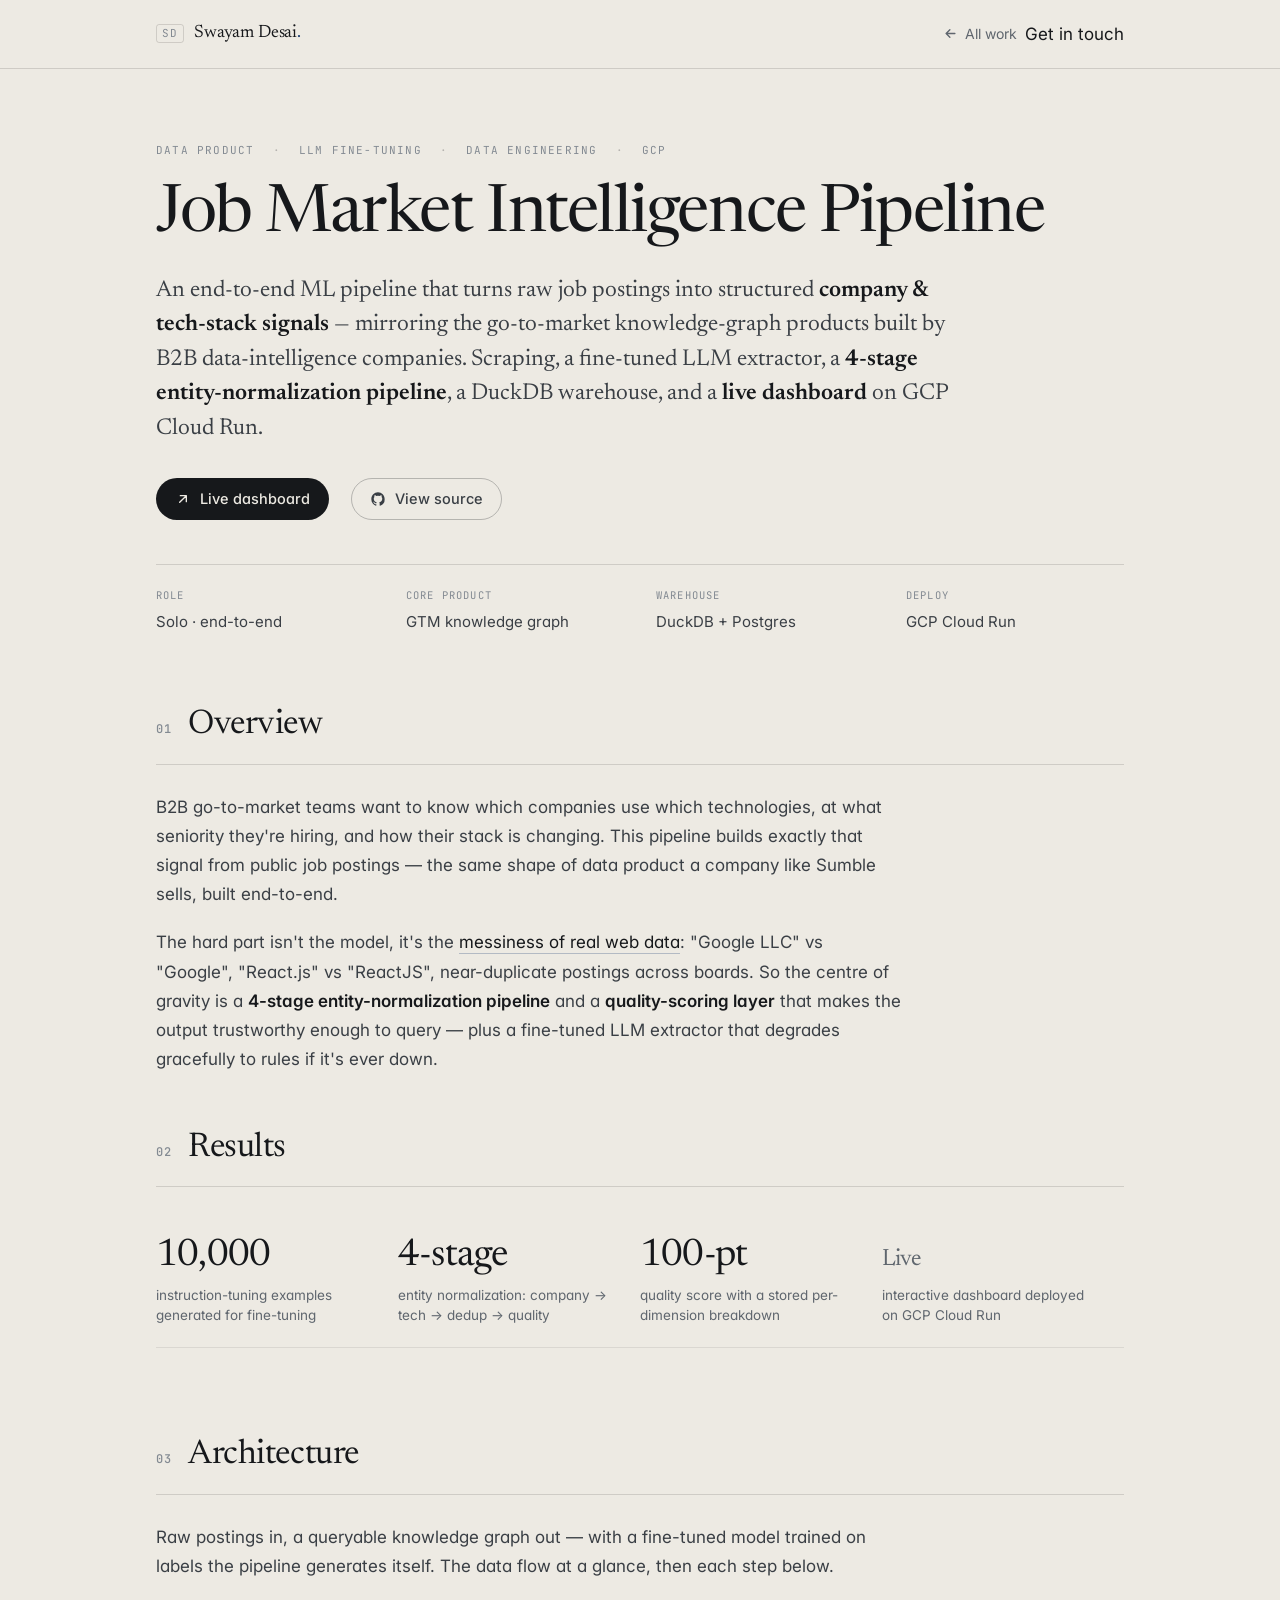
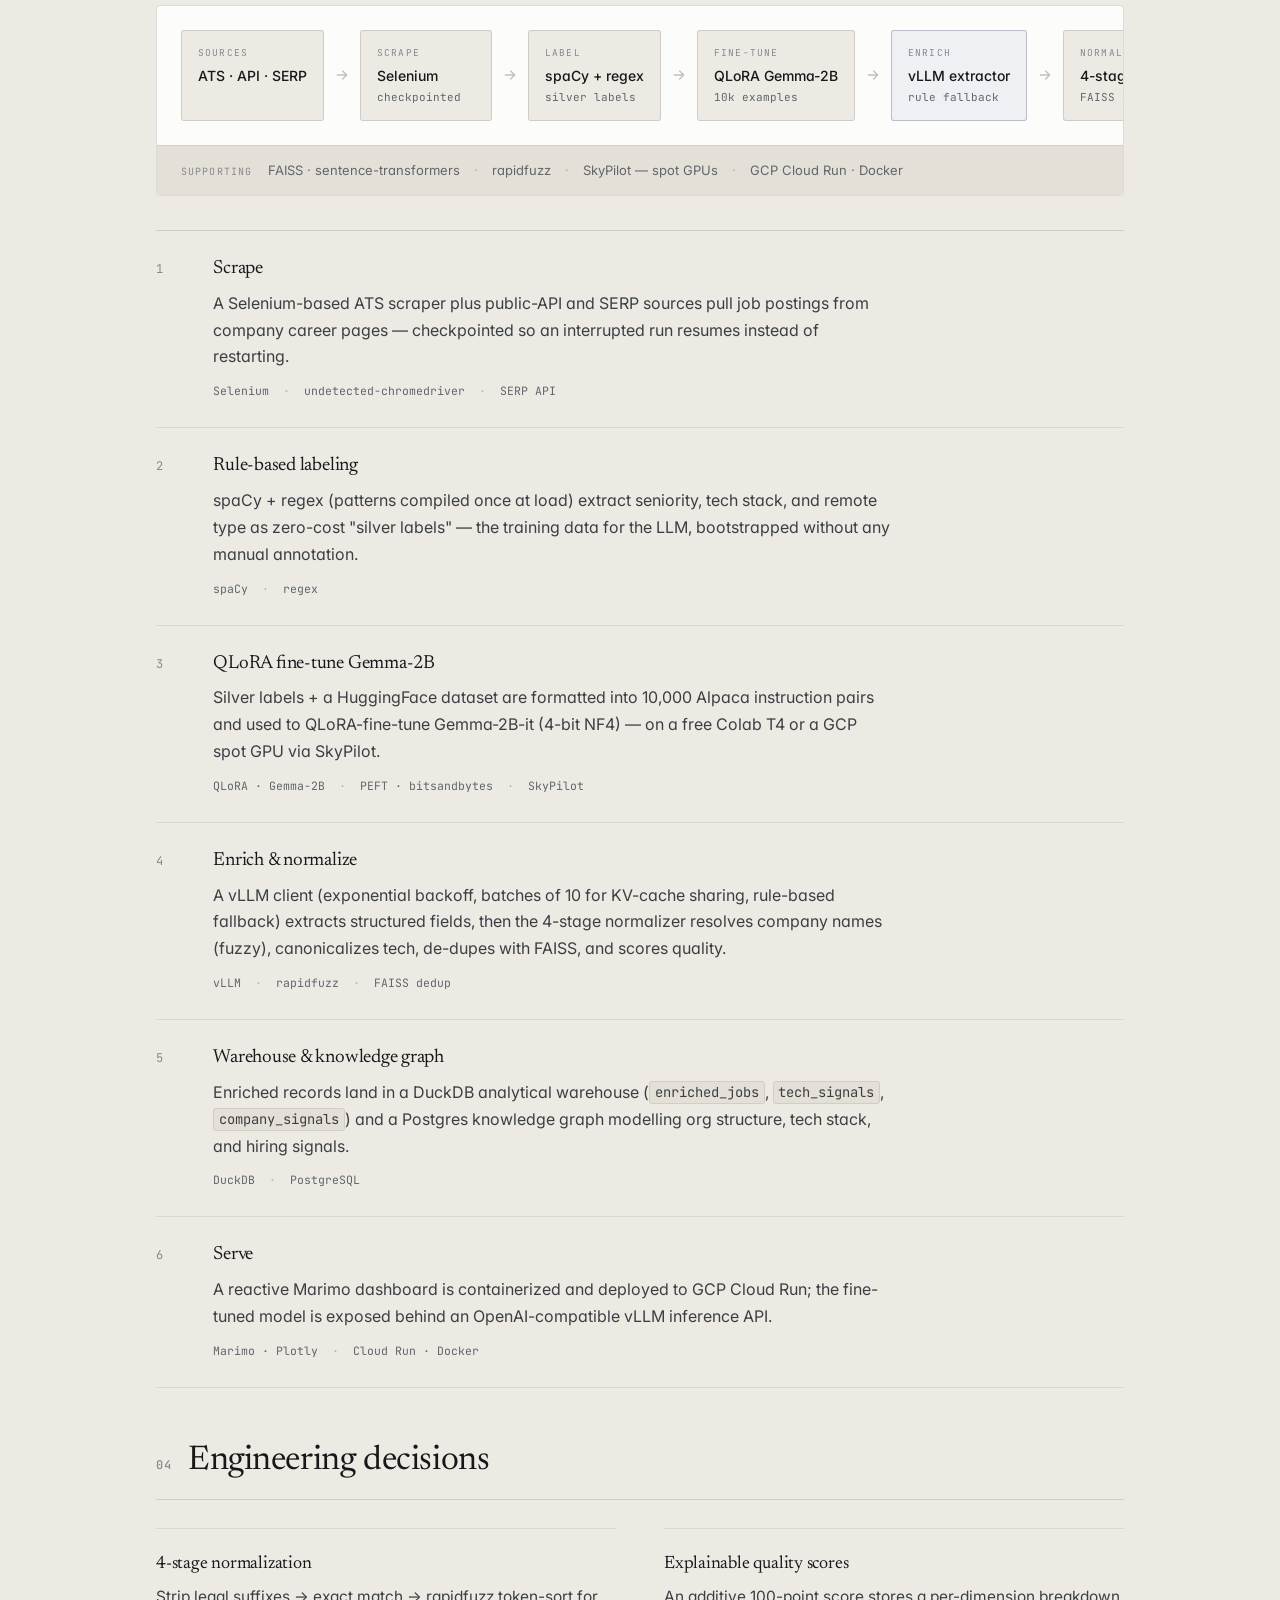
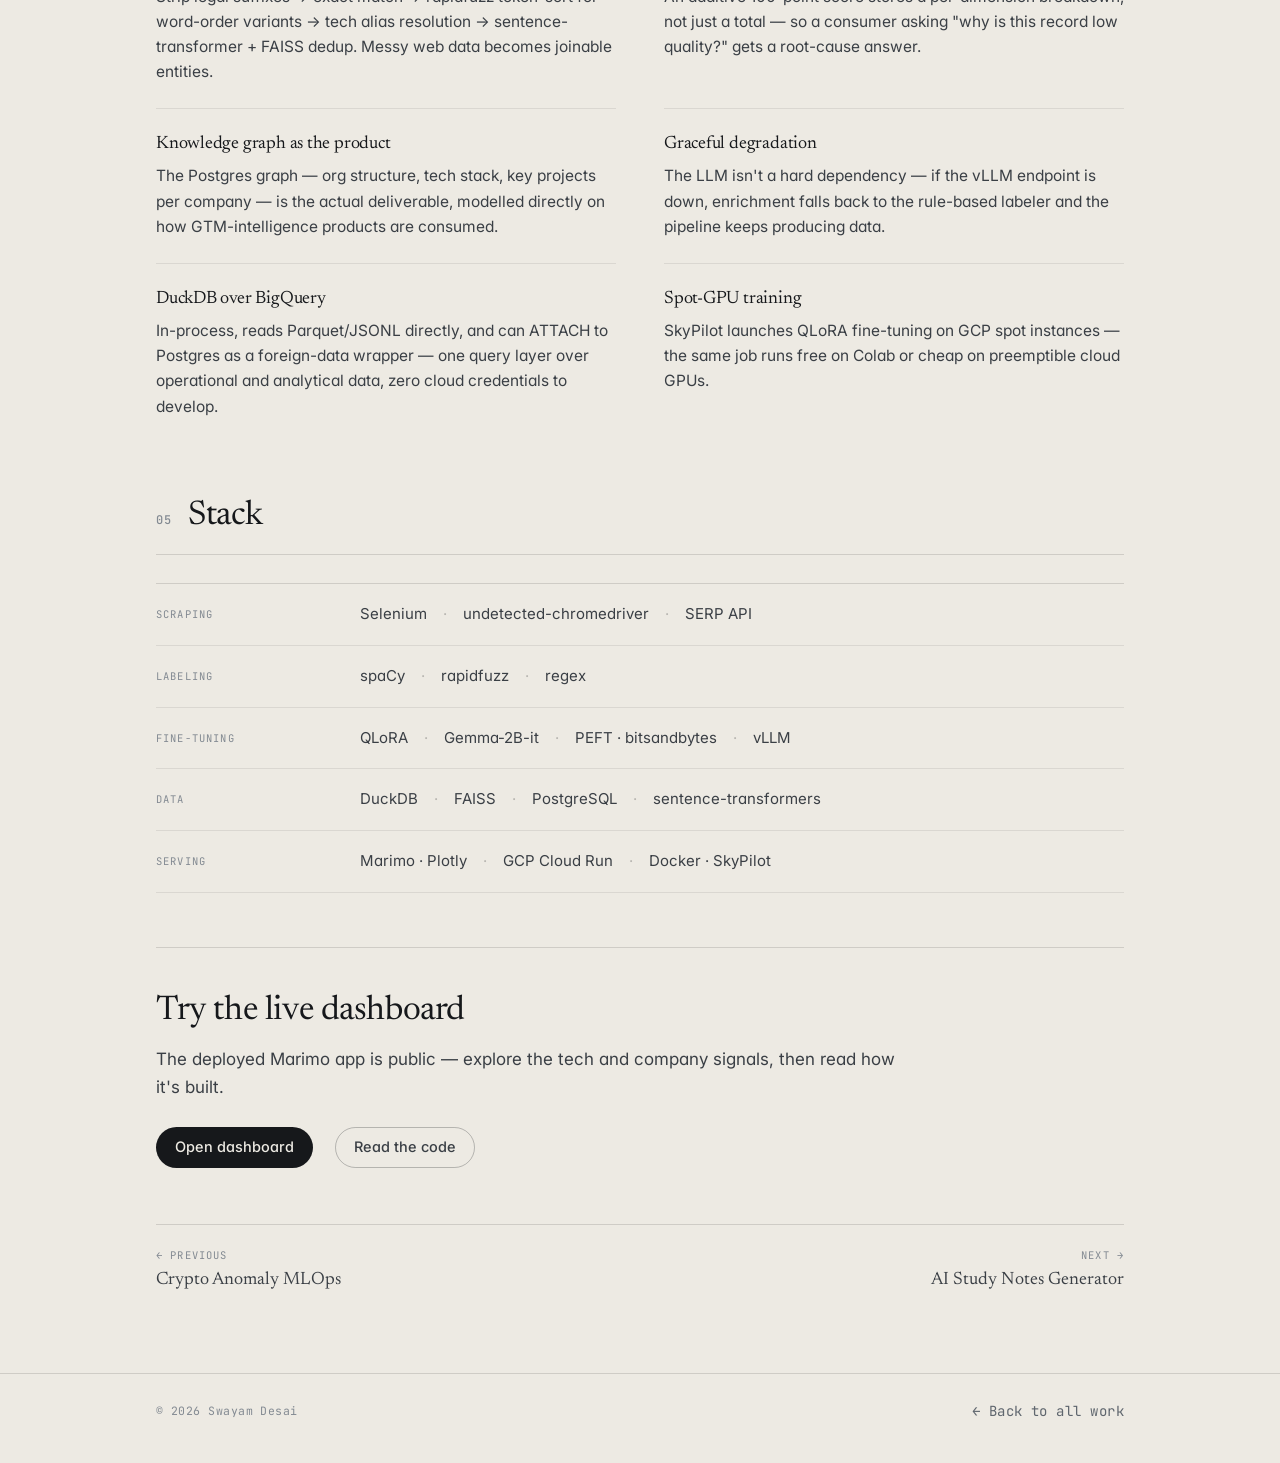
<file: projects/job-market-intelligence.html>
<!DOCTYPE html>
<html lang="en">
<head>
<meta charset="UTF-8" />
<meta name="viewport" content="width=device-width, initial-scale=1.0" />
<title>Job Market Intelligence Pipeline — Swayam Desai</title>
<meta name="description" content="End-to-end ML data product: scrape → rule-based labeling → QLoRA-finetuned Gemma-2B extractor → 4-stage entity normalization → DuckDB warehouse + Postgres knowledge graph → live Marimo dashboard on GCP Cloud Run." />
<link rel="icon" href="../favicon.svg" type="image/svg+xml" />
<link rel="preconnect" href="https://fonts.googleapis.com" />
<link rel="preconnect" href="https://fonts.gstatic.com" crossorigin />
<link href="https://fonts.googleapis.com/css2?family=Inter:wght@400;500;600&family=JetBrains+Mono:wght@400;500&family=Newsreader:ital,opsz,wght@0,6..72,300..600;1,6..72,300..500&display=swap" rel="stylesheet" />
<link rel="stylesheet" href="../styles.css" />
<link rel="stylesheet" href="../projects.css" />
</head>
<body>

<header class="nav scrolled" id="nav">
  <div class="wrap nav-inner">
    <a class="brand" href="../index.html#top"><span class="mark">SD</span><span>Swayam Desai<span class="dot">.</span></span></a>
    <div style="display:flex;align-items:center;gap:8px">
      <a class="back-link" href="../index.html#work"><svg viewBox="0 0 24 24" fill="none" stroke="currentColor" stroke-width="2.2" stroke-linecap="round" stroke-linejoin="round"><path d="M19 12H5M11 6l-6 6 6 6"/></svg> All work</a>
      <a class="nav-cta" href="../index.html#contact">Get in touch</a>
    </div>
  </div>
</header>

<main id="top">
  <section class="cs-hero section" style="padding-bottom:0">
    <div class="wrap">
      <div class="cs-tags">
        <span class="card-tag">Data Product</span>
        <span class="card-tag">LLM Fine-tuning</span>
        <span class="card-tag">Data Engineering</span>
        <span class="card-tag">GCP</span>
      </div>
      <h1>Job Market Intelligence Pipeline</h1>
      <p class="lede">An end-to-end ML pipeline that turns raw job postings into structured <strong>company &amp; tech-stack signals</strong> — mirroring the go-to-market knowledge-graph products built by B2B data-intelligence companies. Scraping, a fine-tuned LLM extractor, a <strong>4-stage entity-normalization pipeline</strong>, a DuckDB warehouse, and a <strong>live dashboard</strong> on GCP Cloud Run.</p>
      <div class="cs-actions">
        <a class="btn btn-primary" href="https://job-market-dashboard-382820901717.us-central1.run.app" target="_blank" rel="noopener">
          <svg viewBox="0 0 24 24" fill="none" stroke="currentColor" stroke-width="2" stroke-linecap="round" stroke-linejoin="round"><path d="M7 17 17 7M8 7h9v9"/></svg>
          Live dashboard
        </a>
        <a class="btn btn-ghost" href="https://github.com/SwayamDesai/job-market-intelligence" target="_blank" rel="noopener">
          <svg viewBox="0 0 24 24" fill="currentColor"><path d="M12 2C6.48 2 2 6.58 2 12.25c0 4.53 2.87 8.37 6.84 9.73.5.1.68-.22.68-.49 0-.24-.01-.87-.01-1.71-2.78.62-3.37-1.37-3.37-1.37-.45-1.18-1.11-1.49-1.11-1.49-.91-.64.07-.62.07-.62 1 .07 1.53 1.06 1.53 1.06.89 1.56 2.34 1.11 2.91.85.09-.66.35-1.11.63-1.37-2.22-.26-4.56-1.14-4.56-5.07 0-1.12.39-2.03 1.03-2.75-.1-.26-.45-1.3.1-2.71 0 0 .84-.28 2.75 1.05a9.35 9.35 0 0 1 5 0c1.91-1.33 2.75-1.05 2.75-1.05.55 1.41.2 2.45.1 2.71.64.72 1.03 1.63 1.03 2.75 0 3.94-2.34 4.81-4.57 5.06.36.32.68.94.68 1.9 0 1.37-.01 2.47-.01 2.81 0 .27.18.6.69.49A10.04 10.04 0 0 0 22 12.25C22 6.58 17.52 2 12 2Z"/></svg>
          View source
        </a>
      </div>
      <div class="meta-row reveal">
        <div class="meta-cell"><div class="k">Role</div><div class="v">Solo · end-to-end</div></div>
        <div class="meta-cell"><div class="k">Core product</div><div class="v">GTM knowledge graph</div></div>
        <div class="meta-cell"><div class="k">Warehouse</div><div class="v">DuckDB + Postgres</div></div>
        <div class="meta-cell"><div class="k">Deploy</div><div class="v">GCP Cloud Run</div></div>
      </div>
    </div>
  </section>

  <section class="cs-section" style="padding-top:clamp(48px,7vw,72px)">
    <div class="wrap">
      <h2><span class="idx">01</span> Overview</h2>
      <div class="prose reveal">
        <p>B2B go-to-market teams want to know which companies use which technologies, at what seniority they're hiring, and how their stack is changing. This pipeline builds exactly that signal from public job postings — the same shape of data product a company like Sumble sells, built end-to-end.</p>
        <p>The hard part isn't the model, it's the <span class="accent-text">messiness of real web data</span>: "Google LLC" vs "Google", "React.js" vs "ReactJS", near-duplicate postings across boards. So the centre of gravity is a <strong>4-stage entity-normalization pipeline</strong> and a <strong>quality-scoring layer</strong> that makes the output trustworthy enough to query — plus a fine-tuned LLM extractor that degrades gracefully to rules if it's ever down.</p>
      </div>
    </div>
  </section>

  <section class="cs-section">
    <div class="wrap">
      <h2><span class="idx">02</span> Results</h2>
      <div class="result-grid reveal">
        <div class="result-cell"><div class="big">10,000</div><div class="cap">instruction-tuning examples generated for fine-tuning</div></div>
        <div class="result-cell"><div class="big">4-stage</div><div class="cap">entity normalization: company → tech → dedup → quality</div></div>
        <div class="result-cell"><div class="big">100-pt</div><div class="cap">quality score with a stored per-dimension breakdown</div></div>
        <div class="result-cell"><div class="big"><span class="u">Live</span></div><div class="cap">interactive dashboard deployed on GCP Cloud Run</div></div>
      </div>
    </div>
  </section>

  <section class="cs-section">
    <div class="wrap">
      <h2><span class="idx">03</span> Architecture</h2>
      <p class="intro">Raw postings in, a queryable knowledge graph out — with a fine-tuned model trained on labels the pipeline generates itself. The data flow at a glance, then each step below.</p>
      <div class="arch reveal">
        <div class="arch-scroll">
          <div class="arch-track">
            <div class="arch-col"><div class="arch-node"><div class="t">Sources</div><div class="n">ATS · API · SERP</div></div></div>
            <div class="arch-arrow"><svg viewBox="0 0 24 24" fill="none" stroke="currentColor" stroke-width="2" stroke-linecap="round" stroke-linejoin="round"><path d="M5 12h14M13 6l6 6-6 6"/></svg></div>
            <div class="arch-col"><div class="arch-node"><div class="t">Scrape</div><div class="n">Selenium</div><div class="sub">checkpointed</div></div></div>
            <div class="arch-arrow"><svg viewBox="0 0 24 24" fill="none" stroke="currentColor" stroke-width="2" stroke-linecap="round" stroke-linejoin="round"><path d="M5 12h14M13 6l6 6-6 6"/></svg></div>
            <div class="arch-col"><div class="arch-node"><div class="t">Label</div><div class="n">spaCy + regex</div><div class="sub">silver labels</div></div></div>
            <div class="arch-arrow"><svg viewBox="0 0 24 24" fill="none" stroke="currentColor" stroke-width="2" stroke-linecap="round" stroke-linejoin="round"><path d="M5 12h14M13 6l6 6-6 6"/></svg></div>
            <div class="arch-col"><div class="arch-node"><div class="t">Fine-tune</div><div class="n">QLoRA Gemma-2B</div><div class="sub">10k examples</div></div></div>
            <div class="arch-arrow"><svg viewBox="0 0 24 24" fill="none" stroke="currentColor" stroke-width="2" stroke-linecap="round" stroke-linejoin="round"><path d="M5 12h14M13 6l6 6-6 6"/></svg></div>
            <div class="arch-col"><div class="arch-node primary"><div class="t">Enrich</div><div class="n">vLLM extractor</div><div class="sub">rule fallback</div></div></div>
            <div class="arch-arrow"><svg viewBox="0 0 24 24" fill="none" stroke="currentColor" stroke-width="2" stroke-linecap="round" stroke-linejoin="round"><path d="M5 12h14M13 6l6 6-6 6"/></svg></div>
            <div class="arch-col"><div class="arch-node"><div class="t">Normalize</div><div class="n">4-stage pipeline</div><div class="sub">FAISS dedup</div></div></div>
            <div class="arch-arrow"><svg viewBox="0 0 24 24" fill="none" stroke="currentColor" stroke-width="2" stroke-linecap="round" stroke-linejoin="round"><path d="M5 12h14M13 6l6 6-6 6"/></svg></div>
            <div class="arch-col"><div class="arch-node primary store"><div class="t">Store</div><div class="n">DuckDB + Postgres KG</div></div></div>
            <div class="arch-arrow"><svg viewBox="0 0 24 24" fill="none" stroke="currentColor" stroke-width="2" stroke-linecap="round" stroke-linejoin="round"><path d="M5 12h14M13 6l6 6-6 6"/></svg></div>
            <div class="arch-col"><div class="arch-node"><div class="t">Serve</div><div class="n">Marimo dashboard</div><div class="sub">Cloud Run</div></div></div>
          </div>
        </div>
        <div class="arch-infra"><span class="lbl">Supporting</span><div class="items"><span>FAISS · sentence-transformers</span><span>rapidfuzz</span><span>SkyPilot — spot GPUs</span><span>GCP Cloud Run · Docker</span></div></div>
      </div>
      <div class="flow reveal">
        <div class="flow-step"><div class="flow-rail"><div class="flow-node">1</div><div class="flow-connector"></div></div><div class="flow-body"><h3>Scrape</h3><p>A Selenium-based ATS scraper plus public-API and SERP sources pull job postings from company career pages — checkpointed so an interrupted run resumes instead of restarting.</p><div class="chips"><span>Selenium</span><span>undetected-chromedriver</span><span>SERP API</span></div></div></div>
        <div class="flow-step"><div class="flow-rail"><div class="flow-node">2</div><div class="flow-connector"></div></div><div class="flow-body"><h3>Rule-based labeling</h3><p>spaCy + regex (patterns compiled once at load) extract seniority, tech stack, and remote type as zero-cost "silver labels" — the training data for the LLM, bootstrapped without any manual annotation.</p><div class="chips"><span>spaCy</span><span>regex</span></div></div></div>
        <div class="flow-step"><div class="flow-rail"><div class="flow-node">3</div><div class="flow-connector"></div></div><div class="flow-body"><h3>QLoRA fine-tune Gemma-2B</h3><p>Silver labels + a HuggingFace dataset are formatted into 10,000 Alpaca instruction pairs and used to QLoRA-fine-tune Gemma-2B-it (4-bit NF4) — on a free Colab T4 or a GCP spot GPU via SkyPilot.</p><div class="chips"><span>QLoRA · Gemma-2B</span><span>PEFT · bitsandbytes</span><span>SkyPilot</span></div></div></div>
        <div class="flow-step"><div class="flow-rail"><div class="flow-node">4</div><div class="flow-connector"></div></div><div class="flow-body"><h3>Enrich &amp; normalize</h3><p>A vLLM client (exponential backoff, batches of 10 for KV-cache sharing, rule-based fallback) extracts structured fields, then the 4-stage normalizer resolves company names (fuzzy), canonicalizes tech, de-dupes with FAISS, and scores quality.</p><div class="chips"><span>vLLM</span><span>rapidfuzz</span><span>FAISS dedup</span></div></div></div>
        <div class="flow-step"><div class="flow-rail"><div class="flow-node">5</div><div class="flow-connector"></div></div><div class="flow-body"><h3>Warehouse &amp; knowledge graph</h3><p>Enriched records land in a DuckDB analytical warehouse (<code>enriched_jobs</code>, <code>tech_signals</code>, <code>company_signals</code>) and a Postgres knowledge graph modelling org structure, tech stack, and hiring signals.</p><div class="chips"><span>DuckDB</span><span>PostgreSQL</span></div></div></div>
        <div class="flow-step"><div class="flow-rail"><div class="flow-node">6</div></div><div class="flow-body"><h3>Serve</h3><p>A reactive Marimo dashboard is containerized and deployed to GCP Cloud Run; the fine-tuned model is exposed behind an OpenAI-compatible vLLM inference API.</p><div class="chips"><span>Marimo · Plotly</span><span>Cloud Run · Docker</span></div></div></div>
      </div>
    </div>
  </section>

  <section class="cs-section">
    <div class="wrap">
      <h2><span class="idx">04</span> Engineering decisions</h2>
      <div class="highlights reveal">
        <div class="hl-card"><div class="hl-icon"><svg viewBox="0 0 24 24" fill="none" stroke="currentColor" stroke-width="2" stroke-linecap="round" stroke-linejoin="round"><path d="M4 7V5a2 2 0 0 1 2-2h12a2 2 0 0 1 2 2v2M9 21h6M12 3v18"/></svg></div><h3>4-stage normalization</h3><p>Strip legal suffixes → exact match → rapidfuzz token-sort for word-order variants → tech alias resolution → sentence-transformer + FAISS dedup. Messy web data becomes joinable entities.</p></div>
        <div class="hl-card"><div class="hl-icon"><svg viewBox="0 0 24 24" fill="none" stroke="currentColor" stroke-width="2" stroke-linecap="round" stroke-linejoin="round"><path d="M3 3v18h18"/><path d="M7 16V9M12 16v-5M17 16v-9"/></svg></div><h3>Explainable quality scores</h3><p>An additive 100-point score stores a per-dimension breakdown, not just a total — so a consumer asking "why is this record low quality?" gets a root-cause answer.</p></div>
        <div class="hl-card"><div class="hl-icon"><svg viewBox="0 0 24 24" fill="none" stroke="currentColor" stroke-width="2" stroke-linecap="round" stroke-linejoin="round"><circle cx="6" cy="6" r="2"/><circle cx="18" cy="6" r="2"/><circle cx="12" cy="18" r="2"/><path d="M6 8v2a2 2 0 0 0 2 2h8a2 2 0 0 0 2-2V8M12 12v4"/></svg></div><h3>Knowledge graph as the product</h3><p>The Postgres graph — org structure, tech stack, key projects per company — is the actual deliverable, modelled directly on how GTM-intelligence products are consumed.</p></div>
        <div class="hl-card"><div class="hl-icon"><svg viewBox="0 0 24 24" fill="none" stroke="currentColor" stroke-width="2" stroke-linecap="round" stroke-linejoin="round"><path d="M12 2v6M12 22v-6M4.9 4.9l4.2 4.2M14.9 14.9l4.2 4.2"/><circle cx="12" cy="12" r="3"/></svg></div><h3>Graceful degradation</h3><p>The LLM isn't a hard dependency — if the vLLM endpoint is down, enrichment falls back to the rule-based labeler and the pipeline keeps producing data.</p></div>
        <div class="hl-card"><div class="hl-icon"><svg viewBox="0 0 24 24" fill="none" stroke="currentColor" stroke-width="2" stroke-linecap="round" stroke-linejoin="round"><ellipse cx="12" cy="5" rx="9" ry="3"/><path d="M3 5v14a9 3 0 0 0 18 0V5"/></svg></div><h3>DuckDB over BigQuery</h3><p>In-process, reads Parquet/JSONL directly, and can ATTACH to Postgres as a foreign-data wrapper — one query layer over operational and analytical data, zero cloud credentials to develop.</p></div>
        <div class="hl-card"><div class="hl-icon"><svg viewBox="0 0 24 24" fill="none" stroke="currentColor" stroke-width="2" stroke-linecap="round" stroke-linejoin="round"><path d="M17.5 19a4.5 4.5 0 1 0 0-9h-1.3A7 7 0 1 0 4 15.3"/></svg></div><h3>Spot-GPU training</h3><p>SkyPilot launches QLoRA fine-tuning on GCP spot instances — the same job runs free on Colab or cheap on preemptible cloud GPUs.</p></div>
      </div>
    </div>
  </section>

  <section class="cs-section">
    <div class="wrap">
      <h2><span class="idx">05</span> Stack</h2>
      <div class="stack-block reveal">
        <div class="stack-row"><div class="layer">Scraping</div><div class="items"><span>Selenium</span><span>undetected-chromedriver</span><span>SERP API</span></div></div>
        <div class="stack-row"><div class="layer">Labeling</div><div class="items"><span>spaCy</span><span>rapidfuzz</span><span>regex</span></div></div>
        <div class="stack-row"><div class="layer">Fine-tuning</div><div class="items"><span>QLoRA</span><span>Gemma-2B-it</span><span>PEFT · bitsandbytes</span><span>vLLM</span></div></div>
        <div class="stack-row"><div class="layer">Data</div><div class="items"><span>DuckDB</span><span>FAISS</span><span>PostgreSQL</span><span>sentence-transformers</span></div></div>
        <div class="stack-row"><div class="layer">Serving</div><div class="items"><span>Marimo · Plotly</span><span>GCP Cloud Run</span><span>Docker · SkyPilot</span></div></div>
      </div>
    </div>
  </section>

  <section class="section" style="padding-top:0">
    <div class="wrap">
      <div class="cs-cta reveal">
        <h2>Try the live dashboard</h2>
        <p>The deployed Marimo app is public — explore the tech and company signals, then read how it's built.</p>
        <div class="cs-actions">
          <a class="btn btn-primary" href="https://job-market-dashboard-382820901717.us-central1.run.app" target="_blank" rel="noopener">Open dashboard</a>
          <a class="btn btn-ghost" href="https://github.com/SwayamDesai/job-market-intelligence" target="_blank" rel="noopener">Read the code</a>
        </div>
      </div>
      <div class="pager">
        <a class="prev" href="crypto-anomaly-mlops.html"><div class="dir">← Previous</div><div class="name">Crypto Anomaly MLOps</div></a>
        <a class="next" href="ai-study-notes.html"><div class="dir">Next →</div><div class="name">AI Study Notes Generator</div></a>
      </div>
    </div>
  </section>
</main>

<footer class="footer">
  <div class="wrap footer-inner">
    <span class="muted">© <span id="year">2026</span> Swayam Desai</span>
    <a class="back-link" href="../index.html#work">← Back to all work</a>
  </div>
</footer>
<script src="../main.js"></script>

</body>
</html>
</file>
<file: styles.css>
/* ============================================================
   Swayam Desai — portfolio
   Editorial light. Newsreader display / Inter text / JetBrains Mono data.
   Hierarchy comes from type and rules. No gradients, no glow.
   ============================================================ */

:root {
  /* Surfaces — warm paper, one step of elevation */
  --paper:     #EDEAE3;
  --paper-2:   #E4E0D7;
  --card:      #FCFCFB;
  --card-2:    #F7F5F0;

  /* Ink */
  --ink:       #16181B;
  --ink-2:     #3A3F45;
  --ink-3:     #5F666E;
  --muted:     #838A92;

  /* Rules */
  --rule:      rgba(22, 24, 27, 0.14);
  --rule-soft: rgba(22, 24, 27, 0.09);
  --rule-hard: rgba(22, 24, 27, 0.26);

  /* elevation — two layers, both tuned warm so cards read as paper */
  --lift-1: 0 1px 1px rgba(28, 24, 16, 0.05), 0 2px 6px -2px rgba(28, 24, 16, 0.07);
  --lift-2: 0 2px 3px rgba(28, 24, 16, 0.06), 0 14px 28px -12px rgba(28, 24, 16, 0.16);

  /* One accent — deep ink blue. Links, marks, hover. Nothing decorative. */
  --accent:      #1D3F73;
  --accent-2:    #2C5794;
  --accent-wash: rgba(29, 63, 115, 0.06);
  --accent-line: rgba(29, 63, 115, 0.28);
  --pos:         #1C5F45;   /* a passing gate, a win row */

  /* Type */
  --display: "Newsreader", Iowan Old Style, Georgia, "Times New Roman", serif;
  --sans:    "Inter", system-ui, -apple-system, "Segoe UI", Roboto, sans-serif;
  --mono:    "JetBrains Mono", ui-monospace, "SF Mono", Menlo, monospace;

  /* Measure & rhythm */
  --maxw:   1080px;
  --prose:  68ch;
  --gutter: clamp(22px, 5vw, 56px);
  --sp-section: clamp(64px, 9vh, 116px);

  --ease: cubic-bezier(0.22, 1, 0.36, 1);
}

*, *::before, *::after { box-sizing: border-box; }

html {
  -webkit-text-size-adjust: 100%;
  scroll-behavior: smooth;
  scroll-padding-top: 88px;
}
@media (prefers-reduced-motion: reduce) {
  html { scroll-behavior: auto; }
  *, *::before, *::after { animation: none !important; transition: none !important; }
}

body {
  margin: 0;
  background: var(--paper);
  color: var(--ink);
  font-family: var(--sans);
  font-size: 17px;
  line-height: 1.65;
  font-feature-settings: "kern" 1, "liga" 1, "cv11" 1;
  -webkit-font-smoothing: antialiased;
  text-rendering: optimizeLegibility;
}

a { color: inherit; text-decoration: none; }
img, svg { display: block; max-width: 100%; }
::selection { background: rgba(29, 63, 115, 0.14); }

:focus-visible {
  outline: 2px solid var(--accent);
  outline-offset: 3px;
  border-radius: 2px;
}

.wrap {
  width: 100%;
  max-width: var(--maxw);
  margin: 0 auto;
  padding: 0 var(--gutter);
}

.section { padding: var(--sp-section) 0; }

/* ---------- Type ---------- */

h1, h2, h3, h4 {
  font-family: var(--display);
  font-weight: 400;
  font-optical-sizing: auto;
  color: var(--ink);
  margin: 0;
  letter-spacing: -0.012em;
}

h1 {
  font-size: clamp(38px, 5.6vw, 66px);
  line-height: 1.04;
  letter-spacing: -0.022em;
}

h2 {
  font-size: clamp(26px, 3vw, 34px);
  line-height: 1.16;
}

h3 {
  font-size: 20px;
  line-height: 1.3;
}

p { margin: 0 0 1.1em; }
p:last-child { margin-bottom: 0; }

strong { font-weight: 600; color: var(--ink); }
em { font-style: italic; }

code {
  font-family: var(--mono);
  font-size: 0.86em;
  background: var(--paper-2);
  border: 1px solid var(--rule-soft);
  border-radius: 3px;
  padding: 0.1em 0.34em;
}

.lede {
  font-family: var(--display);
  font-size: clamp(19px, 2vw, 23px);
  line-height: 1.5;
  color: var(--ink-2);
  max-width: 62ch;
}

.muted { color: var(--muted); }

.accent-text {
  color: var(--ink);
  border-bottom: 1px solid var(--accent-line);
  padding-bottom: 1px;
}

/* Small mono label — the only "chrome" in the system */
.eyebrow,
.label {
  display: block;
  font-family: var(--mono);
  font-size: 11px;
  font-weight: 500;
  letter-spacing: 0.13em;
  text-transform: uppercase;
  color: var(--muted);
}

/* ---------- Nav ---------- */

.nav {
  position: sticky;
  top: 0;
  z-index: 50;
  background: color-mix(in srgb, var(--paper) 88%, transparent);
  backdrop-filter: saturate(1.4) blur(10px);
  border-bottom: 1px solid transparent;
  transition: border-color 0.25s var(--ease);
}
.nav.scrolled { border-bottom-color: var(--rule); }

.nav-inner {
  display: flex;
  align-items: center;
  justify-content: space-between;
  gap: 20px;
  height: 68px;
}

.brand {
  display: inline-flex;
  align-items: baseline;
  gap: 10px;
  font-family: var(--display);
  font-size: 18px;
  letter-spacing: -0.01em;
}
.brand .mark {
  font-family: var(--mono);
  font-size: 11px;
  letter-spacing: 0.1em;
  color: var(--muted);
  border: 1px solid var(--rule);
  border-radius: 3px;
  padding: 3px 5px;
  line-height: 1;
}
.brand .dot { color: var(--accent); }
.brand > span:last-child { white-space: nowrap; }

@media (max-width: 560px) {
  .brand > span:last-child { display: none; }
}

.nav-links {
  display: flex;
  align-items: center;
  gap: 28px;
  font-size: 14.5px;
  color: var(--ink-2);
}
.nav-links a { position: relative; padding: 4px 0; }
.nav-links a::after {
  content: "";
  position: absolute;
  left: 0; right: 0; bottom: 0;
  height: 1px;
  background: var(--ink);
  transform: scaleX(0);
  transform-origin: left;
  transition: transform 0.28s var(--ease);
}
.nav-links a:hover::after { transform: scaleX(1); }
.nav-links a.nav-cta {
  color: var(--paper);
  background: var(--ink);
  border-radius: 999px;
  padding: 7px 15px;
  font-size: 13.5px;
}
.nav-links a.nav-cta::after { display: none; }
.nav-links a.nav-cta:hover { background: var(--accent); }

.nav-toggle {
  display: none;
  background: none;
  border: 1px solid var(--rule);
  border-radius: 6px;
  padding: 7px;
  color: var(--ink);
  cursor: pointer;
}
.nav-toggle svg { width: 20px; height: 20px; }

@media (max-width: 720px) {
  .nav-toggle { display: inline-flex; }
  .nav-links {
    position: absolute;
    top: 68px; left: 0; right: 0;
    flex-direction: column;
    align-items: flex-start;
    gap: 4px;
    padding: 14px var(--gutter) 20px;
    background: var(--paper);
    border-bottom: 1px solid var(--rule);
    display: none;
  }
  .nav-links.open { display: flex; }
  .nav-links a { padding: 8px 0; font-size: 16px; }
}

/* ---------- Buttons / links ---------- */

.btn {
  display: inline-flex;
  align-items: center;
  gap: 9px;
  font-size: 14.5px;
  font-weight: 500;
  line-height: 1;
  padding: 12px 18px;
  border-radius: 999px;
  border: 1px solid transparent;
  transition: background 0.2s var(--ease), border-color 0.2s var(--ease), color 0.2s var(--ease);
}
.btn svg { width: 16px; height: 16px; flex: none; }

.btn-primary { background: var(--ink); color: var(--paper); }
.btn-primary:hover { background: var(--accent); }

.btn-ghost { border-color: var(--rule-hard); color: var(--ink-2); }
.btn-ghost:hover { border-color: var(--ink); color: var(--ink); }

.link-list {
  display: flex;
  flex-wrap: wrap;
  align-items: center;
  gap: 22px;
  font-size: 14.5px;
  color: var(--ink-2);
}
.link-list a {
  display: inline-flex;
  align-items: center;
  gap: 7px;
  border-bottom: 1px solid var(--rule);
  padding-bottom: 2px;
  transition: border-color 0.2s var(--ease), color 0.2s var(--ease);
}
.link-list a:hover { color: var(--ink); border-bottom-color: var(--ink); }
.link-list svg { width: 15px; height: 15px; }

/* ---------- Hero ---------- */

.hero { padding-top: clamp(56px, 10vh, 104px); }

.hero h1 { max-width: 22ch; }

.hero-sub {
  margin-top: 26px;
  max-width: var(--prose);
  font-size: 17.5px;
  line-height: 1.7;
  color: var(--ink-2);
}

.hero-actions {
  margin-top: 34px;
  display: flex;
  flex-wrap: wrap;
  align-items: center;
  gap: 14px 22px;
}

.availability {
  margin-top: 38px;
  padding-top: 18px;
  border-top: 1px solid var(--rule);
  display: flex;
  flex-wrap: wrap;
  gap: 8px 0;
  font-family: var(--mono);
  font-size: 12px;
  letter-spacing: 0.04em;
  color: var(--ink-3);
}
.availability span { padding-right: 22px; margin-right: 22px; border-right: 1px solid var(--rule); }
.availability span:last-child { border-right: 0; padding-right: 0; margin-right: 0; }
@media (max-width: 720px) {
  .availability span { border-right: 0; padding-right: 0; margin-right: 0; flex: 1 1 100%; }
}
.availability b { color: var(--ink); font-weight: 500; }

/* ---------- Section heads ---------- */

.section-head {
  display: grid;
  gap: 14px;
  padding-bottom: 34px;
  border-bottom: 1px solid var(--rule);
  margin-bottom: 8px;
}
.section-head p {
  max-width: var(--prose);
  color: var(--ink-2);
  margin: 0;
}

/* ---------- Flashcards ----------
   Front carries the claim, back carries the evidence. Both faces occupy one
   grid cell so the card keeps a fixed shape and nothing is ever clipped.
   -------------------------------- */

.fc-grid {
  display: grid;
  grid-template-columns: repeat(3, minmax(0, 1fr));
  gap: 24px;
  margin-top: 44px;
}
@media (max-width: 1000px) { .fc-grid { grid-template-columns: repeat(2, minmax(0, 1fr)); } }

.flashcard {
  aspect-ratio: 3 / 4;
  perspective: 1700px;
}

.fc-inner {
  display: grid;
  grid-template-areas: "face";
  height: 100%;
  transform-style: preserve-3d;
  transition: transform 0.68s cubic-bezier(0.2, 0.8, 0.2, 1);
  will-change: transform;
}
.flashcard.flipped .fc-inner { transform: rotateY(180deg); }

.fc-face {
  grid-area: face;
  display: flex;
  flex-direction: column;
  overflow: hidden;
  padding: 20px 22px 18px;
  background: var(--card);
  border: 1px solid var(--rule);
  border-radius: 10px;
  box-shadow: var(--lift-1);
  backface-visibility: hidden;
  -webkit-backface-visibility: hidden;
  transition: box-shadow 0.24s var(--ease), border-color 0.24s var(--ease), transform 0.24s var(--ease);
}
.fc-back {
  transform: rotateY(180deg);
  background: var(--card-2);
}

.flashcard:hover .fc-front,
.flashcard:hover .fc-back { box-shadow: var(--lift-2); border-color: var(--rule-hard); }
.flashcard:hover .fc-front { transform: translateY(-3px); }
@media (prefers-reduced-motion: reduce) { .flashcard:hover .fc-front { transform: none; } }

.flashcard.flipped .fc-front { pointer-events: none; }
.flashcard:not(.flipped) .fc-back { pointer-events: none; }

/* --- header strip: index + domain, the catalogue-card cue --- */

.fc-head {
  display: flex;
  align-items: center;
  gap: 12px;
  padding-bottom: 12px;
  border-bottom: 1px solid var(--rule);
  margin-bottom: 20px;
  min-height: 34px;
}
.fc-index {
  flex: none;
  font-family: var(--mono);
  font-size: 10.5px;
  font-weight: 500;
  letter-spacing: 0.08em;
  color: var(--paper);
  background: var(--ink);
  border-radius: 3px;
  padding: 4px 6px;
  line-height: 1;
  transition: background 0.24s var(--ease);
}
.flashcard:hover .fc-index { background: var(--accent); }
.fc-kind {
  font-family: var(--mono);
  font-size: 9.5px;
  letter-spacing: 0.12em;
  text-transform: uppercase;
  color: var(--muted);
  line-height: 1.45;
}

/* --- front --- */

.fc-body { position: relative; z-index: 1; }
.fc-front .fc-body { margin-bottom: auto; }

.flashcard h3 {
  font-size: clamp(20px, 1.65vw, 24px);
  line-height: 1.18;
  letter-spacing: -0.016em;
  transition: color 0.24s var(--ease);
}
.flashcard:hover h3 { color: var(--accent); }

.fc-short {
  margin: 12px 0 0;
  font-size: 14.5px;
  line-height: 1.56;
  color: var(--ink-3);
}

/* the big ghost numeral: index-card furniture, and it fills the dead space */
.fc-ghost {
  position: absolute;
  right: 14px;
  bottom: -8px;
  font-family: var(--display);
  font-size: 96px;
  line-height: 1;
  font-weight: 400;
  color: var(--ink);
  opacity: 0.035;
  pointer-events: none;
  user-select: none;
  letter-spacing: -0.04em;
}

.fc-flip {
  position: relative;
  z-index: 1;
  margin-top: 16px;
  padding: 0;
  background: none;
  border: 0;
  display: inline-flex;
  align-items: center;
  gap: 9px;
  font-family: var(--mono);
  font-size: 10.5px;
  letter-spacing: 0.11em;
  text-transform: uppercase;
  color: var(--muted);
  cursor: pointer;
  width: max-content;
  transition: color 0.22s var(--ease), gap 0.22s var(--ease);
}
.fc-flip svg { width: 15px; height: 15px; }
.flashcard:hover .fc-flip { color: var(--accent); gap: 12px; }

/* --- back --- */

.fc-return {
  margin-left: auto;
  padding: 0;
  background: none;
  border: 0;
  display: inline-flex;
  align-items: center;
  gap: 8px;
  font-family: var(--mono);
  font-size: 10px;
  letter-spacing: 0.1em;
  text-transform: uppercase;
  color: var(--muted);
  cursor: pointer;
  transition: color 0.22s var(--ease);
}
.fc-return:hover { color: var(--ink); }
.fc-return svg { width: 14px; height: 14px; }

.fc-back .fc-head { margin-bottom: 16px; }

.fc-detail {
  margin: 0;
  font-size: 13.6px;
  line-height: 1.6;
  color: var(--ink-2);
}

/* results: micro-label above the number, so a long label never fights the
   value for the same line */
.fc-figs {
  display: grid;
  gap: 0;
  margin: 16px 0 0;
  border-top: 1px solid var(--rule);
}
.fc-figs .fig {
  display: grid;
  gap: 3px;
  padding: 9px 0;
  border-bottom: 1px solid var(--rule-soft);
}
.fc-figs dt {
  font-family: var(--mono);
  font-size: 9.5px;
  letter-spacing: 0.1em;
  text-transform: uppercase;
  line-height: 1.4;
  color: var(--muted);
}
.fc-figs dd {
  margin: 0;
  font-family: var(--mono);
  font-size: 13.5px;
  font-weight: 500;
  font-variant-numeric: tabular-nums;
  letter-spacing: -0.015em;
  line-height: 1.25;
  color: var(--ink);
}

.fc-foot {
  margin-top: auto;
  padding-top: 16px;
  display: flex;
  flex-wrap: wrap;
  align-items: center;
  justify-content: space-between;
  gap: 10px 16px;
}
.fc-cta {
  display: inline-flex;
  align-items: center;
  gap: 8px;
  font-size: 13.6px;
  font-weight: 500;
  color: var(--ink);
  border-bottom: 1px solid var(--accent-line);
  padding-bottom: 3px;
  transition: color 0.2s var(--ease), gap 0.2s var(--ease);
}
.fc-cta:hover { color: var(--accent); gap: 11px; }
.fc-cta svg { width: 14px; height: 14px; }

.fc-src {
  display: inline-flex;
  align-items: center;
  gap: 6px;
  font-family: var(--mono);
  font-size: 10px;
  letter-spacing: 0.07em;
  color: var(--muted);
  white-space: nowrap;
}
.fc-src:hover { color: var(--ink); }
.fc-src svg { width: 13px; height: 13px; }

/* reduced motion: cross-fade the faces instead of rotating */
@media (prefers-reduced-motion: reduce) {
  .fc-inner, .flashcard.flipped .fc-inner { transform: none; transition: none; }
  .fc-face { backface-visibility: visible; -webkit-backface-visibility: visible; }
  .fc-back { transform: none; opacity: 0; visibility: hidden; }
  .flashcard.flipped .fc-front { opacity: 0; visibility: hidden; }
  .flashcard.flipped .fc-back { opacity: 1; visibility: visible; }
}

/* phones: no flip, the evidence opens under the claim inside one card */
@media (max-width: 700px) {
  .fc-grid { grid-template-columns: 1fr; gap: 16px; margin-top: 32px; }
  .flashcard { aspect-ratio: auto; perspective: none; }
  .fc-inner {
    grid-template-areas: "front" "back";
    transform: none !important;
    transform-style: flat;
    background: var(--card);
    border: 1px solid var(--rule);
    border-radius: 10px;
    box-shadow: var(--lift-1);
    overflow: hidden;
  }
  .fc-face {
    border: 0;
    border-radius: 0;
    box-shadow: none;
    background: transparent;
    transform: none !important;
    backface-visibility: visible;
    -webkit-backface-visibility: visible;
    overflow: visible;
    padding: 20px 22px;
  }
  .fc-front { grid-area: front; }
  .fc-back { grid-area: back; display: none; padding-top: 0; }
  .flashcard.flipped .fc-back { display: flex; }
  .flashcard.flipped .fc-front { pointer-events: auto; }
  .flashcard:not(.flipped) .fc-back { pointer-events: auto; }
  .flashcard:hover .fc-front { transform: none; }
  .fc-back .fc-head { display: none; }
  .fc-ghost { font-size: 92px; bottom: -10px; }
  .fc-detail { font-size: 15px; padding-top: 18px; border-top: 1px solid var(--rule); }
  .fc-figs dt, .fc-figs dd { font-size: 13.5px; }
  .fc-cta { font-size: 14.5px; }
  .fc-flip svg { transition: transform 0.25s var(--ease); }
  .flashcard.flipped .fc-flip svg { transform: rotate(180deg); }
}

/* ---------- Capabilities ---------- */

.cap-grid {
  display: grid;
  grid-template-columns: repeat(auto-fit, minmax(280px, 1fr));
  gap: 0 48px;
  margin-top: 34px;
}

.cap-row {
  display: grid;
  gap: 7px;
  padding: 22px 0;
  border-bottom: 1px solid var(--rule-soft);
}
.cap-row dt {
  font-family: var(--mono);
  font-size: 11px;
  letter-spacing: 0.1em;
  text-transform: uppercase;
  color: var(--muted);
}
.cap-row dd {
  margin: 0;
  font-size: 15.5px;
  line-height: 1.6;
  color: var(--ink-2);
}

/* ---------- About ---------- */

.about-grid {
  display: grid;
  grid-template-columns: minmax(0, 1fr) 17rem;
  gap: 56px;
  align-items: start;
}
@media (max-width: 860px) {
  .about-grid { grid-template-columns: 1fr; gap: 40px; }
}

.about-body {
  max-width: var(--prose);
  font-size: 17px;
  line-height: 1.72;
  color: var(--ink-2);
}
.about-body p + p { margin-top: 1.05em; }

.facts { display: grid; }
.fact {
  display: grid;
  gap: 4px;
  padding: 16px 0;
  border-top: 1px solid var(--rule-soft);
}
.fact:first-child { border-top: 0; padding-top: 0; }
.fact .k {
  font-family: var(--mono);
  font-size: 10.5px;
  letter-spacing: 0.1em;
  text-transform: uppercase;
  color: var(--muted);
}
.fact .v { font-size: 15px; color: var(--ink-2); }

/* ---------- Contact ---------- */

.contact-block {
  padding-top: 44px;
  border-top: 1px solid var(--rule);
}
.contact-block h2 { max-width: 24ch; }
.contact-block p {
  margin-top: 16px;
  max-width: var(--prose);
  color: var(--ink-2);
}
.contact-actions {
  margin-top: 30px;
  display: flex;
  flex-wrap: wrap;
  gap: 14px 22px;
  align-items: center;
}

/* ---------- Footer ---------- */

.footer {
  border-top: 1px solid var(--rule);
  padding: 26px 0 40px;
}
.footer-inner {
  display: flex;
  flex-wrap: wrap;
  gap: 10px 24px;
  justify-content: space-between;
  align-items: center;
  font-family: var(--mono);
  font-size: 11.5px;
  letter-spacing: 0.04em;
  color: var(--muted);
}
.footer-inner a:hover { color: var(--ink); }

/* ---------- Reveal (one subtle fade, nothing more) ---------- */

.reveal { opacity: 0; transform: translateY(10px); transition: opacity 0.5s var(--ease), transform 0.5s var(--ease); }
.reveal.in { opacity: 1; transform: none; }
@media (prefers-reduced-motion: reduce) {
  .reveal { opacity: 1; transform: none; }
}
</file>
<file: projects.css>
/* ============================================================
   Case study pages. Article layout: one column of prose,
   data in real tables, diagrams as monospace rather than chrome.
   ============================================================ */

/* ---------- Hero ---------- */

.cs-hero { padding-top: clamp(48px, 8vh, 84px); }

.cs-tags {
  display: flex;
  flex-wrap: wrap;
  gap: 6px 18px;
  margin-bottom: 22px;
}
.cs-tags .card-tag {
  font-family: var(--mono);
  font-size: 11px;
  letter-spacing: 0.11em;
  text-transform: uppercase;
  color: var(--muted);
}
.cs-tags .card-tag + .card-tag::before {
  content: "·";
  margin-right: 18px;
  color: var(--rule-hard);
}

.cs-hero h1 { max-width: 24ch; }

.cs-hero .lede { margin-top: 24px; }

.cs-actions {
  margin-top: 32px;
  display: flex;
  flex-wrap: wrap;
  align-items: center;
  gap: 14px 22px;
}

.meta-row {
  margin-top: 44px;
  padding-top: 22px;
  border-top: 1px solid var(--rule);
  display: grid;
  grid-template-columns: repeat(auto-fit, minmax(160px, 1fr));
  gap: 22px 32px;
}
.meta-cell { display: grid; gap: 5px; }
.meta-cell .k {
  font-family: var(--mono);
  font-size: 10.5px;
  letter-spacing: 0.11em;
  text-transform: uppercase;
  color: var(--muted);
}
.meta-cell .v { font-size: 15px; color: var(--ink-2); }

.back-link {
  display: inline-flex;
  align-items: center;
  gap: 7px;
  font-size: 14px;
  color: var(--ink-3);
}
.back-link:hover { color: var(--ink); }
.back-link svg { width: 15px; height: 15px; }

@media (max-width: 560px) {
  .back-link { font-size: 13px; white-space: nowrap; }
  .nav-inner .nav-cta { padding: 6px 12px; font-size: 12.5px; white-space: nowrap; }
}

/* ---------- Sections ---------- */

.cs-section { padding: clamp(44px, 6vh, 72px) 0; }
.cs-section + .cs-section { padding-top: 0; }

.cs-section h2 {
  display: flex;
  align-items: baseline;
  gap: 16px;
  padding-bottom: 18px;
  border-bottom: 1px solid var(--rule);
  margin-bottom: 28px;
}
.cs-section h2 .idx {
  font-family: var(--mono);
  font-size: 12px;
  font-weight: 500;
  letter-spacing: 0.08em;
  color: var(--muted);
}

.prose, .intro {
  max-width: var(--prose);
  font-size: 17px;
  line-height: 1.72;
  color: var(--ink-2);
}
.intro { margin: 0 0 24px; }
.prose p + p { margin-top: 1.05em; }

/* ---------- Result figures ---------- */

.result-grid {
  display: grid;
  grid-template-columns: repeat(auto-fit, minmax(210px, 1fr));
  gap: 0;
  margin-bottom: 34px;
}
.result-cell {
  padding: 22px 26px 22px 0;
  border-bottom: 1px solid var(--rule-soft);
}
.result-cell .big {
  font-family: var(--display);
  font-size: clamp(28px, 3.4vw, 38px);
  line-height: 1.05;
  letter-spacing: -0.02em;
  color: var(--ink);
}
.result-cell .big .u { font-size: 0.62em; color: var(--ink-3); }
.result-cell .cap {
  margin-top: 8px;
  font-size: 13.5px;
  line-height: 1.5;
  color: var(--ink-3);
  max-width: 30ch;
}

/* ---------- Tables ---------- */

.table-scroll {
  overflow-x: auto;
  margin: 4px 0 8px;
  -webkit-overflow-scrolling: touch;
}
table.results {
  width: 100%;
  border-collapse: collapse;
  font-size: 14.5px;
}
table.results th {
  font-family: var(--mono);
  font-size: 10.5px;
  font-weight: 500;
  letter-spacing: 0.1em;
  text-transform: uppercase;
  color: var(--muted);
  text-align: left;
  padding: 0 20px 10px 0;
  border-bottom: 1px solid var(--rule-hard);
  white-space: nowrap;
}
table.results td {
  padding: 12px 20px 12px 0;
  border-bottom: 1px solid var(--rule-soft);
  color: var(--ink-2);
  vertical-align: baseline;
}
table.results td:first-child { color: var(--ink); }
table.results tr.win td { background: var(--accent-wash); }
table.results tr.win td:first-child { box-shadow: inset 2px 0 0 var(--accent); }
table.results td.mono, .mono {
  font-family: var(--mono);
  font-size: 13px;
  font-variant-numeric: tabular-nums;
  letter-spacing: -0.01em;
}
table.results td .pass, .pass { color: var(--pos); }

/* ---------- Architecture strip ---------- */

.arch {
  border: 1px solid var(--rule);
  border-radius: 4px;
  background: var(--card);
  margin-bottom: 34px;
}
.arch-scroll {
  overflow-x: auto;
  padding: 24px;
  -webkit-overflow-scrolling: touch;
}
.arch-track {
  display: flex;
  align-items: stretch;
  gap: 0;
  min-width: max-content;
}
.arch-col { display: flex; }
.arch-node {
  min-width: 132px;
  max-width: 168px;
  padding: 14px 16px;
  border: 1px solid var(--rule);
  border-radius: 3px;
  background: var(--paper);
}
.arch-node .t {
  font-family: var(--mono);
  font-size: 9.5px;
  letter-spacing: 0.12em;
  text-transform: uppercase;
  color: var(--muted);
  margin-bottom: 6px;
}
.arch-node .n {
  font-size: 14px;
  font-weight: 500;
  line-height: 1.3;
  color: var(--ink);
}
.arch-node .sub {
  margin-top: 5px;
  font-family: var(--mono);
  font-size: 11px;
  color: var(--ink-3);
  line-height: 1.4;
}
.arch-node.primary { border-color: var(--accent-line); background: var(--accent-wash); }
.arch-node.store { border-style: dashed; }

.arch-arrow {
  display: flex;
  align-items: center;
  padding: 0 10px;
  color: var(--rule-hard);
}
.arch-arrow svg { width: 16px; height: 16px; }

.arch-caption {
  margin: 0;
  padding: 14px 24px;
  border-top: 1px solid var(--rule-soft);
  font-size: 13.5px;
  line-height: 1.55;
  color: var(--ink-3);
}
.arch-infra {
  display: flex;
  flex-wrap: wrap;
  align-items: baseline;
  gap: 8px 16px;
  padding: 14px 24px;
  border-top: 1px solid var(--rule-soft);
  background: var(--paper-2);
  border-radius: 0 0 4px 4px;
}
.arch-infra .lbl {
  font-family: var(--mono);
  font-size: 10px;
  letter-spacing: 0.11em;
  text-transform: uppercase;
  color: var(--muted);
}
.arch-infra .items {
  display: flex;
  flex-wrap: wrap;
  gap: 4px 14px;
  font-size: 13px;
  color: var(--ink-3);
}
.arch-infra .items span + span::before {
  content: "·";
  margin-right: 14px;
  color: var(--rule-hard);
}

/* ---------- Numbered flow ---------- */

.flow { display: grid; }
.flow-step {
  display: grid;
  grid-template-columns: 2.2rem minmax(0, 1fr);
  gap: 0 22px;
  padding: 26px 0;
  border-top: 1px solid var(--rule-soft);
}
.flow-step:first-child { border-top: 1px solid var(--rule); }
.flow-step:last-child { border-bottom: 1px solid var(--rule-soft); }

.flow-rail { display: block; }
.flow-node {
  font-family: var(--mono);
  font-size: 12px;
  color: var(--muted);
  padding-top: 3px;
}
.flow-connector { display: none; }

.flow-body h3 {
  font-size: 19px;
  margin-bottom: 8px;
}
.flow-body p {
  max-width: var(--prose);
  font-size: 16px;
  line-height: 1.68;
  color: var(--ink-2);
  margin: 0;
}
.chips {
  display: flex;
  flex-wrap: wrap;
  gap: 4px 14px;
  margin-top: 12px;
  font-family: var(--mono);
  font-size: 11.5px;
  color: var(--ink-3);
}
.chips span + span::before {
  content: "·";
  margin-right: 14px;
  color: var(--rule-hard);
}

/* ---------- Highlights (text blocks, no icon cards) ---------- */

.highlights {
  display: grid;
  grid-template-columns: repeat(auto-fit, minmax(300px, 1fr));
  gap: 0 48px;
}
.hl-card {
  padding: 24px 0;
  border-top: 1px solid var(--rule-soft);
}
.hl-icon { display: none; }
.hl-card h3 {
  font-size: 18px;
  margin-bottom: 7px;
}
.hl-card p {
  font-size: 15.5px;
  line-height: 1.62;
  color: var(--ink-2);
  margin: 0;
  max-width: 46ch;
}

/* ---------- Stack ---------- */

.stack-block { border-top: 1px solid var(--rule); }
.stack-row {
  display: grid;
  grid-template-columns: 11rem minmax(0, 1fr);
  gap: 6px 28px;
  padding: 18px 0;
  border-bottom: 1px solid var(--rule-soft);
}
.stack-row .layer {
  font-family: var(--mono);
  font-size: 10.5px;
  letter-spacing: 0.11em;
  text-transform: uppercase;
  color: var(--muted);
  padding-top: 4px;
}
.stack-row .items {
  display: flex;
  flex-wrap: wrap;
  gap: 4px 16px;
  font-size: 15px;
  color: var(--ink-2);
}
.stack-row .items span + span::before {
  content: "·";
  margin-right: 16px;
  color: var(--rule-hard);
}
@media (max-width: 620px) {
  .stack-row { grid-template-columns: 1fr; }
}

/* ---------- Closing CTA + pager ---------- */

.cs-cta {
  padding-top: 44px;
  border-top: 1px solid var(--rule);
}
.cs-cta h2 {
  border: 0;
  padding: 0;
  margin: 0 0 14px;
  display: block;
  max-width: 26ch;
}
.cs-cta p {
  max-width: var(--prose);
  color: var(--ink-2);
  margin: 0;
}
.cs-cta .cs-actions { margin-top: 26px; }

.pager {
  margin-top: 56px;
  padding-top: 22px;
  border-top: 1px solid var(--rule);
  display: flex;
  justify-content: space-between;
  gap: 24px;
}
.pager a { max-width: 46%; }
.pager .next { text-align: right; }
.pager .dir {
  font-family: var(--mono);
  font-size: 10.5px;
  letter-spacing: 0.11em;
  text-transform: uppercase;
  color: var(--muted);
  margin-bottom: 5px;
}
.pager .name {
  font-family: var(--display);
  font-size: 18px;
  line-height: 1.25;
  color: var(--ink-2);
}
.pager a:hover .name { color: var(--accent); }
</file>
